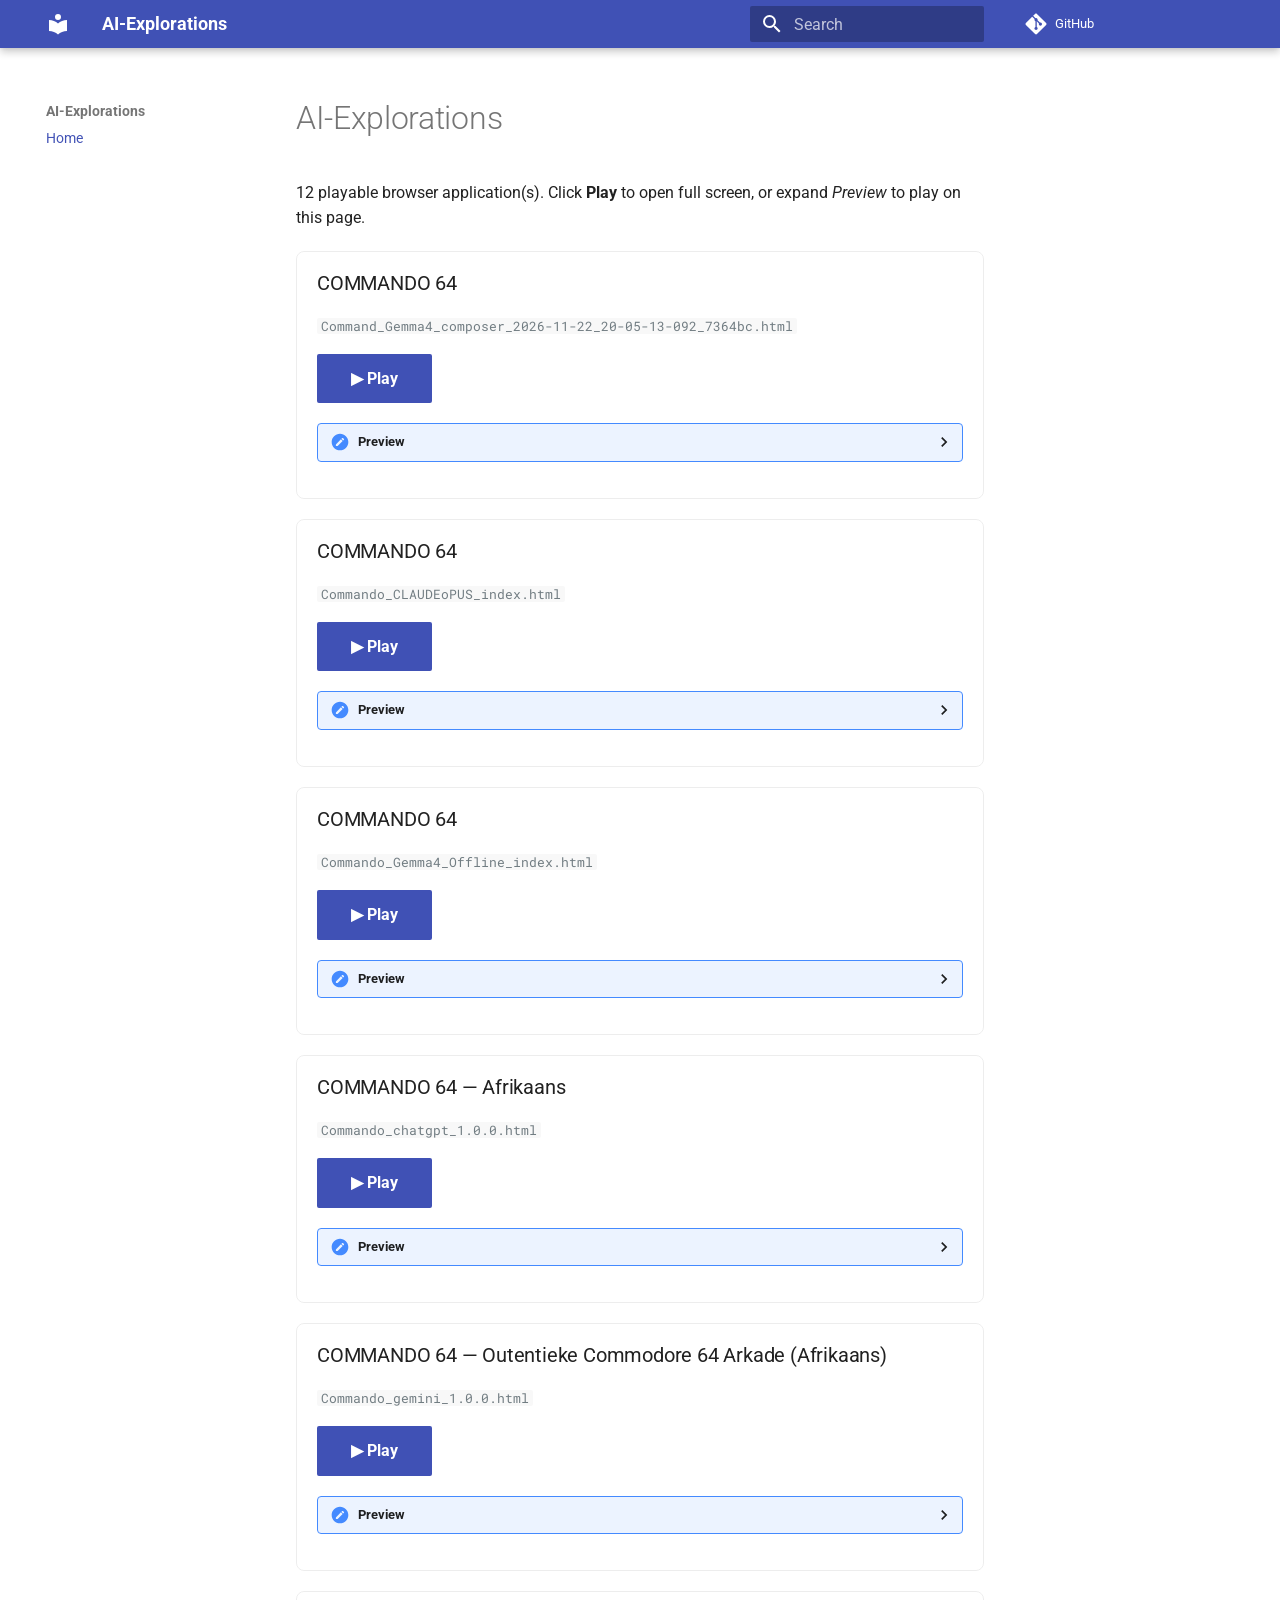
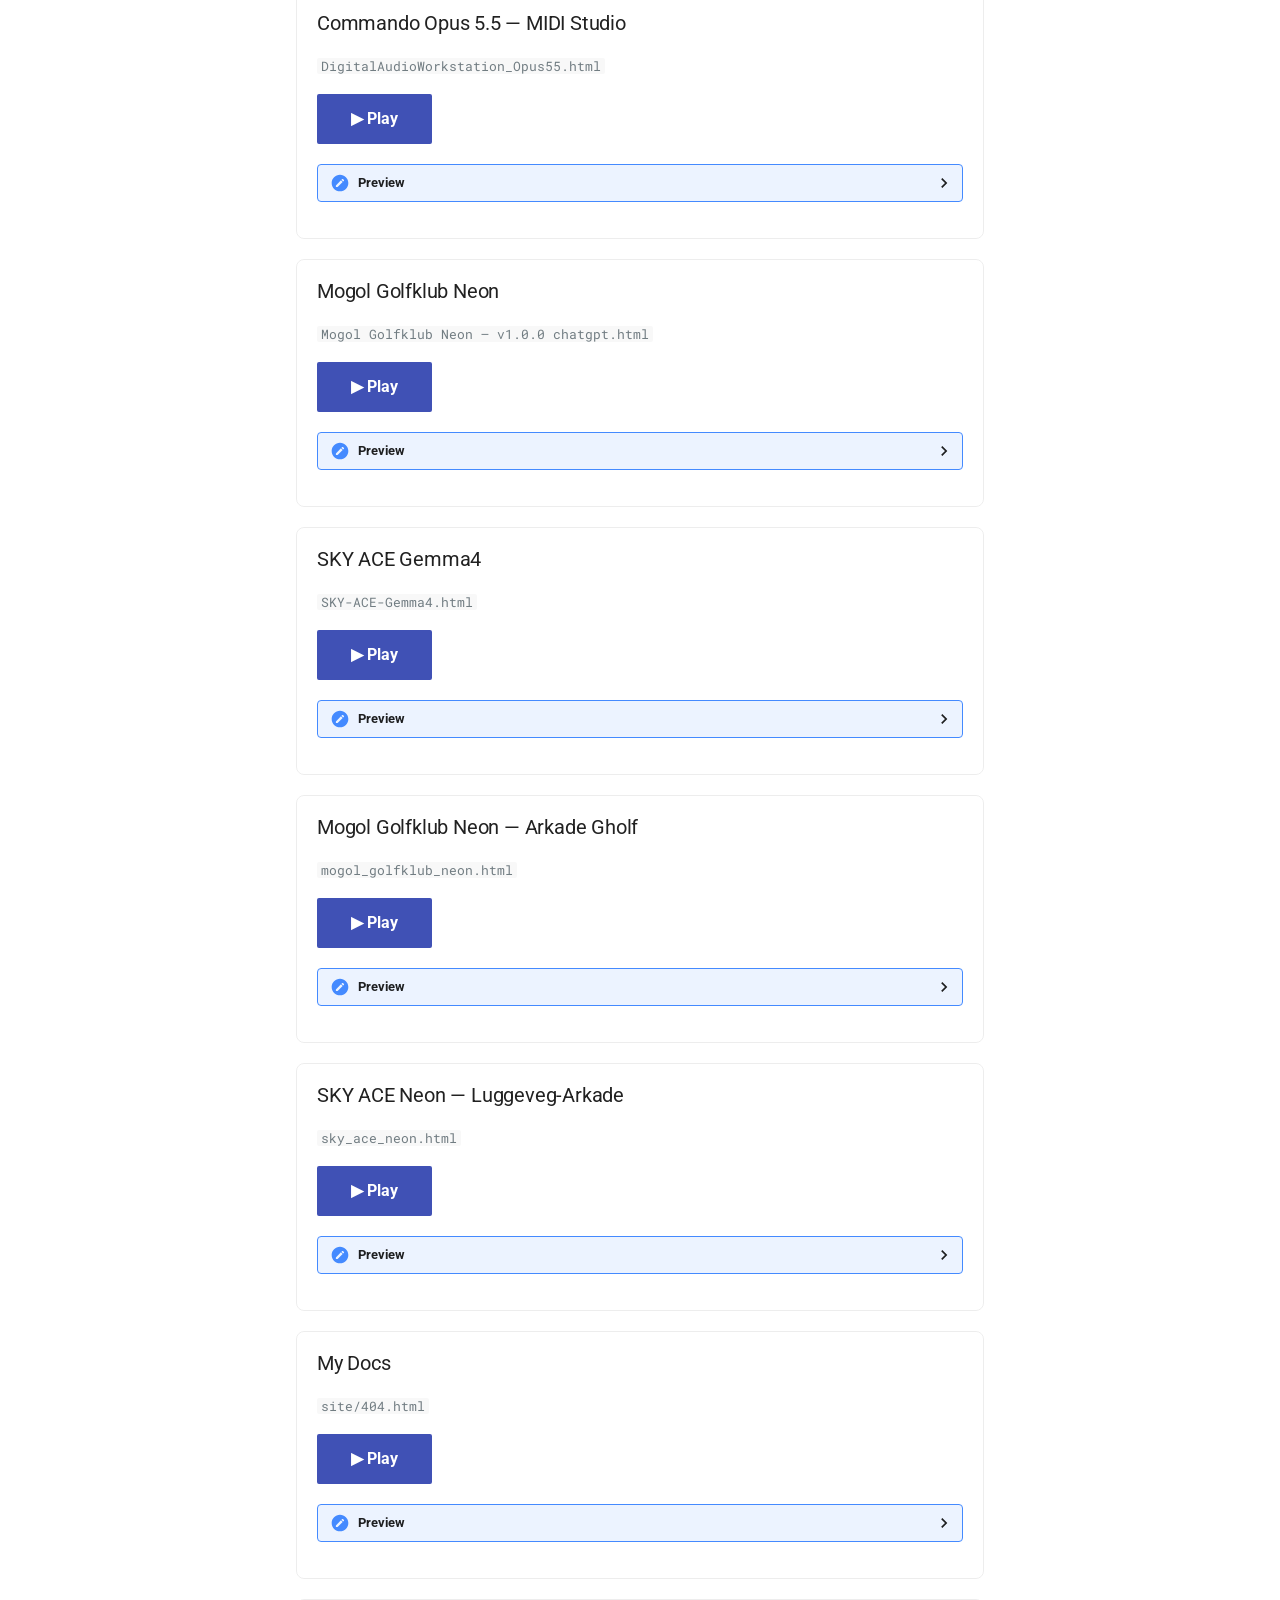
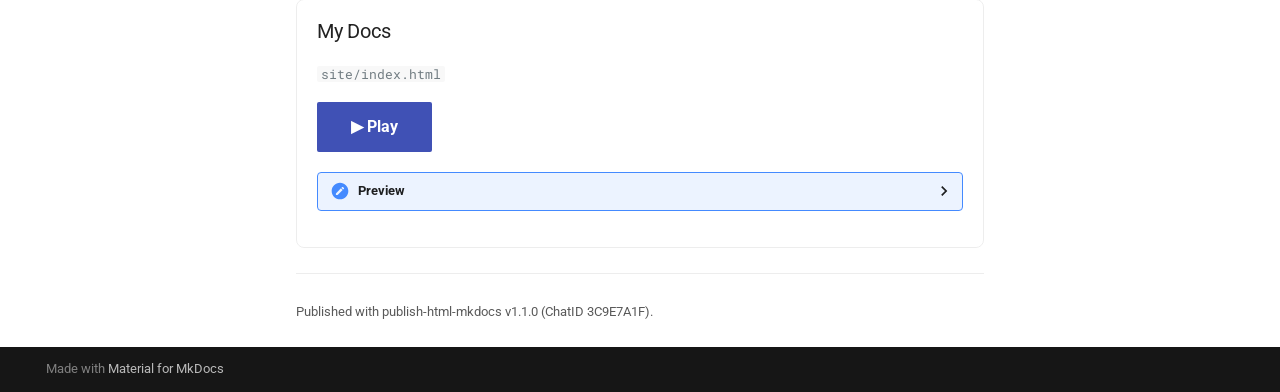
<file: index.html>
<!doctype html>
<html lang="en" class="no-js">
  <head>
    
      <meta charset="utf-8">
      <meta name="viewport" content="width=device-width,initial-scale=1">
      
      
      
        <link rel="canonical" href="https://pappavis.github.io/AI-Explorations/">
      
      
      
      
        
      
      
      <link rel="icon" href="assets/images/favicon.png">
      <meta name="generator" content="mkdocs-1.6.1, mkdocs-material-9.8.2">
    
    
      
        <title>AI-Explorations</title>
      
    
    
      <link rel="stylesheet" href="assets/stylesheets/main.57a0d79d.min.css">
      
      


    
    
      
    
    
      
        
        
        <link rel="preconnect" href="https://fonts.gstatic.com" crossorigin>
        <link rel="stylesheet" href="https://fonts.googleapis.com/css?family=Roboto:300,300i,400,400i,700,700i%7CRoboto+Mono:400,400i,700,700i&display=fallback">
        <style>:root{--md-text-font:"Roboto";--md-code-font:"Roboto Mono"}</style>
      
    
    
      <link rel="stylesheet" href="assets/games.css">
    
    <script>__md_scope=new URL(".",location),__md_hash=e=>[...e].reduce(((e,_)=>(e<<5)-e+_.charCodeAt(0)),0),__md_get=(e,_=localStorage,t=__md_scope)=>JSON.parse(_.getItem(t.pathname+"."+e)),__md_set=(e,_,t=localStorage,a=__md_scope)=>{try{t.setItem(a.pathname+"."+e,JSON.stringify(_))}catch(e){}}</script>
    
      

    
    
  </head>
  
  
    <body dir="ltr">
  
    
    <input class="md-toggle" data-md-toggle="drawer" type="checkbox" id="__drawer" autocomplete="off">
    <input class="md-toggle" data-md-toggle="search" type="checkbox" id="__search" autocomplete="off">
    <label class="md-overlay" for="__drawer"></label>
    <div data-md-component="skip">
      
        
        <a href="#ai-explorations" class="md-skip">
          Skip to content
        </a>
      
    </div>
    <div data-md-component="announce">
      
    </div>
    
    
      

  

<header class="md-header md-header--shadow" data-md-component="header">
  <nav class="md-header__inner md-grid" aria-label="Header">
    <a href="." title="AI-Explorations" class="md-header__button md-logo" aria-label="AI-Explorations" data-md-component="logo">
      
  
  <svg xmlns="http://www.w3.org/2000/svg" viewBox="0 0 24 24"><path d="M12 8a3 3 0 0 0 3-3 3 3 0 0 0-3-3 3 3 0 0 0-3 3 3 3 0 0 0 3 3m0 3.54C9.64 9.35 6.5 8 3 8v11c3.5 0 6.64 1.35 9 3.54 2.36-2.19 5.5-3.54 9-3.54V8c-3.5 0-6.64 1.35-9 3.54"/></svg>

    </a>
    <label class="md-header__button md-icon" for="__drawer">
      
      <svg xmlns="http://www.w3.org/2000/svg" viewBox="0 0 24 24"><path d="M3 6h18v2H3zm0 5h18v2H3zm0 5h18v2H3z"/></svg>
    </label>
    <div class="md-header__title" data-md-component="header-title">
      <div class="md-header__ellipsis">
        <div class="md-header__topic">
          <span class="md-ellipsis">
            AI-Explorations
          </span>
        </div>
        <div class="md-header__topic" data-md-component="header-topic">
          <span class="md-ellipsis">
            
              Home
            
          </span>
        </div>
      </div>
    </div>
    
    
      <script>var palette=__md_get("__palette");if(palette&&palette.color){if("(prefers-color-scheme)"===palette.color.media){var media=matchMedia("(prefers-color-scheme: light)"),input=document.querySelector(media.matches?"[data-md-color-media='(prefers-color-scheme: light)']":"[data-md-color-media='(prefers-color-scheme: dark)']");palette.color.media=input.getAttribute("data-md-color-media"),palette.color.scheme=input.getAttribute("data-md-color-scheme"),palette.color.primary=input.getAttribute("data-md-color-primary"),palette.color.accent=input.getAttribute("data-md-color-accent")}for(var[key,value]of Object.entries(palette.color))document.body.setAttribute("data-md-color-"+key,value)}</script>
    
    
    
      
      
        <label class="md-header__button md-icon" for="__search">
          
          <svg xmlns="http://www.w3.org/2000/svg" viewBox="0 0 24 24"><path d="M9.5 3A6.5 6.5 0 0 1 16 9.5c0 1.61-.59 3.09-1.56 4.23l.27.27h.79l5 5-1.5 1.5-5-5v-.79l-.27-.27A6.52 6.52 0 0 1 9.5 16 6.5 6.5 0 0 1 3 9.5 6.5 6.5 0 0 1 9.5 3m0 2C7 5 5 7 5 9.5S7 14 9.5 14 14 12 14 9.5 12 5 9.5 5"/></svg>
        </label>
        <div class="md-search" data-md-component="search" role="dialog">
  <label class="md-search__overlay" for="__search"></label>
  <div class="md-search__inner" role="search">
    <form class="md-search__form" name="search">
      <input type="text" class="md-search__input" name="query" aria-label="Search" placeholder="Search" autocapitalize="off" autocorrect="off" autocomplete="off" spellcheck="false" data-md-component="search-query" required>
      <label class="md-search__icon md-icon" for="__search">
        
        <svg xmlns="http://www.w3.org/2000/svg" viewBox="0 0 24 24"><path d="M9.5 3A6.5 6.5 0 0 1 16 9.5c0 1.61-.59 3.09-1.56 4.23l.27.27h.79l5 5-1.5 1.5-5-5v-.79l-.27-.27A6.52 6.52 0 0 1 9.5 16 6.5 6.5 0 0 1 3 9.5 6.5 6.5 0 0 1 9.5 3m0 2C7 5 5 7 5 9.5S7 14 9.5 14 14 12 14 9.5 12 5 9.5 5"/></svg>
        
        <svg xmlns="http://www.w3.org/2000/svg" viewBox="0 0 24 24"><path d="M20 11v2H8l5.5 5.5-1.42 1.42L4.16 12l7.92-7.92L13.5 5.5 8 11z"/></svg>
      </label>
      <nav class="md-search__options" aria-label="Search">
        
        <button type="reset" class="md-search__icon md-icon" title="Clear" aria-label="Clear" tabindex="-1">
          
          <svg xmlns="http://www.w3.org/2000/svg" viewBox="0 0 24 24"><path d="M19 6.41 17.59 5 12 10.59 6.41 5 5 6.41 10.59 12 5 17.59 6.41 19 12 13.41 17.59 19 19 17.59 13.41 12z"/></svg>
        </button>
      </nav>
      
    </form>
    <div class="md-search__output">
      <div class="md-search__scrollwrap" tabindex="0" data-md-scrollfix>
        <div class="md-search-result" data-md-component="search-result">
          <div class="md-search-result__meta">
            Initializing search
          </div>
          <ol class="md-search-result__list" role="presentation"></ol>
        </div>
      </div>
    </div>
  </div>
</div>
      
    
    
      <div class="md-header__source">
        <a href="https://github.com/pappavis/AI-Explorations" title="Go to repository" class="md-source" data-md-component="source">
  <div class="md-source__icon md-icon">
    
    <svg xmlns="http://www.w3.org/2000/svg" viewBox="0 0 448 512"><!--! Font Awesome Free 7.1.0 by @fontawesome - https://fontawesome.com License - https://fontawesome.com/license/free (Icons: CC BY 4.0, Fonts: SIL OFL 1.1, Code: MIT License) Copyright 2025 Fonticons, Inc.--><path d="M439.6 236.1 244 40.5c-5.4-5.5-12.8-8.5-20.4-8.5s-15 3-20.4 8.4L162.5 81l51.5 51.5c27.1-9.1 52.7 16.8 43.4 43.7l49.7 49.7c34.2-11.8 61.2 31 35.5 56.7-26.5 26.5-70.2-2.9-56-37.3L240.3 199v121.9c25.3 12.5 22.3 41.8 9.1 55-6.4 6.4-15.2 10.1-24.3 10.1s-17.8-3.6-24.3-10.1c-17.6-17.6-11.1-46.9 11.2-56v-123c-20.8-8.5-24.6-30.7-18.6-45L142.6 101 8.5 235.1C3 240.6 0 247.9 0 255.5s3 15 8.5 20.4l195.6 195.7c5.4 5.4 12.7 8.4 20.4 8.4s15-3 20.4-8.4l194.7-194.7c5.4-5.4 8.4-12.8 8.4-20.4s-3-15-8.4-20.4"/></svg>
  </div>
  <div class="md-source__repository">
    GitHub
  </div>
</a>
      </div>
    
  </nav>
  
</header>
    
    <div class="md-container" data-md-component="container">
      
      
        
          
        
      
      <main class="md-main" data-md-component="main">
        <div class="md-main__inner md-grid">
          
            
              
              <div class="md-sidebar md-sidebar--primary" data-md-component="sidebar" data-md-type="navigation" >
                <div class="md-sidebar__scrollwrap">
                  <div class="md-sidebar__inner">
                    



<nav class="md-nav md-nav--primary" aria-label="Navigation" data-md-level="0">
  <label class="md-nav__title" for="__drawer">
    <a href="." title="AI-Explorations" class="md-nav__button md-logo" aria-label="AI-Explorations" data-md-component="logo">
      
  
  <svg xmlns="http://www.w3.org/2000/svg" viewBox="0 0 24 24"><path d="M12 8a3 3 0 0 0 3-3 3 3 0 0 0-3-3 3 3 0 0 0-3 3 3 3 0 0 0 3 3m0 3.54C9.64 9.35 6.5 8 3 8v11c3.5 0 6.64 1.35 9 3.54 2.36-2.19 5.5-3.54 9-3.54V8c-3.5 0-6.64 1.35-9 3.54"/></svg>

    </a>
    AI-Explorations
  </label>
  
    <div class="md-nav__source">
      <a href="https://github.com/pappavis/AI-Explorations" title="Go to repository" class="md-source" data-md-component="source">
  <div class="md-source__icon md-icon">
    
    <svg xmlns="http://www.w3.org/2000/svg" viewBox="0 0 448 512"><!--! Font Awesome Free 7.1.0 by @fontawesome - https://fontawesome.com License - https://fontawesome.com/license/free (Icons: CC BY 4.0, Fonts: SIL OFL 1.1, Code: MIT License) Copyright 2025 Fonticons, Inc.--><path d="M439.6 236.1 244 40.5c-5.4-5.5-12.8-8.5-20.4-8.5s-15 3-20.4 8.4L162.5 81l51.5 51.5c27.1-9.1 52.7 16.8 43.4 43.7l49.7 49.7c34.2-11.8 61.2 31 35.5 56.7-26.5 26.5-70.2-2.9-56-37.3L240.3 199v121.9c25.3 12.5 22.3 41.8 9.1 55-6.4 6.4-15.2 10.1-24.3 10.1s-17.8-3.6-24.3-10.1c-17.6-17.6-11.1-46.9 11.2-56v-123c-20.8-8.5-24.6-30.7-18.6-45L142.6 101 8.5 235.1C3 240.6 0 247.9 0 255.5s3 15 8.5 20.4l195.6 195.7c5.4 5.4 12.7 8.4 20.4 8.4s15-3 20.4-8.4l194.7-194.7c5.4-5.4 8.4-12.8 8.4-20.4s-3-15-8.4-20.4"/></svg>
  </div>
  <div class="md-source__repository">
    GitHub
  </div>
</a>
    </div>
  
  <ul class="md-nav__list" data-md-scrollfix>
    
      
      
  
  
    
  
  
  
    <li class="md-nav__item md-nav__item--active">
      
      <input class="md-nav__toggle md-toggle" type="checkbox" id="__toc">
      
      
        
      
      
      <a href="." class="md-nav__link md-nav__link--active">
        
  
  
  <span class="md-ellipsis">
    
  
    Home
  

    
  </span>
  
  

      </a>
      
    </li>
  

    
  </ul>
</nav>
                  </div>
                </div>
              </div>
            
            
              
              <div class="md-sidebar md-sidebar--secondary" data-md-component="sidebar" data-md-type="toc" >
                <div class="md-sidebar__scrollwrap">
                  <div class="md-sidebar__inner">
                    

<nav class="md-nav md-nav--secondary" aria-label="Table of contents">
  
  
  
    
  
  
</nav>
                  </div>
                </div>
              </div>
            
          
          
            <div class="md-content" data-md-component="content">
              
              <article class="md-content__inner md-typeset">
                
                  


  
  


<h1 id="ai-explorations">AI-Explorations</h1>
<p>12 playable browser application(s). Click <strong>Play</strong> to open full screen, or expand <em>Preview</em> to play on this page.</p>
<div class="game-card">
<h3>COMMANDO 64</h3>
<p class="game-path"><code>Command_Gemma4_composer_2026-11-22_20-05-13-092_7364bc.html</code></p>
<p><a class="md-button md-button--primary" href="play/Command_Gemma4_composer_2026-11-22_20-05-13-092_7364bc.html" target="_blank" rel="noopener">&#9654; Play</a></p>
<details><summary>Preview</summary>
<iframe class="game-frame" src="play/Command_Gemma4_composer_2026-11-22_20-05-13-092_7364bc.html" title="COMMANDO 64" loading="lazy" allow="autoplay; fullscreen; gamepad; midi" allowfullscreen></iframe>
</details>
</div>

<div class="game-card">
<h3>COMMANDO 64</h3>
<p class="game-path"><code>Commando_CLAUDEoPUS_index.html</code></p>
<p><a class="md-button md-button--primary" href="play/Commando_CLAUDEoPUS_index.html" target="_blank" rel="noopener">&#9654; Play</a></p>
<details><summary>Preview</summary>
<iframe class="game-frame" src="play/Commando_CLAUDEoPUS_index.html" title="COMMANDO 64" loading="lazy" allow="autoplay; fullscreen; gamepad; midi" allowfullscreen></iframe>
</details>
</div>

<div class="game-card">
<h3>COMMANDO 64</h3>
<p class="game-path"><code>Commando_Gemma4_Offline_index.html</code></p>
<p><a class="md-button md-button--primary" href="play/Commando_Gemma4_Offline_index.html" target="_blank" rel="noopener">&#9654; Play</a></p>
<details><summary>Preview</summary>
<iframe class="game-frame" src="play/Commando_Gemma4_Offline_index.html" title="COMMANDO 64" loading="lazy" allow="autoplay; fullscreen; gamepad; midi" allowfullscreen></iframe>
</details>
</div>

<div class="game-card">
<h3>COMMANDO 64 — Afrikaans</h3>
<p class="game-path"><code>Commando_chatgpt_1.0.0.html</code></p>
<p><a class="md-button md-button--primary" href="play/Commando_chatgpt_1.0.0.html" target="_blank" rel="noopener">&#9654; Play</a></p>
<details><summary>Preview</summary>
<iframe class="game-frame" src="play/Commando_chatgpt_1.0.0.html" title="COMMANDO 64 — Afrikaans" loading="lazy" allow="autoplay; fullscreen; gamepad; midi" allowfullscreen></iframe>
</details>
</div>

<div class="game-card">
<h3>COMMANDO 64 — Outentieke Commodore 64 Arkade (Afrikaans)</h3>
<p class="game-path"><code>Commando_gemini_1.0.0.html</code></p>
<p><a class="md-button md-button--primary" href="play/Commando_gemini_1.0.0.html" target="_blank" rel="noopener">&#9654; Play</a></p>
<details><summary>Preview</summary>
<iframe class="game-frame" src="play/Commando_gemini_1.0.0.html" title="COMMANDO 64 — Outentieke Commodore 64 Arkade (Afrikaans)" loading="lazy" allow="autoplay; fullscreen; gamepad; midi" allowfullscreen></iframe>
</details>
</div>

<div class="game-card">
<h3>Commando Opus 5.5 — MIDI Studio</h3>
<p class="game-path"><code>DigitalAudioWorkstation_Opus55.html</code></p>
<p><a class="md-button md-button--primary" href="play/DigitalAudioWorkstation_Opus55.html" target="_blank" rel="noopener">&#9654; Play</a></p>
<details><summary>Preview</summary>
<iframe class="game-frame" src="play/DigitalAudioWorkstation_Opus55.html" title="Commando Opus 5.5 — MIDI Studio" loading="lazy" allow="autoplay; fullscreen; gamepad; midi" allowfullscreen></iframe>
</details>
</div>

<div class="game-card">
<h3>Mogol Golfklub Neon</h3>
<p class="game-path"><code>Mogol Golfklub Neon — v1.0.0 chatgpt.html</code></p>
<p><a class="md-button md-button--primary" href="play/Mogol%20Golfklub%20Neon%20%E2%80%94%20v1.0.0%20chatgpt.html" target="_blank" rel="noopener">&#9654; Play</a></p>
<details><summary>Preview</summary>
<iframe class="game-frame" src="play/Mogol%20Golfklub%20Neon%20%E2%80%94%20v1.0.0%20chatgpt.html" title="Mogol Golfklub Neon" loading="lazy" allow="autoplay; fullscreen; gamepad; midi" allowfullscreen></iframe>
</details>
</div>

<div class="game-card">
<h3>SKY ACE Gemma4</h3>
<p class="game-path"><code>SKY-ACE-Gemma4.html</code></p>
<p><a class="md-button md-button--primary" href="play/SKY-ACE-Gemma4.html" target="_blank" rel="noopener">&#9654; Play</a></p>
<details><summary>Preview</summary>
<iframe class="game-frame" src="play/SKY-ACE-Gemma4.html" title="SKY ACE Gemma4" loading="lazy" allow="autoplay; fullscreen; gamepad; midi" allowfullscreen></iframe>
</details>
</div>

<div class="game-card">
<h3>Mogol Golfklub Neon — Arkade Gholf</h3>
<p class="game-path"><code>mogol_golfklub_neon.html</code></p>
<p><a class="md-button md-button--primary" href="play/mogol_golfklub_neon.html" target="_blank" rel="noopener">&#9654; Play</a></p>
<details><summary>Preview</summary>
<iframe class="game-frame" src="play/mogol_golfklub_neon.html" title="Mogol Golfklub Neon — Arkade Gholf" loading="lazy" allow="autoplay; fullscreen; gamepad; midi" allowfullscreen></iframe>
</details>
</div>

<div class="game-card">
<h3>SKY ACE Neon — Luggeveg-Arkade</h3>
<p class="game-path"><code>sky_ace_neon.html</code></p>
<p><a class="md-button md-button--primary" href="play/sky_ace_neon.html" target="_blank" rel="noopener">&#9654; Play</a></p>
<details><summary>Preview</summary>
<iframe class="game-frame" src="play/sky_ace_neon.html" title="SKY ACE Neon — Luggeveg-Arkade" loading="lazy" allow="autoplay; fullscreen; gamepad; midi" allowfullscreen></iframe>
</details>
</div>

<div class="game-card">
<h3>My Docs</h3>
<p class="game-path"><code>site/404.html</code></p>
<p><a class="md-button md-button--primary" href="play/site/404.html" target="_blank" rel="noopener">&#9654; Play</a></p>
<details><summary>Preview</summary>
<iframe class="game-frame" src="play/site/404.html" title="My Docs" loading="lazy" allow="autoplay; fullscreen; gamepad; midi" allowfullscreen></iframe>
</details>
</div>

<div class="game-card">
<h3>My Docs</h3>
<p class="game-path"><code>site/index.html</code></p>
<p><a class="md-button md-button--primary" href="play/site/index.html" target="_blank" rel="noopener">&#9654; Play</a></p>
<details><summary>Preview</summary>
<iframe class="game-frame" src="play/site/index.html" title="My Docs" loading="lazy" allow="autoplay; fullscreen; gamepad; midi" allowfullscreen></iframe>
</details>
</div>

<hr />
<p><small>Published with publish-html-mkdocs v1.1.0 (ChatID 3C9E7A1F).</small></p>












                
              </article>
            </div>
          
          
<script>var target=document.getElementById(location.hash.slice(1));target&&target.name&&(target.checked=target.name.startsWith("__tabbed_"))</script>
        </div>
        
          <button type="button" class="md-top md-icon" data-md-component="top" hidden>
  
  <svg xmlns="http://www.w3.org/2000/svg" viewBox="0 0 24 24"><path d="M13 20h-2V8l-5.5 5.5-1.42-1.42L12 4.16l7.92 7.92-1.42 1.42L13 8z"/></svg>
  Back to top
</button>
        
      </main>
      
        <footer class="md-footer">
  
  <div class="md-footer-meta md-typeset">
    <div class="md-footer-meta__inner md-grid">
      <div class="md-copyright">
  
  
    Made with
    <a href="https://squidfunk.github.io/mkdocs-material/" target="_blank" rel="noopener">
      Material for MkDocs
    </a>
  
</div>
      
    </div>
  </div>
</footer>
      
    </div>
    <div class="md-dialog" data-md-component="dialog">
      <div class="md-dialog__inner md-typeset"></div>
    </div>
    
    
    
      
      
      <script id="__config" type="application/json">{"annotate": null, "base": ".", "features": ["navigation.top"], "search": "assets/javascripts/workers/search.a7633da7.min.js", "tags": null, "translations": {"clipboard.copied": "Copied to clipboard", "clipboard.copy": "Copy to clipboard", "search.result.more.one": "1 more on this page", "search.result.more.other": "# more on this page", "search.result.none": "No matching documents", "search.result.one": "1 matching document", "search.result.other": "# matching documents", "search.result.placeholder": "Type to start searching", "search.result.term.missing": "Missing", "select.version": "Select version"}, "version": null}</script>
    
    
      <script src="assets/javascripts/bundle.a5f9d56c.min.js"></script>
      
    
  </body>
</html>
</file>
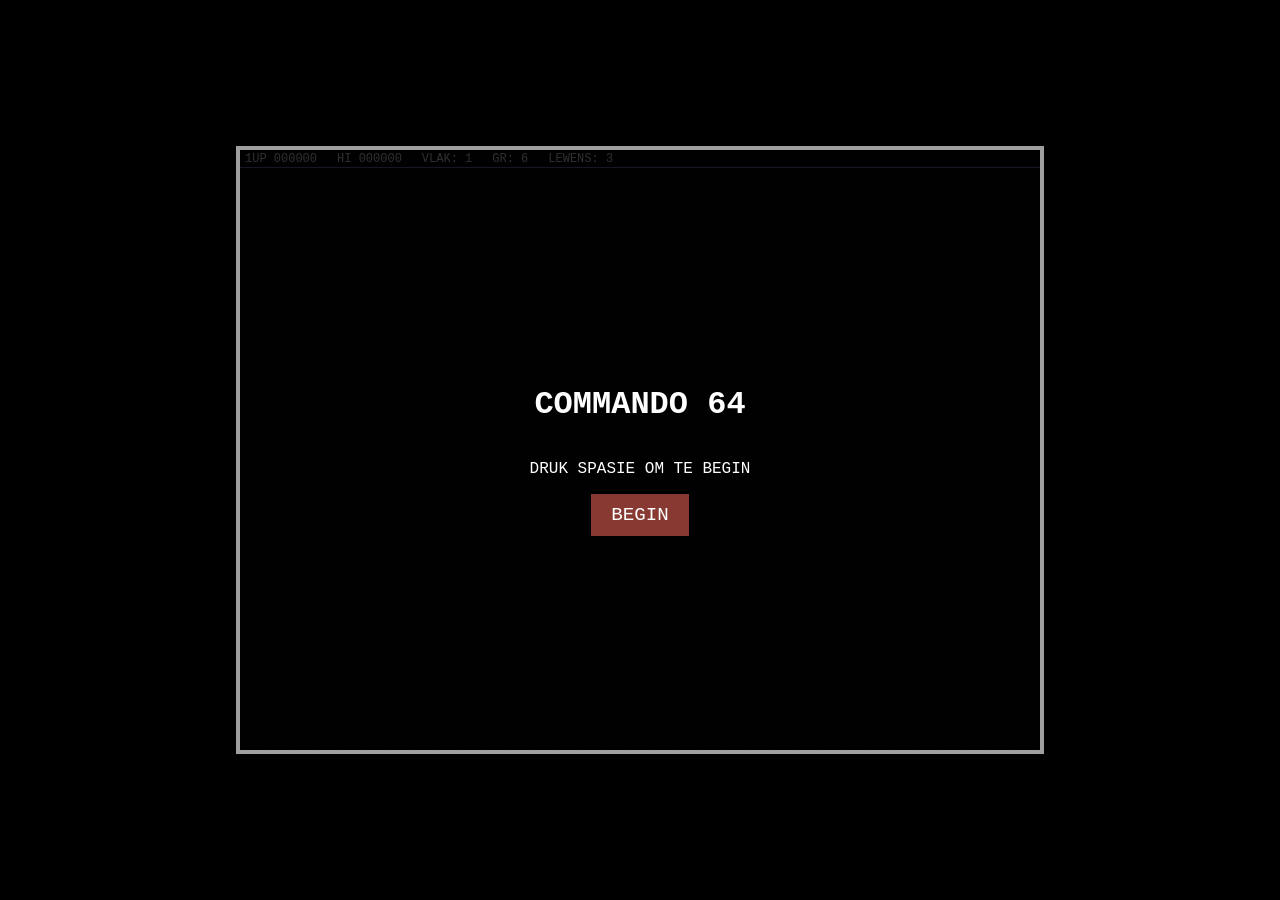
<file: examples/Command_Gemma4_composer_2026-11-22_20-05-13-092_7364bc.html>
<!DOCTYPE html>
<html lang="af">
<head>
    <meta charset="UTF-8">
    <meta name="viewport" content="width=device-width, initial-scale=1.0">
    <title>COMMANDO 64</title>
    <style>
        :root {
            --bg-color: #000000;
            --c64-blue: #40318d;
        }
        body {
            margin: 0;
            padding: 0;
            background-color: var(--bg-color);
            color: #ffffff;
            font-family: 'Courier New', Courier, monospace;
            display: flex;
            flex-direction: column;
            align-items: center;
            justify-content: center;
            height: 100vh;
            overflow: hidden;
        }
        #game-container {
            position: relative;
            border: 4px solid #9f9f9f;
            box-shadow: 0 0 20px rgba(0,0,0,0.8);
        }
        canvas {
            display: block;
            background-color: #000000;
            image-rendering: pixelated; /* Skakel beeldgladmaking af */
            width: 800px; /* Skalering vir die skerm */
            height: 600px;
        }
        #hud {
            position: absolute;
            top: 0;
            left: 0;
            width: 100%;
            height: 18px;
            background: #000000;
            border-bottom: 1px solid #7869c4;
            display: flex;
            align-items: center;
            padding: 0 5px;
            font-size: 12px;
            box-sizing: border-box;
        }
        #overlay {
            position: absolute;
            top: 0;
            left: 0;
            width: 100%;
            height: 100%;
            background: rgba(0,0,0,0.8);
            display: flex;
            flex-direction: column;
            align-items: center;
            justify-content: center;
            text-align: center;
            padding: 20px;
            box-sizing: border-box;
            pointer-events: none;
        }
        .btn {
            pointer-events: auto;
            padding: 10px 20px;
            background: #883932;
            color: white;
            border: none;
            cursor: pointer;
            font-family: inherit;
            font-size: 1.2rem;
        }
        .btn:hover { background: #bfce72; color: #000; }
        .hidden { display: none !important; }
        #crt-effect {
            position: absolute;
            top: 0;
            left: 0;
            width: 100%;
            height: 100%;
            pointer-events: none;
            background: linear-gradient(rgba(18, 16, 16, 0) 50%, rgba(0, 0, 0, 0.1) 50%), 
                        linear-gradient(90deg, rgba(255, 0, 0, 0.05), rgba(0, 255, 0, 0.02), rgba(0, 0, 255, 0.05));
            background-size: 100% 4px, 3px 100%;
        }
    </style>
</head>
<body>

    <div id="game-container">
        <div id="hud">
            <span>1UP <span id="score">000000</span></span>
            <span style="margin-left: 20px;">HI <span id="high-score">000000</span></span>
            <span style="margin-left: 20px;">VLAK: <span id="level">1</span></span>
            <span style="margin-left: 20px;">GR: <span id="grenades">6</span></span>
            <span style="margin-left: 20px;">LEWENS: <span id="lives">3</span></span>
        </div>
        <canvas id="gameCanvas" width="320" height="200"></canvas>
        <div id="crt-effect"></div>
        <div id="overlay">
            <h1 id="title">COMMANDO 64</h1>
            <p id="desc">DRUK SPASIE OM TE BEGIN</p>
            <button id="start-btn" class="btn">BEGIN</button>
        </div>
    </div>

<script>
/**
 * COMMANDO 64 - Meesterprompt Implementasie
 */

const canvas = document.getElementById('gameCanvas');
const ctx = canvas.getContext('2d');
ctx.imageSmoothingEnabled = false;

// --- KONSTANTES ---
const PALETTE = {
    0: '#000000', 1: '#ffffff', 2: '#883932', 3: '#67b6bd',
    4: '#8b3f96', 5: '#55a049', 6: '#40318d', 7: '#bfce72',
    8: '#8b5429', 9: '#574200', A: '#b86962', B: '#505050',
    C: '#787878', D: '#94e089', E: '#7869c4', F: '#9f9f9f'
};

const STAGE_LEN = 1880;
const PLAYER_SPEED = 1.2;
const BULLET_SPEED = 3.5;
const GRENADE_SPEED = 2.5;

// --- DATA STRUKTURE ---
let gameState = 'TITLE'; // TITLE, DEMO, PLAYING, PAUSED, LEVEL_COMPLETE, GAMEOVER
let score = 0;
let highScore = localStorage.getItem('c64_commando_high') || 0;
let lives = 3;
let level = 1;
let grenades = 6;
let camY = STAGE_LEN - 200;
let frameCount = 0;

const player = {
    x: 160, y: 180,
    vx: 0, vy: 0,
    angle: 0,
    hp: 1,
    invuln: 0,
    sprite: null
};

let bullets = [];
let enemies = [];
let particles = [];
let obstacles = [];
let groundGuns = [];
let clouds = [];

// --- SPRITE GENERATOR ---
function createSprite(w, h, color, name) {
    const offscreen = document.createElement('canvas');
    offscreen.width = w;
    offscreen.height = h;
    const octx = offscreen.getContext('2d');
    octx.fillStyle = color;
    octx.fillRect(0, 0, w, h);
    return { canvas: offscreen, ctx: octx, w, h };
}

const sprites = {
    player: createSprite(12, 14, PALETTE[5], 'player'),
    enemy: createSprite(12, 14, PALETTE[6], 'enemy'),
    bunker: createSprite(20, 6, PALETTE[8], 'bunker'),
    grenade: createSprite(8, 8, PALETTE[2], 'grenade'),
    helicopter: createSprite(30, 11, PALETTE[3], 'heli'),
    bridge: createSprite(48, 8, PALETTE[8], 'bridge'),
    gate: createSprite(64, 12, PALETTE[2], 'gate')
};

// --- AUDIO ENGINE ---
const audioCtx = new (window.AudioContext || window.webkitAudioContext)();
function playTone(freq, type, duration, vol) {
    const osc = audioCtx.createOscillator();
    const gain = audioCtx.createGain();
    osc.type = type;
    osc.frequency.setValueAtTime(freq, audioCtx.currentTime);
    gain.gain.setValueAtTime(vol, audioCtx.currentTime);
    gain.gain.exponentialRampToValueAtTime(0.001, audioCtx.currentTime + duration);
    osc.connect(gain);
    gain.connect(audioCtx.destination);
    osc.start();
    osc.stop(audioCtx.currentTime + duration);
}

function playM60() { playTone(440, 'square', 0.1, 0.1); }
function playGrenade() { playTone(200, 'sawtooth', 0.5, 0.2); }
function playExplosion() { playTone(100, 'triangle', 0.4, 0.3); }

// --- LEVELS & TERREIN ---
function initLevel(lvl) {
    obstacles = [];
    enemies = [];
    groundGuns = [];
    
    // Grondpad (Simpel loop)
    for(let i=0; i<STAGE_LEN; i+=40) {
        if(i % 120 === 0) obstacles.push({type: 'rock', x: i, y: 150, w: 20, h: 20});
        if(i % 240 === 0) obstacles.push({type: 'bunker', x: i, y: 140, w: 40, h: 10});
        if(i % 400 === 0) obstacles.push({type: 'palm', x: i, y: 100, w: 10, h: 80});
    }

    // Riviere & Brûe
    const riverY = 140;
    obstacles.push({type: 'river', x: 0, y: riverY, w: 320, h: 20});
    obstacles.push({type: 'bridge', x: 100, y: riverY, w: 120, h: 10});

    // Vestinghek aan die einde
    obstacles.push({type: 'gate', x: 0, y: STAGE_LEN - 100, w: 320, h: 20});

    // Vyande
    for(let i=0; i<10 + lvl*2; i++) {
        enemies.push({
            x: Math.random() * 320,
            y: 100 + Math.random() * 1000,
            type: Math.random() > 0.7 ? 'heavy' : 'scout',
            hp: 2,
            vx: (Math.random() - 0.5) * 2,
            vy: (Math.random() - 0.5) * 2
        });
    }
    
    // Ground Guns
    for(let i=0; i<3; i++) {
        groundGuns.push({x: Math.random()*320, y: Math.random()*STAGE_LEN, timer: 0});
    }
}

// --- GAME LOGIC ---
function update() {
    if (gameState !== 'PLAYING') return;

    frameCount++;
    
    // Player Movement
    if (keys['KeyW']) { player.vy -= PLAYER_SPEED; player.angle -= 0.05; }
    if (keys['KeyS']) { player.vy += PLAYER_SPEED; player.angle += 0.05; }
    if (keys['KeyA']) { player.vx -= PLAYER_SPEED; player.angle += 0.05; }
    if (keys['KeyD']) { player.vx += PLAYER_SPEED; player.angle -= 0.05; }

    player.x += player.vx;
    player.y += player.vy;
    player.vx *= 0.9;
    player.vy *= 0.9;
    if (player.invuln > 0) player.invuln--;

    // Camera Scroll (One-way Upwards)
    if (player.y > camY + 120) {
        camY -= (player.y - (camY + 120)) * 0.1;
    }

    // Bullets
    bullets.forEach((b, i) => {
        b.x += b.vx;
        b.y += b.vy;
        b.life--;
        if (b.life <= 0) bullets.splice(i, 1);
    });

    // Enemies
    enemies.forEach((en, i) => {
        en.x += en.vx;
        en.y += en.vy;
        if (en.x < 0 || en.x > 320) en.vx *= -1;
        
        // Collision with bullets
        bullets.forEach((b, bi) => {
            if (Math.hypot(en.x - b.x, en.y - b.y) < 15) {
                en.hp--;
                bullets.splice(bi, 1);
                if (en.hp <= 0) {
                    enemies.splice(i, 1);
                    score += (en.type === 'heavy' ? 500 : 300);
                    playExplosion();
                    updateHUD();
                }
            }
        });

        // Collision with player
        if (player.invuln === 0 && Math.hypot(en.x - player.x, en.y - player.y) < 20) {
            die();
        }
    });

    // Ground Guns
    groundGuns.forEach(g => {
        g.timer++;
        if (g.timer % 60 === 0) {
            let angle = Math.atan2(player.y - g.y, player.x - g.x);
            bullets.push({x: g.x, y: g.y, vx: Math.cos(angle)*2, vy: Math.sin(angle)*2, life: 60});
        }
    });

    // Goal Check
    if (player.y > STAGE_LEN - 120 && player.y < STAGE_LEN - 80) {
        if (enemies.length === 0) {
            gameState = 'LEVEL_COMPLETE';
            setTimeout(() => {
                level++;
                initLevel(level);
                gameState = 'PLAYING';
                player.x = 160; player.y = 180;
            }, 2000);
        }
    }

    // Particles
    particles.forEach((p, i) => {
        p.x += p.vx; p.y += p.vy;
        p.life--;
        if (p.life <= 0) particles.splice(i, 1);
    });

    if (gameState === 'DEMO') {
        if (frameCount > 450) gameState = 'PLAYING';
    }
}

function die() {
    lives--;
    playExplosion();
    updateHUD();
    if (lives <= 0) {
        gameState = 'GAMEOVER';
        if (score > highScore) {
            highScore = score;
            localStorage.setItem('c64_commando_high', highScore);
        }
        document.getElementById('high-score').innerText = highScore.toString().padStart(6, '0');
    } else {
        player.invuln = 60;
        player.x = 160;
        player.y = 180;
    }
}

function draw() {
    ctx.clearRect(0, 0, 320, 200);
    ctx.save();
    ctx.translate(0, -camY);

    // Draw Terrain
    obstacles.forEach(o => {
        if (o.type === 'river') {
            ctx.fillStyle = PALETTE[6];
            ctx.fillRect(o.x, o.y, o.w, o.h);
        } else if (o.type === 'bridge') {
            ctx.fillStyle = PALETTE[8];
            ctx.fillRect(o.x, o.y, o.w, o.h);
        } else if (o.type === 'rock') {
            ctx.fillStyle = PALETTE[B];
            ctx.fillRect(o.x, o.y, o.w, o.h);
        } else if (o.type === 'bunker') {
            ctx.fillStyle = PALETTE[8];
            ctx.fillRect(o.x, o.y, o.w, o.h);
        } else if (o.type === 'palm') {
            ctx.fillStyle = PALETTE[9]; // Trunk
            ctx.fillRect(o.x, o.y, o.w, o.h);
            ctx.fillStyle = PALETTE[5]; // Leaves (visual only)
            ctx.fillRect(o.x - 10, o.y - 10, o.w + 20, 10);
        } else if (o.type === 'gate') {
            ctx.fillStyle = PALETTE[2];
            ctx.fillRect(o.x, o.y, o.w, o.h);
        }
    });

    // Enemies
    enemies.forEach(en => {
        ctx.fillStyle = en.type === 'heavy' ? PALETTE[6] : PALETTE[2];
        ctx.fillRect(en.x, en.y, 12, 14);
    });

    // Bullets
    bullets.forEach(b => {
        ctx.fillStyle = '#fff';
        ctx.fillRect(b.x, b.y, 2, 2);
    });

    // Particles
    particles.forEach(p => {
        ctx.fillStyle = `rgba(${p.c}, ${p.c}, ${p.c}, ${p.life/30})`;
        ctx.fillRect(p.x, p.y, 2, 2);
    });

    // Player
    if (player.invuln % 10 < 5) {
        ctx.save();
        ctx.translate(player.x, player.y);
        ctx.rotate(player.angle);
        ctx.fillStyle = PALETTE[5];
        ctx.fillRect(-6, -7, 12, 14); // Simplified sprite
        ctx.restore();
    }

    ctx.restore();

    if (gameState === 'TITLE') {
        ctx.fillStyle = '#fff';
        ctx.font = '16px Courier New';
        ctx.fillText("COMMANDO 64", 110, 100);
        ctx.fillText("DRUK SPASIE OM TE BEGIN", 80, 140);
    } else if (gameState === 'DEMO') {
        ctx.fillStyle = '#fff';
        ctx.fillText("DEMO (15s) - DRUK SLEUTEL", 70, 180);
    } else if (gameState === 'LEVEL_COMPLETE') {
        ctx.fillStyle = '#fff';
        ctx.fillText("VESTING VEROORWIN!", 90, 100);
    } else if (gameState === 'GAMEOVER') {
        ctx.fillStyle = '#fff';
        ctx.fillText("SPEL VERBY", 130, 100);
        ctx.fillText("SKOOR: " + score, 110, 130);
    }

    requestAnimationFrame(() => {
        update();
        draw();
    });
}

// --- INPUTS ---
const keys = {};
window.onkeydown = e => {
    keys[e.code] = true;
    if (e.code === 'Space' && gameState === 'PLAYING' && grenades > 0) {
        grenades--;
        bullets.push({x: player.x, y: player.y, vx: Math.cos(player.angle)*GRENADE_SPEED, vy: Math.sin(player.angle)*GRENADE_SPEED, life: 100});
        playGrenade();
    }
    if (e.code === 'KeyP' || e.code === 'Escape') {
        gameState = (gameState === 'PAUSED') ? 'PLAYING' : 'PAUSED';
    }
    if (e.code === 'KeyM') {
        audioCtx.state === 'suspended' ? audioCtx.resume() : audioCtx.suspend();
    }
};
window.onkeyup = e => keys[e.code] = false;
window.onmousedown = e => {
    if (gameState === 'PLAYING') {
        let angle = Math.atan2(e.clientY - 300, e.clientX - 400); // Rough mouse angle
        bullets.push({x: player.x, y: player.y, vx: Math.cos(angle)*BULLET_SPEED, vy: Math.sin(angle)*BULLET_SPEED, life: 60});
        playM60();
    }
};

function updateHUD() {
    document.getElementById('score').innerText = score.toString().padStart(6, '0');
    document.getElementById('high-score').innerText = highScore.toString().padStart(6, '0');
    document.getElementById('level').innerText = level;
    document.getElementById('grenades').innerText = grenades;
    document.getElementById('lives').innerText = lives;
}

// --- START ---
startBtn.onclick = () => {
    overlay.classList.add('hidden');
    gameState = 'DEMO';
    initLevel(1);
    draw();
};

// TDD Suite for verification
function runTddSuite() {
    console.log("Running TDD Suite...");
    // 1. Check Resolution
    console.assert(canvas.width === 320 && canvas.height === 200, "Resolution Correct");
    // 2. Check Palette
    console.assert(PALETTE[5] === '#55a049', "Green Palette Correct");
    // 3. Check Initial Grenades
    console.assert(grenades === 6, "Grenades Initialized");
    // 4. Check Camera logic
    console.assert(camY < STAGE_LEN, "Camera Initialized");
    console.log("TDD Suite Complete.");
}

runTddSuite();
</script>
</body>
</html>
</file>
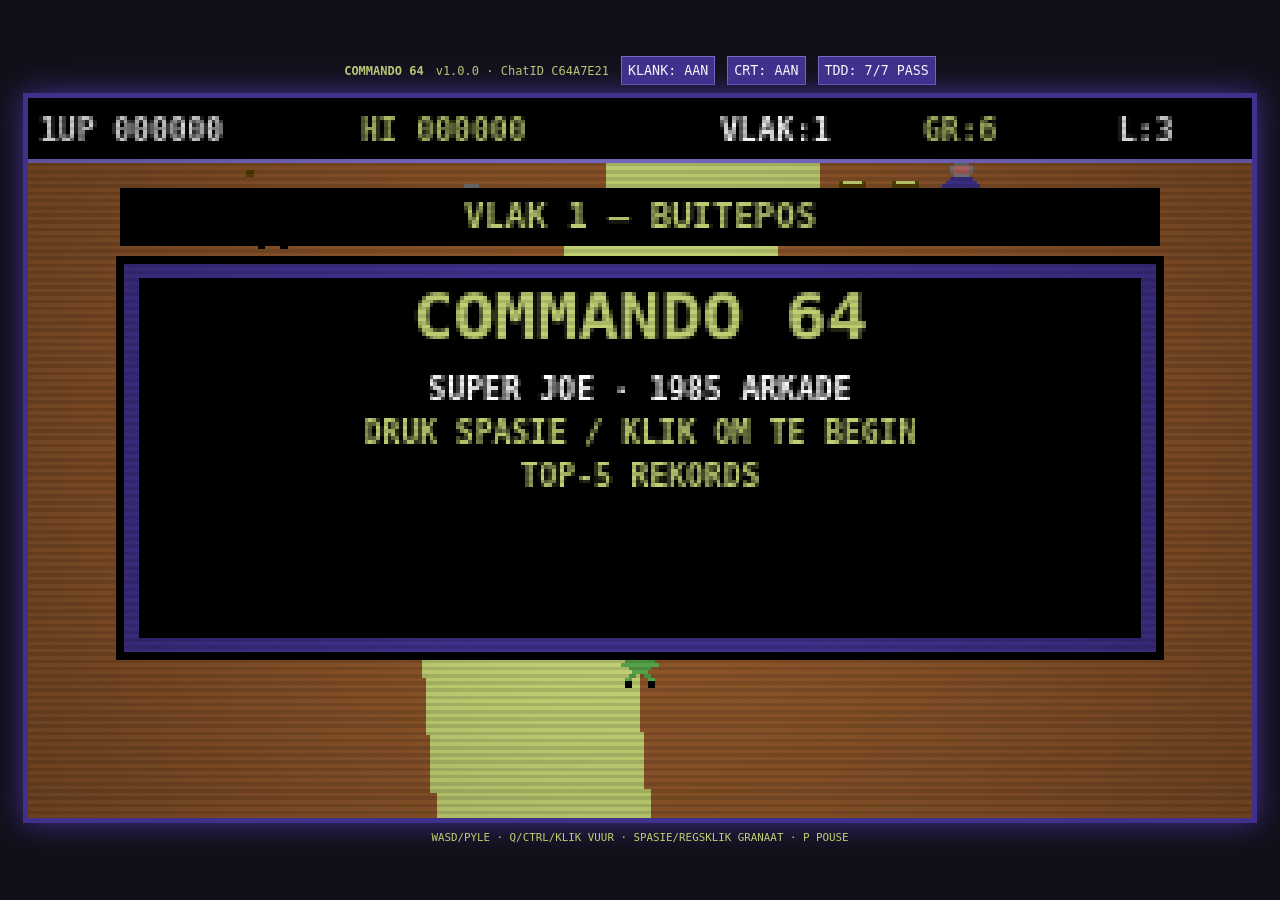
<file: examples/Commando_chatgpt_1.0.0.html>
<!doctype html><html lang="af"><head><meta charset="utf-8"><meta name="viewport" content="width=device-width,initial-scale=1,maximum-scale=1"><title>COMMANDO 64 — Afrikaans</title><style>html,body{margin:0;background:#101019;color:#bfce72;font-family:monospace;height:100%;overflow:hidden}main{height:100%;display:flex;flex-direction:column;align-items:center;justify-content:center;gap:8px}header{font-size:12px;display:flex;gap:12px;align-items:center;flex-wrap:wrap;justify-content:center}button{background:#40318d;color:white;border:1px solid #7869c4;padding:6px;cursor:pointer;font-family:inherit}canvas{width:min(96vw,calc(85vh * 1.6));max-height:80vh;aspect-ratio:8/5;image-rendering:pixelated;border:5px solid #40318d;box-shadow:0 0 28px #40318d;touch-action:none}#touch{display:none;position:fixed;bottom:10px;left:0;right:0;justify-content:space-between;padding:0 15px;pointer-events:none}#touch button{pointer-events:auto;opacity:.7;min-width:52px;min-height:52px}#touch .pad{display:grid;grid-template-columns:repeat(3,52px);grid-template-rows:repeat(3,52px)}#touch .pad button:first-child{grid-column:2}#touch .pad button:nth-child(2){grid-column:1;grid-row:2}#touch .pad button:nth-child(3){grid-column:3;grid-row:2}#touch .pad button:nth-child(4){grid-column:2;grid-row:3}#touch .actions{display:flex;gap:12px;align-items:end}dialog{background:#000;color:#bfce72;border:3px solid #7869c4;max-width:90vw}dialog::backdrop{background:#0009}@media(pointer:coarse){#touch{display:flex}canvas{max-height:66vh}}</style></head><body><main><header><strong>COMMANDO 64</strong><span>v1.0.0 · ChatID C64A7E21</span><button id="mute">KLANK: AAN</button><button id="crt">CRT: AAN</button><button id="tests">TDD: ...</button></header><canvas id="game" width="320" height="200" aria-label="Commando 64 speelveld"></canvas><small>WASD/PYLE · Q/CTRL/KLIK VUUR · SPASIE/REGSKLIK GRANAAT · P POUSE</small></main><div id="touch"><div class="pad"><button data-key="ArrowUp">▲</button><button data-key="ArrowLeft">◀</button><button data-key="ArrowRight">▶</button><button data-key="ArrowDown">▼</button></div><div class="actions"><button data-key="KeyQ">VUUR</button><button data-key="Space">GRANAAT</button></div></div><dialog id="testModal"><h3>INGEBOUDE TOETSE</h3><pre id="testResults"></pre><button onclick="this.closest('dialog').close()">SLUIT</button></dialog><script>
/* COMMANDO 64 v1.0.0 · Release ChatID C64A7E21 · selfstandige Afrikaans arcade-herskepping */
(function(){'use strict';
/* [A] KONSTANTES, PALET EN HULPFUNKSIES */
const C=['#000000','#ffffff','#883932','#67b6bd','#8b3f96','#55a049','#40318d','#bfce72','#8b5429','#574200','#b86962','#505050','#787878','#94e089','#7869c4','#9f9f9f'];
const cv=document.getElementById('game'),g=cv.getContext('2d',{alpha:false});g.imageSmoothingEnabled=false;
const W=320,H=200,HUD=18,LEN=1880,DEMO_LENGTH=15;const clamp=(x,a,b)=>Math.max(a,Math.min(b,x)),dist=(a,b)=>Math.hypot(a.x-b.x,a.y-b.y);const randGen=seed=>()=>{seed|=0;seed=seed+0x6D2B79F5|0;let t=Math.imul(seed^seed>>>15,1|seed);t=t+Math.imul(t^t>>>7,61|t)^t;return ((t^t>>>14)>>>0)/4294967296};
let state='TITELSKERM',stateTime=0,stage=1,cam=LEN-H,score=0,lives=3,grenades=6,nextLife=10000,muted=false,crt=true,hi=[],terrain=[],rivers=[],objects=[],enemies=[],bullets=[],bombs=[],fx=[],pickups=[],player,heli=null,gate=null,fortress=false,remaining=0,spawnTimer=0,spawned=0,shots=0,shake=0,notice='',noticeTime=0,levelTimer=0,demoAI=false;
const keys=new Set(), sprites={};let audio=null,noise=null,musicStep=0,musicClock=0;
try{hi=JSON.parse(localStorage.getItem('commando64.af.highscores')||'[]');if(!Array.isArray(hi))hi=[]}catch(e){hi=[]}
const text=(s,x,y,color=1,size=8,align='left')=>{g.fillStyle=C[color];g.font=`bold ${size}px monospace`;g.textAlign=align;g.fillText(s,x|0,y|0);g.textAlign='left'};
const rect=(x,y,w,h,c)=>{g.fillStyle=C[c];g.fillRect(x|0,y|0,Math.ceil(w),Math.ceil(h))};
const collide=(x,y,r=4)=>{if(x<7||x>313||y<24||y>LEN-6)return true;for(const rv of rivers){if(y>rv.y-7-r&&y<rv.y+8+r&&Math.abs(x-rv.bridge)>24-r)return true}for(const o of objects){if(!o.solid)continue;if(Math.abs(x-o.x)<o.w/2+r&&Math.abs(y-o.y)<o.h/2+r)return true}if(gate&&y<gate.y+10&&y>gate.y-10&&(x<128||x>192))return true;return false};
/* [B] SPRITE-RASTERISERING */
function sprite(name,rows,map){const c=document.createElement('canvas');c.width=rows[0].length;c.height=rows.length;const q=c.getContext('2d');q.imageSmoothingEnabled=false;rows.forEach((row,y)=>[...row].forEach((ch,x)=>{if(map[ch]!==undefined){q.fillStyle=C[map[ch]];q.fillRect(x,y,1,1)}}));sprites[name]=c}
const soldier=['....hhhh....','...hffffh...','...hffffh...','....hhhh....','...gggggg...','..gggggggg..','.gggggggggg.','...gggggg...','....gggg....','...gg..gg...','..gg....gg..','..bb....bb..','..bb....bb..','............'];
function makeSprites(){sprite('player',soldier,{h:2,f:10,g:5,b:0});sprite('enemy',soldier,{h:12,f:10,g:6,b:0});sprite('thrower',soldier,{h:2,f:10,g:2,b:0});sprite('officer',soldier,{h:7,f:10,g:7,b:0});sprite('heli',['...........gggggggg...........','.....gggggggggggggggggg.......','...gggggggggggggggggggggg.....','..gggggggggccccgggggggggg....','..gggggggggccccgggggggggg....','...gggggggggggggggggggggg.....','.....gggggggggggggggggg.......','...........gggggggg...........','............gggggg............','.........gggggggggg..........','.......gggggggggggggg........'],{g:5,c:3});sprite('jeep',['....gggggggg....','..gggggggggggg..','gggggggggggggggg','gggccccccccccggg','gggccccccccccggg','..bb........bb..','..bb........bb..','................'],{g:5,c:12,b:0});sprite('bike',['....bbbb....','..bbbbbbbb..','..bbggggbb..','....gggg....','..bbggggbb..','..bb....bb..','............','............'],{b:0,g:5})}makeSprites();
/* [C] VLAKBOUER EN ENTITEITE */
function newPlayer(){return{x:160,y:LEN-42,dir:{x:0,y:-1},inv:0,dead:0,walk:0,fire:0}}
function addEnemy(type,x,y,fort=false){let hp=type==='officer'?2:type==='jeep'?3:type==='bike'?2:1;enemies.push({type,x,y,hp,fort,fire:0.7+Math.random()*1.4,t:Math.random()*6,side:Math.random()<.5?-1:1})}
function buildStage(n){const r=randGen(311+n*971),theme=(n-1)%3;terrain=[];objects=[];enemies=[];bullets=[];bombs=[];fx=[];pickups=[];rivers=[];fortress=false;remaining=10+n*3;spawned=0;spawnTimer=0;gate={x:160,y:88,open:0};cam=LEN-H;player=newPlayer();heli=n===1?{x:150,y:LEN-70,t:0}:null;
 for(let i=0;i<2;i++)rivers.push({y:540+i*560,bridge:76+Math.floor(r()*4)*55});
 for(let i=0;i<175;i++){const x=12+r()*296,y=130+r()*(LEN-200);terrain.push({x,y,k:r(),size:1+r()*4})}
 for(let i=0;i<100;i++){let x=18+r()*284,y=135+r()*(LEN-225),type=r()<.43?'tree':r()<.52?'sand':'rock',w=type==='sand'?20:type==='rock'?14:12,h=type==='sand'?7:type==='rock'?11:9;if(Math.abs(x-160)<23&&y>LEN-220)continue;if(rivers.some(v=>Math.abs(y-v.y)<38))continue;objects.push({x,y,type,w,h,solid:true,dead:false})}
 for(let i=0;i<Math.min(58,26+n*3);i++){let x=20+r()*280,y=145+r()*(LEN-280);if(rivers.some(v=>Math.abs(y-v.y)<23))continue;addEnemy(i%13===0?'thrower':i%9===0?'trench':'infantry',x,y)}
 for(let i=0;i<7;i++){let x=25+r()*270,y=190+r()*(LEN-360);if(rivers.some(v=>Math.abs(y-v.y)<30))continue;pickups.push({x,y,type:i%3===0?'pow':'crate',taken:false})}
 stateTime=0;notice='VLAK '+n+' — '+['BUITEPOS','KLOOF','SITADEL'][theme];noticeTime=2.4}
function start(demo=false){stage=1;score=0;lives=3;grenades=6;nextLife=10000;demoAI=demo;buildStage(1);state=demo?'AANTREK_DEMO':'AKTIEWE_SPEL';stateTime=0}
function addScore(v,x,y){score+=v;fx.push({x,y,t:1,type:'score',v});while(score>=nextLife){lives++;nextLife+=20000;notice='EKSTRA LEWE!';noticeTime=2;sound('bonus')}}
function killPlayer(){if(player.inv>0||player.dead>0||state==='VLAK_VOLTOOI')return;player.dead=1.25;lives--;bullets=bullets.filter(b=>b.friendly);explode(player.x,player.y,14);sound('death');if(lives<=0){saveScore();state='SPEL_VERBY';stateTime=0}}
function saveScore(){try{hi.push({score,stage,date:new Date().toLocaleDateString('af-ZA')});hi.sort((a,b)=>b.score-a.score);hi=hi.slice(0,5);localStorage.setItem('commando64.af.highscores',JSON.stringify(hi))}catch(e){}}
function throwGrenade(who='player',x=player.x,y=player.y,tx=x,ty=y-68){if(who==='player'){if(grenades<=0||player.dead>0)return false;grenades--}bombs.push({x,y,sx:x,sy:y,tx,ty,t:0,enemy:who!=='player'});sound('throw');return true}
function fire(friendly,x,y,dx,dy){let len=Math.hypot(dx,dy)||1;bullets.push({x,y,vx:dx/len*(friendly?225:110),vy:dy/len*(friendly?225:110),t:friendly?.72:2,friendly});sound('shot',friendly)}
function explode(x,y,r=35,enemy=false){fx.push({x,y,t:.42,type:'boom',r});shake=4;sound('boom');if(enemy){if(dist({x,y},player)<r)killPlayer();return}for(let i=enemies.length-1;i>=0;i--){let e=enemies[i];if(dist(e,{x,y})<r){e.hp=0;addScore(e.type==='officer'?2000:e.type==='thrower'||e.type==='bike'||e.type==='jeep'?500:300,e.x,e.y);enemies.splice(i,1)}}for(const o of objects)if(o.type==='sand'&&dist(o,{x,y})<r+9)o.solid=false}
/* [D] SID-GEÏNSPIREERDE WEB AUDIO */
function initAudio(){if(muted)return;try{if(!audio){audio=new(window.AudioContext||window.webkitAudioContext)();noise=audio.createBuffer(1,Math.floor(audio.sampleRate*.5),audio.sampleRate);let d=noise.getChannelData(0),r=randGen(71);for(let i=0;i<d.length;i++)d[i]=r()*2-1}if(audio.state==='suspended')audio.resume()}catch(e){audio=null}}
function tone(freq,dur,type='square',vol=.04,when=0){if(!audio||muted)return;try{const t=audio.currentTime+when,o=audio.createOscillator(),a=audio.createGain();o.type=type;o.frequency.setValueAtTime(freq,t);a.gain.setValueAtTime(.0001,t);a.gain.exponentialRampToValueAtTime(Math.max(.001,vol),t+.008);a.gain.exponentialRampToValueAtTime(.0001,t+dur);o.connect(a).connect(audio.destination);o.start(t);o.stop(t+dur+.02)}catch(e){}}
function sound(kind,friendly=true){if(!audio||muted)return;if(kind==='shot')tone(friendly?370:190,.055,'square',.023);if(kind==='throw')tone(220,.1,'triangle',.03);if(kind==='boom'){tone(70,.36,'sawtooth',.09);try{let src=audio.createBufferSource(),filter=audio.createBiquadFilter(),gain=audio.createGain();src.buffer=noise;filter.type='lowpass';filter.frequency.value=420;gain.gain.setValueAtTime(.12,audio.currentTime);gain.gain.exponentialRampToValueAtTime(.001,audio.currentTime+.38);src.connect(filter).connect(gain).connect(audio.destination);src.start();src.stop(audio.currentTime+.4)}catch(e){}}if(kind==='death'){for(let i=0;i<5;i++)tone(360-i*60,.14,'sawtooth',.07,i*.085)}if(kind==='bonus')for(let i=0;i<4;i++)tone([440,554,659,880][i],.13,'square',.045,i*.08)}
function music(dt){if(!audio||muted||state==='GEPOUSEER')return;musicClock+=dt;const bass=[110,0,110,165,110,0,146,165],lead=[440,0,523,0,659,587,523,392,440,0,392,0,330,392,440,0];while(musicClock>=.118){musicClock-=.118;let s=musicStep++%64;if(bass[s%8])tone(bass[s%8],.105,'sawtooth',.014);if(s%2===0&&lead[s/2%16])tone(lead[s/2%16],.16,'square',.018);if(s%4===0)tone(75,.04,'triangle',.012)}}
/* [E] SIMULASIE EN KI */
function moveEntity(e,dx,dy,r=4){if(!collide(e.x+dx,e.y,r))e.x+=dx;if(!collide(e.x,e.y+dy,r))e.y+=dy}
function update(dt){stateTime+=dt;noticeTime=Math.max(0,noticeTime-dt);shake=Math.max(0,shake-dt*16);if(state==='TITELSKERM'){if(stateTime>3.2)start(true);return}if(state==='SPEL_VERBY'){if(stateTime>4.5)start(true);return}if(state==='GEPOUSEER')return;if(state==='VLAK_VOLTOOI'){if(stateTime>2.9){stage++;grenades=Math.min(9,grenades+3);buildStage(stage);state='AKTIEWE_SPEL'}return}if(state==='AANTREK_DEMO'&&stateTime>=DEMO_LENGTH){state='TITELSKERM';stateTime=0;return}
 const demo=state==='AANTREK_DEMO';if(player.dead>0){player.dead-=dt;if(player.dead<=0){player.dead=0;player.inv=2.4;player.y=Math.min(LEN-35,player.y+28);player.x=160}}else{let dx=(keys.has('KeyD')||keys.has('ArrowRight')?1:0)-(keys.has('KeyA')||keys.has('ArrowLeft')?1:0),dy=(keys.has('KeyS')||keys.has('ArrowDown')?1:0)-(keys.has('KeyW')||keys.has('ArrowUp')?1:0);if(demo){dy=-1;dx=0;for(const rv of rivers)if(Math.abs(player.y-rv.y)<60)dx=Math.sign(rv.bridge-player.x)*Math.min(1,Math.abs(rv.bridge-player.x)/12);else if(player.x<65)dx=.5;else if(player.x>255)dx=-.5}const m=Math.hypot(dx,dy);if(m){dx/=m;dy/=m;player.dir={x:dx,y:dy};moveEntity(player,dx*74*dt,dy*74*dt);player.walk+=dt*11}player.y=Math.max(cam+HUD+9,player.y);player.inv=Math.max(0,player.inv-dt);player.fire-=dt;if((keys.has('KeyQ')||keys.has('ControlLeft')||keys.has('ControlRight')||keys.has('MouseFire')||demo)&&player.fire<=0){fire(true,player.x+player.dir.x*7,player.y+player.dir.y*7,player.dir.x,player.dir.y);player.fire=.13}}
 let target=clamp(player.y-112,0,LEN-H);cam=Math.min(cam,target);if(heli){heli.t+=dt;heli.x+=dt*55;heli.y-=dt*38;if(heli.t>3)heli=null}
 if(!fortress&&cam<=14){fortress=true;notice='VESTINGHEK MAAK OOP!';noticeTime=2.4;gate.open=0}if(fortress){gate.open=Math.min(1,gate.open+dt*.48);spawnTimer-=dt;if(remaining>0&&spawnTimer<=0){let type=remaining===1?'officer':remaining%6===0?'thrower':'infantry';addEnemy(type,139+Math.random()*42,gate.y+22,true);remaining--;spawnTimer=.28+Math.random()*.22}if(remaining===0&&!enemies.some(e=>e.fort)){addScore(2000+grenades*200,160,85);state='VLAK_VOLTOOI';stateTime=0;notice='VESTING VEROORWIN!';noticeTime=3;sound('bonus')}}
 for(let i=enemies.length-1;i>=0;i--){const e=enemies[i];if(e.y<cam-25||e.y>cam+H+30)continue;e.t+=dt;e.fire-=dt;let dx=player.x-e.x,dy=player.y-e.y,d=Math.hypot(dx,dy)||1;if(e.type==='bike'||e.type==='jeep'){e.x+=e.side*(e.type==='bike'?96:70)*dt;if(e.x<-20||e.x>340)e.side*=-1}else if(e.type==='trench'){/* verdedig vanuit posisie */}else{let speed=e.type==='officer'?61:e.type==='thrower'?27:35;let vx=dx/d,vy=dy/d;if(e.type==='thrower'&&d<85){vx=-vx;vy=-vy}vx+=Math.sin(e.t*1.7)*.35;moveEntity(e,vx*speed*dt,vy*speed*dt,4)}if(e.fire<=0&&player.dead<=0&&d<180){if(e.type==='thrower')throwGrenade('enemy',e.x,e.y,player.x,player.y);else fire(false,e.x,e.y,dx,dy);e.fire=(e.type==='trench'?.85:1.5+Math.random()*.8)/Math.min(1.9,1+(stage-1)*.08)}if(player.dead<=0&&player.inv<=0&&dist(e,player)<10)killPlayer()}
 for(let i=bullets.length-1;i>=0;i--){const b=bullets[i];b.x+=b.vx*dt;b.y+=b.vy*dt;b.t-=dt;if(b.t<=0||b.x<0||b.x>320||b.y<0||b.y>LEN||objects.some(o=>o.solid&&Math.abs(o.x-b.x)<o.w/2&&Math.abs(o.y-b.y)<o.h/2)||gate&&b.y<gate.y+10&&b.y>gate.y-10&&(b.x<128||b.x>192)){fx.push({x:b.x,y:b.y,t:.12,type:'spark'});bullets.splice(i,1);continue}if(b.friendly){let hit=false;for(let j=enemies.length-1;j>=0;j--){let e=enemies[j];if(Math.abs(e.x-b.x)<7&&Math.abs(e.y-b.y)<8){e.hp--;if(e.hp<=0){addScore(e.type==='officer'?2000:e.type==='thrower'||e.type==='bike'||e.type==='jeep'?500:300,e.x,e.y);enemies.splice(j,1)}hit=true;break}}if(hit){bullets.splice(i,1);continue}}else if(player.dead<=0&&player.inv<=0&&dist(b,player)<7){bullets.splice(i,1);killPlayer();continue}}
 for(let i=bombs.length-1;i>=0;i--){const b=bombs[i];b.t+=dt/.67;const u=Math.min(1,b.t);b.x=b.sx+(b.tx-b.sx)*u;b.y=b.sy+(b.ty-b.sy)*u;if(u>=1){explode(b.x,b.y,35,b.enemy);bombs.splice(i,1)}}
 for(let i=pickups.length-1;i>=0;i--){let p=pickups[i];if(!p.taken&&player.dead<=0&&dist(p,player)<12){p.taken=true;if(p.type==='crate'){grenades=Math.min(9,grenades+4);addScore(1000,p.x,p.y);notice='GRANAATKIS! +4'}else{addScore(2000,p.x,p.y);notice='KRYGSGEVANGENE GERED!'}noticeTime=1.8;sound('bonus')}}for(let i=fx.length-1;i>=0;i--){fx[i].t-=dt;if(fx[i].t<=0)fx.splice(i,1)}music(dt)}
/* [F] TEKENEN EN DIEPTELAAG */
function drawSprite(name,x,y,flip=false){const s=sprites[name];if(!s)return;g.save();g.translate(x|0,y|0);if(flip)g.scale(-1,1);g.drawImage(s,-s.width/2|0,-s.height/2|0);g.restore()}
function drawWorld(){let theme=(stage-1)%3;rect(0,0,W,H,[8,9,11][theme]);g.save();g.beginPath();g.rect(0,HUD,W,H-HUD);g.clip();g.translate((Math.random()-.5)*shake,(Math.random()-.5)*shake);const sy=y=>Math.round(y-cam);
 for(let y=Math.floor(cam/16)*16;y<cam+H+16;y+=16){let px=160+Math.sin(y*.009)*40+Math.sin(y*.024)*14;rect(px-28,sy(y),56,17,theme===0?7:12)}for(const t of terrain){let y=sy(t.y);if(y<HUD||y>H)continue;rect(t.x,y,t.size,t.size,t.k>.7?9:theme===2?12:8)}
 for(const rv of rivers){let y=sy(rv.y);if(y<-15||y>H+15)continue;rect(0,y-8,320,17,theme===1?3:6);for(let x=0;x<320;x+=20)rect(x+(Math.floor(stateTime*15)%10),y-4+(x%3),8,1,3);rect(rv.bridge-24,y-9,48,19,9);for(let x=rv.bridge-22;x<rv.bridge+24;x+=6)rect(x,y-8,2,17,8)}
 if(gate){let y=sy(gate.y);if(y>-35&&y<H+35){rect(0,y-13,128,28,theme===1?2:12);rect(192,y-13,128,28,theme===1?2:12);for(let x=0;x<320;x+=13){if(x>125&&x<194)continue;rect(x,y-12,11,3,11)}let door=32*(1-gate.open);rect(128,y-10,door,21,2);rect(192-door,y-10,door,21,2);rect(0,y-18,320,3,0)}}
 for(const o of objects){let y=sy(o.y);if(y<HUD-20||y>H+20||!o.solid)continue;if(o.type==='tree'){rect(o.x-3,y-4,6,10,9);rect(o.x-1,y-5,2,4,8)}else if(o.type==='rock'){rect(o.x-7,y-5,14,10,11);rect(o.x-5,y-6,10,5,12);rect(o.x-3,y-5,4,2,15)}else{for(let j=0;j<3;j++){rect(o.x-10+j*7,y-4+(j%2)*2,7,5,9);rect(o.x-9+j*7,y-4+(j%2)*2,5,1,7)}}}
 for(const p of pickups){if(p.taken)continue;let y=sy(p.y);if(y<HUD||y>H)continue;if(p.type==='crate'){rect(p.x-5,y-5,10,10,Math.floor(stateTime*6)%2?7:1);rect(p.x-3,y-3,6,6,9);text('+',p.x,y+2,1,7,'center')}else{rect(p.x-4,y-5,8,10,1);rect(p.x-2,y-7,4,4,10);rect(p.x-5,y-2,10,1,2)}}
 for(const e of enemies){let y=sy(e.y);if(y<HUD-20||y>H+20)continue;drawSprite(e.type==='officer'?'officer':e.type==='thrower'?'thrower':e.type==='bike'?'bike':e.type==='jeep'?'jeep':'enemy',e.x,y,e.side<0)}
 if(player.dead<=0&&(player.inv<=0||Math.floor(stateTime*12)%2===0))drawSprite('player',player.x,sy(player.y),player.dir.x<-.2);
 for(const o of objects){if(o.type!=='tree'||!o.solid)continue;let y=sy(o.y);if(y<HUD-18||y>H+18)continue;rect(o.x-12,y-12,24,6,5);rect(o.x-7,y-16,14,16,5);rect(o.x-4,y-13,8,6,13);rect(o.x-15,y-9,30,4,5)}
 for(const b of bullets){let y=sy(b.y);if(y<HUD||y>H)continue;rect(b.x-1,y-2,3,4,b.friendly?7:1)}for(const b of bombs){let y=sy(b.y),z=Math.sin(Math.min(1,b.t)*Math.PI)*26;rect(b.x-3,y-1,6,2,0);rect(b.x-2,y-z-3,5,5,b.enemy?2:7)}for(const f of fx){let y=sy(f.y);if(y<HUD-10||y>H+10)continue;if(f.type==='boom'){let radius=(.42-f.t)/.42*f.r;rect(f.x-radius/2,y-radius/2,radius,radius,2);rect(f.x-radius*.34,y-radius*.34,radius*.68,radius*.68,8);rect(f.x-radius*.18,y-radius*.18,radius*.36,radius*.36,7);rect(f.x-2,y-2,4,4,1)}else if(f.type==='spark')rect(f.x-2,y-2,4,4,1);else text('+'+f.v,f.x,y-12,7,8,'center')}
 if(heli){let y=sy(heli.y);drawSprite('heli',heli.x,y);rect(heli.x-21,y-9+(Math.floor(stateTime*20)%2),42,1,15)}g.restore();rect(0,0,320,18,0);rect(0,17,320,1,14);text('1UP '+String(score).padStart(6,'0'),3,12,1,8);text('HI '+String(Math.max(score,hi[0]?.score||0)).padStart(6,'0'),87,12,7,8);text('VLAK:'+stage,181,12,1,8);text('GR:'+grenades,234,12,7,8);text('L:'+lives,285,12,1,8);if(noticeTime>0){rect(24,25,272,16,0);text(notice,160,36,7,9,'center')}}
function overlay(title,lines){rect(23,44,274,112,0);rect(25,46,270,108,6);rect(29,50,262,100,0);text(title,160,67,7,18,'center');lines.forEach((s,i)=>text(s,160,84+i*12,i===0?1:7,8,'center'))}
function render(){drawWorld();if(state==='TITELSKERM'){overlay('COMMANDO 64',['SUPER JOE · 1985 ARKADE','DRUK SPASIE / KLIK OM TE BEGIN','TOP-5 REKORDS']);hi.slice(0,5).forEach((h,i)=>text(`${i+1}. ${String(h.score).padStart(6,'0')}  VLAK ${h.stage}`,160,121+i*9,1,8,'center'))}if(state==='AANTREK_DEMO'){rect(0,184,320,16,0);text('DEMO ('+Math.max(0,Math.ceil(15-stateTime))+'s) — DRUK ENIGE SLEUTEL',160,195,7,8,'center')}if(state==='GEPOUSEER')overlay('GEPOUSEER',['DRUK P OF ESC OM TE HERVAT']);if(state==='SPEL_VERBY')overlay('SPEL VERBY',['TELLING: '+score,'VLAK BEREIK: '+stage,score>=(hi[0]?.score||0)?'★ NUWE REKORD! ★':'DRUK SPASIE OM TE HERBEGIN']);if(state==='VLAK_VOLTOOI')overlay('VESTING VEROORWIN!',['BONUS TOEGEKEN','VOLGENDE VLAK KOM NOU...']);if(crt){g.fillStyle='rgba(0,0,0,.12)';for(let y=0;y<200;y+=2)g.fillRect(0,y,320,1);let grad=g.createRadialGradient(160,100,60,160,100,190);grad.addColorStop(0,'rgba(0,0,0,0)');grad.addColorStop(1,'rgba(0,0,0,.24)');g.fillStyle=grad;g.fillRect(0,0,320,200)}}
/* [G] INVOER EN TOESTANDSOORGANGE */
function togglePause(){if(state==='AKTIEWE_SPEL'){state='GEPOUSEER'}else if(state==='GEPOUSEER')state='AKTIEWE_SPEL'}
function inputStart(){initAudio();if(state==='TITELSKERM'||state==='AANTREK_DEMO'||state==='SPEL_VERBY')start(false)}
const blocked=new Set(['Space','ArrowUp','ArrowDown','ArrowLeft','ArrowRight','ControlLeft','ControlRight','KeyW','KeyA','KeyS','KeyD','KeyQ']);
window.addEventListener('keydown',e=>{if(blocked.has(e.code))e.preventDefault();if(e.repeat)return;if(['TITELSKERM','AANTREK_DEMO','SPEL_VERBY'].includes(state)){inputStart();return}if(e.code==='KeyP'||e.code==='Escape'){togglePause();return}if(e.code==='KeyM'){muted=!muted;document.getElementById('mute').textContent='KLANK: '+(muted?'AF':'AAN');return}if(e.code==='KeyC'){crt=!crt;document.getElementById('crt').textContent='CRT: '+(crt?'AAN':'AF');return}keys.add(e.code);if(e.code==='Space'&&state==='AKTIEWE_SPEL')throwGrenade()});window.addEventListener('keyup',e=>keys.delete(e.code));window.addEventListener('blur',()=>keys.clear());
cv.addEventListener('pointerdown',e=>{e.preventDefault();initAudio();if(state!=='AKTIEWE_SPEL'){inputStart();return}if(e.button===2)throwGrenade();else keys.add('MouseFire')});window.addEventListener('pointerup',()=>keys.delete('MouseFire'));cv.addEventListener('contextmenu',e=>e.preventDefault());
for(const b of document.querySelectorAll('#touch [data-key]')){const code=b.dataset.key;b.addEventListener('pointerdown',e=>{e.preventDefault();inputStart();keys.add(code);if(code==='Space')throwGrenade()});for(const ev of ['pointerup','pointercancel','pointerleave'])b.addEventListener(ev,()=>keys.delete(code))}
document.getElementById('mute').onclick=e=>{muted=!muted;e.target.textContent='KLANK: '+(muted?'AF':'AAN');if(!muted)initAudio();e.target.blur()};document.getElementById('crt').onclick=e=>{crt=!crt;e.target.textContent='CRT: '+(crt?'AAN':'AF');e.target.blur()};document.getElementById('tests').onclick=e=>{document.getElementById('testModal').showModal();e.target.blur()};
/* [H] TOETSGEDREWE KONTROLES */
function runTddSuite(){const results=[],test=(name,fn)=>{try{if(!fn())throw Error('Kontrole misluk');results.push('PASS  '+name)}catch(e){results.push('FAIL  '+name+' — '+e.message)}};test('VIC-II 320×200 en 16 kleure',()=>cv.width===320&&cv.height===200&&C.length===16);test('Sprites vooraf gerasteriseer',()=>['player','enemy','heli','jeep','bike'].every(k=>sprites[k]?.width>0&&sprites[k]?.height>0));const saved={stage,cam,player,objects,enemies,bullets,bombs,pickups,rivers,gate,grenades,score,lives,nextLife,fx,fortress,remaining,spawned,spawnTimer,notice,noticeTime,heli};buildStage(1);test('Vlakbouer: 2 brûe, vesting en vyande',()=>rivers.length===2&&rivers.every(r=>r.bridge>0)&&!!gate&&enemies.length>0);test('Koeël-lus veilig na speler-dood',()=>{bullets=[{x:player.x,y:player.y,vx:0,vy:0,t:1,friendly:false},{x:0,y:0,vx:0,vy:0,t:1,friendly:false}];killPlayer();return bullets.length===0});player.dead=0;player.inv=0;grenades=6;bombs=[];test('Granaat verminder voorraad',()=>throwGrenade()&&grenades===5&&bombs.length===1);score=9700;lives=3;nextLife=10000;test('1UP by 10 000 punte',()=>{addScore(300,160,160);return lives===4&&nextLife===30000});test('Demo presies 15 sekondes',()=>DEMO_LENGTH===15);Object.assign(saved,{fx:[]});({stage,cam,player,objects,enemies,bullets,bombs,pickups,rivers,gate,grenades,score,lives,nextLife,fx,fortress,remaining,spawned,spawnTimer,notice,noticeTime,heli}=saved);const pass=results.filter(x=>x.startsWith('PASS')).length;document.getElementById('tests').textContent=`TDD: ${pass}/7 ${pass===7?'PASS':'FAIL'}`;document.getElementById('testResults').textContent=results.join('\n');return pass}
/* [I] HOOFLUS */
runTddSuite();buildStage(1);state='TITELSKERM';let last=performance.now();function frame(now){let dt=Math.min(.05,(now-last)/1000);last=now;update(dt);render();requestAnimationFrame(frame)}requestAnimationFrame(frame);
})();</script></body></html>
</file>
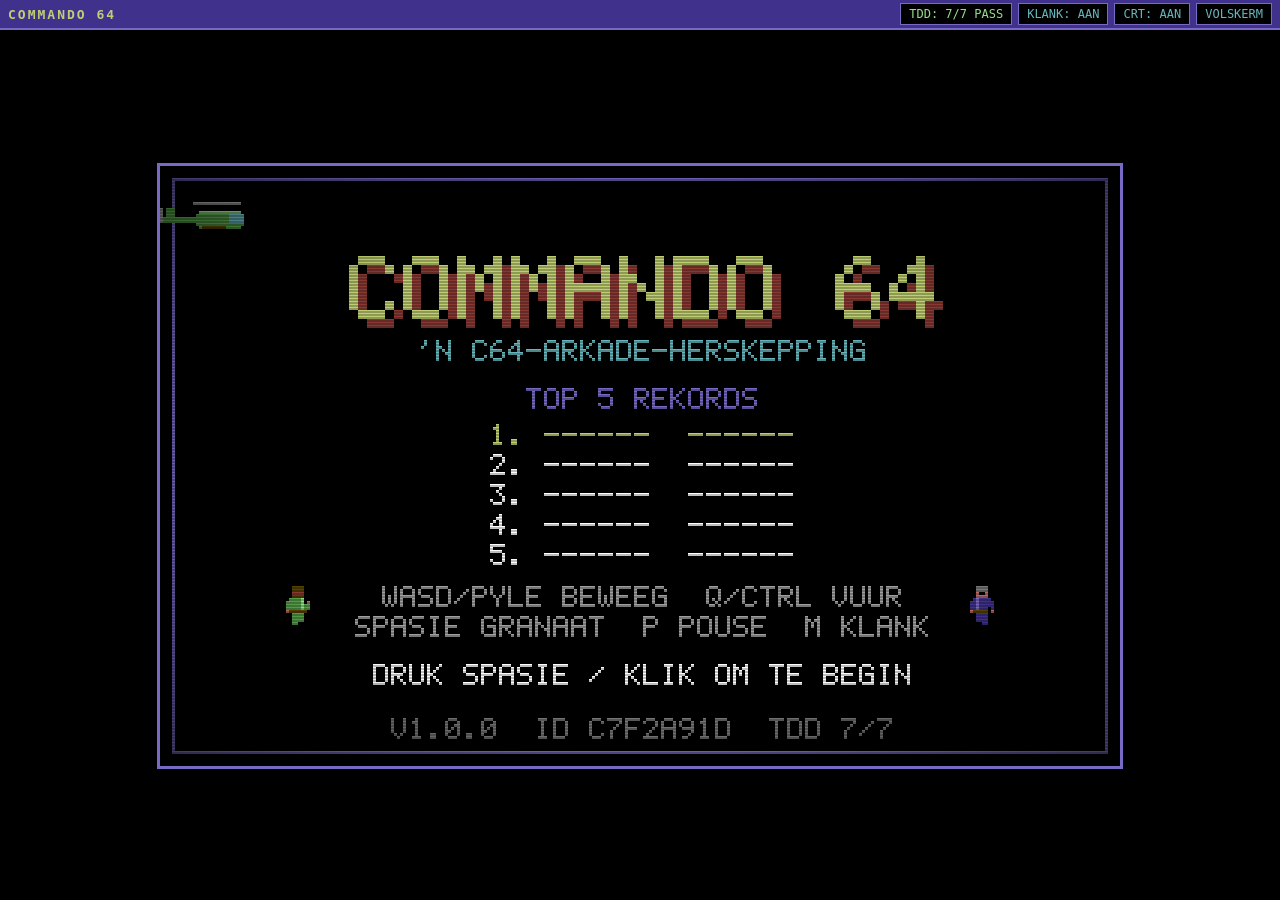
<file: examples/Commando_CLAUDEoPUS_index.html>
<!DOCTYPE html>
<html lang="af">
<head>
<meta charset="UTF-8">
<meta name="viewport" content="width=device-width,initial-scale=1,user-scalable=no">
<title>COMMANDO 64</title>
<!--
  ============================================================================
  COMMANDO 64 — enkel-lêer HTML5 Canvas-herskepping (Commodore 64-styl)
  Weergawe : 1.0.0
  ChatID   : C7F2A91D
  User story: As 'n retro-speler wil ek 'n vinnige top-down Commodore 64-styl
              COMMANDO-speletjie in my blaaier speel — met 16-kleur VIC-II
              grafika, SID-styl klank, granate, riviere, 'n vestinghek-klimaks,
              'n 15-sekonde aantrek-demo en 'n Top-5 rekordtabel — sonder
              enige eksterne lêers of netwerkversoeke.
  Seksies  : [A] Konstantes/palet  [B] Lettertipe & sprites  [C] SID-klank
             [D] Invoer            [E] Vlakbouer            [F] Spellogika
             [G] Demo-KI & toestandsmasjien  [H] Weergawe   [I] TDD & opstart
  ============================================================================
-->
<style>
  html,body{margin:0;height:100%;background:#000;color:#fff;font-family:monospace;overflow:hidden;
    -webkit-user-select:none;user-select:none;-webkit-touch-callout:none}
  #top{height:30px;display:flex;align-items:center;gap:6px;padding:0 8px;background:#40318d;
    border-bottom:2px solid #7869c4;box-sizing:border-box}
  #top .t{color:#bfce72;font-weight:bold;letter-spacing:2px;margin-right:auto;font-size:13px}
  #top button{background:#000;color:#67b6bd;border:1px solid #7869c4;font:12px monospace;padding:3px 8px;cursor:pointer}
  #top button:hover{color:#fff}
  #wrap{position:absolute;top:32px;left:0;right:0;bottom:0;display:flex;align-items:center;justify-content:center}
  #stage{position:relative;background:#000;box-shadow:0 0 0 3px #7869c4}
  #c{display:block;width:100%;height:100%;image-rendering:pixelated;image-rendering:crisp-edges}
  #crt{position:absolute;inset:0;pointer-events:none;
    background:linear-gradient(to bottom,rgba(0,0,0,0) 50%,rgba(0,0,0,.26) 50%),
               radial-gradient(ellipse at center,rgba(0,0,0,0) 58%,rgba(0,0,0,.5) 100%);}
  #touch{position:fixed;inset:32px 0 0 0;pointer-events:none;display:none;z-index:5}
  #dpad{position:absolute;left:14px;bottom:14px;width:136px;height:136px;border-radius:50%;pointer-events:auto;
    touch-action:none;background:rgba(120,105,196,.22);border:2px solid rgba(120,105,196,.7)}
  #dpad:before{content:"";position:absolute;left:58px;top:12px;width:20px;height:112px;background:rgba(255,255,255,.12)}
  #dpad:after{content:"";position:absolute;top:58px;left:12px;height:20px;width:112px;background:rgba(255,255,255,.12)}
  .tb{position:absolute;width:74px;height:74px;border-radius:50%;pointer-events:auto;touch-action:none;color:#fff;
    font:bold 12px monospace;display:flex;align-items:center;justify-content:center;border:2px solid rgba(255,255,255,.55)}
  #tFire{right:18px;bottom:96px;background:rgba(136,57,50,.6)}
  #tGren{right:104px;bottom:18px;background:rgba(85,160,73,.6)}
  #modal{position:fixed;inset:0;background:rgba(0,0,0,.72);display:none;align-items:center;justify-content:center;z-index:20}
  #modal .box{background:#40318d;border:2px solid #7869c4;padding:14px 18px;min-width:300px;max-width:92vw;color:#fff;font:13px monospace}
  #modal h3{margin:0 0 10px;color:#bfce72}
  #modal .r{padding:3px 0;border-bottom:1px solid #7869c4}
  .pass{color:#94e089}.fail{color:#b86962}
  #modal button{margin-top:12px;background:#000;color:#67b6bd;border:1px solid #7869c4;font:12px monospace;padding:4px 10px;cursor:pointer}
</style>
</head>
<body>
<div id="top">
  <span class="t">COMMANDO 64</span>
  <button id="bTdd" title="Wys toetsuitslae">TDD: ?/7</button>
  <button id="bSnd" title="Klank aan/af (M)">KLANK: AAN</button>
  <button id="bCrt" title="CRT-lyne aan/af (C)">CRT: AAN</button>
  <button id="bFs" title="Volskerm">VOLSKERM</button>
</div>
<div id="wrap"><div id="stage"><canvas id="c" width="320" height="200"></canvas><div id="crt"></div></div></div>
<div id="touch"><div id="dpad"></div><div class="tb" id="tFire">VUUR</div><div class="tb" id="tGren">GRANAAT</div></div>
<div id="modal"><div class="box"><h3>TDD-TOETSUITSLAE</h3><div id="mres"></div><button id="mClose">SLUIT</button></div></div>

<script>
(function(){
'use strict';

/* ==========================================================================
   [A] KONSTANTES, PALET EN HULPFUNKSIES
   ========================================================================== */
const VERSION='1.0.0', CHAT_ID='C7F2A91D';
const W=320, H=200, HUD_H=18, STAGE_LEN=1880;
const DEMO_DURATION=15.0, TITLE_IDLE=3.2, GAMEOVER_IDLE=4.5;
const PLAYER_SPEED=74, FIRE_RATE=0.13, BULLET_SPEED=225, BULLET_LIFE=0.72;
const GREN_DIST=68, GREN_RADIUS=35, START_GRENADES=6, MAX_GRENADES=9;
const SCROLL_LINE=H*0.6;           // speler bokant 60% van skermhoogte -> rol
const TOP_KEY='commando64.top5';

// Pepto C64-palet: presies 16 kleure
const PAL=['#000000','#ffffff','#883932','#67b6bd','#8b3f96','#55a049','#40318d','#bfce72',
           '#8b5429','#574200','#b86962','#505050','#787878','#94e089','#7869c4','#9f9f9f'];
const C=k=>PAL[parseInt(k,16)];

const canvas=document.getElementById('c');
const ctx=canvas.getContext('2d');
ctx.imageSmoothingEnabled=false;

function mulberry32(a){return function(){a|=0;a=a+0x6D2B79F5|0;let t=Math.imul(a^a>>>15,1|a);
  t=t+Math.imul(t^t>>>7,61|t)^t;return((t^t>>>14)>>>0)/4294967296;};}
const clamp=(v,a,b)=>v<a?a:(v>b?b:v);
const dist=(ax,ay,bx,by)=>Math.hypot(ax-bx,ay-by);
const rectHit=(ax,ay,aw,ah,bx,by,bw,bh)=>ax<bx+bw&&ax+aw>bx&&ay<by+bh&&ay+ah>by;
const pad6=n=>String(Math.max(0,Math.floor(n))).padStart(6,'0').slice(-6);
const fxRand=mulberry32(19850101);   // slegs vir visuele effekte en KI-variasie

const THEMES=[
  {name:'BUITEPOS',ground:'8',speck:['9','7','A'],path:'7',edge:'9',water:'6',glint:'3',wall:'B',wallHi:'C'},
  {name:'KLOOF',   ground:'9',speck:['8','0','B'],path:'C',edge:'B',water:'3',glint:'1',wall:'2',wallHi:'A'},
  {name:'SITADEL', ground:'B',speck:['C','0','F'],path:'C',edge:'0',water:'6',glint:'3',wall:'6',wallHi:'E'}
];

/* ==========================================================================
   [B] BITMAP-LETTERTIPE (5x7) EN PIKSEL-SPRITES (vooraf gerasteriseer)
   ========================================================================== */
const FONT={
 'A':[0x0E,0x11,0x11,0x1F,0x11,0x11,0x11],'B':[0x1E,0x11,0x11,0x1E,0x11,0x11,0x1E],'C':[0x0E,0x11,0x10,0x10,0x10,0x11,0x0E],
 'D':[0x1E,0x11,0x11,0x11,0x11,0x11,0x1E],'E':[0x1F,0x10,0x10,0x1E,0x10,0x10,0x1F],'F':[0x1F,0x10,0x10,0x1E,0x10,0x10,0x10],
 'G':[0x0E,0x11,0x10,0x17,0x11,0x11,0x0F],'H':[0x11,0x11,0x11,0x1F,0x11,0x11,0x11],'I':[0x0E,0x04,0x04,0x04,0x04,0x04,0x0E],
 'J':[0x07,0x02,0x02,0x02,0x02,0x12,0x0C],'K':[0x11,0x12,0x14,0x18,0x14,0x12,0x11],'L':[0x10,0x10,0x10,0x10,0x10,0x10,0x1F],
 'M':[0x11,0x1B,0x15,0x15,0x11,0x11,0x11],'N':[0x11,0x11,0x19,0x15,0x13,0x11,0x11],'O':[0x0E,0x11,0x11,0x11,0x11,0x11,0x0E],
 'P':[0x1E,0x11,0x11,0x1E,0x10,0x10,0x10],'Q':[0x0E,0x11,0x11,0x11,0x15,0x12,0x0D],'R':[0x1E,0x11,0x11,0x1E,0x14,0x12,0x11],
 'S':[0x0F,0x10,0x10,0x0E,0x01,0x01,0x1E],'T':[0x1F,0x04,0x04,0x04,0x04,0x04,0x04],'U':[0x11,0x11,0x11,0x11,0x11,0x11,0x0E],
 'V':[0x11,0x11,0x11,0x11,0x11,0x0A,0x04],'W':[0x11,0x11,0x11,0x15,0x15,0x15,0x0A],'X':[0x11,0x11,0x0A,0x04,0x0A,0x11,0x11],
 'Y':[0x11,0x11,0x11,0x0A,0x04,0x04,0x04],'Z':[0x1F,0x01,0x02,0x04,0x08,0x10,0x1F],
 '0':[0x0E,0x11,0x13,0x15,0x19,0x11,0x0E],'1':[0x04,0x0C,0x04,0x04,0x04,0x04,0x0E],'2':[0x0E,0x11,0x01,0x02,0x04,0x08,0x1F],
 '3':[0x1F,0x02,0x04,0x02,0x01,0x11,0x0E],'4':[0x02,0x06,0x0A,0x12,0x1F,0x02,0x02],'5':[0x1F,0x10,0x1E,0x01,0x01,0x11,0x0E],
 '6':[0x06,0x08,0x10,0x1E,0x11,0x11,0x0E],'7':[0x1F,0x01,0x02,0x04,0x08,0x08,0x08],'8':[0x0E,0x11,0x11,0x0E,0x11,0x11,0x0E],
 '9':[0x0E,0x11,0x11,0x0F,0x01,0x02,0x0C],
 ':':[0,0x0C,0x0C,0,0x0C,0x0C,0],'!':[4,4,4,4,4,0,4],'.':[0,0,0,0,0,0x0C,0x0C],',':[0,0,0,0,0x0C,4,8],
 '-':[0,0,0,0x1F,0,0,0],'+':[0,4,4,0x1F,4,4,0],'/':[0,1,2,4,8,0x10,0],'(':[2,4,8,8,8,4,2],')':[8,4,2,2,2,4,8],
 '*':[4,4,0x1F,0x0E,0x0E,0x1B,0x11],"'":[4,4,8,0,0,0,0],'?':[0x0E,0x11,1,2,4,0,4],'=':[0,0,0x1F,0,0x1F,0,0],
 '>':[8,4,2,1,2,4,8],'<':[2,4,8,0x10,8,4,2]
};
const ALIAS={'★':'*','—':'-','–':'-','’':"'",'×':'X'};
const ACCENT={'Ê':['E','^'],'Ë':['E',':'],'Ô':['O','^'],'Û':['U','^'],'Ï':['I',':'],'É':['E','/'],'È':['E','\\'],'Ö':['O',':'],'Î':['I','^'],'Â':['A','^']};
const glyphCache=new Map();
function glyph(ch,col){
  const key=ch+'|'+col; let g=glyphCache.get(key); if(g)return g;
  g=document.createElement('canvas'); g.width=5; g.height=9;
  const c=g.getContext('2d'); c.fillStyle=C(col);
  let base=ALIAS[ch]||ch, acc=null;
  if(ACCENT[base]){acc=ACCENT[base][1];base=ACCENT[base][0];}
  const rows=FONT[base];
  if(rows){for(let y=0;y<7;y++)for(let x=0;x<5;x++)if(rows[y]&(16>>x))c.fillRect(x,y+2,1,1);}
  if(acc==='^'){c.fillRect(1,1,1,1);c.fillRect(2,0,1,1);c.fillRect(3,1,1,1);}
  else if(acc===':'){c.fillRect(1,0,1,1);c.fillRect(3,0,1,1);}
  else if(acc==='/'){c.fillRect(3,0,1,1);c.fillRect(2,1,1,1);}
  else if(acc==='\\'){c.fillRect(1,0,1,1);c.fillRect(2,1,1,1);}
  glyphCache.set(key,g); return g;
}
function drawText(str,x,y,col,s){
  s=s||1; str=String(str).toUpperCase();
  for(let i=0;i<str.length;i++){const ch=str[i]; if(ch!==' ')ctx.drawImage(glyph(ch,col),Math.round(x+i*6*s),Math.round(y-2*s),5*s,9*s);}
}
const textW=(str,s)=>String(str).length*6*(s||1)-(s||1);
function drawTextC(str,y,col,s,shadow){
  const x=Math.round((W-textW(str,s))/2);
  if(shadow!==undefined)drawText(str,x+(s||1),y+(s||1),shadow,s);
  drawText(str,x,y,col,s);
}

// --- Sprite-gereedskap ---
function matrix(w,h){const m=[];for(let y=0;y<h;y++)m.push(new Array(w).fill('.'));return m;}
function painter(m){
  const w=m[0].length,h=m.length;
  const p=(x,y,c)=>{if(x>=0&&x<w&&y>=0&&y<h)m[y][x]=c;};
  const box=(x0,y0,x1,y1,c)=>{for(let y=y0;y<=y1;y++)for(let x=x0;x<=x1;x++)p(x,y,c);};
  return {p,box};
}
function mkCanvas(m){
  const h=m.length,w=m[0].length,cv=document.createElement('canvas'); cv.width=w; cv.height=h;
  const c=cv.getContext('2d');
  for(let y=0;y<h;y++)for(let x=0;x<w;x++){const k=m[y][x];if(k!=='.'){c.fillStyle=C(k);c.fillRect(x,y,1,1);}}
  return cv;
}
const mirror=m=>m.map(r=>r.slice().reverse());

const SETS={
  player:{uni:'5',lite:'D',head:'9',band:'2'},
  inf:   {uni:'6',lite:'E',head:'C',band:null},
  gren:  {uni:'2',lite:'A',head:'C',band:null},
  off:   {uni:'7',lite:'1',head:'9',band:'2'}
};
function soldierMatrix(o,facing,frame){
  const m=matrix(12,14),{p,box}=painter(m),u=o.uni;
  if(facing==='down'){
    box(4,0,7,1,o.head); if(o.band)box(4,1,7,1,o.band); box(4,2,7,3,'A'); p(5,2,'0'); p(6,2,'0');
    box(3,4,8,8,u); box(4,4,4,7,o.lite); box(2,5,2,7,u); box(9,5,9,7,u); p(2,8,'A');
    box(3,8,8,8,'9'); box(8,7,8,11,'0'); p(9,8,'A');
  }else if(facing==='up'){
    box(4,0,7,3,o.head); if(o.band)box(4,2,7,2,o.band);
    box(3,4,8,8,u); box(7,4,7,7,o.lite); box(2,5,2,7,u); box(9,5,9,7,u); p(2,8,'A'); p(9,5,'A');
    box(3,8,8,8,'9'); box(8,0,8,5,'0');
  }else{ // regs (links = gespieël)
    box(4,0,7,1,o.head); if(o.band)box(4,1,7,1,o.band); box(5,2,7,3,'A'); box(4,2,4,3,o.head); p(6,2,'0');
    box(4,4,7,8,u); box(5,4,5,7,o.lite); box(6,5,8,6,u); p(8,6,'A'); box(4,8,7,8,'9'); box(7,6,11,6,'0'); p(11,5,'0');
    if(frame===0){box(3,9,4,12,u);box(7,9,8,12,u);box(2,13,3,13,'0');box(7,13,8,13,'0');}
    else{box(5,9,6,12,u);box(5,13,7,13,'0');}
    return m;
  }
  if(frame===0){box(4,9,5,12,u);box(6,9,7,11,u);box(4,13,5,13,'0');box(6,12,7,12,'0');}
  else{box(4,9,5,11,u);box(4,12,5,12,'0');box(6,9,7,12,u);box(6,13,7,13,'0');}
  return m;
}
function heliMatrix(){
  const m=matrix(30,11),{p,box}=painter(m);
  box(2,3,17,8,'5'); box(3,3,16,3,'D'); box(2,4,6,6,'3'); box(18,5,28,6,'5'); box(25,2,27,4,'5');
  box(29,2,29,6,'F'); box(10,1,10,2,'0'); p(6,9,'0'); p(13,9,'0'); box(3,10,16,10,'0');
  p(2,3,'.'); p(2,8,'.'); p(17,3,'.'); p(17,8,'.'); box(8,8,15,8,'9');
  return m;
}
function motoMatrix(){
  const m=matrix(16,8),{p,box}=painter(m);
  box(0,5,3,7,'0'); box(12,5,15,7,'0'); p(1,6,'C'); p(13,6,'C');
  box(3,4,12,5,'C'); box(5,3,10,4,'9'); box(6,0,8,1,'C'); box(6,2,8,3,'6'); p(9,2,'A'); p(11,3,'0'); p(12,3,'0');
  return m;
}
function jeepMatrix(){
  const m=matrix(16,8),{p,box}=painter(m);
  box(1,1,14,6,'5'); box(2,1,13,1,'D'); box(0,0,2,1,'0'); box(13,0,15,1,'0'); box(0,6,2,7,'0'); box(13,6,15,7,'0');
  box(10,2,11,5,'3'); box(4,3,6,4,'0'); box(6,3,12,3,'0'); p(4,2,'C'); p(5,2,'C');
  return m;
}
function sandMatrix(){
  const m=matrix(20,6),{p}=painter(m);
  for(let y=0;y<6;y++)for(let x=0;x<20;x++){
    const k=(x+(y%2?2:0))%5;
    p(x,y,k===0?'9':(y%2===0&&k===2?'7':'8'));
  }
  p(0,0,'.');p(19,0,'.');p(0,5,'.');p(19,5,'.');
  return m;
}
function sandBrokenMatrix(){
  const m=matrix(20,6),{p}=painter(m),r=mulberry32(77);
  for(let i=0;i<26;i++)p(Math.floor(r()*20),3+Math.floor(r()*3),r()<0.5?'9':'8');
  return m;
}
function rockMatrix(){
  const m=matrix(14,12),{p}=painter(m);
  for(let y=0;y<12;y++)for(let x=0;x<14;x++){
    const dx=(x-6.5)/7,dy=(y-6)/6,d=dx*dx+dy*dy;
    if(d<=1){let c='B'; if(dx+dy<-0.2)c='C'; if(dx+dy<-0.65)c='F'; if(d>0.72&&dx+dy>0.35)c='0'; p(x,y,c);}
  }
  return m;
}
function trunkMatrix(){
  const m=matrix(6,10),{p,box}=painter(m);
  box(2,0,3,9,'9'); for(let y=0;y<10;y+=2)p(2,y,'8'); box(1,9,4,9,'9');
  return m;
}
function canopyMatrix(){
  const m=matrix(26,18),{p,box}=painter(m),cx=13,cy=9;
  const angs=[-2.7,-2.0,-1.35,-0.7,0,0.7,1.5,2.3,3.05];
  for(const a of angs){
    for(let r=1;r<12;r++){
      const x=Math.round(cx+Math.cos(a)*r), y=Math.round(cy+Math.sin(a)*r*0.72+(r>6?(r-6)*0.4:0));
      p(x,y,r>9?'D':'5'); if(r>2&&r<10)p(x,y+1,'5'); if(r>3&&r<9)p(x,y-1,r%3===0?'D':'5');
    }
  }
  box(12,8,14,10,'9'); p(13,9,'8');
  return m;
}
function crateMatrix(f){
  const m=matrix(10,8),{p,box}=painter(m),o=f?'2':'9',fi=f?'1':'7';
  box(0,0,9,7,o); box(1,1,8,6,fi); for(let i=1;i<7;i++){p(i+1,i,o);} box(3,3,6,4,f?'2':'8');
  return m;
}
function powMatrix(run,frame){
  const m=matrix(10,12),{p,box}=painter(m);
  if(!run)box(7,0,8,11,'9');
  box(3,0,6,1,'9'); box(3,2,6,3,'A'); box(3,4,6,8,'1');
  if(!run){box(2,5,8,5,'9');box(2,7,8,7,'9');box(3,9,4,11,'1');box(5,9,6,11,'1');}
  else{ if(frame){box(2,9,3,11,'1');box(6,9,7,11,'1');}else{box(4,9,5,11,'1');} box(1,5,2,6,'A'); box(7,5,8,6,'A'); }
  return m;
}

const SPR={};
function buildSprites(){
  for(const set in SETS){
    for(const f of [0,1]){
      SPR[set+'_down_'+f]=mkCanvas(soldierMatrix(SETS[set],'down',f));
      SPR[set+'_up_'+f]=mkCanvas(soldierMatrix(SETS[set],'up',f));
      const side=soldierMatrix(SETS[set],'side',f);
      SPR[set+'_right_'+f]=mkCanvas(side); SPR[set+'_left_'+f]=mkCanvas(mirror(side));
    }
  }
  SPR.heli=mkCanvas(mirror(heliMatrix()));   // neus wys regs (vlug-rigting)
  const mo=motoMatrix(),je=jeepMatrix();
  SPR.moto_r=mkCanvas(mo); SPR.moto_l=mkCanvas(mirror(mo)); SPR.jeep_r=mkCanvas(je); SPR.jeep_l=mkCanvas(mirror(je));
  SPR.sand=mkCanvas(sandMatrix()); SPR.sandx=mkCanvas(sandBrokenMatrix());
  SPR.rock=mkCanvas(rockMatrix()); SPR.trunk=mkCanvas(trunkMatrix()); SPR.canopy=mkCanvas(canopyMatrix());
  SPR.crate0=mkCanvas(crateMatrix(0)); SPR.crate1=mkCanvas(crateMatrix(1));
  SPR.pow=mkCanvas(powMatrix(false,0)); SPR.powrun0=mkCanvas(powMatrix(true,0)); SPR.powrun1=mkCanvas(powMatrix(true,1));
  THEMES.forEach((th,i)=>{
    const cv=document.createElement('canvas'); cv.width=32; cv.height=32; const c=cv.getContext('2d');
    c.fillStyle=C(th.ground); c.fillRect(0,0,32,32); const r=mulberry32(1000+i);
    for(let k=0;k<46;k++){c.fillStyle=C(th.speck[k%th.speck.length]);c.fillRect(Math.floor(r()*32),Math.floor(r()*32),r()<0.3?2:1,1);}
    th.tile=cv;
  });
}

/* ==========================================================================
   [C] SID-STYL KLANKENJIN (Web Audio, 3 stemme + klankeffekte)
   ========================================================================== */
const A={ctx:null,master:null,noise:null,muted:false,musicOn:false,step:0,nextTime:0,timer:null};
const STEP_SEC=0.118;
const MEL=[69,0,72,0,76,0,76,74,72,0,69,0,72,74,76,0, 77,0,76,0,74,0,72,0,69,0,72,0,77,76,74,0,
           74,0,79,0,79,77,76,0,74,0,71,0,74,76,79,0, 80,0,79,0,76,0,74,0,71,0,68,0,71,74,76,0];
const ROOTS=[45,41,43,40], BOFF=[0,0,12,0,0,0,7,0,0,0,12,0,10,0,7,5];
const mf=n=>440*Math.pow(2,(n-69)/12);

function audioInit(){
  try{
    if(A.ctx){ if(A.ctx.state==='suspended')A.ctx.resume().catch(()=>{}); return; }
    const AC=window.AudioContext||window.webkitAudioContext; if(!AC)return;
    A.ctx=new AC();
    A.master=A.ctx.createGain(); A.master.gain.value=A.muted?0:0.55; A.master.connect(A.ctx.destination);
    const len=A.ctx.sampleRate, buf=A.ctx.createBuffer(1,len,A.ctx.sampleRate), d=buf.getChannelData(0), r=mulberry32(6581);
    for(let i=0;i<len;i++)d[i]=r()*2-1;
    A.noise=buf;
    A.timer=setInterval(musicTick,25);
    if(A.musicOn)A.nextTime=A.ctx.currentTime+0.05;
  }catch(e){A.ctx=null;}
}
function tone(type,f0,f1,t,dur,vol){
  if(!A.ctx)return;
  try{
    const o=A.ctx.createOscillator(),g=A.ctx.createGain();
    o.type=type; o.frequency.setValueAtTime(f0,t); if(f1!==f0)o.frequency.exponentialRampToValueAtTime(Math.max(1,f1),t+dur);
    g.gain.setValueAtTime(vol,t); g.gain.exponentialRampToValueAtTime(0.0008,t+dur);
    o.connect(g); g.connect(A.master); o.start(t); o.stop(t+dur+0.02);
  }catch(e){}
}
function noiseHit(t,dur,vol,ftype,f0,f1){
  if(!A.ctx||!A.noise)return;
  try{
    const s=A.ctx.createBufferSource(),f=A.ctx.createBiquadFilter(),g=A.ctx.createGain();
    s.buffer=A.noise; f.type=ftype; f.frequency.setValueAtTime(f0,t);
    if(f1&&f1!==f0)f.frequency.exponentialRampToValueAtTime(f1,t+dur);
    g.gain.setValueAtTime(vol,t); g.gain.exponentialRampToValueAtTime(0.0008,t+dur);
    s.connect(f); f.connect(g); g.connect(A.master); s.start(t,fxRand()*0.5); s.stop(t+dur+0.02);
  }catch(e){}
}
function playStep(s,t){
  const bar=Math.floor(s/16),k=s%16,bn=ROOTS[bar]+BOFF[k];
  tone('sawtooth',mf(bn),mf(bn),t,0.105,0.055);              // Stem 1: bas
  const m=MEL[s]; if(m)tone('square',mf(m),mf(m),t,0.11,0.04); // Stem 2: melodie
  if(k%2===0)noiseHit(t,0.03,0.03,'highpass',7000);            // Stem 3: hi-hat
  if(k===4||k===12)noiseHit(t,0.09,0.13,'bandpass',1800);      // Stem 3: snare
  if(k===0||k===8)tone('sine',130,45,t,0.12,0.2);              // marstrom
}
function musicTick(){
  if(!A.ctx||!A.musicOn)return;
  const now=A.ctx.currentTime;
  if(A.nextTime<now)A.nextTime=now+0.03;
  while(A.nextTime<now+0.12){playStep(A.step,A.nextTime);A.nextTime+=STEP_SEC;A.step=(A.step+1)%64;}
}
function setMusic(on){
  if(on&&!A.musicOn){A.step=0;if(A.ctx)A.nextTime=A.ctx.currentTime+0.05;}
  A.musicOn=on;
}
const sfx={
  shot(enemy){if(A.ctx)tone('square',enemy?700:1400,enemy?160:320,A.ctx.currentTime,0.06,enemy?0.05:0.06);},
  boom(){if(A.ctx)noiseHit(A.ctx.currentTime,0.38,0.55,'lowpass',1400,90);},
  small(){if(A.ctx)noiseHit(A.ctx.currentTime,0.14,0.22,'lowpass',2200,200);},
  bonus(){if(!A.ctx)return;const t=A.ctx.currentTime;[0,4,7,12].forEach((n,i)=>tone('square',mf(76+n),mf(76+n),t+i*0.06,0.07,0.08));},
  death(){if(A.ctx)tone('sawtooth',600,55,A.ctx.currentTime,0.45,0.2);},
  alarm(){if(!A.ctx)return;const t=A.ctx.currentTime;for(let i=0;i<3;i++)tone('square',880,440,t+i*0.18,0.15,0.06);}
};
function toggleMute(){
  A.muted=!A.muted;
  try{if(A.master)A.master.gain.value=A.muted?0:0.55;}catch(e){}
  document.getElementById('bSnd').textContent='KLANK: '+(A.muted?'AF':'AAN');
}

/* ==========================================================================
   [D] INVOER — sleutelbord, muis en aanraakskerm
   ========================================================================== */
const keys={};
let mouseFire=false, touchFire=false, grenadeRequest=false;
const touchDir={x:0,y:0};
const PREVENT=new Set(['ArrowUp','ArrowDown','ArrowLeft','ArrowRight','Space']);
const CTRL_KEYS=new Set(['KeyW','KeyA','KeyS','KeyD','KeyQ']);

function clearInput(){for(const k in keys)keys[k]=false;mouseFire=false;touchFire=false;touchDir.x=0;touchDir.y=0;grenadeRequest=false;}
function playerControl(){
  let mx=0,my=0;
  if(keys.KeyA||keys.ArrowLeft)mx-=1; if(keys.KeyD||keys.ArrowRight)mx+=1;
  if(keys.KeyW||keys.ArrowUp)my-=1;   if(keys.KeyS||keys.ArrowDown)my+=1;
  if(touchDir.x||touchDir.y){mx=touchDir.x;my=touchDir.y;}
  const fire=!!(keys.KeyQ||keys.ControlLeft||keys.ControlRight||mouseFire||touchFire);
  const gren=grenadeRequest; grenadeRequest=false;
  return {mx,my,fire,gren,aim:null};
}
function handleTap(){
  audioInit();
  if(S.state==='TITELSKERM'||S.state==='AANTREK_DEMO'){startGame();return true;}
  if(S.state==='SPEL_VERBY'){if(S.goT>0.8)toTitle();return true;}
  return false;
}
window.addEventListener('keydown',e=>{
  const code=e.code;
  if(PREVENT.has(code)||(e.ctrlKey&&CTRL_KEYS.has(code)))e.preventDefault();
  audioInit();
  keys[code]=true;
  if(e.repeat)return;
  if(code==='KeyM'){toggleMute();return;}
  if(code==='KeyC'){toggleCrt();return;}
  switch(S.state){
    case 'TITELSKERM': if(code==='Space'||code==='Enter')startGame(); else S.idle=0; break;
    case 'AANTREK_DEMO': startGame(); break;
    case 'AKTIEWE_SPEL': if(code==='KeyP'||code==='Escape')pauseGame(); else if(code==='Space')grenadeRequest=true; break;
    case 'GEPOUSEER': if(code==='KeyP'||code==='Escape')resumeGame(); break;
    case 'SPEL_VERBY': if(S.goT>0.8)toTitle(); break;
  }
},{passive:false});
window.addEventListener('keyup',e=>{keys[e.code]=false;});
window.addEventListener('blur',()=>{clearInput();if(S.state==='AKTIEWE_SPEL')pauseGame();});
document.addEventListener('visibilitychange',()=>{if(document.hidden){clearInput();if(S.state==='AKTIEWE_SPEL')pauseGame();}});

canvas.addEventListener('pointerdown',e=>{
  e.preventDefault();
  if(handleTap())return;
  if(S.state==='AKTIEWE_SPEL'){if(e.button===2)grenadeRequest=true;else mouseFire=true;}
});
window.addEventListener('pointerup',e=>{if(e.button!==2)mouseFire=false;});
canvas.addEventListener('contextmenu',e=>e.preventDefault());

const dpad=document.getElementById('dpad');
function dpadSet(e){
  const r=dpad.getBoundingClientRect(),dx=e.clientX-(r.left+r.width/2),dy=e.clientY-(r.top+r.height/2);
  if(Math.hypot(dx,dy)<14){touchDir.x=0;touchDir.y=0;return;}
  const a=Math.round(Math.atan2(dy,dx)/(Math.PI/4));
  const dirs=[[1,0],[1,1],[0,1],[-1,1],[-1,0],[-1,-1],[0,-1],[1,-1]];
  const d=dirs[(a+8)%8]; touchDir.x=d[0]; touchDir.y=d[1];
}
dpad.addEventListener('pointerdown',e=>{e.preventDefault();handleTap();try{dpad.setPointerCapture(e.pointerId);}catch(_){}dpadSet(e);});
dpad.addEventListener('pointermove',e=>{if(e.buttons||e.pointerType==='touch')dpadSet(e);});
['pointerup','pointercancel','lostpointercapture'].forEach(ev=>dpad.addEventListener(ev,()=>{touchDir.x=0;touchDir.y=0;}));
const tFire=document.getElementById('tFire'),tGren=document.getElementById('tGren');
tFire.addEventListener('pointerdown',e=>{e.preventDefault();if(!handleTap())touchFire=true;});
['pointerup','pointercancel','pointerleave'].forEach(ev=>tFire.addEventListener(ev,()=>{touchFire=false;}));
tGren.addEventListener('pointerdown',e=>{e.preventDefault();if(!handleTap()&&S.state==='AKTIEWE_SPEL')grenadeRequest=true;});
try{if(('ontouchstart' in window)||window.matchMedia('(pointer:coarse)').matches)document.getElementById('touch').style.display='block';}catch(e){}

/* ==========================================================================
   [E] VLAKBOUER — deterministies per vlaknommer (mulberry32)
   ========================================================================== */
function pathX(y,lv){const s=lv*1.7;return 160+Math.sin(y*0.0055+s)*72+Math.sin(y*0.019+s*2)*18;}

function solidIn(L,x,y,w,h,mode){
  for(const r of L.rocks)if(rectHit(x,y,w,h,r.x,r.y,r.w,r.h))return true;
  for(const wl of L.walls)if(rectHit(x,y,w,h,wl.x,wl.y,wl.w,wl.h))return true;
  const g=L.gate;
  if(g.open<1){
    const lx=128-g.open*32,rx=160+g.open*32;
    if(rectHit(x,y,w,h,lx,74,32,24)||rectHit(x,y,w,h,rx,74,32,24))return true;
  }
  if(mode!=='ebullet')for(const s of L.sandbags)if(s.alive&&rectHit(x,y,w,h,s.x,s.y,s.w,s.h))return true;
  if(mode==='move')for(const p of L.palms)if(rectHit(x,y,w,h,p.x+1,p.y+6,4,4))return true;
  return false;
}
function inWaterL(L,x,y,w,h){
  for(const r of L.rivers){
    if(y+h>r.y&&y<r.y+r.h){ if(!(x>=r.bx&&x+w<=r.bx+r.bw))return true; }
  }
  return false;
}
function blockedL(L,x,y){return x<5||x>315||solidIn(L,x-4,y-2,8,8,'move')||inWaterL(L,x-4,y-2,8,8);}

const PTS={inf:300,gun:300,gren:500,off:2000,moto:500,jeep:500};
const HP={inf:1,gun:1,gren:1,off:2,moto:2,jeep:3};
function makeEnemy(type,x,y){
  return {type,x,y,hp:HP[type],pts:PTS[type],alive:true,active:false,ft:0.8+fxRand()*1.6,
          flank:fxRand()<0.5?-1:1,flankT:1+fxRand()*2,anim:0,face:'down',vx:0,vy:0,exitT:0,gate:false};
}

function buildLevel(lv){
  const rng=mulberry32(lv*9973+101);
  const L={lv,theme:THEMES[(lv-1)%3],rivers:[],rocks:[],palms:[],sandbags:[],enemies:[],crates:[],pows:[],
           walls:[{x:0,y:74,w:128,h:24},{x:192,y:74,w:128,h:24}],
           gate:{x:128,y:74,w:64,h:24,open:0,started:false,queue:0,spawnT:0}};
  const r1=STAGE_LEN-520+Math.floor(rng()*80-40), r2=760+Math.floor(rng()*80-40);
  for(const ry of [r1,r2]){
    const bx=clamp(Math.round(pathX(ry+11,lv)-24),20,252);
    L.rivers.push({y:ry,h:22,bx,bw:48});
  }
  const occupied=[];
  const freeSpot=(x,y,w,h,avoidPath)=>{
    if(x<4||x+w>316)return false;
    for(const s of occupied)if(rectHit(x-5,y-5,w+10,h+10,s.x,s.y,s.w,s.h))return false;
    for(const r of L.rivers)if(y+h>r.y-16&&y<r.y+r.h+16)return false;
    if(avoidPath){const px=pathX(y+h/2,lv);if(x<px+24&&x+w>px-24)return false;}
    return true;
  };
  let nSand=0;
  for(let y=170;y<STAGE_LEN-150;y+=24+Math.floor(rng()*16)){
    const n=1+Math.floor(rng()*2);
    for(let k=0;k<n;k++){
      const t=rng(),x=Math.floor(8+rng()*290);
      if(t<0.36){ if(freeSpot(x,y,14,12,true)){const o={x,y,w:14,h:12};L.rocks.push(o);occupied.push(o);} }
      else if(t<0.70){ if(freeSpot(x,y,6,10,true)){L.palms.push({x,y});occupied.push({x,y,w:6,h:10});} }
      else if(t<0.92&&nSand<7+lv){
        if(freeSpot(x,y,20,6,true)&&y>220){
          const s={x,y,w:20,h:6,alive:true};L.sandbags.push(s);occupied.push({x,y:y-10,w:20,h:16});nSand++;
          if(rng()<0.65){const e=makeEnemy('gun',x+10,y-6);e.face='down';L.enemies.push(e);}
        }
      }
    }
  }
  const place=(type,count,y0,y1)=>{
    let tries=0,placed=0;
    while(placed<count&&tries<count*40){
      tries++;
      const x=12+rng()*296,y=y0+rng()*(y1-y0);
      if(blockedL(L,x,y))continue;
      let close=false;for(const e of L.enemies)if(dist(e.x,e.y,x,y)<18){close=true;break;}
      if(close)continue;
      L.enemies.push(makeEnemy(type,x,y));placed++;
    }
  };
  place('inf',14+lv*3,170,STAGE_LEN-260);
  place('gren',3+lv,200,STAGE_LEN-320);
  for(let i=0;i<2;i++){
    for(let t=0;t<60;t++){
      const y=300+rng()*(STAGE_LEN-560),x=clamp(pathX(y,lv)+(rng()<0.5?-1:1)*(30+rng()*30),12,298);
      if(!blockedL(L,x+5,y+4)&&freeSpot(x,y,10,8,false)){L.crates.push({x,y,taken:false});occupied.push({x,y,w:10,h:8});break;}
    }
    for(let t=0;t<60;t++){
      const y=260+rng()*(STAGE_LEN-560),x=clamp(pathX(y,lv)+(rng()<0.5?-1:1)*(34+rng()*40),12,298);
      if(!blockedL(L,x+5,y+6)&&freeSpot(x,y,10,12,false)){L.pows.push({x,y,state:'tied',dir:1,anim:0});occupied.push({x,y,w:10,h:12});break;}
    }
  }
  return L;
}

/* ==========================================================================
   [F] SPELLOGIKA — speler, wapens, vyande, voertuie, vesting
   ========================================================================== */
let G=null;                       // aktiewe spel (of demo)
const S={state:'TITELSKERM',idle:0,demoT:0,lvT:0,goT:0,newRecord:false,lastScore:0,lastLevel:1,crt:true,hi:0,time:0,bonus:0};

function solidAt(x,y,w,h,mode){return solidIn(G.L,x,y,w,h,mode);}
function blocked(x,y){return blockedL(G.L,x,y);}
const diff=()=>1+(G.level-1)*0.18;

function newGame(demo){
  G={demo:!!demo,level:1,score:0,lives:3,grenades:START_GRENADES,nextLife:10000,
     ai:{lastY:0,stuckT:0,sideT:0,side:1,grenT:1.5}};
  startLevel(1);
}
function startLevel(lv){
  G.level=lv; G.L=buildLevel(lv); G.enemies=G.L.enemies;
  G.camY=STAGE_LEN-H;
  const sy=STAGE_LEN-40;
  G.player={x:pathX(sy,lv),y:sy,fx:0,fy:-1,face:'up',anim:0,moving:false,fireT:0,inv:lv===1?0:1.5,alive:true,dead:0};
  G.pb=[];G.ebullets=[];G.pgren=[];G.egren=[];G.fx=[];G.popups=[];G.vehicles=[];
  G.vehT=7;G.banner=null;G.shake=0;G.levelDone=false;
  G.heli=lv===1?{x:G.player.x-15,y:G.player.y-30,t:0}:null;
  G.ai.lastY=G.player.y;
  if(lv>1)setBanner('VLAK '+lv+' - '+G.L.theme.name,2,'7');
}
function setBanner(text,t,col,sub){G.banner={text,t,col:col||'7',sub:sub||null};}
function addPopup(x,y,text){G.popups.push({x,y,t:0,text});}
function addFx(kind,x,y,r){
  if(kind==='boom'){
    G.fx.push({kind,x,y,t:0,life:r>10?0.55:0.35,r:r||12});
    for(let i=0;i<(r>10?8:4);i++){const a=fxRand()*Math.PI*2,s=30+fxRand()*50;
      G.fx.push({kind:'deb',x,y,vx:Math.cos(a)*s,vy:Math.sin(a)*s,t:0,life:0.35+fxRand()*0.2});}
  }else G.fx.push({kind,x,y,t:0,life:kind==='spark'?0.1:0.3,r:r||3});
}
function addScore(n){
  G.score+=n;
  while(G.score>=G.nextLife){G.lives++;G.nextLife+=20000;sfx.bonus();if(G.popups)addPopup(G.player?G.player.x:160,G.player?G.player.y-12:100,'1UP');}
  if(!G.demo&&G.score>S.hi)S.hi=G.score;
}

function throwGrenade(){
  if(G.grenades<=0)return false;
  const p=G.player;
  G.grenades--;
  G.pgren.push({x0:p.x,y0:p.y-6,x1:p.x,y1:p.y-6-GREN_DIST,t:0,dur:0.62,x:p.x,y:p.y-6,z:0});
  return true;
}
function killPlayer(){
  const p=G.player;
  if(!p.alive||p.inv>0||G.demo)return;
  p.alive=false; p.dead=1.25; G.lives--;
  addFx('boom',p.x,p.y,13); G.shake=0.25; sfx.death();
  G.ebullets=[]; G.egren=[];
}
function respawn(){
  const p=G.player; p.alive=true; p.inv=2.4;
  let y=Math.min(p.y+20,G.camY+H-12),x=p.x,tries=0;
  while(blocked(x,y)&&tries<60){
    x=pathX(y,G.level); if(!blocked(x,y))break;
    y+=4; if(y>G.camY+H-10)y=G.camY+HUD_H+40+(tries%10)*8; tries++;
  }
  p.x=x;p.y=y;
}

function updatePlayer(dt,ctl){
  const p=G.player;
  if(!p.alive){
    p.dead-=dt;
    if(p.dead<=0){ if(G.lives<=0){gameOver();return;} respawn(); }
    return;
  }
  let mx=ctl.mx,my=ctl.my;
  const len=Math.hypot(mx,my);
  p.moving=len>0;
  if(p.moving){
    p.fx=Math.sign(mx);p.fy=Math.sign(my);
    const sp=PLAYER_SPEED*dt/len;
    const nx=p.x+mx*sp, ny=p.y+my*sp;
    if(mx&&!blocked(nx,p.y))p.x=nx;
    if(my&&!blocked(p.x,ny))p.y=ny;
    p.anim+=dt;
  }
  if(ctl.aim&&(ctl.aim.x||ctl.aim.y)){p.fx=ctl.aim.x;p.fy=ctl.aim.y;}
  p.face=p.fy<0?'up':(p.fy>0?'down':(p.fx>0?'right':'left'));
  p.x=clamp(p.x,6,314);
  p.y=clamp(p.y,G.camY+HUD_H+8,G.camY+H-8);
  p.fireT-=dt;
  if(ctl.fire&&p.fireT<=0){
    const fl=Math.hypot(p.fx,p.fy)||1,dx=p.fx/fl,dy=p.fy/fl;
    G.pb.push({x:p.x+dx*6,y:p.y-2+dy*6,vx:dx*BULLET_SPEED,vy:dy*BULLET_SPEED,t:0});
    p.fireT=FIRE_RATE; sfx.shot(false);
  }
  if(ctl.gren)throwGrenade();
  if(p.inv>0)p.inv-=dt;
}

function updateCamera(dt){
  const p=G.player, prev=G.camY;
  if(p.alive&&p.y-G.camY<SCROLL_LINE){
    const target=p.y-SCROLL_LINE;
    G.camY=G.camY+(target-G.camY)*Math.min(1,dt*8);
  }
  G.camY=Math.max(0,Math.min(prev,G.camY));   // nooit terug na onder nie
}

function updateGate(dt){
  const g=G.L.gate;
  if(!g.started&&G.camY<=14){
    g.started=true; g.queue=10+G.level*3; g.spawnT=1.0;
    setBanner('VESTINGHEK MAAK OOP!',2.4,'2'); sfx.alarm();
  }
  if(!g.started||G.levelDone)return;
  if(g.open<1){g.open=Math.min(1,g.open+dt/1.2);return;}
  g.spawnT-=dt;
  if(g.queue>0&&g.spawnT<=0){
    const burst=Math.min(3,g.queue);
    for(let i=0;i<burst;i++){
      const isOff=g.queue===1;
      const type=isOff?'off':(fxRand()<0.25?'gren':'inf');
      const e=makeEnemy(type,146+i*14,56);
      e.active=true;e.gate=true;e.exitT=0.9;e.ft=0.8+fxRand();
      G.enemies.push(e); g.queue--;
    }
    g.spawnT=1.3/diff();
  }
  if(g.queue===0&&!G.enemies.some(e=>e.alive&&e.gate))levelComplete();
}
function levelComplete(){
  if(G.levelDone)return;
  G.levelDone=true;
  if(G.demo){toTitle();return;}
  const bonus=2000+G.grenades*200; S.bonus=bonus; addScore(bonus);
  setBanner('VESTING VEROORWIN!',2.9,'7','BONUS +'+bonus);
  sfx.bonus(); S.state='VLAK_VOLTOOI'; S.lvT=2.9;
}
function nextLevel(){
  G.grenades=Math.min(MAX_GRENADES,G.grenades+3);
  startLevel(G.level+1);
  S.state='AKTIEWE_SPEL';
}

function enemyFire(e,speed){
  const p=G.player,dx=p.x-e.x,dy=p.y-e.y,d=Math.hypot(dx,dy)||1,sp=(speed||88)*Math.sqrt(diff());
  const spread=(fxRand()-0.5)*0.18,ca=Math.cos(spread),sa=Math.sin(spread);
  const vx=dx/d,vy=dy/d;
  G.ebullets.push({x:e.x,y:e.y,vx:(vx*ca-vy*sa)*sp,vy:(vx*sa+vy*ca)*sp,t:0});
  sfx.shot(true);
}
function faceOf(vx,vy){
  if(Math.abs(vx)>Math.abs(vy)*1.2)return vx>0?'right':'left';
  return vy<0?'up':'down';
}
function updateEnemies(dt){
  const p=G.player,df=diff();
  let anyDead=false;
  for(const e of G.enemies){
    if(!e.alive){anyDead=true;continue;}
    const sy=e.y-G.camY;
    if(!e.active){ if(sy>-24&&sy<H+10)e.active=true; else continue; }
    if(sy>H+40){e.alive=false;anyDead=true;continue;}
    const dx=p.x-e.x,dy=p.y-e.y,d=Math.hypot(dx,dy)||1;
    let vx=0,vy=0,sp=0;
    if(e.exitT>0||(e.gate&&e.y<110)){ e.exitT-=dt; e.x+=(clamp(e.x,138,182)-e.x)*Math.min(1,dt*4); e.y+=46*dt; e.anim+=dt; e.face='down'; }
    else if(e.type==='gun'){ e.face=faceOf(dx,dy); }
    else{
      e.flankT-=dt; if(e.flankT<=0){e.flank=-e.flank;e.flankT=1.5+fxRand()*2.5;}
      const nx=dx/d,ny=dy/d,fxv=-ny*e.flank,fyv=nx*e.flank;
      if(e.type==='gren'){
        if(d<70){vx=-nx;vy=-ny;} else if(d>110){vx=nx;vy=ny;} else {vx=fxv;vy=fyv;}
        sp=28*df;
      }else{
        vx=nx*0.8+fxv*0.45; vy=ny*0.8+fyv*0.45;
        sp=(e.type==='off'?52:32)*df;
        if(d<14){vx*=0.2;vy*=0.2;}
      }
      if(!p.alive){vx=fxv;vy=fyv;}
      const l=Math.hypot(vx,vy)||1; vx/=l;vy/=l;
      const ox=e.x,oy=e.y,nxp=e.x+vx*sp*dt,nyp=e.y+vy*sp*dt;
      if(!blocked(nxp,e.y))e.x=nxp;
      if(!blocked(e.x,nyp))e.y=nyp;
      if(Math.hypot(e.x-ox,e.y-oy)<sp*dt*0.35){e.stuckT=(e.stuckT||0)+dt;if(e.stuckT>0.25){e.flank=-e.flank;e.flankT=1.2;e.stuckT=0;}}else e.stuckT=0;
      e.anim+=dt; e.face=faceOf(vx,vy);
    }
    // vuur
    e.ft-=dt;
    const onScreen=sy>HUD_H&&sy<H-4;
    if(e.ft<=0&&onScreen&&p.alive&&e.exitT<=0){
      if(e.type==='gren'){
        if(d<150){G.egren.push({x0:e.x,y0:e.y,x1:p.x,y1:p.y,t:0,dur:1.0,x:e.x,y:e.y,z:0});}
        e.ft=(2.6+fxRand()*1.2)/df;
      }else if(d<180){
        enemyFire(e,e.type==='gun'?100:88);
        e.ft=((e.type==='gun'?1.1:(e.type==='off'?1.1:2.0))+fxRand()*0.9)/df;
      }else e.ft=0.5;
    }
    if(p.alive&&p.inv<=0&&Math.abs(e.x-p.x)<8&&Math.abs(e.y-p.y)<10)killPlayer();
  }
  if(anyDead&&!G.levelDone)G.enemies=G.L.enemies=G.enemies.filter(e=>e.alive);
}

function updateVehicles(dt){
  if(!G.L.gate.started&&G.camY>260&&!G.levelDone){
    G.vehT-=dt;
    if(G.vehT<=0){
      const type=fxRand()<0.55?'moto':'jeep',dir=fxRand()<0.5?1:-1;
      G.vehicles.push({type,dir,x:dir>0?-18:322,y:G.camY+HUD_H+18+fxRand()*62,vx:dir*(type==='moto'?95:62)*Math.sqrt(diff()),
        hp:HP[type],pts:PTS[type],alive:true,isVeh:true,ft:0.5+fxRand()*0.5});
      G.vehT=Math.max(4,8+fxRand()*5-G.level*0.5);
    }
  }
  const p=G.player;
  for(let i=G.vehicles.length-1;i>=0;i--){
    const v=G.vehicles[i];
    if(!v.alive){G.vehicles.splice(i,1);continue;}
    v.x+=v.vx*dt;
    if(v.x<-30||v.x>350){G.vehicles.splice(i,1);continue;}
    v.ft-=dt;
    if(v.ft<=0&&p.alive&&v.x>0&&v.x<W-16){enemyFire({x:v.x+8,y:v.y+6},105);v.ft=(v.type==='jeep'?0.8:1.1)/diff();}
    if(p.alive&&p.inv<=0&&rectHit(p.x-4,p.y-5,8,11,v.x,v.y,16,8))killPlayer();
  }
}

function damageEnemy(e,n){
  e.hp-=n;
  const cx=e.isVeh?e.x+8:e.x,cy=e.isVeh?e.y+4:e.y;
  addFx('spark',cx,cy);
  if(e.hp<=0&&e.alive){
    e.alive=false; addScore(e.pts); addPopup(cx,cy-8,'+'+e.pts);
    addFx('boom',cx,cy,e.isVeh?12:6); if(e.isVeh)sfx.boom(); else sfx.small();
  }
}
function updatePlayerBullets(dt){
  for(let i=G.pb.length-1;i>=0;i--){
    const b=G.pb[i];
    b.x+=b.vx*dt; b.y+=b.vy*dt; b.t+=dt;
    if(b.t>BULLET_LIFE||b.x<-4||b.x>W+4||b.y<G.camY+HUD_H-2||b.y>G.camY+H+2){G.pb.splice(i,1);continue;}
    if(solidAt(b.x-1,b.y-1,2,2,'pbullet')){addFx('spark',b.x,b.y);G.pb.splice(i,1);continue;}
    let hit=false;
    for(const e of G.enemies){
      if(!e.alive||!e.active)continue;
      if(Math.abs(b.x-e.x)<5&&b.y>e.y-7&&b.y<e.y+7){damageEnemy(e,1);hit=true;break;}
    }
    if(!hit)for(const v of G.vehicles){
      if(v.alive&&b.x>v.x&&b.x<v.x+16&&b.y>v.y&&b.y<v.y+8){damageEnemy(v,1);hit=true;break;}
    }
    if(hit)G.pb.splice(i,1);
  }
}
// Veilige agteruit-lus: killPlayer() kan G.ebullets vervang; indeks word altyd geklem.
function updateEnemyBullets(dt){
  for(let i=G.ebullets.length-1;i>=0;i--){
    i=Math.min(i,G.ebullets.length-1);
    if(i<0)break;
    const b=G.ebullets[i]; if(!b)continue;
    b.x+=b.vx*dt; b.y+=b.vy*dt; b.t+=dt;
    if(b.t>2.6||b.x<-4||b.x>W+4||b.y<G.camY+HUD_H-4||b.y>G.camY+H+4||solidAt(b.x-1,b.y-1,2,2,'ebullet')){
      G.ebullets.splice(i,1); continue;
    }
    const p=G.player;
    if(p.alive&&p.inv<=0&&Math.abs(b.x-p.x)<4&&b.y>p.y-6&&b.y<p.y+7){killPlayer();continue;}
  }
}
function explode(x,y,byPlayer){
  addFx('boom',x,y,byPlayer?16:11); G.shake=byPlayer?0.3:0.18; sfx.boom();
  if(byPlayer){
    for(const e of G.enemies)if(e.alive&&e.active&&dist(e.x,e.y,x,y)<GREN_RADIUS)damageEnemy(e,99);
    for(const v of G.vehicles)if(v.alive&&dist(v.x+8,v.y+4,x,y)<GREN_RADIUS)damageEnemy(v,99);
    for(const s of G.L.sandbags)if(s.alive&&dist(s.x+10,s.y+3,x,y)<GREN_RADIUS+6){s.alive=false;addFx('boom',s.x+10,s.y+3,8);}
  }else{
    const p=G.player; if(p.alive&&dist(p.x,p.y,x,y)<16)killPlayer();
  }
}
function updateGrenades(dt){
  for(let i=G.pgren.length-1;i>=0;i--){
    const g=G.pgren[i]; g.t+=dt; const u=Math.min(1,g.t/g.dur);
    g.x=g.x0+(g.x1-g.x0)*u; g.y=g.y0+(g.y1-g.y0)*u; g.z=Math.sin(u*Math.PI)*26;
    if(u>=1){G.pgren.splice(i,1);explode(g.x1,g.y1,true);}
  }
  for(let i=G.egren.length-1;i>=0;i--){
    i=Math.min(i,G.egren.length-1); if(i<0)break;
    const g=G.egren[i]; if(!g)continue;
    g.t+=dt; const u=Math.min(1,g.t/g.dur);
    g.x=g.x0+(g.x1-g.x0)*u; g.y=g.y0+(g.y1-g.y0)*u; g.z=Math.sin(u*Math.PI)*22;
    if(u>=1){G.egren.splice(i,1);explode(g.x1,g.y1,false);}
  }
}
function updatePickups(dt){
  const p=G.player;
  for(const c of G.L.crates){
    if(!c.taken&&p.alive&&dist(p.x,p.y,c.x+5,c.y+4)<10){
      c.taken=true; G.grenades=Math.min(MAX_GRENADES,G.grenades+4); addScore(1000); addPopup(c.x+5,c.y-4,'+1000'); sfx.bonus();
    }
  }
  for(const w of G.L.pows){
    if(w.state==='tied'&&p.alive&&dist(p.x,p.y,w.x+5,w.y+6)<14){
      w.state='run'; w.dir=w.x<160?-1:1; addScore(2000); addPopup(w.x+5,w.y-4,'+2000');
      setBanner('KRYGSGEVANGENE GERED! +2000',2,'1'); sfx.bonus();
    }else if(w.state==='run'){ w.x+=w.dir*70*dt; w.anim+=dt; if(w.x<-20||w.x>340)w.state='gone'; }
  }
}
function updateFx(dt){
  for(let i=G.fx.length-1;i>=0;i--){
    const f=G.fx[i]; f.t+=dt;
    if(f.kind==='deb'){f.x+=f.vx*dt;f.y+=f.vy*dt;f.vx*=0.94;f.vy*=0.94;}
    if(f.t>=f.life)G.fx.splice(i,1);
  }
  for(let i=G.popups.length-1;i>=0;i--){const q=G.popups[i];q.t+=dt;if(q.t>0.9)G.popups.splice(i,1);}
  if(G.banner){G.banner.t-=dt;if(G.banner.t<=0)G.banner=null;}
  if(G.shake>0)G.shake-=dt;
  if(G.heli){
    const h=G.heli; h.t+=dt;
    if(h.t>1.2){h.x+=70*dt;h.y-=55*dt;}
    if(h.x>340||h.y<G.camY-40)G.heli=null;
  }
}
function step(dt,ctl){
  updatePlayer(dt,ctl);
  if(!G||S.state==='SPEL_VERBY'||S.state==='TITELSKERM')return;
  updateCamera(dt);
  updateGate(dt);
  if(!G||S.state==='TITELSKERM')return;
  updateEnemies(dt);
  updateVehicles(dt);
  updatePlayerBullets(dt);
  updateEnemyBullets(dt);
  updateGrenades(dt);
  updatePickups(dt);
  updateFx(dt);
}

/* ==========================================================================
   [G] DEMO-KI EN TOESTANDSMASJIEN
   ========================================================================== */
function demoControl(dt){
  const p=G.player,L=G.L,ai=G.ai;
  const ctl={mx:0,my:-1,fire:true,gren:false,aim:null};
  if(!p.alive)return ctl;
  let tx=pathX(p.y-30,L.lv);
  for(const r of L.rivers)if(p.y>r.y-4&&p.y-r.y<100)tx=r.bx+24;
  const dx=tx-p.x; ctl.mx=Math.abs(dx)>3?Math.sign(dx):0;
  if(p.y<ai.lastY-0.4){ai.lastY=p.y;ai.stuckT=0;}else ai.stuckT+=dt;
  if(ai.sideT>0){ai.sideT-=dt;ctl.mx=ai.side;}
  else if(ai.stuckT>0.35){ai.sideT=0.5;ai.side=fxRand()<0.5?-1:1;ai.stuckT=0;ai.lastY=p.y;}
  let best=null,bd=110;
  for(const e of G.enemies){if(!e.alive||!e.active)continue;const d=dist(e.x,e.y,p.x,p.y);if(d<bd){bd=d;best=e;}}
  if(best){
    const ex=best.x-p.x,ey=best.y-p.y;
    ctl.aim={x:Math.abs(ex)>Math.abs(ey)*0.4?Math.sign(ex):0,y:Math.abs(ey)>Math.abs(ex)*0.4?Math.sign(ey):0};
  }
  ai.grenT-=dt;
  if(ai.grenT<=0){
    if(G.grenades<2)G.grenades=START_GRENADES;
    const target=G.enemies.some(e=>e.alive&&e.active&&p.y-e.y>40&&p.y-e.y<95&&Math.abs(e.x-p.x)<24)||
                 G.L.sandbags.some(s=>s.alive&&p.y-s.y>40&&p.y-s.y<95&&Math.abs(s.x+10-p.x)<24);
    if(target){ctl.gren=true;ai.grenT=2.2;}
  }
  return ctl;
}

function loadTop(){try{const v=JSON.parse(localStorage.getItem(TOP_KEY)||'[]');return Array.isArray(v)?v.filter(x=>x&&typeof x.s==='number'):[];}catch(e){return [];}}
function saveTop(t){try{localStorage.setItem(TOP_KEY,JSON.stringify(t));}catch(e){}}

function toTitle(){S.state='TITELSKERM';S.idle=0;G=null;setMusic(false);clearInput();}
function startDemo(){newGame(true);S.state='AANTREK_DEMO';S.demoT=0;setMusic(true);}
function startGame(){audioInit();newGame(false);S.state='AKTIEWE_SPEL';clearInput();setMusic(true);}
function pauseGame(){if(S.state!=='AKTIEWE_SPEL')return;S.state='GEPOUSEER';setMusic(false);}
function resumeGame(){if(S.state!=='GEPOUSEER')return;S.state='AKTIEWE_SPEL';clearInput();setMusic(true);}
function gameOver(){
  if(G.demo){toTitle();return;}
  const top=loadTop(),best=top.length?top[0].s:0;
  S.newRecord=G.score>best&&G.score>0;
  top.push({s:G.score,l:G.level}); top.sort((a,b)=>b.s-a.s); saveTop(top.slice(0,5));
  S.lastScore=G.score;S.lastLevel=G.level;S.state='SPEL_VERBY';S.goT=0;setMusic(false);
  S.hi=Math.max(S.hi,G.score);
}

function update(dt){
  S.time+=dt;
  switch(S.state){
    case 'TITELSKERM': S.idle+=dt; if(S.idle>=TITLE_IDLE)startDemo(); break;
    case 'AANTREK_DEMO':
      S.demoT+=dt;
      if(S.demoT>=DEMO_DURATION){toTitle();break;}
      step(dt,demoControl(dt)); break;
    case 'AKTIEWE_SPEL': step(dt,playerControl()); break;
    case 'GEPOUSEER': break;
    case 'VLAK_VOLTOOI': updateFx(dt); S.lvT-=dt; if(S.lvT<=0)nextLevel(); break;
    case 'SPEL_VERBY': if(G)updateFx(dt); S.goT+=dt; if(S.goT>=GAMEOVER_IDLE)startDemo(); break;
  }
}

/* ==========================================================================
   [H] WEERGAWE — dieptelae, HUD en oortreksels
   ========================================================================== */
let OX=0,OY=0;
function rect(x,y,w,h,col){ctx.fillStyle=C(col);ctx.fillRect(Math.round(x),Math.round(y),w,h);}
function spr(img,x,y){ctx.drawImage(img,Math.round(x+OX),Math.round(y+OY));}
function fillCircle(cx,cy,r,col){
  ctx.fillStyle=C(col); r=Math.max(1,Math.round(r));
  for(let dy=-r;dy<=r;dy++){const w=Math.floor(Math.sqrt(r*r-dy*dy));ctx.fillRect(Math.round(cx-w),Math.round(cy+dy),2*w+1,1);}
}
function drawSoldier(set,face,moving,anim,x,y){
  const f=moving?(Math.floor(anim*8)%2):0;
  spr(SPR[set+'_'+face+'_'+f],x-6,y-7);
}
function drawWall(x,y,w,h,th){
  rect(x+OX,y+OY,w,h,th.wall);
  for(let r=0;r<h;r+=6){
    rect(x+OX,y+r+OY,w,1,th.wallHi);
    rect(x+OX,y+r+5+OY,w,1,'0');
    for(let c=(r/6)%2?5:0;c<w;c+=10)rect(x+c+OX,y+r+OY,1,5,'0');
  }
  for(let c=0;c<w;c+=8)rect(x+c+OX,y-3+OY,5,3,th.wallHi);
}
function drawWorld(){
  const L=G.L,th=L.theme;
  OX=0;OY=0;
  if(G.shake>0){OX=Math.round(fxRand()*4-2);OY=Math.round(fxRand()*4-2);}
  const cam=Math.round(G.camY); OY+=-cam;
  const top=cam,bot=cam+H;
  // 1. grond + pad
  for(let ty=Math.floor(top/32)*32;ty<bot+32;ty+=32)for(let tx=-32;tx<W+32;tx+=32)ctx.drawImage(th.tile,tx+OX,ty+OY);
  if(top<98){
    rect(OX,OY-60,W,134,'0');
    for(let i=0;i<4;i++){const fx=36+i*80;rect(fx+OX,30+OY,2,40,'C');rect(fx+2+OX,30+OY,14,8,'2');rect(fx+4+OX,32+OY,10,4,'7');}
    for(let i=0;i<W;i+=16)rect(i+OX,70+OY,10,2,'9');
  }
  for(let y=Math.max(98,top-2)&~1;y<bot+2;y+=2){
    const px=Math.round(pathX(y,L.lv));
    rect(px-17+OX,y+OY,34,2,th.path); rect(px-18+OX,y+OY,1,2,th.edge); rect(px+17+OX,y+OY,1,2,th.edge);
  }
  // 2. riviere en brûe
  for(const r of L.rivers){
    if(r.y+r.h<top-6||r.y>bot+6)continue;
    rect(OX,r.y+OY,W,r.h,th.water);
    rect(OX,r.y+OY,W,1,'0'); rect(OX,r.y+r.h-1+OY,W,1,'0');
    for(let k=0;k<26;k++){
      const dir=k%2?1:-1,gx=((k*53+Math.floor(S.time*18*dir))%W+W)%W,gy=r.y+3+(k*7)%(r.h-6);
      rect(gx+OX,gy+OY,3,1,th.glint);
    }
    rect(r.bx+OX,r.y-3+OY,r.bw,r.h+6,'8');
    for(let y=r.y-3;y<r.y+r.h+3;y+=3)rect(r.bx+OX,y+OY,r.bw,1,'9');
    rect(r.bx+OX,r.y-3+OY,2,r.h+6,'9'); rect(r.bx+r.bw-2+OX,r.y-3+OY,2,r.h+6,'9');
    rect(r.bx-1+OX,r.y-4+OY,3,3,'0'); rect(r.bx+r.bw-2+OX,r.y-4+OY,3,3,'0');
    rect(r.bx-1+OX,r.y+r.h+1+OY,3,3,'0'); rect(r.bx+r.bw-2+OX,r.y+r.h+1+OY,3,3,'0');
  }
  // 3. vestingmure en skuifhek
  if(top<110){
    const g=L.gate,lx=128-g.open*32,rx=160+g.open*32;
    for(const dxp of [lx,rx]){
      rect(dxp+OX,74+OY,32,24,'2'); rect(dxp+OX,74+OY,32,1,'0'); rect(dxp+OX,97+OY,32,1,'0');
      rect(dxp+OX,74+OY,1,24,'0'); rect(dxp+31+OX,74+OY,1,24,'0');
      for(let yy=78;yy<96;yy+=6)for(let xx=4;xx<30;xx+=6)rect(dxp+xx+OX,yy+OY,1,1,'0');
    }
    for(const wl of L.walls)drawWall(wl.x,wl.y,wl.w,wl.h,th);
  }
  // 4. grondhindernisse
  const vis=(y,h)=>y+h>top-20&&y<bot+20;
  for(const r of L.rocks)if(vis(r.y,12))spr(SPR.rock,r.x,r.y);
  for(const s of L.sandbags)if(vis(s.y,6))spr(s.alive?SPR.sand:SPR.sandx,s.x,s.y);
  for(const p of L.palms)if(vis(p.y,10))spr(SPR.trunk,p.x,p.y);
  // 5. versamelstukke en krygsgevangenes
  const fl=Math.floor(S.time*8)%2;
  for(const c of L.crates)if(!c.taken&&vis(c.y,8))spr(fl?SPR.crate1:SPR.crate0,c.x,c.y);
  for(const w of L.pows){
    if(w.state==='gone'||!vis(w.y,12))continue;
    spr(w.state==='tied'?SPR.pow:(Math.floor(w.anim*10)%2?SPR.powrun1:SPR.powrun0),w.x,w.y);
  }
  // 6. vyande, voertuie en speler
  for(const e of G.enemies){
    if(!e.alive||e.y<top-16||e.y>bot+16)continue;
    const set=e.type==='gun'||e.type==='inf'?'inf':e.type;
    drawSoldier(set,e.face,e.type!=='gun',e.anim,e.x,e.y);
  }
  for(const v of G.vehicles)spr(SPR[v.type+(v.vx>0?'_r':'_l')],v.x,v.y);
  const p=G.player;
  if(p.alive&&!(p.inv>0&&Math.floor(S.time*16)%2))drawSoldier('player',p.face,p.moving,p.anim,p.x,p.y);
  // 7. palmblaredakke bo-oor karakters
  for(const pm of L.palms)if(vis(pm.y-12,24))spr(SPR.canopy,pm.x-10,pm.y-11);
  // 8. koeëls, granate, effekte, helikopter, opspringsels
  for(const b of G.pb)rect(b.x-1+OX,b.y-1+OY,2,2,'7');
  for(const b of G.ebullets){rect(b.x-1+OX,b.y-1+OY,2,2,'1');}
  for(const g of G.pgren.concat(G.egren)){
    rect(g.x-1+OX,g.y+OY,3,1,'0');
    rect(g.x-1+OX,g.y-g.z-1+OY,3,3,'9'); rect(g.x+OX,g.y-g.z-1+OY,1,1,'5');
  }
  for(const f of G.fx){
    const sx=f.x+OX,sy=f.y+OY,u=f.t/f.life;
    if(f.kind==='boom'){
      const R=f.r*(0.45+u*0.75);
      fillCircle(sx,sy,R,u<0.7?'2':'9');
      if(u<0.8)fillCircle(sx,sy,R*0.75,'8');
      if(u<0.6)fillCircle(sx,sy,R*0.5,'7');
      if(u<0.35)fillCircle(sx,sy,R*0.25,'1');
    }else if(f.kind==='deb')rect(sx,sy,1,1,u<0.5?'8':'0');
    else rect(sx-1,sy-1,2,2,'1');
  }
  if(G.heli){
    const h=G.heli; spr(SPR.heli,h.x,h.y);
    const rl=Math.floor(S.time*20)%2?28:16; rect(h.x+19-rl/2+OX,h.y+OY,rl,1,'F');
    rect(h.x+2+OX,h.y+1+OY,1,7,'F');
  }
  for(const q of G.popups){const w=textW(q.text);drawText(q.text,q.x-w/2+OX,q.y-q.t*14+OY,'1');}
}
function drawHUD(){
  rect(0,0,W,HUD_H,'0'); rect(0,HUD_H-1,W,1,'E');
  const hi=Math.max(S.hi,G?G.score:0);
  drawText('1UP',4,6,'2');           drawText(pad6(G.score),26,6,'1');
  drawText('HI',70,6,'3');           drawText(pad6(hi),86,6,'1');
  drawText('VLAK:',130,6,'3');       drawText(String(G.level),160,6,'7');
  drawText('GR:',176,6,'3');         drawText(String(G.grenades),194,6,'7');
  drawText('LEWENS:',210,6,'3');     drawText(String(Math.max(0,G.lives)),252,6,'7');
}
function drawBanner(){
  const b=G.banner; if(!b)return;
  const w=textW(b.text),x=Math.round((W-w)/2),y=62;
  rect(x-6,y-5,w+12,b.sub?26:17,'0'); rect(x-6,y-5,w+12,1,'7'); rect(x-6,y+(b.sub?20:11),w+12,1,'7');
  drawText(b.text,x,y,b.col);
  if(b.sub)drawTextC(b.sub,y+11,'1');
}
function drawTitle(){
  rect(0,0,W,H,'0');
  rect(4,4,W-8,1,'E'); rect(4,H-5,W-8,1,'E'); rect(4,4,1,H-8,'E'); rect(W-5,4,1,H-8,'E');
  // geanimeerde helikopter
  const hx=((S.time*40)%(W+60))-40;
  OX=0;OY=0; ctx.drawImage(SPR.heli,Math.round(hx),12);
  const rl=Math.floor(S.time*20)%2?28:16; rect(hx+19-rl/2,12,rl,1,'F');
  drawTextC('COMMANDO 64',30,'7',3,'2');
  drawTextC("'N C64-ARKADE-HERSKEPPING",58,'3');
  drawTextC('TOP 5 REKORDS',74,'E');
  const top=loadTop();
  for(let i=0;i<5;i++){
    const t=top[i],line=(i+1)+'. '+(t?pad6(t.s)+'  VLAK '+t.l:'------  ------');
    drawTextC(line,86+i*10,i===0?'7':'1');
  }
  ctx.drawImage(SPR.player_up_0,40,140); ctx.drawImage(SPR.inf_down_1,268,140);
  drawTextC('WASD/PYLE BEWEEG  Q/CTRL VUUR',140,'F');
  drawTextC('SPASIE GRANAAT  P POUSE  M KLANK',150,'F');
  if(Math.floor(S.time*2.5)%2===0)drawTextC('DRUK SPASIE / KLIK OM TE BEGIN',166,'1');
  drawTextC('V'+VERSION+'  ID '+CHAT_ID+'  '+testSummary(),184,'C');
}
function drawOverlay(){
  if(S.state==='AANTREK_DEMO'){
    rect(0,H-14,W,14,'0'); rect(0,H-14,W,1,'E');
    const rem=Math.max(0,Math.ceil(DEMO_DURATION-S.demoT));
    if(Math.floor(S.time*3)%2===0)drawTextC('DEMO ('+rem+'S) - DRUK ENIGE SLEUTEL OM TE SPEEL',H-10,'7');
  }else if(S.state==='GEPOUSEER'){
    ctx.globalAlpha=0.6;rect(0,HUD_H,W,H-HUD_H,'0');ctx.globalAlpha=1;
    drawTextC('GEPOUSEER',80,'7',2,'2'); drawTextC('DRUK P OF ESC OM VOORT TE GAAN',108,'1');
  }else if(S.state==='SPEL_VERBY'){
    ctx.globalAlpha=0.7;rect(0,HUD_H,W,H-HUD_H,'0');ctx.globalAlpha=1;
    drawTextC('SPEL VERBY',52,'2',3,'0');
    drawTextC('TELLING: '+pad6(S.lastScore),92,'1');
    drawTextC('VLAK BEREIK: '+S.lastLevel,104,'1');
    if(S.newRecord&&Math.floor(S.time*4)%2===0)drawTextC('★ NUWE REKORD! ★',122,'7');
    if(S.goT>0.8)drawTextC('DRUK ENIGE SLEUTEL',150,'F');
  }else if(S.state==='VLAK_VOLTOOI'){
    drawTextC('VLAK '+G.level+' VOLTOOI',140,'D');
  }
}
function render(){
  ctx.imageSmoothingEnabled=false;
  if(S.state==='TITELSKERM'||!G){drawTitle();return;}
  rect(0,0,W,H,'0');
  drawWorld();
  OX=0;OY=0;
  drawBanner();
  drawHUD();
  drawOverlay();
}

/* ==========================================================================
   [I] TDD-TOETSPAKKET, UI-KNOPPIES EN OPSTART
   ========================================================================== */
let TDD=[];
function testSummary(){const p=TDD.filter(t=>t.ok).length;return 'TDD '+p+'/'+TDD.length;}
function runTddSuite(){
  const saveG=G,saveState=S.state,saveHi=S.hi,results=[];
  const T=(name,fn)=>{let ok=false,detail='';try{const r=fn();ok=r===true;if(!ok)detail=String(r);}catch(e){detail='Uitsondering: '+e.message;}results.push({name,ok,detail});};
  T('VIC-II resolusie & 16-kleur palet',()=>canvas.width===320&&canvas.height===200&&PAL.length===16&&new Set(PAL).size===16||'resolusie/palet ongeldig');
  T('Sprite-rasterisering (kern-bitmaps)',()=>{
    const req=['player_down_0','player_up_1','player_left_0','inf_down_0','gren_right_1','off_up_0','heli','moto_r','jeep_l','sand','rock','canopy','crate0','pow'];
    for(const k of req)if(!SPR[k]||!(SPR[k].width>0)||!(SPR[k].height>0))return 'ontbreek: '+k;
    return SPR.player_down_0.width===12&&SPR.player_down_0.height===14&&SPR.heli.width===30&&SPR.heli.height===11&&SPR.moto_r.width===16||'verkeerde afmetings';
  });
  T('Vlakbouer: 2 riviere+brûe, mure, vyande',()=>{
    for(let lv=1;lv<=4;lv++){const L=buildLevel(lv);
      if(L.rivers.length!==2)return 'vlak '+lv+': riviere='+L.rivers.length;
      if(!L.rivers.every(r=>r.bw===48&&r.bx>=0))return 'vlak '+lv+': brug ongeldig';
      if(L.walls.length!==2||!L.gate)return 'vlak '+lv+': mure ontbreek';
      if(!L.enemies.length)return 'vlak '+lv+': geen vyande';}
    return true;
  });
  T('Koeël-lus veiligheid by killPlayer()',()=>{
    newGame(false); const p=G.player; p.inv=0;
    for(let i=0;i<6;i++)G.ebullets.push({x:p.x,y:p.y,vx:0,vy:0,t:0});
    G.ebullets.push({x:p.x+60,y:p.y,vx:0,vy:0,t:0});
    updateEnemyBullets(1/60);
    return (!p.alive&&G.ebullets.length===0&&G.lives===2)||'speler.alive='+p.alive+' koeëls='+G.ebullets.length;
  });
  T('Granaat-meganika (voorraad -1, entiteit +1)',()=>{
    newGame(false); const b=G.grenades,n=G.pgren.length,ok=throwGrenade();
    return (ok&&b===START_GRENADES&&G.grenades===b-1&&G.pgren.length===n+1)||'voorraad='+G.grenades;
  });
  T('Puntetelling & 1UP by 10 000',()=>{
    newGame(false); if(G.lives!==3)return 'beginlewens='+G.lives;
    addScore(10000); return G.lives===4&&G.nextLife===30000||'lewens='+G.lives;
  });
  T('Demo-tydsduur presies 15.0 s',()=>DEMO_DURATION===15.0||'DEMO_DURATION='+DEMO_DURATION);
  G=saveG;S.state=saveState;S.hi=saveHi;
  TDD=results;
  const pass=results.filter(r=>r.ok).length;
  document.getElementById('bTdd').textContent='TDD: '+pass+'/'+results.length+' PASS';
  document.getElementById('bTdd').style.color=pass===results.length?'#94e089':'#b86962';
  document.getElementById('mres').innerHTML=results.map((r,i)=>'<div class="r"><span class="'+(r.ok?'pass':'fail')+'">'+(r.ok?'GESLAAG':'MISLUK')+
    '</span> '+(i+1)+'. '+r.name+(r.detail?' — '+r.detail.replace(/</g,'&lt;'):'')+'</div>').join('');
  return results;
}

function toggleCrt(){
  S.crt=!S.crt;
  document.getElementById('crt').style.display=S.crt?'block':'none';
  document.getElementById('bCrt').textContent='CRT: '+(S.crt?'AAN':'AF');
}
function resize(){
  const aw=window.innerWidth-8,ah=window.innerHeight-40;
  let s=Math.min(aw/W,ah/H); if(s>=1)s=Math.floor(s); s=Math.max(0.5,s);
  const st=document.getElementById('stage'); st.style.width=(W*s)+'px'; st.style.height=(H*s)+'px';
  document.getElementById('crt').style.backgroundSize='100% '+Math.max(2,s)+'px, 100% 100%';
}
function bindButtons(){
  const blurAfter=fn=>e=>{try{fn(e);}finally{e.currentTarget.blur();}};
  document.getElementById('bTdd').addEventListener('click',blurAfter(()=>{
    if(S.state==='AKTIEWE_SPEL')pauseGame(); document.getElementById('modal').style.display='flex';}));
  document.getElementById('mClose').addEventListener('click',blurAfter(()=>{document.getElementById('modal').style.display='none';}));
  document.getElementById('bSnd').addEventListener('click',blurAfter(()=>{audioInit();toggleMute();}));
  document.getElementById('bCrt').addEventListener('click',blurAfter(()=>toggleCrt()));
  document.getElementById('bFs').addEventListener('click',blurAfter(()=>{
    try{const el=document.documentElement;
      if(!document.fullscreenElement&&el.requestFullscreen)el.requestFullscreen().catch(()=>{});
      else if(document.exitFullscreen)document.exitFullscreen().catch(()=>{});}catch(e){}
    setTimeout(resize,200);}));
  window.addEventListener('resize',resize);
}

let last=performance.now();
function frame(now){
  const dt=Math.min(0.05,Math.max(0,(now-last)/1000)); last=now;
  try{update(dt);render();}catch(err){console.error('[COMMANDO 64]',err);}
  requestAnimationFrame(frame);
}
function boot(){
  buildSprites();
  const top=loadTop(); S.hi=top.length?top[0].s:0;
  runTddSuite();
  G=null; S.state='TITELSKERM'; S.idle=0;
  bindButtons(); resize();
  console.log('COMMANDO 64 v'+VERSION+' | ChatID '+CHAT_ID+' | '+testSummary());
  requestAnimationFrame(frame);
}
// Onderhoudshaak vir ontwikkelaars/outomatiese toetse (geen invloed op spel nie)
window.__C64={get G(){return G;},S,startGame,levelComplete:()=>levelComplete(),runTddSuite};
boot();
})();
</script>
</body>
</html>
</file>
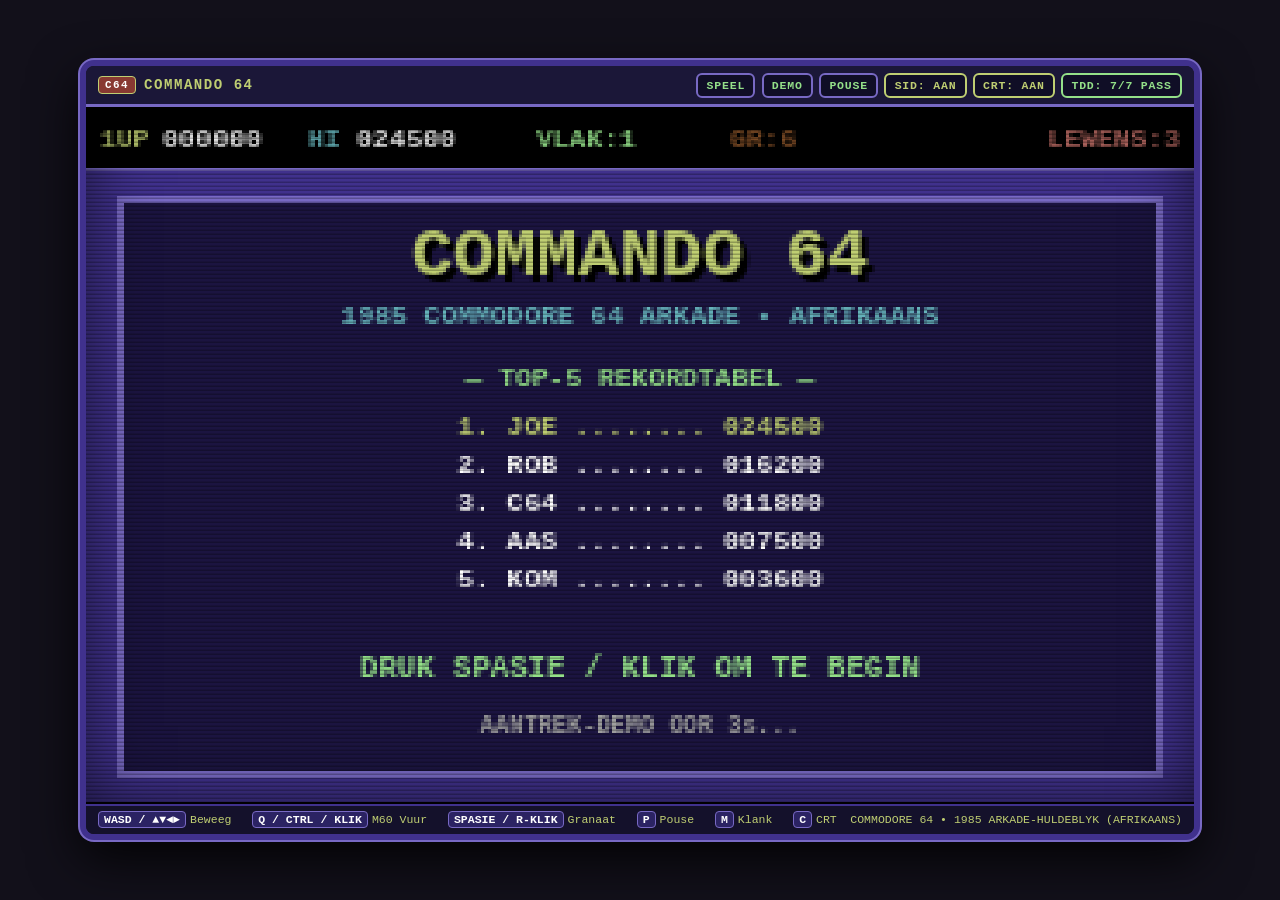
<file: examples/Commando_gemini_1.0.0.html>
<!DOCTYPE html>
<html lang="af">
<head>
  <meta charset="UTF-8">
  <meta name="viewport" content="width=device-width, initial-scale=1.0, maximum-scale=1.0, user-scalable=no">
  <title>COMMANDO 64 — Outentieke Commodore 64 Arkade (Afrikaans)</title>
  <!--
    ===========================================================================
    COMMANDO 64 — OUTENTIEKE COMMODORE 64 HERSKEPPING (ENKEL-LÊER HTML5)
    ===========================================================================
    Taal            : 100% Afrikaans
    Resolusie       : 320x200 logiese VIC-II piksels (image-rendering: pixelated)
    Palet           : Outentieke 16-kleur Commodore 64 Pepto-palet
    Klank           : 3-stem MOS 6581 SID Web Audio API sintetiseerder (geen eksterne lêers)
    Argitektuur     : Geïsoleerde IIFE met duidelike seksies [A] tot [I]:
      [A] VIC-II Palet & Ingeboude Piksel-Sprites (Offscreen Canvas rasterisering)
      [B] MOS 6581 SID 3-Stem Klank- en Musiekenjin
      [C] Kernkonstantes, Speltoestande & localStorage Top-5 Rekordtabel
      [D] Deterministiese Vlakbouer (mulberry32) & Spelmeganika
      [E] 60 FPS Simulasie-opdatering (KI, Koeëls, Granate, Vestinghek-klimaks)
      [F] Outentieke 320x200 VIC-II Teken-enjin (Dieptelaag-volgorde & HUD)
      [G] Invoerhantering (Sleutelbord, Muis, Aanraakskerm & Kopbalk)
      [H] Ingeboude 7-Kontrole TDD-Verifikasiepakket (runTddSuite)
      [I] Hoof-Animasielus & Opstart (window.onload)
    ===========================================================================
  -->
  <style>
    :root {
      /* Outentieke 16-Kleur Commodore 64 VIC-II Palet (Pepto) */
      --c64-black:  #000000;
      --c64-white:  #ffffff;
      --c64-red:    #883932;
      --c64-cyan:   #67b6bd;
      --c64-purple: #8b3f96;
      --c64-green:  #55a049;
      --c64-blue:   #40318d;
      --c64-yellow: #bfce72;
      --c64-orange: #8b5429;
      --c64-brown:  #574200;
      --c64-lred:   #b86962;
      --c64-dgrey:  #505050;
      --c64-mgrey:  #787878;
      --c64-lgreen: #94e089;
      --c64-lblue:  #7869c4;
      --c64-lgrey:  #9f9f9f;
    }

    * {
      box-sizing: border-box;
      margin: 0;
      padding: 0;
      user-select: none;
      -webkit-user-select: none;
    }

    html, body {
      width: 100%;
      height: 100%;
      overflow: hidden;
      background: #12101a;
      color: var(--c64-white);
      font-family: "Courier New", Courier, monospace;
      display: flex;
      align-items: center;
      justify-content: center;
    }

    /* Commodore 1702 CRT-Monitor Raam */
    #monitor {
      position: relative;
      width: 100vw;
      height: 100vh;
      max-width: 1120px;
      max-height: 780px;
      display: flex;
      flex-direction: column;
      background: #23202d;
      border: 6px solid var(--c64-blue);
      border-radius: 14px;
      box-shadow:
        0 0 0 2px var(--c64-lblue),
        0 18px 50px rgba(0, 0, 0, 0.85),
        inset 0 0 24px rgba(0, 0, 0, 0.75);
      overflow: hidden;
    }

    #topBar {
      display: flex;
      align-items: center;
      justify-content: space-between;
      gap: 0.5rem;
      padding: 0.42rem 0.75rem;
      background: #1b1738;
      border-bottom: 3px solid var(--c64-lblue);
      flex-wrap: wrap;
      z-index: 20;
    }

    .brand {
      display: flex;
      align-items: center;
      gap: 0.5rem;
      font-weight: 900;
      font-size: 0.88rem;
      letter-spacing: 1.5px;
      color: var(--c64-yellow);
    }

    .c64-pill {
      background: var(--c64-red);
      color: var(--c64-white);
      font-size: 0.68rem;
      padding: 2px 6px;
      border-radius: 4px;
      border: 1px solid var(--c64-yellow);
    }

    .bar-actions {
      display: flex;
      align-items: center;
      gap: 0.38rem;
      flex-wrap: wrap;
    }

    .c64-btn {
      background: #100e26;
      color: var(--c64-lgreen);
      border: 2px solid var(--c64-lblue);
      border-radius: 6px;
      padding: 0.25rem 0.52rem;
      font-family: inherit;
      font-size: 0.72rem;
      font-weight: 800;
      letter-spacing: 0.8px;
      cursor: pointer;
      transition: background 0.12s, border-color 0.12s, color 0.12s;
    }

    .c64-btn:hover {
      background: #272059;
      border-color: var(--c64-cyan);
      color: var(--c64-white);
    }

    .c64-btn.active {
      border-color: var(--c64-yellow);
      color: var(--c64-yellow);
    }

    .c64-btn.pass {
      border-color: var(--c64-lgreen);
      color: var(--c64-lgreen);
    }

    /* 320x200 VIC-II Skermhouer */
    #screenWrap {
      position: relative;
      flex: 1;
      width: 100%;
      background: var(--c64-black);
      display: flex;
      align-items: center;
      justify-content: center;
      overflow: hidden;
    }

    #gameCanvas {
      width: 100%;
      height: 100%;
      object-fit: contain;
      image-rendering: pixelated;
      image-rendering: crisp-edges;
      display: block;
      cursor: crosshair;
    }

    /* Outentieke CRT Skanderingslyne & Vignet */
    #crtOverlay {
      position: absolute;
      inset: 0;
      pointer-events: none;
      z-index: 10;
      background: repeating-linear-gradient(
        to bottom,
        rgba(0, 0, 0, 0) 0px,
        rgba(0, 0, 0, 0) 2px,
        rgba(0, 0, 0, 0.26) 3px,
        rgba(0, 0, 0, 0.26) 4px
      );
      box-shadow: inset 0 0 65px rgba(0, 0, 0, 0.6);
    }

    #crtOverlay.off {
      display: none;
    }

    /* TDD-Verifikasie Modaal */
    #tddModal {
      position: absolute;
      inset: 14px;
      background: rgba(16, 12, 40, 0.96);
      border: 3px solid var(--c64-cyan);
      border-radius: 10px;
      padding: 14px 16px;
      z-index: 30;
      display: none;
      flex-direction: column;
      gap: 8px;
      overflow-y: auto;
      font-size: 0.78rem;
      line-height: 1.45;
    }

    #tddModal.open {
      display: flex;
    }

    #tddHeader {
      display: flex;
      justify-content: space-between;
      align-items: center;
      border-bottom: 2px solid var(--c64-blue);
      padding-bottom: 6px;
      color: var(--c64-yellow);
      font-weight: 900;
    }

    .tdd-row {
      display: flex;
      justify-content: space-between;
      gap: 10px;
      border-bottom: 1px solid rgba(120, 105, 196, 0.25);
      padding: 3px 0;
    }

    .tdd-pass { color: var(--c64-lgreen); font-weight: 900; }
    .tdd-fail { color: var(--c64-lred); font-weight: 900; }

    /* Onderste Beheer-Legende */
    #bottomBar {
      display: flex;
      align-items: center;
      justify-content: space-between;
      gap: 0.6rem;
      padding: 0.36rem 0.75rem;
      background: #14112b;
      border-top: 2px solid var(--c64-blue);
      font-size: 0.72rem;
      color: var(--c64-yellow);
      flex-wrap: wrap;
      z-index: 20;
    }

    .key-cap {
      display: inline-block;
      background: #2b2363;
      border: 1px solid var(--c64-lblue);
      color: var(--c64-white);
      padding: 1px 5px;
      border-radius: 4px;
      font-weight: 800;
      margin-right: 4px;
    }

    /* Aanraakbeheer vir Mobiele & Tablette */
    #touchControls {
      display: none;
      position: absolute;
      inset: auto 0 10px 0;
      padding: 0 14px;
      justify-content: space-between;
      align-items: flex-end;
      pointer-events: none;
      z-index: 18;
    }

    .touch-dpad {
      display: grid;
      grid-template-columns: repeat(3, 44px);
      grid-template-rows: repeat(3, 44px);
      gap: 4px;
      pointer-events: auto;
    }

    .touch-btns {
      display: flex;
      gap: 10px;
      pointer-events: auto;
    }

    .t-btn {
      background: rgba(20, 16, 52, 0.78);
      border: 2px solid var(--c64-cyan);
      color: var(--c64-white);
      border-radius: 10px;
      font-family: inherit;
      font-weight: 900;
      font-size: 0.74rem;
      display: flex;
      align-items: center;
      justify-content: center;
      touch-action: none;
    }

    .t-btn.round {
      width: 62px;
      height: 62px;
      border-radius: 50%;
    }

    .t-btn.gren {
      border-color: var(--c64-yellow);
      color: var(--c64-yellow);
    }

    @media (hover: none) and (pointer: coarse) {
      #touchControls { display: flex; }
      #bottomBar { display: none; }
    }

    @media (max-width: 680px) {
      #monitor { border-width: 3px; border-radius: 0; max-height: 100vh; }
      .brand { font-size: 0.76rem; }
    }
  </style>
</head>
<body>
  <div id="monitor">
    <div id="topBar">
      <div class="brand">
        <span class="c64-pill">C64</span>
        <span>COMMANDO 64</span>
      </div>
      <div class="bar-actions">
        <button id="btnStart" class="c64-btn">SPEEL</button>
        <button id="btnDemo" class="c64-btn">DEMO</button>
        <button id="btnPause" class="c64-btn">POUSE</button>
        <button id="btnSid" class="c64-btn active">SID: AAN</button>
        <button id="btnCrt" class="c64-btn active">CRT: AAN</button>
        <button id="btnTdd" class="c64-btn pass">TDD: ...</button>
      </div>
    </div>

    <div id="screenWrap">
      <canvas id="gameCanvas" width="320" height="200"></canvas>
      <div id="crtOverlay"></div>

      <div id="tddModal" role="dialog" aria-label="TDD-Verifikasieverslag">
        <div id="tddHeader">
          <span>COMMANDO 64 — TDD ROOI/GROEN VERIFIKASIEPAKKET</span>
          <button id="btnCloseTdd" class="c64-btn">SLUIT</button>
        </div>
        <div id="tddBody"></div>
      </div>

      <div id="touchControls">
        <div class="touch-dpad">
          <div></div><button class="t-btn" data-dir="up">▲</button><div></div>
          <button class="t-btn" data-dir="left">◄</button><div></div><button class="t-btn" data-dir="right">►</button>
          <div></div><button class="t-btn" data-dir="down">▼</button><div></div>
        </div>
        <div class="touch-btns">
          <button class="t-btn round" id="tFire">VUUR</button>
          <button class="t-btn round gren" id="tGren">GRANAAT</button>
        </div>
      </div>
    </div>

    <div id="bottomBar">
      <div>
        <span class="key-cap">WASD / ▲▼◄►</span>Beweeg
        &nbsp;
        <span class="key-cap">Q / CTRL / KLIK</span>M60 Vuur
        &nbsp;
        <span class="key-cap">SPASIE / R-KLIK</span>Granaat
        &nbsp;
        <span class="key-cap">P</span>Pouse
        &nbsp;
        <span class="key-cap">M</span>Klank
        &nbsp;
        <span class="key-cap">C</span>CRT
      </div>
      <div>COMMODORE 64 • 1985 ARKADE-HULDEBLYK (AFRIKAANS)</div>
    </div>
  </div>

  <script>
    (function () {
      'use strict';

      /* =======================================================================
         [A] OUTENTIEKE 16-KLEUR COMMODORE 64 PALET (PEPTO) & PIKSEL-SPRITES
         =======================================================================
         Elke sprite word eenmalig by opstart na 'n buiteskerm-doek gerasteriseer
         sodat die spel teen 60 FPS loop sonder geheue-oorskot per raam.
         ======================================================================= */
      const VIC = {
        '0': '#000000', // Swart
        '1': '#ffffff', // Wit
        '2': '#883932', // Rooi
        '3': '#67b6bd', // Siaan
        '4': '#8b3f96', // Pers
        '5': '#55a049', // Groen
        '6': '#40318d', // Blou
        '7': '#bfce72', // Geel
        '8': '#8b5429', // Oranje
        '9': '#574200', // Bruin
        'A': '#b86962', // Ligrooi / Vel
        'B': '#505050', // Donkergrys
        'C': '#787878', // Mediumgrys
        'D': '#94e089', // Liggroen
        'E': '#7869c4', // Ligblou
        'F': '#9f9f9f'  // Liggrys
      };

      function buildSprite(rows, remap) {
        const h = rows.length;
        const w = rows[0].length;
        const c = document.createElement('canvas');
        c.width = w;
        c.height = h;
        const g = c.getContext('2d');
        for (let y = 0; y < h; y++) {
          const line = rows[y];
          for (let x = 0; x < w; x++) {
            const ch = line[x];
            if (ch === '.' || ch === ' ') continue;
            const key = (remap && remap[ch]) || ch;
            g.fillStyle = VIC[key] || VIC['1'];
            g.fillRect(x, y, 1, 1);
          }
        }
        return c;
      }

      // Super Joe (Groen uniform, rooi kopband, M60 masjiengeweer)
      const JOE_UP_1 = [
        '....9999....',
        '...922229...',
        '...9AAAA9...',
        '....AAAA....',
        '..55DDDD55..',
        '.55D5555D55.',
        '.AA55DD55AA.',
        '.AA.5555.01.',
        '....5555.01.',
        '...55..55...',
        '...55..55...',
        '...99..55...',
        '...99.......',
        '............'
      ];
      const JOE_UP_2 = [
        '....9999....',
        '...922229...',
        '...9AAAA9...',
        '....AAAA....',
        '..55DDDD55..',
        '.55D5555D55.',
        '.AA55DD55AA.',
        '.01.5555.AA.',
        '.01.5555....',
        '...55..55...',
        '...55..55...',
        '...55..99...',
        '.......99...',
        '............'
      ];
      const JOE_SIDE_1 = [
        '....9999....',
        '...922229...',
        '...9AAAA9...',
        '....AAAA....',
        '...55DD55...',
        '..55D55D0011',
        '..AA5555BB00',
        '...A5555....',
        '...55..55...',
        '..55....55..',
        '..99....55..',
        '........99..',
        '............',
        '............'
      ];
      const JOE_SIDE_2 = [
        '....9999....',
        '...922229...',
        '...9AAAA9...',
        '....AAAA....',
        '...55DD55...',
        '..55D55D0011',
        '..AA5555BB00',
        '...A5555....',
        '....5555....',
        '...55..55...',
        '...99..99...',
        '............',
        '............',
        '............'
      ];

      // Vyandelike Infanterie-Soldaat (Blou uniform & grys helm)
      const ENEMY_1 = [
        '....BBBB....',
        '...BCCCCB...',
        '...BAAAA0...',
        '....AAAA....',
        '..66EEEE66..',
        '.66E6666E66.',
        '.AA66BB66AA.',
        '....6666.01.',
        '...66..6601.',
        '...66..66...',
        '...00..66...',
        '...00.......',
        '............',
        '............'
      ];
      const ENEMY_2 = [
        '....BBBB....',
        '...BCCCCB...',
        '...BAAAA0...',
        '....AAAA....',
        '..66EEEE66..',
        '.66E6666E66.',
        '.AA66BB66AA.',
        '.01.6666....',
        '.0166..66...',
        '...66..66...',
        '...66..00...',
        '.......00...',
        '............',
        '............'
      ];

      // Sandsak-Loopgraaf (20x6)
      const SANDBAG_BMP = [
        '..8888..8888..8888..',
        '.877778877778877778.',
        '.899998899998899998.',
        '88777788777788777788',
        '89999999999999999998',
        '.999999999999999999.'
      ];

      // Palmboom (Geskei in stam + blaredak vir outentieke diepte-lae)
      const TREE_TRUNK_BMP = [
        '.....9889.....',
        '.....9889.....',
        '.....9889.....',
        '....998899....',
        '...99999999...'
      ];
      const TREE_CANOPY_BMP = [
        '.....5555.....',
        '...55DDDD55...',
        '..5DD5555DD5..',
        '.5D55DDDD55D5.',
        '555DD5555DD555',
        '.55555DD55555.',
        '..5559999555..',
        '....598895....'
      ];

      // Soliede Rots
      const ROCK_BMP = [
        '....BBBBBB....',
        '..BBCCCCCCBB..',
        '.BCCFFFFFFCCB.',
        'BCFFCCCCCCFFCB',
        'BCCCCCCCCCCCCB',
        'BCCCBBBBBBCCCB',
        '.BBBBBBBBBBBB.',
        '..0000000000..'
      ];

      // Krygsgevangene (P.O.W.)
      const POW_BMP = [
        '....7777....',
        '...7AAAA7...',
        '....AAAA....',
        '...111111...',
        '..A117711A..',
        '..A111111A..',
        '....1111....',
        '...11..11...',
        '...99..99...'
      ];

      // Flitsende Granaatkis (2 rame)
      const CRATE_1 = [
        '9999999999',
        '9888888889',
        '9877777789',
        '9875555789',
        '9875DD5789',
        '9875555789',
        '9877777789',
        '9999999999'
      ];
      const CRATE_2 = [
        '1111111111',
        '1777777771',
        '17FFFFFF71',
        '17F5555F71',
        '17F5DD5F71',
        '17F5555F71',
        '17FFFFFF71',
        '1111111111'
      ];

      // Motorfiets-Patrollie (16x7)
      const BIKE_BMP = [
        '....0000........',
        '...0B22B0..66...',
        '..0BB22BB066AA..',
        '.00112222221100.',
        '0BBBB222222BBBB0',
        '.0000....0000...',
        '..00......00....'
      ];

      // Pantser-Jeep (16x8)
      const JEEP_BMP = [
        '..000000000000..',
        '.0BBBB5555BBBB0.',
        '0BB555DDDD555BB0',
        '0B555D3333D555B0',
        '0B555555555555B0',
        '0BB5552222555BB0',
        '.0BBBB5555BBBB0.',
        '..0000....0000..'
      ];

      // Vlak 1 Inleidings-Helikopter (30x11)
      const CHOPPER_BMP = [
        '..........0000000000..........',
        '............001100............',
        '........00005555550000........',
        '......005555DDDDDD555500......',
        '0000005555DD333333DD555500....',
        '0555555555DD331133DD5555550...',
        '0000005555DDDDDDDDDD555500....',
        '......005555555555555500......',
        '........00000000000000........',
        '......00..............00......',
        '....0000000000000000000000....'
      ];

      const SPRITES = {
        joeUp: [buildSprite(JOE_UP_1), buildSprite(JOE_UP_2)],
        joeSide: [buildSprite(JOE_SIDE_1), buildSprite(JOE_SIDE_2)],
        enemyRifle: [buildSprite(ENEMY_1), buildSprite(ENEMY_2)],
        enemyGren: [
          buildSprite(ENEMY_1, { '6': '2', E: 'A' }),
          buildSprite(ENEMY_2, { '6': '2', E: 'A' })
        ],
        enemyOfficer: [
          buildSprite(ENEMY_1, { '6': '7', E: '1', B: '2', C: 'A' }),
          buildSprite(ENEMY_2, { '6': '7', E: '1', B: '2', C: 'A' })
        ],
        sandbag: buildSprite(SANDBAG_BMP),
        treeTrunk: buildSprite(TREE_TRUNK_BMP),
        treeCanopy: buildSprite(TREE_CANOPY_BMP),
        rock: buildSprite(ROCK_BMP),
        pow: buildSprite(POW_BMP),
        crate: [buildSprite(CRATE_1), buildSprite(CRATE_2)],
        bike: buildSprite(BIKE_BMP),
        jeep: buildSprite(JEEP_BMP),
        chopper: buildSprite(CHOPPER_BMP)
      };

      /* =======================================================================
         [B] MOS 6581 SID 3-STEM SINTETISEERDER (WEB AUDIO API)
         =======================================================================
         Stem 1: Saagtandgolf militêre mars-baslyn (64 stappe @ 118ms)
         Stem 2: Vierkantgolf heroïese 8-bis hoofmelodie
         Stem 3: Witruis perkussie & klankeffekte (skote, ontploffing, bonus, dood)
         ======================================================================= */
      class Sid6581Engine {
        constructor() {
          this.ctx = null;
          this.noiseBuf = null;
          this.enabled = true;
          this.playing = false;
          this.step = 0;
          this.timer = null;
        }

        init() {
          try {
            if (!this.ctx) {
              const AC = window.AudioContext || window.webkitAudioContext;
              if (!AC) return;
              this.ctx = new AC();
              const len = Math.floor(this.ctx.sampleRate * 0.6);
              this.noiseBuf = this.ctx.createBuffer(1, len, this.ctx.sampleRate);
              const d = this.noiseBuf.getChannelData(0);
              for (let i = 0; i < len; i++) d[i] = Math.random() * 2 - 1;
            }
            if (this.ctx.state === 'suspended') this.ctx.resume();
          } catch (e) { /* Blaaier-beleid tot eerste klik/sleutel */ }
        }

        midiToHz(m) { return 440 * Math.pow(2, (m - 69) / 12); }

        startMusic() {
          this.init();
          if (this.playing) return;
          this.playing = true;

          const bass = [
            40,40,52,40, 40,52,43,45, 40,40,52,40, 47,45,43,42,
            40,40,52,40, 40,52,43,45, 47,47,59,47, 45,45,43,42,
            38,38,50,38, 38,50,41,43, 38,38,50,38, 45,43,41,40,
            45,45,57,45, 47,47,59,47, 48,48,60,48, 47,47,45,43
          ];
          const lead = [
            64,0,64,67, 69,0,67,64, 62,0,64,0, 59,0,0,0,
            64,0,64,67, 71,0,69,67, 66,0,67,69, 71,0,0,0,
            62,0,62,65, 67,0,65,62, 60,0,62,0, 57,0,0,0,
            64,67,69,71, 72,0,71,69, 71,0,69,67, 64,0,0,0
          ];

          this.timer = setInterval(() => {
            if (!this.enabled || !this.ctx || this.ctx.state !== 'running') return;
            if (gameState !== ST_PLAY && gameState !== ST_DEMO && gameState !== ST_TITLE) return;
            const now = this.ctx.currentTime;
            const idx = this.step % bass.length;

            // Stem 1: Saagtand Bas
            const b = bass[idx];
            if (b) {
              const osc = this.ctx.createOscillator();
              const g = this.ctx.createGain();
              osc.type = 'sawtooth';
              osc.frequency.setValueAtTime(this.midiToHz(b), now);
              g.gain.setValueAtTime(0.052, now);
              g.gain.exponentialRampToValueAtTime(0.002, now + 0.105);
              osc.connect(g); g.connect(this.ctx.destination);
              osc.start(now); osc.stop(now + 0.115);
            }

            // Stem 2: Vierkant Hoofmelodie
            const l = lead[idx];
            if (l) {
              const osc = this.ctx.createOscillator();
              const g = this.ctx.createGain();
              osc.type = 'square';
              osc.frequency.setValueAtTime(this.midiToHz(l), now);
              g.gain.setValueAtTime(0.038, now);
              g.gain.exponentialRampToValueAtTime(0.002, now + 0.13);
              osc.connect(g); g.connect(this.ctx.destination);
              osc.start(now); osc.stop(now + 0.14);
            }

            // Stem 3: Militêre Tromslae (Witruis)
            if (this.noiseBuf && (idx % 4 === 2 || idx % 8 === 7)) {
              const src = this.ctx.createBufferSource();
              src.buffer = this.noiseBuf;
              const f = this.ctx.createBiquadFilter();
              f.type = 'bandpass';
              f.frequency.setValueAtTime(idx % 4 === 2 ? 2200 : 4200, now);
              const g = this.ctx.createGain();
              g.gain.setValueAtTime(idx % 4 === 2 ? 0.04 : 0.02, now);
              g.gain.exponentialRampToValueAtTime(0.001, now + 0.055);
              src.connect(f); f.connect(g); g.connect(this.ctx.destination);
              src.start(now); src.stop(now + 0.06);
            }
            this.step++;
          }, 118);
        }

        sfxShoot(enemy) {
          if (!this.enabled || !this.ctx) return;
          try {
            const now = this.ctx.currentTime;
            const osc = this.ctx.createOscillator();
            const g = this.ctx.createGain();
            osc.type = 'square';
            osc.frequency.setValueAtTime(enemy ? 390 : 720, now);
            osc.frequency.exponentialRampToValueAtTime(85, now + 0.05);
            g.gain.setValueAtTime(enemy ? 0.045 : 0.085, now);
            g.gain.exponentialRampToValueAtTime(0.001, now + 0.055);
            osc.connect(g); g.connect(this.ctx.destination);
            osc.start(now); osc.stop(now + 0.06);
          } catch (e) { /* Ignoreer klankfout */ }
        }

        sfxExplosion() {
          if (!this.enabled || !this.ctx || !this.noiseBuf) return;
          try {
            const now = this.ctx.currentTime;
            const src = this.ctx.createBufferSource();
            src.buffer = this.noiseBuf;
            const f = this.ctx.createBiquadFilter();
            f.type = 'lowpass';
            f.frequency.setValueAtTime(580, now);
            f.frequency.exponentialRampToValueAtTime(65, now + 0.36);
            const g = this.ctx.createGain();
            g.gain.setValueAtTime(0.24, now);
            g.gain.exponentialRampToValueAtTime(0.001, now + 0.38);
            src.connect(f); f.connect(g); g.connect(this.ctx.destination);
            src.start(now); src.stop(now + 0.39);
          } catch (e) { /* Ignoreer klankfout */ }
        }

        sfxBonus() {
          if (!this.enabled || !this.ctx) return;
          try {
            const now = this.ctx.currentTime;
            [523, 659, 784, 1046].forEach((hz, i) => {
              const osc = this.ctx.createOscillator();
              const g = this.ctx.createGain();
              osc.type = 'square';
              osc.frequency.setValueAtTime(hz, now + i * 0.055);
              g.gain.setValueAtTime(0.075, now + i * 0.055);
              g.gain.exponentialRampToValueAtTime(0.001, now + i * 0.055 + 0.08);
              osc.connect(g); g.connect(this.ctx.destination);
              osc.start(now + i * 0.055); osc.stop(now + i * 0.055 + 0.09);
            });
          } catch (e) { /* Ignoreer klankfout */ }
        }

        sfxDeath() {
          if (!this.enabled || !this.ctx) return;
          try {
            const now = this.ctx.currentTime;
            const osc = this.ctx.createOscillator();
            const g = this.ctx.createGain();
            osc.type = 'sawtooth';
            osc.frequency.setValueAtTime(360, now);
            osc.frequency.exponentialRampToValueAtTime(52, now + 0.45);
            g.gain.setValueAtTime(0.14, now);
            g.gain.exponentialRampToValueAtTime(0.001, now + 0.47);
            osc.connect(g); g.connect(this.ctx.destination);
            osc.start(now); osc.stop(now + 0.48);
          } catch (e) { /* Ignoreer klankfout */ }
        }
      }

      const sid = new Sid6581Engine();

      /* =======================================================================
         [C] KERNKONSTANTES, 6-TOESTAND MASJIEN & TOP-5 REKORDTABEL
         ======================================================================= */
      const W = 320;
      const H = 200;
      const HUD_H = 18;
      const STAGE_LEN = 1880;
      const ATTRACT_DURATION = 15.0; // Presies 15 sekondes aantrek-demo

      const SCORE_SOLDIER = 300;
      const SCORE_GRENADIER = 500;
      const SCORE_VEHICLE = 500;
      const SCORE_CRATE = 1000;
      const SCORE_POW = 2000;
      const SCORE_OFFICER = 2000;

      // 6 Eksplisiete Speltoestande
      const ST_TITLE = 'TITELSKERM';
      const ST_DEMO = 'AANTREK_DEMO';
      const ST_PLAY = 'AKTIEWE_SPEL';
      const ST_PAUSE = 'GEPOUSEER';
      const ST_CLEAR = 'VLAK_VOLTOOI';
      const ST_OVER = 'SPEL_VERBY';

      const canvas = document.getElementById('gameCanvas');
      const ctx = canvas.getContext('2d');
      ctx.imageSmoothingEnabled = false;

      // 3 Visuele Temas (uitsluitlik C64 Pepto-kleure)
      const STAGE_THEMES = [
        { name: 'BUITEPOS', bg: VIC['8'], alt: VIC['9'], road: VIC['7'], wall: VIC['C'], water: VIC['6'] },
        { name: 'KLOOF',    bg: VIC['9'], alt: VIC['8'], road: VIC['F'], wall: VIC['2'], water: VIC['3'] },
        { name: 'SITADEL',  bg: VIC['B'], alt: VIC['C'], road: VIC['F'], wall: VIC['6'], water: VIC['6'] }
      ];

      // Top-5 Rekordtabel in localStorage
      const HI_KEY = 'commando_64_af_rekords_v1';
      let highScores = [
        { name: 'JOE', score: 24500 },
        { name: 'ROB', score: 16200 },
        { name: 'C64', score: 11800 },
        { name: 'AAS', score: 7500 },
        { name: 'KOM', score: 3600 }
      ];
      try {
        const saved = localStorage.getItem(HI_KEY);
        if (saved) {
          const arr = JSON.parse(saved);
          if (Array.isArray(arr) && arr.length) highScores = arr;
        }
      } catch (e) { /* Ignoreer stoorbeperkings */ }

      function recordHighScore(sc) {
        if (sc <= 0) return false;
        const isTop = sc > highScores[0].score;
        highScores.push({ name: 'JY!', score: sc });
        highScores.sort((a, b) => b.score - a.score);
        highScores = highScores.slice(0, 5);
        try { localStorage.setItem(HI_KEY, JSON.stringify(highScores)); } catch (e) { /* Ignoreer */ }
        return isTop;
      }

      // Speltoestand-veranderlikes
      let gameState = ST_TITLE;
      let prevState = ST_PLAY;
      let crtOn = true;
      let globalTime = 0;
      let stateTimer = 0;

      let score = 0;
      let nextExtraLife = 10000;
      let lives = 3;
      let stageNum = 1;
      let grenadesLeft = 6;
      let newRecordFlag = false;

      let camY = STAGE_LEN - H;
      let shakeTimer = 0;
      let bannerText = '';
      let bannerColor = VIC['7'];
      let bannerTimer = 0;
      let stageClearTimer = 0;

      // Vestinghek-klimaks toestand
      let fortressActive = false;
      let fortressSpawned = 0;
      let fortressTotal = 10;
      let fortressSpawnCd = 0;
      let gateOpen = 0;

      // Vlak 1 Helikopter-inleiding
      const chopper = { active: false, x: -40, y: STAGE_LEN - 48, phase: 0 };

      // Speler (Super Joe)
      const player = {
        x: W / 2, y: STAGE_LEN - 36,
        dx: 0, dy: -1,
        anim: 0,
        fireCd: 0,
        grenCd: 0,
        invuln: 0,
        deadTimer: 0
      };

      // Wêreld-entiteite
      let obstacles = [];
      let rivers = [];
      let crates = [];
      let pows = [];
      let enemies = [];
      let bullets = [];
      let grenades = [];
      let explosions = [];
      let impacts = [];
      let popups = [];
      let vehicleCd = 4.5;

      // Invoertoestand
      const keys = {};
      let mouseFire = false;
      const touchDirs = { up: false, down: false, left: false, right: false };
      let touchFire = false;

      /* =======================================================================
         [D] DETERMINISTIESE VLAKBOUER (mulberry32) & SPELMEGANIKA
         ======================================================================= */
      function mulberry32(seed) {
        let a = seed >>> 0;
        return function () {
          a |= 0; a = (a + 0x6D2B79F5) | 0;
          let t = Math.imul(a ^ (a >>> 15), 1 | a);
          t = (t + Math.imul(t ^ (t >>> 7), 61 | t)) ^ t;
          return ((t ^ (t >>> 14)) >>> 0) / 4294967296;
        };
      }

      function showBanner(msg, color, dur) {
        bannerText = msg;
        bannerColor = color || VIC['7'];
        bannerTimer = dur || 2.0;
      }

      function addPopup(x, y, text, color) {
        popups.push({ x, y, text, color: color || VIC['7'], life: 1.0 });
      }

      function addScore(pts) {
        score += pts;
        if (score >= nextExtraLife) {
          lives++;
          nextExtraLife += 20000;
          sid.sfxBonus();
          showBanner('1UP! EKSTRA LEWE!', VIC['D'], 1.8);
        }
      }

      function buildStage(num) {
        const rng = mulberry32(1985 + num * 211);
        obstacles = [];
        rivers = [];
        crates = [];
        pows = [];
        enemies = [];
        bullets = [];
        grenades = [];
        explosions = [];
        impacts = [];
        popups = [];

        fortressActive = false;
        fortressSpawned = 0;
        fortressTotal = 10 + Math.min(12, num * 3);
        fortressSpawnCd = 0;
        gateOpen = 0;
        vehicleCd = 4.2;

        // Boonste Vestingmure met Sentrale Hek-opening (x: 128..192)
        obstacles.push({ x: 0, y: 74, w: 128, h: 24, type: 'wall' });
        obstacles.push({ x: 192, y: 74, w: 128, h: 24, type: 'wall' });

        // 2 Horisontale Riviere met Houtbrûe (48px wyd)
        const riverYs = [Math.floor(STAGE_LEN * 0.67), Math.floor(STAGE_LEN * 0.34)];
        riverYs.forEach((ry) => {
          const bx = 68 + Math.floor(rng() * 140);
          rivers.push({ y: ry, h: 36, bridgeX: bx, bridgeW: 48 });
        });

        // Vul Slagveld van Onder tot by Vesting
        for (let y = STAGE_LEN - 140; y > 142; y -= 58) {
          if (rivers.some((r) => y > r.y - 26 && y < r.y + r.h + 26)) continue;

          // Palmbome & Rotse
          const cnt = 2 + Math.floor(rng() * 2);
          for (let i = 0; i < cnt; i++) {
            const ox = 16 + Math.floor(rng() * (W - 44));
            const oy = y + Math.floor((rng() - 0.5) * 24);
            const isRock = rng() > 0.58;
            obstacles.push({
              x: ox, y: oy,
              w: 14,
              h: isRock ? 8 : 13,
              type: isRock ? 'rock' : 'tree'
            });
          }

          // Sandsak-Loopgraaf + Loopgraaf-Skutter
          if (rng() < 0.45) {
            const sx = 36 + Math.floor(rng() * (W - 96));
            obstacles.push({ x: sx, y: y - 10, w: 20, h: 6, type: 'sandbag' });
            enemies.push({
              x: sx + 10, y: y - 18,
              vx: 0, vy: 0,
              type: 'bunker',
              hp: 1,
              fireCd: 0.9 + rng() * 1.1,
              anim: 0,
              aiTimer: 0
            });
          }

          // Flitsende Granaatkis
          if (rng() < 0.24) {
            crates.push({ x: 30 + Math.floor(rng() * (W - 60)), y: y, collected: false });
          }

          // Krygsgevangene / P.O.W. (2 000 punte)
          if (rng() < 0.16 && pows.length < 3) {
            pows.push({
              x: 44 + Math.floor(rng() * (W - 88)),
              y: y - 6,
              saved: false,
              runDir: rng() > 0.5 ? 1 : -1
            });
          }

          // Infanterie & Granaatgooiers
          const squad = 1 + Math.floor(rng() * (1.7 + num * 0.35));
          for (let s = 0; s < squad; s++) {
            const isGren = rng() < (0.18 + num * 0.05);
            enemies.push({
              x: 24 + Math.floor(rng() * (W - 48)),
              y: y - 18 - Math.floor(rng() * 34),
              vx: 0, vy: 0,
              type: isGren ? 'grenadier' : 'rifle',
              hp: 1,
              fireCd: 0.8 + rng() * 1.5,
              anim: rng() * 4,
              aiTimer: 0.35 + rng() * 1.0
            });
          }
        }

        // Plaas Super Joe aan die onderkant van die vlak
        player.x = W / 2;
        player.y = STAGE_LEN - 36;
        player.dx = 0;
        player.dy = -1;
        player.invuln = 2.0;
        player.deadTimer = 0;
        camY = STAGE_LEN - H;

        // Vlak 1 Helikopter-aflaai
        if (num === 1) {
          chopper.active = true;
          chopper.x = W / 2;
          chopper.y = STAGE_LEN - 46;
          chopper.phase = 0;
        } else {
          chopper.active = false;
        }

        const theme = STAGE_THEMES[(num - 1) % STAGE_THEMES.length];
        showBanner(`VLAK ${num} — ${theme.name}`, VIC['7'], 2.2);
      }

      function startSession(asDemo) {
        sid.init();
        sid.startMusic();
        score = 0;
        nextExtraLife = 10000;
        lives = 3;
        stageNum = 1;
        grenadesLeft = 6;
        newRecordFlag = false;
        stateTimer = 0;
        gameState = asDemo ? ST_DEMO : ST_PLAY;
        buildStage(1);
      }

      function isBlocked(nx, ny, rad) {
        const r = rad || 5;
        if (nx < 8 || nx > W - 8 || ny < 98 || ny > STAGE_LEN - 10) return true;
        for (let i = 0; i < rivers.length; i++) {
          const rv = rivers[i];
          if (ny + r > rv.y && ny - r < rv.y + rv.h) {
            if (nx < rv.bridgeX + 3 || nx > rv.bridgeX + rv.bridgeW - 3) return true;
          }
        }
        for (let i = 0; i < obstacles.length; i++) {
          const o = obstacles[i];
          // Slegs die onderste stam van palmbome blokkeer beweging
          const topY = o.type === 'tree' ? o.y + 6 : o.y;
          if (nx + r > o.x && nx - r < o.x + o.w && ny + r > topY && ny - r < o.y + o.h) {
            return true;
          }
        }
        return false;
      }

      function bulletHitsObstacle(bx, by) {
        for (let i = 0; i < obstacles.length; i++) {
          const o = obstacles[i];
          if (o.type === 'tree') continue; // Koeëls vlieg verby palmblare
          if (bx >= o.x && bx <= o.x + o.w && by >= o.y && by <= o.y + o.h) {
            return true;
          }
        }
        return false;
      }

      function fireM60() {
        if (player.fireCd > 0 || player.deadTimer > 0) return false;
        player.fireCd = 0.13;
        const speed = 225;
        const len = Math.hypot(player.dx, player.dy) || 1;
        bullets.push({
          x: player.x + (player.dx / len) * 6,
          y: player.y + (player.dy / len) * 6,
          vx: (player.dx / len) * speed,
          vy: (player.dy / len) * speed,
          fromPlayer: true,
          life: 0.72
        });
        sid.sfxShoot(false);
        return true;
      }

      function throwGrenade() {
        if (player.grenCd > 0 || player.deadTimer > 0 || grenadesLeft <= 0) return false;
        grenadesLeft--;
        player.grenCd = 0.52;
        // Oorspronklike C64-reël: granate word altyd reguit noord (boontoe) gegooi
        const dist = 68;
        grenades.push({
          x: player.x,
          y: player.y,
          z: 0,
          startX: player.x,
          startY: player.y,
          targetX: player.x,
          targetY: Math.max(82, player.y - dist),
          t: 0,
          dur: 0.56,
          fromPlayer: true
        });
        sid.sfxShoot(false);
        return true;
      }

      function detonateGrenade(gx, gy, fromPlayer) {
        explosions.push({ x: gx, y: gy, t: 0, maxT: 0.42, r: 28 });
        shakeTimer = 0.22;
        sid.sfxExplosion();

        if (fromPlayer) {
          for (let i = enemies.length - 1; i >= 0; i--) {
            const e = enemies[i];
            if (Math.hypot(e.x - gx, e.y - gy) <= 35) {
              destroyEnemy(i);
            }
          }
          for (let i = obstacles.length - 1; i >= 0; i--) {
            const o = obstacles[i];
            if (o.type === 'sandbag' && Math.hypot(o.x + o.w / 2 - gx, o.y + o.h / 2 - gy) <= 34) {
              obstacles.splice(i, 1);
            }
          }
        } else {
          if (player.invuln <= 0 && player.deadTimer <= 0 && Math.hypot(player.x - gx, player.y - gy) <= 22) {
            killPlayer();
          }
        }
      }

      function destroyEnemy(idx) {
        const e = enemies[idx];
        let pts = SCORE_SOLDIER;
        if (e.type === 'officer') pts = SCORE_OFFICER;
        else if (e.type === 'bike' || e.type === 'jeep') pts = SCORE_VEHICLE;
        else if (e.type === 'grenadier') pts = SCORE_GRENADIER;
        addScore(pts);
        addPopup(e.x, e.y, `+${pts}`, e.type === 'officer' ? VIC['7'] : VIC['1']);
        explosions.push({ x: e.x, y: e.y, t: 0, maxT: 0.26, r: 12 });
        enemies.splice(idx, 1);
      }

      function killPlayer() {
        if (player.invuln > 0 || player.deadTimer > 0) return;
        sid.sfxDeath();
        shakeTimer = 0.28;
        explosions.push({ x: player.x, y: player.y, t: 0, maxT: 0.45, r: 18 });
        player.deadTimer = 1.25;
        bullets = bullets.filter((b) => b.fromPlayer);
        lives--;
      }

      /* =======================================================================
         [E] 60 FPS SIMULASIE-OPDATERING
         ======================================================================= */
      function update(dt) {
        globalTime += dt;
        if (shakeTimer > 0) shakeTimer = Math.max(0, shakeTimer - dt);
        if (bannerTimer > 0) bannerTimer = Math.max(0, bannerTimer - dt);

        // Titelskerm -> Outomatiese 15s Aantrek-Demo ná 3.2 sekondes
        if (gameState === ST_TITLE) {
          stateTimer += dt;
          if (stateTimer >= 3.2) {
            startSession(true);
          }
          return;
        }

        // Spel Verby -> Outomatiese 15s Aantrek-Demo ná 4.5 sekondes
        if (gameState === ST_OVER) {
          stateTimer += dt;
          if (stateTimer >= 4.5) {
            startSession(true);
          }
          return;
        }

        if (gameState === ST_PAUSE) return;

        if (gameState === ST_CLEAR) {
          stageClearTimer -= dt;
          if (stageClearTimer <= 0) {
            stageNum++;
            grenadesLeft = Math.min(9, grenadesLeft + 3);
            gameState = ST_PLAY;
            buildStage(stageNum);
          }
          return;
        }

        // Aantrek-Demo 15-sekonde tydhouer
        if (gameState === ST_DEMO) {
          stateTimer += dt;
          if (stateTimer >= ATTRACT_DURATION) {
            gameState = ST_TITLE;
            stateTimer = 0;
            return;
          }
        }

        // Helikopter vlieg skuins regs-bo weg
        if (chopper.active) {
          chopper.phase += dt;
          chopper.x += 58 * dt;
          chopper.y -= 36 * dt;
          if (chopper.x > W + 40) chopper.active = false;
        }

        // Speler Herlewing & Beweging
        if (player.deadTimer > 0) {
          player.deadTimer -= dt;
          if (player.deadTimer <= 0) {
            if (lives <= 0) {
              if (gameState === ST_DEMO) {
                gameState = ST_TITLE;
                stateTimer = 0;
              } else {
                newRecordFlag = recordHighScore(score);
                gameState = ST_OVER;
                stateTimer = 0;
              }
              return;
            }
            // Herleef effens terug van sterfplek met knipperende skild
            player.y = Math.min(camY + H - 18, player.y + 16);
            player.invuln = 2.4;
          }
        } else {
          if (player.invuln > 0) player.invuln = Math.max(0, player.invuln - dt);
          if (player.fireCd > 0) player.fireCd = Math.max(0, player.fireCd - dt);
          if (player.grenCd > 0) player.grenCd = Math.max(0, player.grenCd - dt);

          let mx = 0, my = 0;
          if (gameState === ST_DEMO) {
            // Ingeboude Demo-KI: stuur oor brûe, skiet vyande, gooi granate
            my = -1;
            const aheadRiver = rivers.find((r) => player.y > r.y && player.y - r.y < 75);
            if (aheadRiver) {
              const targetX = aheadRiver.bridgeX + aheadRiver.bridgeW / 2;
              mx = Math.abs(player.x - targetX) > 6 ? Math.sign(targetX - player.x) : 0;
            } else {
              mx = Math.sin(globalTime * 2.1) > 0.35 ? 1 : Math.sin(globalTime * 2.1) < -0.35 ? -1 : 0;
            }
            if (Math.random() < 0.16) fireM60();
            if (Math.random() < 0.012) throwGrenade();
          } else {
            if (keys.KeyW || keys.ArrowUp || touchDirs.up) my -= 1;
            if (keys.KeyS || keys.ArrowDown || touchDirs.down) my += 1;
            if (keys.KeyA || keys.ArrowLeft || touchDirs.left) mx -= 1;
            if (keys.KeyD || keys.ArrowRight || touchDirs.right) mx += 1;

            if (keys.KeyQ || keys.ControlLeft || keys.ControlRight || mouseFire || touchFire) {
              fireM60();
            }
          }

          if (mx !== 0 || my !== 0) {
            const len = Math.hypot(mx, my);
            const spd = 74;
            const nx = player.x + (mx / len) * spd * dt;
            const ny = player.y + (my / len) * spd * dt;

            if (!isBlocked(nx, player.y, 5)) player.x = nx;
            if (!isBlocked(player.x, ny, 5) && ny <= camY + H - 10 && ny >= camY + HUD_H + 10) {
              player.y = ny;
            }
            player.dx = mx;
            player.dy = my;
            player.anim += dt * 10;
          }

          // Slegs Opwaartse Kamera-Rol (One-Way Vertical Scroll)
          const desiredCam = player.y - H * 0.6;
          if (desiredCam < camY && desiredCam >= 0) camY = desiredCam;
          if (camY < 0) camY = 0;
        }

        // Vestinghek-Klimaks aan bokant van vlak
        if (!fortressActive && camY <= 14) {
          fortressActive = true;
          showBanner('VESTINGHEK MAAK OOP!', VIC['2'], 2.0);
        }

        if (fortressActive) {
          gateOpen = Math.min(1, gateOpen + dt * 0.9);
          if (fortressSpawned < fortressTotal) {
            fortressSpawnCd -= dt;
            if (fortressSpawnCd <= 0) {
              fortressSpawnCd = Math.max(0.42, 1.1 - stageNum * 0.12);
              const isOfficer = fortressSpawned === fortressTotal - 1;
              enemies.push({
                x: 150 + Math.random() * 20,
                y: 88,
                vx: (Math.random() - 0.5) * 34,
                vy: 42,
                type: isOfficer ? 'officer' : (Math.random() < 0.25 ? 'grenadier' : 'rifle'),
                hp: isOfficer ? 2 : 1,
                fireCd: 0.75,
                anim: 0,
                aiTimer: 0.5
              });
              fortressSpawned++;
            }
          } else {
            const defenders = enemies.filter((e) => e.y < 235).length;
            if (defenders === 0 && gameState === ST_PLAY) {
              const gBonus = grenadesLeft * 200;
              addScore(2000 + gBonus);
              sid.sfxBonus();
              showBanner(`VESTING VEROORWIN! +${2000 + gBonus}`, VIC['D'], 2.8);
              gameState = ST_CLEAR;
              stageClearTimer = 2.9;
              return;
            }
          }
        }

        // Motorfiets- & Pantser-Jeep Patrollies
        vehicleCd -= dt;
        if (vehicleCd <= 0 && !fortressActive) {
          vehicleCd = Math.max(4.5, 8.2 - stageNum * 0.7);
          const fromLeft = Math.random() > 0.5;
          const vyPos = camY + 34 + Math.random() * 48;
          if (!rivers.some((r) => vyPos > r.y - 12 && vyPos < r.y + r.h + 12)) {
            const isJeep = Math.random() < 0.35;
            enemies.push({
              x: fromLeft ? -16 : W + 16,
              y: vyPos,
              vx: fromLeft ? (isJeep ? 72 : 98) : (isJeep ? -72 : -98),
              vy: 0,
              type: isJeep ? 'jeep' : 'bike',
              hp: isJeep ? 3 : 2,
              fireCd: 0.65,
              anim: 0,
              aiTimer: 0
            });
          }
        }

        // Granaatkiste (+1 000 punte + 4 granate)
        for (let i = 0; i < crates.length; i++) {
          const c = crates[i];
          if (!c.collected && Math.hypot(player.x - c.x, player.y - c.y) < 13) {
            c.collected = true;
            grenadesLeft = Math.min(9, grenadesLeft + 4);
            addScore(SCORE_CRATE);
            sid.sfxBonus();
            addPopup(c.x, c.y, '+1000', VIC['D']);
          }
        }

        // Krygsgevangene Redding (+2 000 punte)
        for (let i = 0; i < pows.length; i++) {
          const p = pows[i];
          if (!p.saved && Math.hypot(player.x - p.x, player.y - p.y) < 15) {
            p.saved = true;
            addScore(SCORE_POW);
            sid.sfxBonus();
            addPopup(p.x, p.y, '+2000', VIC['7']);
            showBanner('KRYGSGEVANGENE GERED! +2000', VIC['7'], 1.6);
          }
          if (p.saved) p.x += p.runDir * 56 * dt;
        }

        // Vyand-KI Opdatering
        for (let i = enemies.length - 1; i >= 0; i--) {
          const e = enemies[i];
          if (e.y < camY - 30 || e.y > camY + H + 30) {
            if ((e.type === 'bike' || e.type === 'jeep') && (e.x < -30 || e.x > W + 30)) {
              enemies.splice(i, 1);
            }
            continue;
          }

          e.anim += dt * 8;
          e.fireCd -= dt;

          if (e.type === 'bike' || e.type === 'jeep') {
            e.x += e.vx * dt;
            if (e.x < -32 || e.x > W + 32) { enemies.splice(i, 1); continue; }
          } else if (e.type !== 'bunker') {
            e.aiTimer -= dt;
            if (e.aiTimer <= 0) {
              e.aiTimer = 0.55 + Math.random() * 0.85;
              const ang = Math.atan2(player.y - e.y, player.x - e.x) + (Math.random() - 0.5) * 1.1;
              const spd = e.type === 'officer' ? 56 : 36 + stageNum * 3;
              e.vx = Math.cos(ang) * spd;
              e.vy = Math.sin(ang) * spd;
            }
            const nx = e.x + e.vx * dt;
            const ny = e.y + e.vy * dt;
            if (!isBlocked(nx, e.y, 5)) e.x = nx; else e.vx = -e.vx;
            if (!isBlocked(e.x, ny, 5)) e.y = ny; else e.vy = -e.vy;
          }

          // Vyandelike Vuur
          if (e.fireCd <= 0 && player.deadTimer <= 0) {
            e.fireCd = Math.max(0.7, (e.type === 'bunker' ? 1.2 : 1.7) - stageNum * 0.12) + Math.random() * 0.6;
            const dist = Math.hypot(player.x - e.x, player.y - e.y);
            if (dist < 175) {
              if (e.type === 'grenadier' && dist > 46) {
                grenades.push({
                  x: e.x, y: e.y, z: 0, startX: e.x, startY: e.y,
                  targetX: player.x + (Math.random() - 0.5) * 18,
                  targetY: player.y + (Math.random() - 0.5) * 18,
                  t: 0, dur: 0.78, fromPlayer: false
                });
              } else {
                const ang = Math.atan2(player.y - e.y, player.x - e.x);
                const bSpd = 104 + stageNum * 8;
                bullets.push({
                  x: e.x, y: e.y,
                  vx: Math.cos(ang) * bSpd,
                  vy: Math.sin(ang) * bSpd,
                  fromPlayer: false,
                  life: 1.5
                });
                sid.sfxShoot(true);
              }
            }
          }

          if (player.invuln <= 0 && player.deadTimer <= 0 && Math.hypot(e.x - player.x, e.y - player.y) < 10) {
            killPlayer();
          }
        }

        // Koeël-Opdatering (met veilige skikking-klem ná killPlayer)
        for (let i = bullets.length - 1; i >= 0; i--) {
          const b = bullets[i];
          if (!b) continue;
          b.x += b.vx * dt;
          b.y += b.vy * dt;
          b.life -= dt;

          if (b.life <= 0 || b.x < 0 || b.x > W || b.y < camY || b.y > camY + H) {
            bullets.splice(i, 1);
            continue;
          }

          if (bulletHitsObstacle(b.x, b.y)) {
            impacts.push({ x: b.x, y: b.y, t: 0 });
            bullets.splice(i, 1);
            continue;
          }

          if (b.fromPlayer) {
            let hit = false;
            for (let j = enemies.length - 1; j >= 0; j--) {
              const e = enemies[j];
              const hitRad = e.type === 'jeep' ? 11 : e.type === 'bike' ? 9 : 7.5;
              if (Math.hypot(b.x - e.x, b.y - e.y) < hitRad) {
                e.hp--;
                impacts.push({ x: b.x, y: b.y, t: 0 });
                bullets.splice(i, 1);
                hit = true;
                if (e.hp <= 0) {
                  destroyEnemy(j);
                }
                break;
              }
            }
            if (hit) continue;
          } else {
            if (player.invuln <= 0 && player.deadTimer <= 0 && Math.hypot(b.x - player.x, b.y - player.y) < 6.5) {
              bullets.splice(i, 1);
              killPlayer();
              // Klem indeks veilig omdat killPlayer() vyandelike koeëls uitfilter
              i = Math.min(i, bullets.length);
            }
          }
        }

        // Granaat Paraboliese Boog
        for (let i = grenades.length - 1; i >= 0; i--) {
          const g = grenades[i];
          g.t += dt;
          const u = Math.min(1, g.t / g.dur);
          g.x = g.startX + (g.targetX - g.startX) * u;
          g.y = g.startY + (g.targetY - g.startY) * u;
          g.z = Math.sin(u * Math.PI) * 26;
          if (g.t >= g.dur) {
            grenades.splice(i, 1);
            detonateGrenade(g.targetX, g.targetY, g.fromPlayer);
          }
        }

        // Ontploffings
        for (let i = explosions.length - 1; i >= 0; i--) {
          explosions[i].t += dt;
          if (explosions[i].t >= explosions[i].maxT) explosions.splice(i, 1);
        }

        // Koeël-vonkies
        for (let i = impacts.length - 1; i >= 0; i--) {
          impacts[i].t += dt;
          if (impacts[i].t >= 0.14) impacts.splice(i, 1);
        }

        // Swewende Puntetelling-opspringsels
        for (let i = popups.length - 1; i >= 0; i--) {
          popups[i].y -= 18 * dt;
          popups[i].life -= dt;
          if (popups[i].life <= 0) popups.splice(i, 1);
        }
      }

      /* =======================================================================
         [F] OUTENTIEKE 320x200 VIC-II TEKEN-ENJIN (DIEPTELAAG-VOLGORDE)
         ======================================================================= */
      function drawSpriteCentered(spr, x, y, flipX) {
        const dx = Math.round(x - spr.width / 2);
        const dy = Math.round(y - spr.height / 2);
        if (!flipX) {
          ctx.drawImage(spr, dx, dy);
        } else {
          ctx.save();
          ctx.translate(Math.round(x), dy);
          ctx.scale(-1, 1);
          ctx.drawImage(spr, -Math.round(spr.width / 2), 0);
          ctx.restore();
        }
      }

      function renderWorld() {
        const theme = STAGE_THEMES[(stageNum - 1) % STAGE_THEMES.length];

        ctx.save();
        if (shakeTimer > 0) {
          const sx = Math.round((Math.random() - 0.5) * 4);
          const sy = Math.round((Math.random() - 0.5) * 4);
          ctx.translate(sx, sy);
        }

        // 1. Grondtekstuur en kronkelende grondpad
        ctx.fillStyle = theme.bg;
        ctx.fillRect(0, HUD_H, W, H - HUD_H);

        const startTileY = Math.floor(camY / 16) * 16;
        ctx.fillStyle = theme.alt;
        for (let wy = startTileY; wy < camY + H + 16; wy += 16) {
          const sy = Math.round(wy - camY);
          const offset = ((wy / 16) % 2) * 16;
          for (let x = offset; x < W; x += 32) {
            ctx.fillRect(x, sy, 8, 4);
          }
        }

        ctx.fillStyle = theme.road;
        for (let wy = startTileY; wy < camY + H + 16; wy += 8) {
          if (wy < 96) continue;
          const sy = Math.round(wy - camY);
          const roadX = Math.round(W / 2 - 22 + Math.sin(wy * 0.012) * 30);
          ctx.fillRect(roadX, sy, 44, 8);
        }

        // 2. Riviere (met waterglinstering) en houtbrûe
        for (let i = 0; i < rivers.length; i++) {
          const rv = rivers[i];
          const sy = Math.round(rv.y - camY);
          if (sy + rv.h < HUD_H || sy > H) continue;
          ctx.fillStyle = theme.water;
          ctx.fillRect(0, sy, W, rv.h);

          ctx.fillStyle = VIC['3'];
          const waveShift = Math.floor(globalTime * 18) % 16;
          for (let rx = -16 + waveShift; rx < W; rx += 20) {
            ctx.fillRect(rx, sy + 6, 8, 2);
            ctx.fillRect(rx + 8, sy + 18, 9, 2);
            ctx.fillRect(rx + 3, sy + 28, 7, 2);
          }

          ctx.fillStyle = VIC['9'];
          ctx.fillRect(rv.bridgeX, sy - 2, rv.bridgeW, rv.h + 4);
          ctx.fillStyle = VIC['8'];
          for (let py = sy; py < sy + rv.h; py += 5) {
            ctx.fillRect(rv.bridgeX + 2, py, rv.bridgeW - 4, 3);
          }
          ctx.fillStyle = VIC['7'];
          ctx.fillRect(rv.bridgeX, sy - 2, 2, rv.h + 4);
          ctx.fillRect(rv.bridgeX + rv.bridgeW - 2, sy - 2, 2, rv.h + 4);
        }

        // 3. Vestingmure en skuifhek
        if (camY < 115) {
          const fy = Math.round(-camY);
          ctx.fillStyle = VIC['B'];
          ctx.fillRect(0, fy, W, 74);

          ctx.fillStyle = VIC['0'];
          ctx.fillRect(128, fy + 48, 64, 50);

          const doorW = Math.round(32 * (1 - gateOpen));
          if (doorW > 0) {
            ctx.fillStyle = VIC['2'];
            ctx.fillRect(128, fy + 74, doorW, 24);
            ctx.fillRect(192 - doorW, fy + 74, doorW, 24);
            ctx.fillStyle = VIC['7'];
            ctx.fillRect(128 + doorW - 2, fy + 76, 2, 20);
            ctx.fillRect(192 - doorW, fy + 76, 2, 20);
          }

          ctx.fillStyle = theme.wall;
          for (let x = 0; x < W; x += 16) {
            ctx.fillRect(x, fy + 64, 12, 10);
          }
        }

        // 4. Grondhindernisse: mure, rotse, sandsakke en palmboomstamme
        for (let i = 0; i < obstacles.length; i++) {
          const o = obstacles[i];
          const sy = Math.round(o.y - camY);
          if (sy + o.h < HUD_H - 12 || sy > H + 12) continue;

          if (o.type === 'wall') {
            ctx.fillStyle = theme.wall;
            ctx.fillRect(o.x, sy, o.w, o.h);
            ctx.fillStyle = VIC['B'];
            for (let bx = o.x; bx < o.x + o.w; bx += 12) {
              ctx.fillRect(bx, sy + 8, 10, 2);
              ctx.fillRect(bx + 6, sy + 18, 10, 2);
            }
          } else if (o.type === 'rock') {
            ctx.drawImage(SPRITES.rock, Math.round(o.x), sy);
          } else if (o.type === 'sandbag') {
            ctx.drawImage(SPRITES.sandbag, Math.round(o.x), sy);
          } else if (o.type === 'tree') {
            ctx.drawImage(SPRITES.treeTrunk, Math.round(o.x), sy + 8);
          }
        }

        // 5. Versamelstukke (flitsende granaatkiste) en krygsgevangenes
        const crateFrame = Math.floor(globalTime * 8) % 2;
        for (let i = 0; i < crates.length; i++) {
          const c = crates[i];
          if (c.collected) continue;
          const sy = Math.round(c.y - camY);
          if (sy < HUD_H - 10 || sy > H + 10) continue;
          drawSpriteCentered(SPRITES.crate[crateFrame], c.x, sy, false);
        }

        for (let i = 0; i < pows.length; i++) {
          const p = pows[i];
          const sy = Math.round(p.y - camY);
          if (sy < HUD_H - 12 || sy > H + 12) continue;
          drawSpriteCentered(SPRITES.pow, p.x, sy, p.saved && p.runDir < 0);
        }

        // 6. Vyande en die Speler
        for (let i = 0; i < enemies.length; i++) {
          const e = enemies[i];
          const sy = Math.round(e.y - camY);
          if (sy < HUD_H - 16 || sy > H + 16) continue;
          const f = Math.floor(e.anim) % 2;
          if (e.type === 'bike') {
            drawSpriteCentered(SPRITES.bike, e.x, sy, e.vx < 0);
          } else if (e.type === 'jeep') {
            drawSpriteCentered(SPRITES.jeep, e.x, sy, e.vx < 0);
          } else if (e.type === 'officer') {
            drawSpriteCentered(SPRITES.enemyOfficer[f], e.x, sy, e.vx < 0);
          } else if (e.type === 'grenadier') {
            drawSpriteCentered(SPRITES.enemyGren[f], e.x, sy, e.vx < 0);
          } else {
            drawSpriteCentered(SPRITES.enemyRifle[f], e.x, sy, e.vx < 0);
          }
        }

        if (player.deadTimer <= 0) {
          const blink = player.invuln > 0 && Math.floor(globalTime * 18) % 2 === 0;
          if (!blink) {
            const py = Math.round(player.y - camY);
            const pf = Math.floor(player.anim) % 2;
            const isSide = Math.abs(player.dx) > 0 && player.dy === 0;
            const spr = isSide ? SPRITES.joeSide[pf] : SPRITES.joeUp[pf];
            drawSpriteCentered(spr, player.x, py, isSide && player.dx < 0);
          }
        }

        // 7. Palmboom-blaredakke (bo-oor karakters geteken)
        for (let i = 0; i < obstacles.length; i++) {
          const o = obstacles[i];
          if (o.type !== 'tree') continue;
          const sy = Math.round(o.y - camY);
          if (sy + 14 < HUD_H || sy > H + 14) continue;
          ctx.drawImage(SPRITES.treeCanopy, Math.round(o.x), sy);
        }

        // 8. Koeëls, boogvormende granate, ontploffings, vonke, helikopter & opspringsels
        for (let i = 0; i < bullets.length; i++) {
          const b = bullets[i];
          const sy = Math.round(b.y - camY);
          ctx.fillStyle = b.fromPlayer ? VIC['7'] : VIC['1'];
          ctx.fillRect(Math.round(b.x) - 1, sy - 1, 2, 3);
        }

        for (let i = 0; i < grenades.length; i++) {
          const g = grenades[i];
          const sy = Math.round(g.y - camY);
          ctx.fillStyle = VIC['0'];
          ctx.fillRect(Math.round(g.x) - 2, sy, 4, 2);
          ctx.fillStyle = g.fromPlayer ? VIC['1'] : VIC['2'];
          ctx.fillRect(Math.round(g.x) - 2, Math.round(sy - g.z) - 2, 4, 4);
          ctx.fillStyle = VIC['7'];
          ctx.fillRect(Math.round(g.x) - 1, Math.round(sy - g.z) - 1, 2, 2);
        }

        for (let i = 0; i < explosions.length; i++) {
          const ex = explosions[i];
          const sy = Math.round(ex.y - camY);
          const p = ex.t / ex.maxT;
          const rad = Math.max(2, Math.round(ex.r * Math.sin(p * Math.PI)));
          ctx.fillStyle = p < 0.25 ? VIC['1'] : p < 0.5 ? VIC['7'] : p < 0.75 ? VIC['8'] : VIC['2'];
          ctx.beginPath();
          ctx.arc(Math.round(ex.x), sy, rad, 0, Math.PI * 2);
          ctx.fill();
          if (p < 0.6) {
            ctx.fillStyle = VIC['1'];
            ctx.fillRect(Math.round(ex.x) - 2, sy - 2, 4, 4);
          }
        }

        for (let i = 0; i < impacts.length; i++) {
          const im = impacts[i];
          const sy = Math.round(im.y - camY);
          ctx.fillStyle = VIC['1'];
          ctx.fillRect(Math.round(im.x) - 1, sy - 1, 3, 3);
        }

        if (chopper.active) {
          const cy = Math.round(chopper.y - camY);
          drawSpriteCentered(SPRITES.chopper, chopper.x, cy, false);
          const bladeW = Math.floor(globalTime * 40) % 2 === 0 ? 34 : 18;
          ctx.fillStyle = VIC['F'];
          ctx.fillRect(Math.round(chopper.x - bladeW / 2), cy - 6, bladeW, 2);
        }

        ctx.font = 'bold 8px "Courier New", monospace';
        ctx.textAlign = 'center';
        for (let i = 0; i < popups.length; i++) {
          const p = popups[i];
          const sy = Math.round(p.y - camY);
          ctx.fillStyle = VIC['0'];
          ctx.fillText(p.text, Math.round(p.x) + 1, sy + 1);
          ctx.fillStyle = p.color;
          ctx.fillText(p.text, Math.round(p.x), sy);
        }

        ctx.restore();
      }

      function renderHud() {
        // 9. Vaste 18px swart statusbalk met 1px ligblou onderste lyn
        ctx.fillStyle = VIC['0'];
        ctx.fillRect(0, 0, W, HUD_H);
        ctx.fillStyle = VIC['E'];
        ctx.fillRect(0, HUD_H - 1, W, 1);

        ctx.font = 'bold 8px "Courier New", monospace';
        ctx.textBaseline = 'top';
        ctx.textAlign = 'left';

        // 1UP + Telling (6 syfers)
        ctx.fillStyle = VIC['7'];
        ctx.fillText('1UP', 4, 5);
        ctx.fillStyle = VIC['1'];
        ctx.fillText(String(score).padStart(6, '0'), 22, 5);

        // HI + Beste telling (6 syfers)
        const topHi = Math.max(score, highScores[0] ? highScores[0].score : 0);
        ctx.fillStyle = VIC['3'];
        ctx.fillText('HI', 64, 5);
        ctx.fillStyle = VIC['1'];
        ctx.fillText(String(topHi).padStart(6, '0'), 78, 5);

        // VLAK
        ctx.fillStyle = VIC['D'];
        ctx.fillText(`VLAK:${stageNum}`, 130, 5);

        // GRANAAT
        ctx.fillStyle = VIC['8'];
        ctx.fillText(`GR:${grenadesLeft}`, 186, 5);

        // LEWENS (regs-belyn vir skoon uitleg)
        ctx.textAlign = 'right';
        ctx.fillStyle = VIC['A'];
        ctx.fillText(`LEWENS:${Math.max(0, lives)}`, W - 4, 5);
      }

      function renderOverlays() {
        ctx.textAlign = 'center';
        ctx.textBaseline = 'middle';

        // Gebeurtenis-banier tydens spel
        if (bannerTimer > 0 && (gameState === ST_PLAY || gameState === ST_CLEAR)) {
          ctx.fillStyle = 'rgba(0,0,0,0.8)';
          ctx.fillRect(20, 86, W - 40, 22);
          ctx.strokeStyle = bannerColor;
          ctx.lineWidth = 1;
          ctx.strokeRect(20.5, 86.5, W - 41, 21);
          ctx.font = 'bold 9px "Courier New", monospace';
          ctx.fillStyle = bannerColor;
          ctx.fillText(bannerText, W / 2, 97);
        }

        // Aantrek-Demo Banier
        if (gameState === ST_DEMO) {
          const rem = Math.max(0, Math.ceil(ATTRACT_DURATION - stateTimer));
          ctx.fillStyle = 'rgba(16, 12, 40, 0.86)';
          ctx.fillRect(10, H - 24, W - 20, 18);
          ctx.strokeStyle = VIC['3'];
          ctx.strokeRect(10.5, H - 23.5, W - 21, 17);
          ctx.font = 'bold 8px "Courier New", monospace';
          ctx.fillStyle = Math.floor(globalTime * 4) % 2 === 0 ? VIC['7'] : VIC['1'];
          ctx.fillText(`DEMO (${rem}s) — DRUK ENIGE SLEUTEL OM TE SPEEL`, W / 2, H - 15);
        }

        // Titelskerm
        if (gameState === ST_TITLE) {
          ctx.fillStyle = VIC['6'];
          ctx.fillRect(0, HUD_H, W, H - HUD_H);
          ctx.fillStyle = '#1b1440';
          ctx.fillRect(10, HUD_H + 8, W - 20, H - HUD_H - 16);

          ctx.strokeStyle = VIC['E'];
          ctx.lineWidth = 2;
          ctx.strokeRect(10, HUD_H + 8, W - 20, H - HUD_H - 16);

          ctx.font = 'bold 20px "Courier New", monospace';
          ctx.fillStyle = VIC['0'];
          ctx.fillText('COMMANDO 64', W / 2 + 2, 45);
          ctx.fillStyle = VIC['7'];
          ctx.fillText('COMMANDO 64', W / 2, 43);

          ctx.font = 'bold 8px "Courier New", monospace';
          ctx.fillStyle = VIC['3'];
          ctx.fillText('1985 COMMODORE 64 ARKADE • AFRIKAANS', W / 2, 60);

          // Top-5 Rekordtabel
          ctx.fillStyle = VIC['D'];
          ctx.fillText('— TOP-5 REKORDTABEL —', W / 2, 78);
          ctx.font = 'bold 8px "Courier New", monospace';
          for (let i = 0; i < highScores.length; i++) {
            const h = highScores[i];
            ctx.fillStyle = i === 0 ? VIC['7'] : VIC['1'];
            ctx.fillText(`${i + 1}. ${h.name} ........ ${String(h.score).padStart(6, '0')}`, W / 2, 92 + i * 11);
          }

          // Knipperende begin-boodskap
          if (Math.floor(globalTime * 3) % 2 === 0) {
            ctx.font = 'bold 9px "Courier New", monospace';
            ctx.fillStyle = VIC['D'];
            ctx.fillText('DRUK SPASIE / KLIK OM TE BEGIN', W / 2, 162);
          }

          const toDemo = Math.max(1, Math.ceil(3.2 - stateTimer));
          ctx.font = 'bold 7px "Courier New", monospace';
          ctx.fillStyle = VIC['F'];
          ctx.fillText(`AANTREK-DEMO OOR ${toDemo}s...`, W / 2, 178);
        }

        // Pouse-Oortreksel
        if (gameState === ST_PAUSE) {
          ctx.fillStyle = 'rgba(0, 0, 0, 0.75)';
          ctx.fillRect(0, HUD_H, W, H - HUD_H);
          ctx.font = 'bold 16px "Courier New", monospace';
          ctx.fillStyle = VIC['7'];
          ctx.fillText('GEPOUSEER', W / 2, 96);
          ctx.font = 'bold 9px "Courier New", monospace';
          ctx.fillStyle = VIC['1'];
          ctx.fillText('DRUK P OF ESC OM TE HERVAT', W / 2, 116);
        }

        // Spel Verby-Oortreksel
        if (gameState === ST_OVER) {
          ctx.fillStyle = 'rgba(16, 8, 24, 0.88)';
          ctx.fillRect(24, 44, W - 48, 118);
          ctx.strokeStyle = VIC['2'];
          ctx.lineWidth = 2;
          ctx.strokeRect(24, 44, W - 48, 118);

          ctx.font = 'bold 18px "Courier New", monospace';
          ctx.fillStyle = VIC['2'];
          ctx.fillText('SPEL VERBY', W / 2, 68);

          ctx.font = 'bold 9px "Courier New", monospace';
          ctx.fillStyle = VIC['1'];
          ctx.fillText(`FINALE TELLING: ${score}`, W / 2, 92);
          ctx.fillStyle = VIC['3'];
          ctx.fillText(`VLAK BEREIK: ${stageNum}`, W / 2, 108);

          if (newRecordFlag) {
            ctx.fillStyle = VIC['7'];
            ctx.fillText('★ NUWE REKORD! ★', W / 2, 124);
          }

          ctx.font = 'bold 8px "Courier New", monospace';
          ctx.fillStyle = VIC['D'];
          ctx.fillText('DRUK SPASIE / KLIK OM WEER TE SPEEL', W / 2, 146);
        }
      }

      function render() {
        ctx.clearRect(0, 0, W, H);
        if (gameState !== ST_TITLE) {
          renderWorld();
        }
        renderHud();
        renderOverlays();
      }

      /* =======================================================================
         [G] INVOERHANTERING (SLEUTELBORD, MUIS, AANRAAKSKERM & KOPBALK)
         ======================================================================= */
      function togglePause() {
        if (gameState === ST_PLAY) {
          prevState = ST_PLAY;
          gameState = ST_PAUSE;
        } else if (gameState === ST_PAUSE) {
          gameState = prevState;
        }
      }

      function toggleSid() {
        sid.enabled = !sid.enabled;
        const btn = document.getElementById('btnSid');
        btn.textContent = sid.enabled ? 'SID: AAN' : 'SID: AF';
        btn.classList.toggle('active', sid.enabled);
        if (sid.enabled) {
          sid.init();
          sid.startMusic();
        }
      }

      function toggleCrt() {
        crtOn = !crtOn;
        document.getElementById('crtOverlay').classList.toggle('off', !crtOn);
        const btn = document.getElementById('btnCrt');
        btn.textContent = crtOn ? 'CRT: AAN' : 'CRT: AF';
        btn.classList.toggle('active', crtOn);
      }

      window.addEventListener('keydown', (e) => {
        if (['ArrowUp', 'ArrowDown', 'ArrowLeft', 'ArrowRight', 'Space'].includes(e.code)) {
          e.preventDefault();
        }
        if ((e.ctrlKey || e.metaKey) && ['KeyW', 'KeyA', 'KeyS', 'KeyD', 'KeyQ'].includes(e.code)) {
          e.preventDefault();
        }

        if (e.code === 'KeyM') { toggleSid(); return; }
        if (e.code === 'KeyC') { toggleCrt(); return; }
        if (e.code === 'KeyT') { toggleTddModal(); return; }
        if (e.code === 'KeyP' || e.code === 'Escape') {
          if (document.getElementById('tddModal').classList.contains('open')) {
            document.getElementById('tddModal').classList.remove('open');
            return;
          }
          togglePause();
          return;
        }

        // Onderbreek Titelskerm, Aantrek-Demo of Spel Verby onmiddellik
        if (gameState === ST_TITLE || gameState === ST_DEMO || gameState === ST_OVER) {
          startSession(false);
          return;
        }

        keys[e.code] = true;
        if (e.code === 'Space' && gameState === ST_PLAY) {
          throwGrenade();
        }
      });

      window.addEventListener('keyup', (e) => {
        keys[e.code] = false;
      });

      window.addEventListener('blur', () => {
        Object.keys(keys).forEach((k) => { keys[k] = false; });
        mouseFire = false;
        touchFire = false;
        touchDirs.up = touchDirs.down = touchDirs.left = touchDirs.right = false;
      });

      // Muisbeheer op die doek
      canvas.addEventListener('mousedown', (e) => {
        e.preventDefault();
        if (gameState === ST_TITLE || gameState === ST_DEMO || gameState === ST_OVER) {
          startSession(false);
          return;
        }
        if (e.button === 0) {
          mouseFire = true;
          if (gameState === ST_PLAY) fireM60();
        } else if (e.button === 2) {
          if (gameState === ST_PLAY) throwGrenade();
        }
      });

      window.addEventListener('mouseup', (e) => {
        if (e.button === 0) mouseFire = false;
      });

      canvas.addEventListener('contextmenu', (e) => e.preventDefault());

      // Kopbalk-knoppies (met e.target.blur() sodat Spasiebalk nie knoppies heraktiveer nie)
      document.getElementById('btnStart').addEventListener('click', (e) => {
        e.target.blur();
        startSession(false);
      });
      document.getElementById('btnDemo').addEventListener('click', (e) => {
        e.target.blur();
        startSession(true);
      });
      document.getElementById('btnPause').addEventListener('click', (e) => {
        e.target.blur();
        togglePause();
      });
      document.getElementById('btnSid').addEventListener('click', (e) => {
        e.target.blur();
        toggleSid();
      });
      document.getElementById('btnCrt').addEventListener('click', (e) => {
        e.target.blur();
        toggleCrt();
      });
      document.getElementById('btnTdd').addEventListener('click', (e) => {
        e.target.blur();
        toggleTddModal();
      });
      document.getElementById('btnCloseTdd').addEventListener('click', (e) => {
        e.target.blur();
        document.getElementById('tddModal').classList.remove('open');
      });

      // Aanraakbeheer-koppeling
      document.querySelectorAll('.t-btn[data-dir]').forEach((btn) => {
        const dir = btn.getAttribute('data-dir');
        const setDir = (val) => (ev) => {
          ev.preventDefault();
          if (val && (gameState === ST_TITLE || gameState === ST_DEMO || gameState === ST_OVER)) {
            startSession(false);
          }
          touchDirs[dir] = val;
        };
        btn.addEventListener('touchstart', setDir(true), { passive: false });
        btn.addEventListener('touchend', setDir(false), { passive: false });
        btn.addEventListener('touchcancel', setDir(false), { passive: false });
      });

      const tFireBtn = document.getElementById('tFire');
      tFireBtn.addEventListener('touchstart', (e) => {
        e.preventDefault();
        if (gameState !== ST_PLAY) { startSession(false); return; }
        touchFire = true;
        fireM60();
      }, { passive: false });
      tFireBtn.addEventListener('touchend', (e) => { e.preventDefault(); touchFire = false; }, { passive: false });

      const tGrenBtn = document.getElementById('tGren');
      tGrenBtn.addEventListener('touchstart', (e) => {
        e.preventDefault();
        if (gameState === ST_PLAY) throwGrenade();
      }, { passive: false });

      /* =======================================================================
         [H] INGEBOUDE 7-KONTROLE TDD-VERIFIKASIEPAKKET (ROOI -> GROEN)
         ======================================================================= */
      function runTddSuite() {
        const results = [];
        function assert(name, cond, detail) {
          results.push({ name, pass: Boolean(cond), detail: detail || '' });
        }

        // 1. VIC-II Resolusie & 16-Kleur Palet
        assert('VIC-II 320×200 Doek & 16-Kleur Palet',
          canvas.width === 320 && canvas.height === 200 && Object.keys(VIC).length === 16,
          `${canvas.width}×${canvas.height}, ${Object.keys(VIC).length} kleure`);

        // 2. Sprite-Rasterisering
        const spriteOk = SPRITES.joeUp[0].width === 12 && SPRITES.enemyRifle[0].width === 12 &&
                         SPRITES.chopper.width === 30 && SPRITES.jeep.width === 16;
        assert('Piksel-Sprites Korrek Gerasteriseer', spriteOk, 'Joe, Vyande, Helikopter, Jeep');

        // 3. Deterministiese Vlakbouer
        buildStage(1);
        assert('Vlakbouer (2 Riviere, Brûe, Vesting & Vyande)',
          rivers.length === 2 && enemies.length > 5 && obstacles.some((o) => o.type === 'wall'),
          `Riviere:${rivers.length}, Vyande:${enemies.length}, Hindernisse:${obstacles.length}`);

        // 4. Koeël-lus Veiligheid by Speler-treffer
        player.fireCd = 0;
        player.invuln = 0;
        player.deadTimer = 0;
        const fired = fireM60();
        bullets.push({ x: player.x, y: player.y, vx: 0, vy: 0, fromPlayer: false, life: 1 });
        let loopClean = true;
        try {
          gameState = ST_PLAY;
          update(0.016);
        } catch (err) {
          loopClean = false;
        }
        assert('Koeël-lus Veiligheid (Skikking-klem ná treffer)', fired && loopClean, 'Geen TypeError of grensfout');

        // 5. Granaat-meganika
        player.deadTimer = 0;
        player.grenCd = 0;
        grenadesLeft = 6;
        const gThrown = throwGrenade();
        assert('Granaat-meganika (Voorraad -1 & Entiteit geskep)', gThrown && grenadesLeft === 5 && grenades.length > 0, `Oor:${grenadesLeft}`);

        // 6. Puntetelling & 1UP by 10 000 punte
        score = 0;
        lives = 3;
        nextExtraLife = 10000;
        addScore(10000);
        assert('Puntetelling & 1UP Ekstra Lewe by 10 000', score === 10000 && lives === 4, `Telling:${score}, Lewens:${lives}`);

        // 7. Aantrek-Demo Tydsduur
        assert('Aantrek-Demo Tydskonstante (15.0s)', ATTRACT_DURATION === 15.0, `${ATTRACT_DURATION.toFixed(1)}s`);

        // Herstel skoon Titelskerm-toestand ná TDD-kontroles
        score = 0;
        lives = 3;
        nextExtraLife = 10000;
        grenadesLeft = 6;
        gameState = ST_TITLE;
        stateTimer = 0;
        buildStage(1);

        const passed = results.filter((r) => r.pass).length;
        const btn = document.getElementById('btnTdd');
        btn.textContent = `TDD: ${passed}/${results.length} ${passed === results.length ? 'PASS' : 'FAIL'}`;
        btn.classList.toggle('pass', passed === results.length);

        const body = document.getElementById('tddBody');
        body.innerHTML = results.map((r) => `
          <div class="tdd-row">
            <span>${r.name} <small style="color:#9f9f9f">(${r.detail})</small></span>
            <span class="${r.pass ? 'tdd-pass' : 'tdd-fail'}">${r.pass ? 'GESLAAG' : 'MISLUK'}</span>
          </div>
        `).join('');

        window.COMMANDO_TDD = { passed, total: results.length, results };
        return window.COMMANDO_TDD;
      }

      function toggleTddModal() {
        document.getElementById('tddModal').classList.toggle('open');
      }

      /* =======================================================================
         [I] HOOF-ANIMASIELUS & OPSTART
         ======================================================================= */
      let lastTs = 0;
      function loop(ts) {
        if (!lastTs) lastTs = ts;
        const dt = Math.min(0.05, Math.max(0, (ts - lastTs) / 1000));
        lastTs = ts;
        update(dt);
        render();
        requestAnimationFrame(loop);
      }

      function boot() {
        runTddSuite();
        requestAnimationFrame(loop);
      }

      if (document.readyState === 'complete') {
        boot();
      } else {
        window.addEventListener('load', boot);
      }
    })();
  </script>
</body>
</html>
</file>
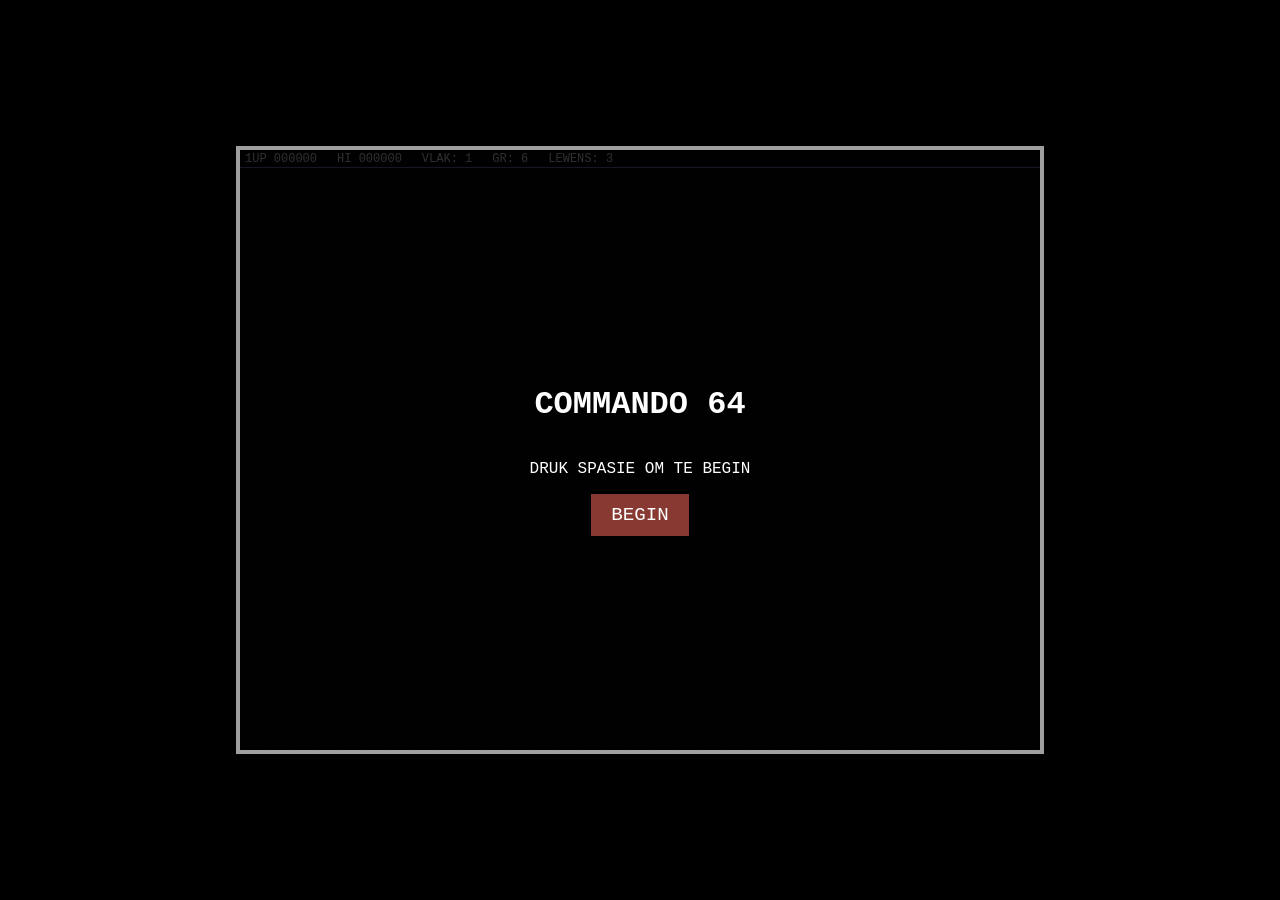
<file: examples/Commando_Gemma4_Offline_index.html>
<!DOCTYPE html>
<html lang="af">
<head>
    <meta charset="UTF-8">
    <meta name="viewport" content="width=device-width, initial-scale=1.0">
    <title>COMMANDO 64</title>
    <style>
        :root {
            --bg-color: #000000;
            --c64-blue: #40318d;
        }
        body {
            margin: 0;
            padding: 0;
            background-color: var(--bg-color);
            color: #ffffff;
            font-family: 'Courier New', Courier, monospace;
            display: flex;
            flex-direction: column;
            align-items: center;
            justify-content: center;
            height: 100vh;
            overflow: hidden;
        }
        #game-container {
            position: relative;
            border: 4px solid #9f9f9f;
            box-shadow: 0 0 20px rgba(0,0,0,0.8);
        }
        canvas {
            display: block;
            background-color: #000000;
            image-rendering: pixelated;
            width: 800px;
            height: 600px;
        }
        #hud {
            position: absolute;
            top: 0;
            left: 0;
            width: 100%;
            height: 18px;
            background: #000000;
            border-bottom: 1px solid #7869c4;
            display: flex;
            align-items: center;
            padding: 0 5px;
            font-size: 12px;
            box-sizing: border-box;
        }
        #overlay {
            position: absolute;
            top: 0;
            left: 0;
            width: 100%;
            height: 100%;
            background: rgba(0,0,0,0.8);
            display: flex;
            flex-direction: column;
            align-items: center;
            justify-content: center;
            text-align: center;
            padding: 20px;
            box-sizing: border-box;
        }
        .btn {
            pointer-events: auto;
            padding: 10px 20px;
            background: #883932;
            color: white;
            border: none;
            cursor: pointer;
            font-family: inherit;
            font-size: 1.2rem;
        }
        .btn:hover { background: #bfce72; color: #000; }
        #crt-effect {
            position: absolute;
            top: 0;
            left: 0;
            width: 100%;
            height: 100%;
            pointer-events: none;
            background: linear-gradient(rgba(18, 16, 16, 0) 50%, rgba(0, 0, 0, 0.1) 50%), 
                        linear-gradient(90deg, rgba(255, 0, 0, 0.05), rgba(0, 255, 0, 0.02), rgba(0, 0, 255, 0.05));
            background-size: 100% 4px, 3px 100%;
        }
    </style>
</head>
<body class="bg-black">

    <div id="game-container">
        <div id="hud">
            <span>1UP <span id="score">000000</span></span>
            <span style="margin-left: 20px;">HI <span id="high-score">000000</span></span>
            <span style="margin-left: 20px;">VLAK: <span id="level">1</span></span>
            <span style="margin-left: 20px;">GR: <span id="grenades">6</span></span>
            <span style="margin-left: 20px;">LEWENS: <span id="lives">3</span></span>
        </div>
        <canvas id="gameCanvas" width="320" height="200"></canvas>
        <div id="crt-effect"></div>
        <div id="overlay">
            <h1 id="title">COMMANDO 64</h1>
            <p id="desc">DRUK SPASIE OM TE BEGIN</p>
            <button id="start-btn" class="btn">BEGIN</button>
        </div>
    </div>

<script>
const canvas = document.getElementById('gameCanvas');
const ctx = canvas.getContext('2d');
ctx.imageSmoothingEnabled = false;

const PALETTE = {
    0: '#000000', 1: '#ffffff', 2: '#883932', 3: '#67b6bd',
    4: '#8b3f96', 5: '#55a049', 6: '#40318d', 7: '#bfce72',
    8: '#8b5429', 9: '#574200', A: '#b86962', B: '#505050',
    C: '#787878', D: '#94e089', E: '#7869c4', F: '#9f9f9f'
};

const STAGE_LEN = 1880;
const PLAYER_SPEED = 1.2;
const BULLET_SPEED = 3.5;
const GRENADE_SPEED = 2.5;

let score = 0;
let highScore = localStorage.getItem('c64_commando_high') || 0;
let lives = 3;
let level = 1;
let grenades = 6;
let camY = STAGE_LEN - 200;
let frameCount = 0;

const player = {
    x: 160, y: 180,
    vx: 0, vy: 0,
    angle: 0,
    hp: 1,
    invuln: 0
};

let bullets = [];
let enemies = [];
let particles = [];
let obstacles = [];
let groundGuns = [];

function createSprite(w, h, color) {
    const offscreen = document.createElement('canvas');
    offscreen.width = w;
    offscreen.height = h;
    const octx = offscreen.getContext('2d');
    octx.fillStyle = color;
    octx.fillRect(0, 0, w, h);
    return { canvas: offscreen, ctx: octx, w, h };
}

const sprites = {
    player: createSprite(12, 14, PALETTE[5]),
    enemy: createSprite(12, 14, PALETTE[6]),
    bunker: createSprite(20, 6, PALETTE[8]),
    grenade: createSprite(8, 8, PALETTE[2]),
    helicopter: createSprite(30, 11, PALETTE[3]),
    bridge: createSprite(48, 8, PALETTE[8]),
    gate: createSprite(64, 12, PALETTE[2])
};

const audioCtx = new (window.AudioContext || window.webkitAudioContext)();
function playTone(freq, type, duration, vol) {
    const osc = audioCtx.createOscillator();
    const gain = audioCtx.createGain();
    osc.type = type;
    osc.frequency.setValueAtTime(freq, audioCtx.currentTime);
    gain.gain.setValueAtTime(vol, audioCtx.currentTime);
    gain.gain.exponentialRampToValueAtTime(0.001, audioCtx.currentTime + duration);
    osc.connect(gain);
    gain.connect(audioCtx.destination);
    osc.start();
    osc.stop(audioCtx.currentTime + duration);
}

function playM60() { playTone(440, 'square', 0.1, 0.1); }
function playGrenade() { playTone(200, 'sawtooth', 0.5, 0.2); }
function playExplosion() { playTone(100, 'triangle', 0.4, 0.3); }

function initLevel(lvl) {
    obstacles = [];
    enemies = [];
    groundGuns = [];
    for(let i=0; i<STAGE_LEN; i+=40) {
        if(i % 120 === 0) obstacles.push({type: 'rock', x: i, y: 150, w: 20, h: 20});
        if(i % 240 === 0) obstacles.push({type: 'bunker', x: i, y: 140, w: 40, h: 10});
        if(i % 400 === 0) obstacles.push({type: 'palm', x: i, y: 100, w: 10, h: 80});
    }
    obstacles.push({type: 'river', x: 0, y: 140, w: 320, h: 20});
    obstacles.push({type: 'bridge', x: 100, y: 140, w: 120, h: 10});
    obstacles.push({type: 'gate', x: 0, y: STAGE_LEN - 100, w: 320, h: 20});
    for(let i=0; i<10 + lvl*2; i++) {
        enemies.push({
            x: Math.random() * 320,
            y: Math.random() * 1000,
            type: Math.random() > 0.7 ? 'heavy' : 'scout',
            hp: 2,
            vx: (Math.random() - 0.5) * 2,
            vy: (Math.random() - 0.5) * 2
        });
    }
    for(let i=0; i<3; i++) {
        groundGuns.push({x: Math.random()*320, y: Math.random()*STAGE_LEN, timer: 0});
    }
}

function update() {
    if (gameState !== 'PLAYING') return;
    frameCount++;
    if (keys['KeyW']) { player.vy -= PLAYER_SPEED; player.angle -= 0.05; }
    if (keys['KeyS']) { player.vy += PLAYER_SPEED; player.angle += 0.05; }
    if (keys['KeyA']) { player.vx -= PLAYER_SPEED; player.angle += 0.05; }
    if (keys['KeyD']) { player.vx += PLAYER_SPEED; player.angle -= 0.05; }
    player.x += player.vx;
    player.y += player.vy;
    player.vx *= 0.9;
    player.vy *= 0.9;
    if (player.y > camY + 120) {
        camY -= (player.y - (camY + 120)) * 0.1;
    }
    bullets.forEach((b, i) => {
        b.x += b.vx;
        b.y += b.vy;
        b.life--;
        if (b.life <= 0) bullets.splice(i, 1);
    });
    enemies.forEach((en, i) => {
        en.x += en.vx;
        en.y += en.vy;
        if (en.x < 0 || en.x > 320) en.vx *= -1;
        bullets.forEach((b, bi) => {
            if (Math.hypot(en.x - b.x, en.y - b.y) < 15) {
                en.hp--;
                bullets.splice(bi, 1);
                if (en.hp <= 0) {
                    enemies.splice(i, 1);
                    score += (en.type === 'heavy' ? 500 : 300);
                    playExplosion();
                    updateHUD();
                }
            }
        });
        if (player.invuln === 0 && Math.hypot(en.x - player.x, en.y - player.y) < 20) {
            die();
        }
    });
    groundGuns.forEach(g => {
        g.timer++;
        if (g.timer % 60 === 0) {
            let angle = Math.atan2(player.y - g.y, player.x - g.x);
            bullets.push({x: g.x, y: g.y, vx: Math.cos(angle)*2, vy: Math.sin(angle)*2, life: 60});
        }
    });
    particles.forEach((p, i) => {
        p.x += p.vx; p.y += p.vy;
        p.life--;
        if (p.life <= 0) particles.splice(i, 1);
    });
    if (enemies.length === 0) {
        gameState = 'LEVEL_COMPLETE';
        setTimeout(() => {
            level++;
            initLevel(level);
            gameState = 'PLAYING';
            player.x = 160; player.y = 180;
        }, 2000);
    }
    if (player.y > STAGE_LEN - 120 && player.y < STAGE_LEN - 80 && enemies.length === 0) {
        gameState = 'LEVEL_COMPLETE';
        setTimeout(() => {
            level++;
            initLevel(level);
            gameState = 'PLAYING';
            player.x = 160; player.y = 180;
        }, 2000);
    }
}

function die() {
    lives--;
    playExplosion();
    updateHUD();
    if (lives <= 0) {
        gameState = 'GAMEOVER';
        if (score > highScore) {
            highScore = score;
            localStorage.setItem('c64_commando_high', highScore);
        }
        document.getElementById('high-score').innerText = highScore.toString().padStart(6, '0');
    } else {
        player.invuln = 60;
        player.x = 160;
        player.y = 180;
    }
}

function draw() {
    ctx.clearRect(0, 0, 320, 200);
    ctx.save();
    ctx.translate(0, -camY);
    obstacles.forEach(o => {
        if (o.type === 'river') {
            ctx.fillStyle = PALETTE[6];
            ctx.fillRect(o.x, o.y, o.w, o.h);
        } else if (o.type === 'bridge') {
            ctx.fillStyle = PALETTE[8];
            ctx.fillRect(o.x, o.y, o.w, o.h);
        } else if (o.type === 'rock') {
            ctx.fillStyle = PALETTE[B];
            ctx.fillRect(o.x, o.y, o.w, o.h);
        } else if (o.type === 'bunker') {
            ctx.fillStyle = PALETTE[8];
            ctx.fillRect(o.x, o.y, o.w, o.h);
        } else if (o.type === 'palm') {
            ctx.fillStyle = PALETTE[9];
            ctx.fillRect(o.x, o.y, o.w, o.h);
            ctx.fillStyle = PALETTE[5];
            ctx.fillRect(o.x - 10, o.y - 10, o.w + 20, 10);
        } else if (o.type === 'gate') {
            ctx.fillStyle = PALETTE[2];
            ctx.fillRect(o.x, o.y, o.w, o.h);
        }
    });
    enemies.forEach(en => {
        ctx.fillStyle = en.type === 'heavy' ? PALETTE[6] : PALETTE[2];
        ctx.fillRect(en.x, en.y, 12, 14);
    });
    bullets.forEach(b => {
        ctx.fillStyle = '#fff';
        ctx.fillRect(b.x, b.y, 2, 2);
    });
    particles.forEach(p => {
        ctx.fillStyle = `rgba(${p.c}, ${p.c}, ${p.c}, ${p.life/30})`;
        ctx.fillRect(p.x, p.y, 2, 2);
    });
    if (player.invuln % 10 < 5) {
        ctx.save();
        ctx.translate(player.x, player.y);
        ctx.rotate(player.angle);
        ctx.fillStyle = PALETTE[5];
        ctx.fillRect(-6, -7, 12, 14);
        ctx.restore();
    }
    ctx.restore();
    if (gameState === 'TITLE') {
        ctx.fillStyle = '#fff';
        ctx.font = '16px Courier New';
        ctx.fillText("COMMANDO 64", 110, 100);
        ctx.fillText("DRUK SPASIE OM TE BEGIN", 80, 140);
    } else if (gameState === 'DEMO') {
        ctx.fillStyle = '#fff';
        ctx.fillText("DEMO (15s) - DRUK SLEUTEL", 70, 180);
    } else if (gameState === 'LEVEL_COMPLETE') {
        ctx.fillStyle = '#fff';
        ctx.fillText("VESTING VEROORWIN!", 90, 100);
    } else if (gameState === 'GAMEOVER') {
        ctx.fillStyle = '#fff';
        ctx.fillText("SPEL VERBY", 130, 100);
        ctx.fillText("SKOOR: " + score, 110, 130);
    }
    requestAnimationFrame(() => {
        update();
        draw();
    });
}

const keys = {};
window.onkeydown = e => {
    keys[e.code] = true;
    if (e.code === 'Space' && gameState === 'PLAYING' && grenades > 0) {
        grenades--;
        bullets.push({x: player.x, y: player.y, vx: Math.cos(player.angle)*GRENADE_SPEED, vy: Math.sin(player.angle)*GRENADE_SPEED, life: 100});
        playGrenade();
    }
    if (e.code === 'KeyP' || e.code === 'Escape') {
        gameState = (gameState === 'PAUSED') ? 'PLAYING' : 'PAUSED';
    }
    if (e.code === 'KeyM') {
        audioCtx.state === 'suspended' ? audioCtx.resume() : audioCtx.suspend();
    }
};
window.onkeyup = e => keys[e.code] = false;
window.onmousedown = e => {
    if (gameState === 'PLAYING') {
        let angle = Math.atan2(e.clientY - 300, e.clientX - 400);
        bullets.push({x: player.x, y: player.y, vx: Math.cos(angle)*BULLET_SPEED, vy: Math.sin(angle)*BULLET_SPEED, life: 60});
        playM60();
    }
};

function updateHUD() {
    document.getElementById('score').innerText = score.toString().padStart(6, '0');
    document.getElementById('high-score').innerText = highScore.toString().padStart(6, '0');
    document.getElementById('level').innerText = level;
    document.getElementById('grenades').innerText = grenades;
    document.getElementById('lives').innerText = lives;
}

startBtn.onclick = () => {
    overlay.classList.add('hidden');
    gameState = 'DEMO';
    initLevel(1);
    draw();
};

initLevel(1);
draw();
</script>
</body>
</html>
</file>
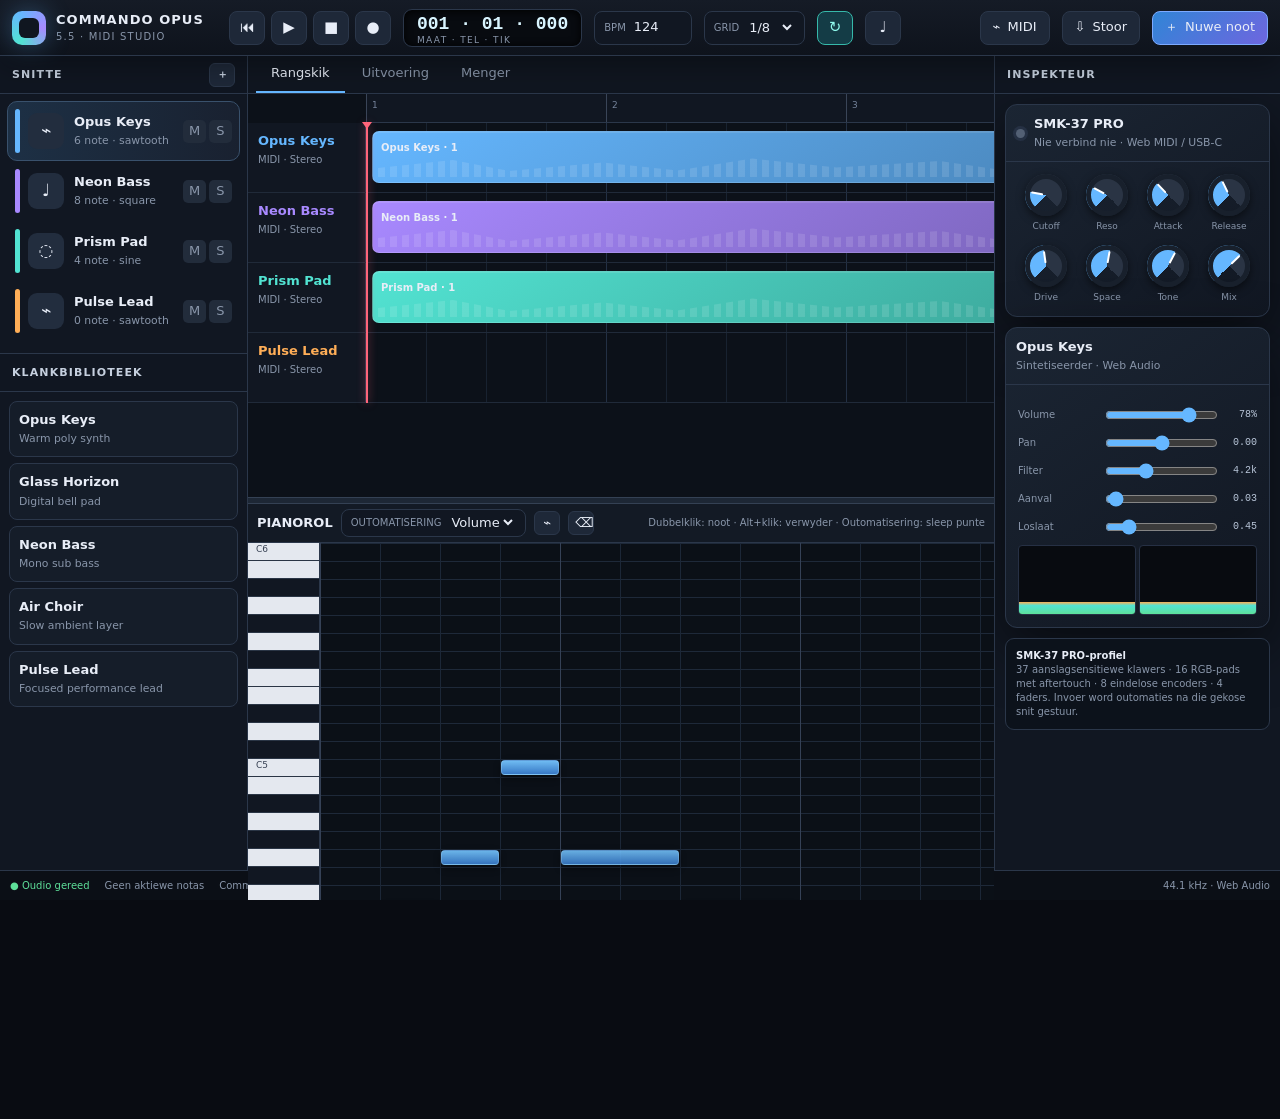
<file: examples/DigitalAudioWorkstation_Opus55.html>
<!DOCTYPE html>
<html lang="af">
<head>
<meta charset="UTF-8">
<meta name="viewport" content="width=device-width, initial-scale=1.0">
<meta name="theme-color" content="#090c12">
<title>Commando Opus 5.5 — MIDI Studio</title>
<style>
:root{--bg:#090c12;--panel:#111722;--panel2:#171f2d;--panel3:#1e2838;--line:#2b374a;--text:#e8edf7;--muted:#8996aa;--blue:#65b7ff;--cyan:#52e3d2;--purple:#a889ff;--orange:#ffae57;--red:#ff657a;--green:#5ee09a;--shadow:0 18px 55px #0008;--r:12px;--sidebar:248px}
*{box-sizing:border-box}html,body{height:100%;margin:0;background:var(--bg);color:var(--text);font:13px/1.4 Inter,ui-sans-serif,system-ui,-apple-system,"Segoe UI",sans-serif;overflow:hidden}button,input,select{font:inherit;color:inherit}button{border:0;cursor:pointer}button:focus-visible,input:focus-visible,select:focus-visible{outline:2px solid var(--blue);outline-offset:2px}.app{height:100%;display:grid;grid-template-rows:56px 1fr 30px}.topbar{display:flex;align-items:center;gap:12px;padding:8px 12px;background:linear-gradient(180deg,#151b26,#0e131c);border-bottom:1px solid var(--line);box-shadow:0 8px 30px #0005;z-index:8}.brand{display:flex;align-items:center;gap:10px;min-width:205px}.logo{width:34px;height:34px;border-radius:10px;background:conic-gradient(from 210deg,var(--cyan),var(--blue),var(--purple),var(--cyan));box-shadow:0 0 26px #65b7ff55;position:relative}.logo:after{content:"";position:absolute;inset:7px;border-radius:6px;background:#101620}.brand b{letter-spacing:.08em}.brand small{display:block;color:var(--muted);font-size:10px;letter-spacing:.12em}.transport{display:flex;align-items:center;gap:6px}.iconbtn,.action,.mini{height:34px;border-radius:8px;background:var(--panel3);border:1px solid var(--line);display:inline-grid;place-items:center;transition:.15s}.iconbtn{width:36px;font-size:15px}.iconbtn:hover,.action:hover,.mini:hover{background:#28364a;border-color:#49607c}.iconbtn.active{background:#143c46;border-color:#36b9aa;color:#8ff8eb}.iconbtn.recording{background:#5c1925;border-color:var(--red);color:#fff;box-shadow:0 0 16px #ff657955}.readout{height:38px;min-width:155px;padding:4px 13px;border:1px solid var(--line);border-radius:9px;background:#080b10;box-shadow:inset 0 1px 8px #000}.readout strong{font:600 18px/20px ui-monospace,SFMono-Regular,monospace;color:#d9f5ff}.readout small{display:block;color:var(--muted);font-size:9px;letter-spacing:.15em}.field{height:34px;display:flex;align-items:center;gap:6px;padding:0 9px;border:1px solid var(--line);border-radius:8px;background:var(--panel)}.field span{font-size:10px;color:var(--muted);text-transform:uppercase}.field input,.field select{background:transparent;border:0;min-width:0}.field input{width:50px}.field select{max-width:140px}.top-spacer{flex:1}.action{padding:0 12px;display:flex;gap:7px}.action.primary{background:linear-gradient(135deg,#3185d6,#6e66df);border-color:#7daaff}.workspace{min-height:0;display:grid;grid-template-columns:var(--sidebar) 1fr 286px}.left,.right{background:var(--panel);min-height:0;overflow:auto}.left{border-right:1px solid var(--line)}.right{border-left:1px solid var(--line)}.section-head{height:38px;padding:0 12px;display:flex;align-items:center;justify-content:space-between;border-bottom:1px solid var(--line);color:#c6d0df;font-size:11px;font-weight:700;letter-spacing:.1em;text-transform:uppercase;position:sticky;top:0;background:#111722ee;backdrop-filter:blur(10px);z-index:2}.mini{width:26px;height:24px;border-radius:6px}.track-list{padding:7px}.track{display:grid;grid-template-columns:5px 38px 1fr auto;align-items:center;gap:8px;min-height:60px;padding:7px;border:1px solid transparent;border-radius:10px;cursor:pointer}.track:hover{background:#192231}.track.selected{background:linear-gradient(90deg,#1d3045,#192130);border-color:#39516c}.track-color{width:5px;align-self:stretch;border-radius:4px}.track-icon{width:36px;height:36px;border-radius:9px;background:#222d3e;display:grid;place-items:center;font-size:17px}.track-title{white-space:nowrap;overflow:hidden;text-overflow:ellipsis}.track-title b{display:block}.track-title small{color:var(--muted)}.track-buttons{display:flex;gap:3px}.track-buttons button{width:23px;height:23px;border-radius:5px;background:#222c3b;color:var(--muted)}.track-buttons button.on.mute{color:#111;background:var(--orange)}.track-buttons button.on.solo{color:#111;background:var(--green)}.library{border-top:1px solid var(--line);margin-top:5px}.preset-grid{padding:9px;display:grid;gap:6px}.preset{padding:9px;border:1px solid var(--line);border-radius:8px;background:#151d29;cursor:pointer}.preset:hover{border-color:#4d6685}.preset b{display:block}.preset small{color:var(--muted)}.center{min-width:0;min-height:0;display:grid;grid-template-rows:38px minmax(210px,1.1fr) 7px minmax(250px,1fr);background:#0b0f16}.tabs{display:flex;align-items:end;gap:2px;padding:0 8px;border-bottom:1px solid var(--line);background:#101620}.tab{height:37px;padding:0 15px;background:transparent;color:var(--muted);border-bottom:2px solid transparent}.tab.active{color:var(--text);border-color:var(--blue)}.arranger{min-height:0;overflow:auto;position:relative;background:#0c1119}.arranger-inner{min-width:1100px;position:relative}.ruler{height:29px;position:sticky;top:0;z-index:5;margin-left:118px;background:#111722;border-bottom:1px solid var(--line)}.ruler-mark{position:absolute;top:0;height:100%;border-left:1px solid #3a4558;padding:5px;color:#75839a;font-size:9px}.arr-track{height:70px;display:grid;grid-template-columns:118px 1fr;border-bottom:1px solid #202a39}.arr-label{position:sticky;left:0;z-index:4;background:#111722;border-right:1px solid var(--line);padding:9px 10px}.arr-label b{display:block}.arr-label span{font-size:10px;color:var(--muted)}.lane{position:relative;background-image:linear-gradient(90deg,#233044 1px,transparent 1px),linear-gradient(90deg,#182230 1px,transparent 1px);background-size:240px 100%,60px 100%}.clip{position:absolute;top:8px;height:52px;border:1px solid #ffffff24;border-radius:7px;padding:6px 8px;overflow:hidden;background:linear-gradient(145deg,var(--clip),color-mix(in srgb,var(--clip),#000 35%));box-shadow:inset 0 1px #ffffff19}.clip b{font-size:10px}.clip-notes{position:absolute;inset:25px 5px 5px;background:repeating-linear-gradient(90deg,#ffffff55 0 7px,transparent 7px 12px);opacity:.35;clip-path:polygon(0 55%,8% 15%,14% 70%,24% 28%,32% 67%,40% 8%,49% 53%,60% 20%,68% 74%,79% 34%,90% 63%,100% 22%,100% 100%,0 100%)}.playhead{position:absolute;top:29px;bottom:0;width:2px;background:var(--red);z-index:6;pointer-events:none;box-shadow:0 0 8px #ff657a99}.playhead:before{content:"";position:absolute;top:-1px;left:-4px;border-left:5px solid transparent;border-right:5px solid transparent;border-top:7px solid var(--red)}.splitter{background:#1d2735;border-block:1px solid #344154;cursor:row-resize}.editor{min-height:0;display:grid;grid-template-rows:39px 1fr;background:#0b1017}.editor-toolbar{display:flex;align-items:center;gap:8px;padding:5px 9px;border-bottom:1px solid var(--line);background:#131a25}.editor-toolbar .field{height:28px}.hint{margin-left:auto;color:var(--muted);font-size:10px}.editor-body{min-height:0;display:grid;grid-template-columns:72px 1fr;position:relative}.piano-keys{position:relative;background:#0e141d;border-right:1px solid var(--line);overflow:hidden}.key-label{position:absolute;left:0;right:0;height:18px;border-bottom:1px solid #2a3545;padding-left:8px;color:#647187;font-size:9px}.note-grid{position:relative;overflow:auto;background:#0b1017}.note-surface{position:relative;min-width:1100px;min-height:576px;background-image:linear-gradient(90deg,#354156 1px,transparent 1px),linear-gradient(90deg,#1c2737 1px,transparent 1px),linear-gradient(#1e2939 1px,transparent 1px);background-size:240px 100%,60px 100%,100% 18px}.note{position:absolute;height:15px;border-radius:4px;background:linear-gradient(180deg,#75c5ff,#3a7fd0);border:1px solid #a6ddff66;box-shadow:0 3px 8px #0007;cursor:move}.note.selected{outline:2px solid #fff}.automation-wrap{position:absolute;left:0;right:0;bottom:0;height:150px;background:#101722eF;border-top:1px solid #52647d;z-index:4;display:none}.automation-wrap.show{display:block}.auto-label{position:absolute;z-index:2;top:7px;left:8px;padding:3px 7px;border-radius:4px;background:#070a0fcc;color:var(--cyan);font-size:10px;pointer-events:none}#automationCanvas{width:100%;height:100%;display:block;cursor:crosshair}.inspector{padding:10px}.device-card{border:1px solid var(--line);border-radius:12px;background:linear-gradient(145deg,#1b2533,#111722);box-shadow:var(--shadow);overflow:hidden;margin-bottom:10px}.device-top{display:flex;gap:9px;align-items:center;padding:10px;border-bottom:1px solid var(--line)}.device-dot{width:9px;height:9px;border-radius:50%;background:#536074;box-shadow:0 0 0 3px #253043}.device-dot.connected{background:var(--green);box-shadow:0 0 12px var(--green)}.device-top b{display:block}.device-top small{color:var(--muted)}.device-panel{padding:12px}.knobs{display:grid;grid-template-columns:repeat(4,1fr);gap:12px 5px}.knob-wrap{text-align:center;color:var(--muted);font-size:9px}.knob{--v:0deg;width:42px;height:42px;margin:0 auto 4px;border-radius:50%;position:relative;background:conic-gradient(from 225deg,var(--blue) var(--v),#2a3444 0 270deg,transparent 0);box-shadow:inset 0 0 0 5px #18202c,0 3px 8px #0008;cursor:ns-resize}.knob:after{content:"";position:absolute;width:2px;height:12px;background:#fff;top:6px;left:20px;transform-origin:1px 15px;transform:rotate(calc(var(--v) - 135deg));border-radius:2px}.meters{display:flex;gap:3px;height:70px;align-items:end}.meter{flex:1;height:100%;background:#080b10;border:1px solid #263044;border-radius:4px;position:relative;overflow:hidden}.meter i{position:absolute;bottom:0;left:0;right:0;height:18%;background:linear-gradient(0deg,var(--green),var(--cyan) 70%,var(--orange));transition:.08s}.prop{display:grid;grid-template-columns:78px 1fr auto;gap:7px;align-items:center;margin:8px 0}.prop label{color:var(--muted);font-size:10px}.prop input[type=range]{width:100%;accent-color:var(--blue)}.prop output{font:10px ui-monospace,monospace;color:#b9c6d9;width:34px;text-align:right}.help{padding:10px;border-radius:9px;background:#0c121b;border:1px solid var(--line);color:var(--muted);font-size:10px}.help b{color:var(--text)}.statusbar{display:flex;align-items:center;gap:15px;padding:0 10px;background:#0b0f16;border-top:1px solid var(--line);color:var(--muted);font-size:10px}.statusbar .ok{color:var(--green)}.statusbar span:last-child{margin-left:auto}.modal{position:fixed;inset:0;background:#02050acc;display:none;place-items:center;z-index:20;backdrop-filter:blur(10px)}.modal.show{display:grid}.dialog{width:min(540px,calc(100vw - 30px));max-height:80vh;overflow:auto;background:#151d29;border:1px solid #445570;border-radius:16px;box-shadow:0 30px 100px #000;padding:20px}.dialog h2{margin:0 0 4px}.dialog p{color:var(--muted)}.midi-list{display:grid;gap:6px;margin:15px 0}.midi-item{padding:10px;border:1px solid var(--line);border-radius:8px;background:#0f151e}.dialog-actions{display:flex;justify-content:flex-end;gap:8px}.toast{position:fixed;right:18px;bottom:48px;padding:10px 14px;border:1px solid #48617e;border-radius:9px;background:#192434;box-shadow:var(--shadow);z-index:30;transform:translateY(20px);opacity:0;transition:.2s;pointer-events:none}.toast.show{opacity:1;transform:none}@media(max-width:1050px){:root{--sidebar:205px}.right{display:none}.workspace{grid-template-columns:var(--sidebar) 1fr}.topbar .hide-sm{display:none}}@media(max-width:720px){.left{display:none}.workspace{grid-template-columns:1fr}.brand{min-width:auto}.brand div:last-child{display:none}.readout{min-width:110px}.topbar{gap:5px}.action span,.field span{display:none}.top-spacer{display:none}}
</style>
</head>
<body>
<div class="app">
<header class="topbar">
  <div class="brand"><div class="logo"></div><div><b>COMMANDO OPUS</b><small>5.5 · MIDI STUDIO</small></div></div>
  <div class="transport">
    <button class="iconbtn" id="toStart" title="Na begin">⏮</button>
    <button class="iconbtn" id="playBtn" title="Speel / pouseer">▶</button>
    <button class="iconbtn" id="stopBtn" title="Stop">■</button>
    <button class="iconbtn" id="recordBtn" title="Neem op">●</button>
  </div>
  <div class="readout"><strong id="positionReadout">001 · 01 · 000</strong><small>MAAT · TEL · TIK</small></div>
  <label class="field"><span>BPM</span><input id="bpmInput" type="number" min="40" max="240" value="124"></label>
  <label class="field hide-sm"><span>Grid</span><select id="gridSelect"><option value="1">1/4</option><option value="0.5" selected>1/8</option><option value="0.25">1/16</option><option value="0.125">1/32</option></select></label>
  <button class="iconbtn active hide-sm" id="loopBtn" title="Lus">↻</button>
  <button class="iconbtn hide-sm" id="metroBtn" title="Metronoom">♩</button>
  <div class="top-spacer"></div>
  <button class="action" id="midiBtn">⌁ <span>MIDI</span></button>
  <button class="action hide-sm" id="saveBtn">⇩ <span>Stoor</span></button>
  <button class="action primary" id="newClipBtn">＋ <span>Nuwe noot</span></button>
</header>
<main class="workspace">
<aside class="left">
  <div class="section-head">Snitte <button class="mini" id="addTrackBtn">＋</button></div>
  <div class="track-list" id="trackList"></div>
  <div class="library"><div class="section-head">Klankbiblioteek</div><div class="preset-grid" id="presetGrid"></div></div>
</aside>
<section class="center">
  <nav class="tabs"><button class="tab active" data-view="arrange">Rangskik</button><button class="tab" data-view="perform">Uitvoering</button><button class="tab" data-view="mixer">Menger</button></nav>
  <div class="arranger" id="arranger"><div class="arranger-inner" id="arrangerInner"><div class="ruler" id="ruler"></div><div id="arrTracks"></div><div class="playhead" id="playhead"></div></div></div>
  <div class="splitter"></div>
  <section class="editor">
    <div class="editor-toolbar">
      <b>PIANOROL</b>
      <label class="field"><span>Outomatisering</span><select id="laneSelect"><option value="volume">Volume</option><option value="pan">Pan</option><option value="filter">Filter</option></select></label>
      <button class="mini" id="automationBtn" title="Wys outomatisering">⌁</button>
      <button class="mini" id="clearBtn" title="Maak notas skoon">⌫</button>
      <span class="hint">Dubbelklik: noot · Alt+klik: verwyder · Outomatisering: sleep punte</span>
    </div>
    <div class="editor-body"><div class="piano-keys" id="pianoKeys"></div><div class="note-grid" id="noteGrid"><div class="note-surface" id="noteSurface"></div><div class="automation-wrap" id="automationWrap"><span class="auto-label" id="autoLabel">VOLUME</span><canvas id="automationCanvas"></canvas></div></div></div>
  </section>
</section>
<aside class="right">
  <div class="section-head">Inspekteur</div>
  <div class="inspector">
    <div class="device-card"><div class="device-top"><span class="device-dot" id="midiDot"></span><div><b>SMK-37 PRO</b><small id="midiStatus">Nie verbind nie · Web MIDI / USB-C</small></div></div><div class="device-panel"><div class="knobs" id="knobs"></div></div></div>
    <div class="device-card"><div class="device-top"><div><b id="inspectorTitle">Opus Keys</b><small>Sintetiseerder · Web Audio</small></div></div><div class="device-panel">
      <div class="prop"><label>Volume</label><input id="volRange" type="range" min="0" max="1" step=".01"><output id="volOut"></output></div>
      <div class="prop"><label>Pan</label><input id="panRange" type="range" min="-1" max="1" step=".01"><output id="panOut"></output></div>
      <div class="prop"><label>Filter</label><input id="filterRange" type="range" min="100" max="12000" step="1"><output id="filterOut"></output></div>
      <div class="prop"><label>Aanval</label><input id="attackRange" type="range" min=".002" max="1" step=".002"><output id="attackOut"></output></div>
      <div class="prop"><label>Loslaat</label><input id="releaseRange" type="range" min=".03" max="2.5" step=".01"><output id="releaseOut"></output></div>
      <div class="meters"><div class="meter"><i id="meterL"></i></div><div class="meter"><i id="meterR"></i></div></div>
    </div></div>
    <div class="help"><b>SMK-37 PRO-profiel</b><br>37 aanslagsensitiewe klawers · 16 RGB-pads met aftertouch · 8 eindelose encoders · 4 faders. Invoer word outomaties na die gekose snit gestuur.</div>
  </div>
</aside>
</main>
<footer class="statusbar"><span class="ok">● Oudio gereed</span><span id="noteStatus">Geen aktiewe notas</span><span id="projectStatus">Commando Session · 16 mate</span><span>44.1 kHz · Web Audio</span></footer>
</div>
<div class="modal" id="midiModal"><div class="dialog"><h2>MIDI-toestelle</h2><p>Kies enige Web MIDI-inset. Commando Opus herken die SMK-37 PRO se note, velocity, pitch-bend, aftertouch en kontroleveranderings.</p><div class="midi-list" id="midiList"><div class="midi-item">Klik “Soek toestelle” om te begin.</div></div><div class="dialog-actions"><button class="action" id="closeMidi">Sluit</button><button class="action primary" id="scanMidi">Soek toestelle</button></div></div></div>
<div class="toast" id="toast"></div>
<script>
'use strict';
const $=s=>document.querySelector(s), $$=s=>[...document.querySelectorAll(s)];
const PX_PER_BEAT=60, TOTAL_BEATS=64, ROW_H=18, AUTO_H=150;
const COLORS=['#65b7ff','#a889ff','#52e3d2','#ffae57','#ff657a','#5ee09a'];
const clamp=(v,a,b)=>Math.max(a,Math.min(b,v));
const clamp01=v=>clamp(v,0,1);
const uid=()=>Math.random().toString(36).slice(2,9);
const noteName=n=>['C','C♯','D','D♯','E','F','F♯','G','G♯','A','A♯','B'][n%12]+(Math.floor(n/12)-1);
const presets=[
 {name:'Opus Keys',sub:'Warm poly synth',wave:'sawtooth',filter:4200,attack:.03,release:.45},
 {name:'Glass Horizon',sub:'Digital bell pad',wave:'sine',filter:7200,attack:.12,release:1.4},
 {name:'Neon Bass',sub:'Mono sub bass',wave:'square',filter:1100,attack:.008,release:.22},
 {name:'Air Choir',sub:'Slow ambient layer',wave:'triangle',filter:5800,attack:.45,release:2.1},
 {name:'Pulse Lead',sub:'Focused performance lead',wave:'sawtooth',filter:3200,attack:.01,release:.18}
];
const makeTrack=(name,color,preset=presets[0])=>({id:uid(),name,color,preset:{...preset},volume:.78,pan:0,filter:preset.filter,attack:preset.attack,release:preset.release,mute:false,solo:false,notes:[],automation:{volume:[{beat:0,value:.78}],pan:[{beat:0,value:.5}],filter:[{beat:0,value:preset.filter/12000}]}});
const state={bpm:124,grid:.5,playing:false,recording:false,loop:true,metronome:false,currentBeat:0,startBeat:0,startTime:0,selectedTrackIndex:0,currentAutomationLane:'volume',automationVisible:false,midi:null,midiInput:null,activeMidi:new Map(),raf:0,
 tracks:[makeTrack('Opus Keys',COLORS[0],presets[0]),makeTrack('Neon Bass',COLORS[1],presets[2]),makeTrack('Prism Pad',COLORS[2],presets[1]),makeTrack('Pulse Lead',COLORS[3],presets[4])]
};
state.tracks[0].notes=[{id:uid(),note:60,start:0,duration:1,velocity:.82},{id:uid(),note:64,start:1,duration:1,velocity:.75},{id:uid(),note:67,start:2,duration:1,velocity:.82},{id:uid(),note:72,start:3,duration:1,velocity:.9},{id:uid(),note:67,start:4,duration:2,velocity:.76},{id:uid(),note:64,start:6,duration:2,velocity:.72}];
state.tracks[1].notes=[0,2,4,6,8,10,12,14].map((s,i)=>({id:uid(),note:i%4===3?38:36,start:s,duration:1.5,velocity:.76}));
state.tracks[2].notes=[{id:uid(),note:48,start:0,duration:8,velocity:.55},{id:uid(),note:55,start:0,duration:8,velocity:.5},{id:uid(),note:52,start:8,duration:8,velocity:.52},{id:uid(),note:59,start:8,duration:8,velocity:.48}];
class AudioEngine{
 constructor(){this.ctx=null;this.master=null;this.voices=new Map();this.scheduled=new Set();this.nextBeat=0;this.timer=0}
 init(){if(this.ctx)return;this.ctx=new (window.AudioContext||window.webkitAudioContext)();this.master=this.ctx.createGain();this.master.gain.value=.7;this.master.connect(this.ctx.destination)}
 resume(){this.init();if(this.ctx.state==='suspended')this.ctx.resume()}
 noteOn(note,velocity,track,indexKey='live'){this.resume();const t=this.ctx.currentTime,tr=track;const osc=this.ctx.createOscillator(),filter=this.ctx.createBiquadFilter(),gain=this.ctx.createGain(),pan=this.ctx.createStereoPanner();osc.type=tr.preset.wave;osc.frequency.value=440*Math.pow(2,(note-69)/12);filter.type='lowpass';filter.frequency.value=tr.filter;pan.pan.value=tr.pan;const peak=velocity*tr.volume*.22;gain.gain.setValueAtTime(.0001,t);gain.gain.exponentialRampToValueAtTime(Math.max(.0002,peak),t+tr.attack);osc.connect(filter).connect(gain).connect(pan).connect(this.master);osc.start(t);const key=indexKey+':'+note+':'+uid();this.voices.set(key,{osc,gain,track:tr});return key}
 noteOff(key,release){const v=this.voices.get(key);if(!v||!this.ctx)return;const t=this.ctx.currentTime;v.gain.gain.cancelScheduledValues(t);v.gain.gain.setTargetAtTime(.0001,t,Math.max(.01,release/4));v.osc.stop(t+release+0.08);this.voices.delete(key)}
 playNoteAt(note,velocity,track,when,duration,key){this.resume();const osc=this.ctx.createOscillator(),filter=this.ctx.createBiquadFilter(),gain=this.ctx.createGain(),pan=this.ctx.createStereoPanner();osc.type=track.preset.wave;osc.frequency.value=440*Math.pow(2,(note-69)/12);filter.type='lowpass';filter.frequency.value=track.filter;pan.pan.value=track.pan;const attack=Math.min(track.attack,duration*.4),peak=Math.max(.0002,velocity*track.volume*.18);gain.gain.setValueAtTime(.0001,when);gain.gain.exponentialRampToValueAtTime(peak,when+attack);gain.gain.setValueAtTime(peak,Math.max(when+attack,when+duration-track.release));gain.gain.exponentialRampToValueAtTime(.0001,when+duration);osc.connect(filter).connect(gain).connect(pan).connect(this.master);osc.start(when);osc.stop(when+duration+.03);this.scheduled.add(key);osc.onended=()=>this.scheduled.delete(key)}
 stopAll(){for(const [k,v] of this.voices){try{v.osc.stop()}catch{}this.voices.delete(k)}this.scheduled.clear()}
}
const audio=new AudioEngine();
class AutomationEditor{
 constructor({getTrack,getLane,quant,redraw}){this.getTrack=getTrack;this.getLane=getLane;this.quant=quant;this.redraw=redraw;this.drag=null}
 getPoints(){const t=this.getTrack(),l=this.getLane();t.automation[l]||=[];return t.automation[l]}
 hitTest(beat,value){const pts=this.getPoints();for(let i=pts.length-1;i>=0;i--){const p=pts[i];if(Math.abs(p.beat-beat)<.3&&Math.abs(p.value-value)<.08)return{point:p,index:i}}return null}
 pointerDown({beat,value,altKey}){const pts=this.getPoints(),hit=this.hitTest(beat,value);if(altKey&&hit){pts.splice(hit.index,1);this.redraw();return}if(hit){this.drag=hit.point;return}const p={beat:Math.max(0,this.quant(beat)),value:clamp01(value)};pts.push(p);pts.sort((a,b)=>a.beat-b.beat);this.drag=p;this.redraw()}
 pointerMove({beat,value}){if(!this.drag)return;this.drag.beat=clamp(this.quant(beat),0,TOTAL_BEATS);this.drag.value=clamp01(value);this.getPoints().sort((a,b)=>a.beat-b.beat);this.redraw()}
 pointerUp(){this.drag=null}
}
const editor=new AutomationEditor({getTrack:()=>state.tracks[state.selectedTrackIndex],getLane:()=>state.currentAutomationLane,quant:b=>Math.round(b/state.grid)*state.grid,redraw:()=>{drawAutomation();syncAutomationValue()}});
function autoValue(track,lane,beat,fallback){const p=(track.automation[lane]||[]).slice().sort((a,b)=>a.beat-b.beat);if(!p.length)return fallback;if(beat<=p[0].beat)return p[0].value;if(beat>=p.at(-1).beat)return p.at(-1).value;for(let i=0;i<p.length-1;i++)if(beat>=p[i].beat&&beat<=p[i+1].beat){const f=(beat-p[i].beat)/(p[i+1].beat-p[i].beat);return p[i].value+(p[i+1].value-p[i].value)*f}return fallback}
function toast(msg){const el=$('#toast');el.textContent=msg;el.classList.add('show');clearTimeout(el.t);el.t=setTimeout(()=>el.classList.remove('show'),1800)}
function renderTracks(){const list=$('#trackList');list.innerHTML=state.tracks.map((t,i)=>`<div class="track ${i===state.selectedTrackIndex?'selected':''}" data-i="${i}"><i class="track-color" style="background:${t.color}"></i><span class="track-icon">${i===1?'♩':i===2?'◌':'⌁'}</span><span class="track-title"><b>${t.name}</b><small>${t.notes.length} note · ${t.preset.wave}</small></span><span class="track-buttons"><button class="${t.mute?'on mute':''}" data-act="mute">M</button><button class="${t.solo?'on solo':''}" data-act="solo">S</button></span></div>`).join('');
 $$('.track').forEach(el=>el.onclick=e=>{const i=+el.dataset.i,a=e.target.dataset.act;if(a){state.tracks[i][a]=!state.tracks[i][a];e.stopPropagation()}else state.selectedTrackIndex=i;renderAll()})}
function renderPresets(){$('#presetGrid').innerHTML=presets.map((p,i)=>`<div class="preset" data-p="${i}"><b>${p.name}</b><small>${p.sub}</small></div>`).join('');$$('.preset').forEach(el=>el.onclick=()=>{const p=presets[+el.dataset.p],t=state.tracks[state.selectedTrackIndex];t.preset={...p};t.name=p.name;t.filter=p.filter;t.attack=p.attack;t.release=p.release;renderAll();toast(`${p.name} gelaai`)})}
function renderArranger(){const ruler=$('#ruler');ruler.style.width=TOTAL_BEATS*PX_PER_BEAT+'px';ruler.innerHTML=Array.from({length:17},(_,i)=>`<span class="ruler-mark" style="left:${i*4*PX_PER_BEAT}px">${i+1}</span>`).join('');
 $('#arrTracks').innerHTML=state.tracks.map((t,i)=>{const clips=[];for(let bar=0;bar<4;bar++){const start=bar*16,has=t.notes.some(n=>n.start>=start&&n.start<start+16);if(has)clips.push(`<div class="clip" style="left:${start*PX_PER_BEAT+6}px;width:${16*PX_PER_BEAT-12}px;--clip:${t.color}"><b>${t.name} · ${bar+1}</b><i class="clip-notes"></i></div>`)}return `<div class="arr-track"><div class="arr-label"><b style="color:${t.color}">${t.name}</b><span>${t.mute?'Gedemp':'MIDI · Stereo'}</span></div><div class="lane" style="width:${TOTAL_BEATS*PX_PER_BEAT}px">${clips.join('')}</div></div>`}).join('');
 $('#arrangerInner').style.width=(118+TOTAL_BEATS*PX_PER_BEAT)+'px';updatePlayhead()}
function renderKeys(){const high=84,low=53,count=high-low+1;$('#pianoKeys').style.height=count*ROW_H+'px';$('#pianoKeys').innerHTML=Array.from({length:count},(_,r)=>{const n=high-r,black=[1,3,6,8,10].includes(n%12);return `<div class="key-label" data-note="${n}" style="top:${r*ROW_H}px;background:${black?'#111722':'#e4e8ef'};color:${black?'#78869b':'#374153'}">${n%12===0?noteName(n):''}</div>`}).join('');$$('.key-label').forEach(k=>{k.onpointerdown=()=>{const n=+k.dataset.note,key=audio.noteOn(n,.8,state.tracks[state.selectedTrackIndex],'ui');k.dataset.key=key};k.onpointerup=k.onpointerleave=()=>{if(k.dataset.key){audio.noteOff(k.dataset.key,state.tracks[state.selectedTrackIndex].release);delete k.dataset.key}}})}
function renderNotes(){const s=$('#noteSurface'),high=84,low=53;s.style.width=TOTAL_BEATS*PX_PER_BEAT+'px';s.style.height=(high-low+1)*ROW_H+'px';const t=state.tracks[state.selectedTrackIndex];s.innerHTML=t.notes.filter(n=>n.note>=low&&n.note<=high).map(n=>`<div class="note" data-id="${n.id}" title="${noteName(n.note)} · ${n.duration} tel" style="left:${n.start*PX_PER_BEAT+1}px;top:${(high-n.note)*ROW_H+1}px;width:${Math.max(8,n.duration*PX_PER_BEAT-2)}px;opacity:${.45+n.velocity*.55}"></div>`).join('');
 $$('.note').forEach(el=>{el.onpointerdown=e=>{e.stopPropagation();const n=t.notes.find(x=>x.id===el.dataset.id);if(e.altKey){t.notes=t.notes.filter(x=>x.id!==n.id);renderNotes();renderArranger();return}const sx=e.clientX,sy=e.clientY,os=n.start,on=n.note;el.setPointerCapture(e.pointerId);el.onpointermove=ev=>{n.start=clamp(Math.round((os+(ev.clientX-sx)/PX_PER_BEAT)/state.grid)*state.grid,0,TOTAL_BEATS-n.duration);n.note=clamp(on-Math.round((ev.clientY-sy)/ROW_H),low,high);renderNotes()};el.onpointerup=()=>{renderArranger();el.onpointermove=null}}})}
function addNoteFromEvent(e){const rect=$('#noteSurface').getBoundingClientRect(),x=e.clientX-rect.left+$('#noteGrid').scrollLeft,y=e.clientY-rect.top+$('#noteGrid').scrollTop,high=84;const start=clamp(Math.round((x/PX_PER_BEAT)/state.grid)*state.grid,0,TOTAL_BEATS-state.grid),note=clamp(high-Math.floor(y/ROW_H),53,84);state.tracks[state.selectedTrackIndex].notes.push({id:uid(),note,start,duration:Math.max(state.grid,.5),velocity:.8});renderNotes();renderArranger();toast(`${noteName(note)} bygevoeg`)}
function resizeCanvas(){const c=$('#automationCanvas'),r=c.getBoundingClientRect(),d=devicePixelRatio||1;c.width=Math.max(1,Math.floor(r.width*d));c.height=Math.max(1,Math.floor(r.height*d));c.getContext('2d').setTransform(d,0,0,d,0,0);drawAutomation()}
function drawAutomation(){const c=$('#automationCanvas'),ctx=c.getContext('2d'),w=c.clientWidth,h=c.clientHeight||AUTO_H;if(!w)return;ctx.clearRect(0,0,w,h);ctx.strokeStyle='#243247';ctx.lineWidth=1;for(let x=0;x<w;x+=PX_PER_BEAT) {ctx.beginPath();ctx.moveTo(x,0);ctx.lineTo(x,h);ctx.stroke()}for(let i=1;i<4;i++){ctx.beginPath();ctx.moveTo(0,i*h/4);ctx.lineTo(w,i*h/4);ctx.stroke()}const pts=(state.tracks[state.selectedTrackIndex].automation[state.currentAutomationLane]||[]).slice().sort((a,b)=>a.beat-b.beat);if(!pts.length)return;ctx.strokeStyle='#52e3d2';ctx.lineWidth=2;ctx.beginPath();pts.forEach((p,i)=>{const x=p.beat*PX_PER_BEAT,y=(1-p.value)*h;i?ctx.lineTo(x,y):ctx.moveTo(x,y)});ctx.stroke();pts.forEach(p=>{const x=p.beat*PX_PER_BEAT,y=(1-p.value)*h;ctx.fillStyle='#0d131c';ctx.strokeStyle='#8ffff1';ctx.lineWidth=2;ctx.beginPath();ctx.arc(x,y,5,0,Math.PI*2);ctx.fill();ctx.stroke()})}
function syncAutomationValue(){const t=state.tracks[state.selectedTrackIndex],b=state.currentBeat,l=state.currentAutomationLane,v=autoValue(t,l,b,l==='pan'?.5:l==='filter'?t.filter/12000:t.volume);if(l==='volume')t.volume=v;if(l==='pan')t.pan=v*2-1;if(l==='filter')t.filter=Math.max(100,v*12000);syncInspector(false)}
function syncInspector(update=true){const t=state.tracks[state.selectedTrackIndex];$('#inspectorTitle').textContent=t.name;const vals={volRange:t.volume,panRange:t.pan,filterRange:t.filter,attackRange:t.attack,releaseRange:t.release};for(const[id,v]of Object.entries(vals))if(update||document.activeElement!==$('#'+id))$('#'+id).value=v;$('#volOut').value=Math.round(t.volume*100)+'%';$('#panOut').value=t.pan.toFixed(2);$('#filterOut').value=t.filter>999?(t.filter/1000).toFixed(1)+'k':Math.round(t.filter);$('#attackOut').value=t.attack.toFixed(2);$('#releaseOut').value=t.release.toFixed(2)}
function renderKnobs(){const labels=['Cutoff','Reso','Attack','Release','Drive','Space','Tone','Mix'];$('#knobs').innerHTML=labels.map((l,i)=>`<div class="knob-wrap"><div class="knob" data-k="${i}" style="--v:${55+i*18}deg"></div>${l}</div>`).join('');$$('.knob').forEach(k=>{k.onpointerdown=e=>{const sy=e.clientY,start=parseFloat(k.style.getPropertyValue('--v'))||100;k.setPointerCapture(e.pointerId);k.onpointermove=ev=>{const v=clamp(start+(sy-ev.clientY)*1.5,0,270);k.style.setProperty('--v',v+'deg');if(+k.dataset.k===0){state.tracks[state.selectedTrackIndex].filter=100+v/270*11900;syncInspector()}};k.onpointerup=()=>k.onpointermove=null}})}
function renderAll(){renderTracks();renderArranger();renderNotes();syncInspector();drawAutomation()}
function positionText(beat){const bar=Math.floor(beat/4)+1,b=Math.floor(beat%4)+1,tick=Math.floor((beat%1)*960);return`${String(bar).padStart(3,'0')} · ${String(b).padStart(2,'0')} · ${String(tick).padStart(3,'0')}`}
function updatePlayhead(){const x=118+state.currentBeat*PX_PER_BEAT;$('#playhead').style.left=x+'px';$('#positionReadout').textContent=positionText(state.currentBeat)}
function scheduleWindow(){if(!state.playing||!audio.ctx)return;const beatNow=state.startBeat+(audio.ctx.currentTime-state.startTime)*state.bpm/60;const lookAhead=beatNow+1;state.tracks.forEach((t,ti)=>{const anySolo=state.tracks.some(x=>x.solo);if(t.mute||(anySolo&&!t.solo))return;t.notes.forEach(n=>{let abs=n.start;if(abs>=beatNow-.08&&abs<lookAhead){const key=ti+':'+n.id+':'+Math.floor(state.startTime);if(audio.scheduled.has(key))return;const when=audio.ctx.currentTime+Math.max(0,(abs-beatNow)*60/state.bpm),dur=n.duration*60/state.bpm;audio.playNoteAt(n.note,n.velocity,t,when,dur,key)}})});if(beatNow>=TOTAL_BEATS){if(state.loop){state.startBeat=0;state.startTime=audio.ctx.currentTime;audio.scheduled.clear()}else stopPlayback()}}
function animation(){if(!state.playing)return;state.currentBeat=state.startBeat+(audio.ctx.currentTime-state.startTime)*state.bpm/60;if(state.loop)state.currentBeat%=TOTAL_BEATS;updatePlayhead();scheduleWindow();syncAutomationValue();const energy=.12+Math.random()*.62;$('#meterL').style.height=energy*100+'%';$('#meterR').style.height=(energy*.88+Math.random()*.08)*100+'%';state.raf=requestAnimationFrame(animation)}
function togglePlay(){audio.resume();if(state.playing){state.startBeat=state.currentBeat;state.playing=false;cancelAnimationFrame(state.raf);$('#playBtn').textContent='▶';$('#playBtn').classList.remove('active')}else{state.playing=true;state.startBeat=state.currentBeat;state.startTime=audio.ctx.currentTime;audio.scheduled.clear();$('#playBtn').textContent='❚❚';$('#playBtn').classList.add('active');animation()}}
function stopPlayback(){state.playing=false;state.currentBeat=0;cancelAnimationFrame(state.raf);audio.stopAll();$('#playBtn').textContent='▶';$('#playBtn').classList.remove('active');$('#meterL').style.height=$('#meterR').style.height='10%';updatePlayhead()}
async function scanMidi(){const list=$('#midiList');if(!navigator.requestMIDIAccess){list.innerHTML='<div class="midi-item">Web MIDI word nie deur hierdie blaaier ondersteun nie. Gebruik Chrome of Edge via HTTPS/localhost.</div>';return}try{state.midi=await navigator.requestMIDIAccess({sysex:false});const inputs=[...state.midi.inputs.values()];list.innerHTML=inputs.length?inputs.map((i,n)=>`<button class="midi-item" data-midi="${n}"><b>${i.name||'MIDI Input'}</b><br><small>${i.manufacturer||'Onbekende vervaardiger'} · ${i.state}</small></button>`).join(''):'<div class="midi-item">Geen MIDI-insette gevind nie. Verbind jou toestel en probeer weer.</div>';$$('[data-midi]').forEach((el,n)=>el.onclick=()=>connectMidi(inputs[n]))}catch(err){list.innerHTML=`<div class="midi-item">Toegang geweier: ${err.message}</div>`}}
function connectMidi(input){if(state.midiInput)state.midiInput.onmidimessage=null;state.midiInput=input;input.onmidimessage=onMidi;$('#midiDot').classList.add('connected');$('#midiStatus').textContent=`${input.name} · verbind`;$('#midiModal').classList.remove('show');toast('MIDI verbind')}
function onMidi(e){const[status,d1,d2]=e.data,cmd=status&0xf0,t=state.tracks[state.selectedTrackIndex];if(cmd===0x90&&d2>0){const k=audio.noteOn(d1,d2/127,t,'midi');state.activeMidi.set(d1,k);$('#noteStatus').textContent=`${noteName(d1)} · velocity ${d2}`;if(state.recording){const start=Math.round(state.currentBeat/state.grid)*state.grid;t.notes.push({id:uid(),note:d1,start,duration:state.grid,velocity:d2/127});renderNotes();renderArranger()}}else if(cmd===0x80||(cmd===0x90&&d2===0)){const k=state.activeMidi.get(d1);if(k)audio.noteOff(k,t.release);state.activeMidi.delete(d1);if(!state.activeMidi.size)$('#noteStatus').textContent='Geen aktiewe notas'}else if(cmd===0xb0){const v=d2/127;if(d1<8){const knob=$$(`.knob`)[d1];if(knob)knob.style.setProperty('--v',v*270+'deg')}if(d1===74)t.filter=100+v*11900;if(d1===7)t.volume=v;if(d1===10)t.pan=v*2-1;syncInspector()}else if(cmd===0xe0){const bend=((d2<<7)+d1-8192)/8192;$('#noteStatus').textContent=`Pitch bend ${bend.toFixed(2)}`}}
function saveProject(){const payload={app:'Commando Opus',version:'5.5',saved:new Date().toISOString(),bpm:state.bpm,tracks:state.tracks};const blob=new Blob([JSON.stringify(payload,null,2)],{type:'application/json'}),a=document.createElement('a');a.href=URL.createObjectURL(blob);a.download='Commando_Opus_Project.json';a.click();URL.revokeObjectURL(a.href);localStorage.setItem('commando-opus-5.5',JSON.stringify(payload));toast('Projek gestoor')}
function bind(){
 $('#playBtn').onclick=togglePlay;$('#stopBtn').onclick=stopPlayback;$('#toStart').onclick=()=>{state.currentBeat=0;if(state.playing){state.startBeat=0;state.startTime=audio.ctx.currentTime;audio.scheduled.clear()}updatePlayhead()};$('#recordBtn').onclick=e=>{state.recording=!state.recording;e.currentTarget.classList.toggle('recording',state.recording);toast(state.recording?'Opname gewapen':'Opname gestop')};
 $('#bpmInput').onchange=e=>state.bpm=clamp(+e.target.value,40,240);$('#gridSelect').onchange=e=>state.grid=+e.target.value;$('#loopBtn').onclick=e=>{state.loop=!state.loop;e.currentTarget.classList.toggle('active',state.loop)};$('#metroBtn').onclick=e=>{state.metronome=!state.metronome;e.currentTarget.classList.toggle('active',state.metronome)};
 $('#laneSelect').onchange=e=>{state.currentAutomationLane=e.target.value;$('#autoLabel').textContent=e.target.selectedOptions[0].text.toUpperCase();drawAutomation()};$('#automationBtn').onclick=e=>{state.automationVisible=!state.automationVisible;$('#automationWrap').classList.toggle('show',state.automationVisible);e.currentTarget.classList.toggle('active',state.automationVisible);requestAnimationFrame(resizeCanvas)};
 $('#noteSurface').ondblclick=addNoteFromEvent;$('#newClipBtn').onclick=()=>{const t=state.tracks[state.selectedTrackIndex];t.notes.push({id:uid(),note:60,start:Math.round(state.currentBeat/state.grid)*state.grid,duration:state.grid,velocity:.8});renderNotes();renderArranger();toast('Nuwe noot geskep')};$('#clearBtn').onclick=()=>{state.tracks[state.selectedTrackIndex].notes=[];renderNotes();renderArranger();toast('Snit skoongemaak')};
 $('#addTrackBtn').onclick=()=>{const i=state.tracks.length;state.tracks.push(makeTrack('Nuwe snit '+(i+1),COLORS[i%COLORS.length],presets[i%presets.length]));state.selectedTrackIndex=i;renderAll()};$('#saveBtn').onclick=saveProject;
 $('#midiBtn').onclick=()=>$('#midiModal').classList.add('show');$('#closeMidi').onclick=()=>$('#midiModal').classList.remove('show');$('#scanMidi').onclick=scanMidi;$('#midiModal').onclick=e=>{if(e.target.id==='midiModal')e.currentTarget.classList.remove('show')};
 const map={volRange:'volume',panRange:'pan',filterRange:'filter',attackRange:'attack',releaseRange:'release'};for(const[id,key]of Object.entries(map))$('#'+id).oninput=e=>{state.tracks[state.selectedTrackIndex][key]=+e.target.value;syncInspector(false)};
 const c=$('#automationCanvas');let down=false;const eventPos=e=>{const r=c.getBoundingClientRect();return{beat:(e.clientX-r.left)/PX_PER_BEAT,value:1-(e.clientY-r.top)/r.height}};c.onpointerdown=e=>{down=true;c.setPointerCapture(e.pointerId);editor.pointerDown({...eventPos(e),altKey:e.altKey})};c.onpointermove=e=>{if(down)editor.pointerMove(eventPos(e))};c.onpointerup=c.onpointercancel=()=>{down=false;editor.pointerUp()};
 $('#arranger').onclick=e=>{if(e.target.closest('.clip'))return;const r=$('#ruler').getBoundingClientRect();state.currentBeat=clamp((e.clientX-r.left+$('#arranger').scrollLeft)/PX_PER_BEAT,0,TOTAL_BEATS);if(state.playing){state.startBeat=state.currentBeat;state.startTime=audio.ctx.currentTime;audio.scheduled.clear()}updatePlayhead()};
 document.addEventListener('keydown',e=>{if(['INPUT','SELECT'].includes(e.target.tagName))return;if(e.code==='Space'){e.preventDefault();togglePlay()}if(e.code==='Escape')stopPlayback()});window.addEventListener('resize',resizeCanvas)
}
function init(){renderPresets();renderKeys();renderKnobs();renderAll();bind();resizeCanvas();$('#noteGrid').scrollTop=120;const saved=localStorage.getItem('commando-opus-5.5');if(saved)$('#projectStatus').textContent='Commando Session · plaaslike rugsteun beskikbaar'}
init();
</script>
</body>
</html>
</file>
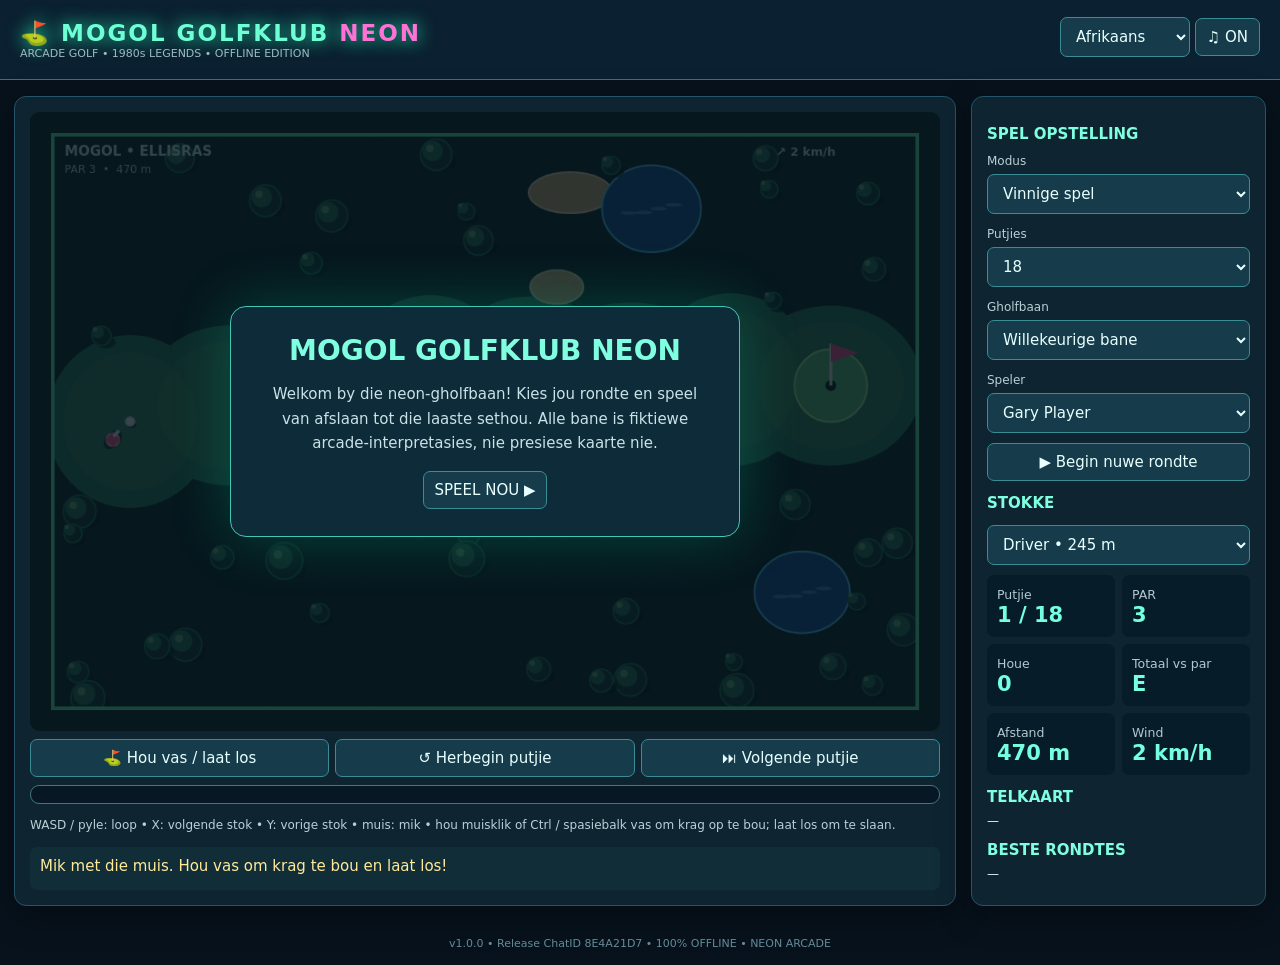
<file: examples/Mogol Golfklub Neon — v1.0.0 chatgpt.html>
<!doctype html><html lang="af"><head><meta charset="utf-8"><meta name="viewport" content="width=device-width,initial-scale=1"><title>Mogol Golfklub Neon</title><style>*{box-sizing:border-box}body{margin:0;background:#07121c;color:#e8faff;font:15px system-ui,Arial}header{display:flex;flex-wrap:wrap;align-items:center;justify-content:space-between;gap:8px;padding:12px 20px;background:#0b2030;border-bottom:1px solid #247d82}h1{margin:0;color:#6fffd4;font-size:23px;letter-spacing:2px;text-shadow:0 0 18px #24efb5}.tag{color:#9db9c3;font-size:11px}.layout{max-width:1450px;margin:16px auto;padding:0 14px;display:grid;grid-template-columns:minmax(0,1fr) 295px;gap:15px}.panel{background:#0e2431;border:1px solid #235467;border-radius:12px;padding:15px;box-shadow:0 10px 35px #0005}canvas{display:block;width:100%;aspect-ratio:1000/680;background:#133b2b;border-radius:9px;cursor:crosshair;touch-action:none}button,select{background:#163c4b;color:#e9ffff;border:1px solid #3b8d95;border-radius:7px;padding:9px 11px;cursor:pointer;font:inherit}button:hover{background:#246d74}button.active{background:#0c8c73;color:white}select{width:100%;margin:5px 0 10px}.row{display:flex;gap:6px;flex-wrap:wrap;margin:8px 0}.row button{flex:1}h2{font-size:15px;color:#7fffe0;margin:13px 0 8px}label{font-size:12px;color:#b8d1d5}.stats{display:grid;grid-template-columns:1fr 1fr;gap:7px}.stat{background:#071c29;padding:10px;border-radius:7px}.stat b{display:block;color:#75ffe1;font-size:21px}.stat small{color:#b2c9d0}.meter{height:19px;background:#071723;border:1px solid #41777d;border-radius:9px;overflow:hidden;position:relative}.meter>div{height:100%;width:0;background:linear-gradient(90deg,#28c99d,#ffe879,#ff566a)}.hint{font-size:12px;line-height:1.6;color:#b8d2d7}.notice{min-height:43px;color:#ffe99a;padding:10px;background:#112e38;border-radius:7px}.score{max-height:155px;overflow:auto;font-size:12px}.score div{padding:4px;border-bottom:1px solid #234552}.overlay{position:absolute;inset:0;display:grid;place-items:center;background:#06121cc9;border-radius:9px}.modal{max-width:510px;text-align:center;background:#0e2b39;border:1px solid #43c6b4;border-radius:16px;padding:27px;box-shadow:0 0 60px #0af5aa35}.modal h2{font-size:28px;margin:0;color:#7fffe0}.modal p{line-height:1.65;color:#c9e2e7}.gamewrap{position:relative}footer{text-align:center;color:#648a97;font-size:11px;padding:15px}@media(max-width:900px){.layout{grid-template-columns:1fr}header{justify-content:center}.panel{padding:10px}}</style></head><body><header><div><h1>⛳ MOGOL GOLFKLUB <span style="color:#ff72d5">NEON</span></h1><div class="tag">ARCADE GOLF • 1980s LEGENDS • OFFLINE EDITION</div></div><div><select id="lang" aria-label="Language" style="width:auto"><option value="af">Afrikaans</option><option value="nl">Nederlands</option><option value="ru">Русский</option><option value="en">English</option></select> <button id="sound">♫ ON</button></div></header><main class="layout"><section class="panel"><div class="gamewrap"><canvas id="game" width="1000" height="680" aria-label="Top-down golf course"></canvas><div class="overlay" id="overlay"><div class="modal"><h2 id="modalTitle">MOGOL GOLFKLUB NEON</h2><p id="modalText"></p><button id="modalButton">SPEEL NOU ▶</button></div></div></div><div class="row"><button id="shoot">⛳ <span data-i="hit">Hou vas / laat los</span></button><button id="reset">↺ <span data-i="restart">Herbegin putjie</span></button><button id="next">⏭ <span data-i="next">Volgende putjie</span></button></div><div class="meter"><div id="power"></div></div><p class="hint" id="help"></p><div class="notice" id="message" role="status"></div></section><aside class="panel"><h2 data-i="setup">SPEL OPSTELLING</h2><label data-i="mode">Modus</label><select id="mode"><option value="quick">Vinnige spel</option><option value="career">Loopbaan</option><option value="practice">Oefen</option></select><label data-i="holes">Putjies</label><select id="holes"><option value="1">1</option><option value="4">4</option><option value="8">8</option><option value="18" selected>18</option></select><label data-i="course">Gholfbaan</label><select id="course"><option value="random">Willekeurige bane</option><option value="mogol">Mogol • Ellisras</option><option value="sun">Sun City • Lost City</option><option value="gary">Sun City • Gary Player CC</option><option value="links">Neon Links • Kaap</option></select><label data-i="player">Speler</label><select id="player"><option>Gary Player</option><option>Jack Nicklaus</option><option>Ernie Els</option><option>Seve Ballesteros</option><option>Tom Watson</option><option>Nick Faldo</option><option>Michiel Erasmus</option></select><button id="start" style="width:100%">▶ <span data-i="start">Begin nuwe rondte</span></button><h2 data-i="club">STOKKE</h2><select id="club"><option value="driver">Driver • 245 m</option><option value="wood">3-Wood • 205 m</option><option value="iron">5-Iron • 165 m</option><option value="short">9-Iron • 110 m</option><option value="wedge">Wedge • 65 m</option><option value="putter">Putter • 24 m</option></select><div class="stats"><div class="stat"><small data-i="hole">Putjie</small><b id="holeStat">1 / 18</b></div><div class="stat"><small>PAR</small><b id="parStat">4</b></div><div class="stat"><small data-i="strokes">Houe</small><b id="strokeStat">0</b></div><div class="stat"><small data-i="total">Totaal vs par</small><b id="totalStat">E</b></div><div class="stat"><small data-i="distance">Afstand</small><b id="distStat">—</b></div><div class="stat"><small data-i="wind">Wind</small><b id="windStat">—</b></div></div><h2 data-i="scorecard">TELKAART</h2><div id="scorecard" class="score"></div><h2 data-i="record">BESTE RONDTES</h2><div id="records" class="score"></div></aside></main><footer>v1.0.0 • Release ChatID 8E4A21D7 • 100% OFFLINE • NEON ARCADE</footer><script>
/* Mogol Golfklub Neon | Version 1.0.0 | Release ChatID 8E4A21D7 | No dependencies */
'use strict';
const $=id=>document.getElementById(id),C=$('game'),g=C.getContext('2d'),W=1000,H=680,TAU=Math.PI*2;
const tr={af:{hit:'Hou vas / laat los',restart:'Herbegin putjie',next:'Volgende putjie',setup:'SPEL OPSTELLING',mode:'Modus',holes:'Putjies',course:'Gholfbaan',player:'Speler',start:'Begin nuwe rondte',club:'STOKKE',hole:'Putjie',strokes:'Houe',total:'Totaal vs par',distance:'Afstand',wind:'Wind',scorecard:'TELKAART',record:'BESTE RONDTES',help:'WASD / pyle: loop • X: volgende stok • Y: vorige stok • muis: mik • hou muisklik of Ctrl / spasiebalk vas om krag op te bou; laat los om te slaan.',welcome:'Welkom by die neon-gholfbaan! Kies jou rondte en speel van afslaan tot die laaste sethou. Alle bane is fiktiewe arcade-interpretasies, nie presiese kaarte nie.',ready:'Mik met die muis. Hou vas om krag te bou en laat los!',moving:'Bal is in beweging…',sunk:'In die gat!',water:'Water! Strafhou en terug na veilige ligging.',out:'Buite perke! Strafhou en terug.',done:'Rondte voltooi!',practice:'Oefenmodus: herhaal die putjie so dikwels as jy wil.',finish:'Rondte klaar — druk Begin nuwe rondte.'},nl:{hit:'Vasthouden / loslaten',restart:'Hole herstarten',next:'Volgende hole',setup:'SPELINSTELLINGEN',mode:'Modus',holes:'Holes',course:'Golfbaan',player:'Speler',start:'Nieuwe ronde starten',club:'CLUBS',hole:'Hole',strokes:'Slagen',total:'Totaal vs par',distance:'Afstand',wind:'Wind',scorecard:'SCOREKAART',record:'BESTE RONDES',help:'WASD / pijlen: lopen • X/Y: club wisselen • muis: richten • muisknop of Ctrl / spatie vasthouden voor kracht; loslaten om te slaan.',welcome:'Welkom bij Neon Golf! Kies een ronde en speel van tee tot putt. De banen zijn fictieve arcade-interpretaties.',ready:'Richt met de muis, houd vast voor kracht en laat los!',moving:'Bal beweegt…',sunk:'In de hole!',water:'Water! Strafslag en terug naar veilige plek.',out:'Buiten de baan! Strafslag en terug.',done:'Ronde voltooid!',practice:'Oefenmodus: herhaal de hole.',finish:'Ronde klaar — start een nieuwe ronde.'},ru:{hit:'Зажать / отпустить',restart:'Начать лунку заново',next:'Следующая лунка',setup:'НАСТРОЙКИ',mode:'Режим',holes:'Лунки',course:'Поле',player:'Игрок',start:'Начать раунд',club:'КЛЮШКИ',hole:'Лунка',strokes:'Удары',total:'Относительно пара',distance:'Расстояние',wind:'Ветер',scorecard:'СЧЁТ',record:'РЕКОРДЫ',help:'WASD / стрелки: движение • X/Y: выбор клюшки • мышь: прицел • удерживайте мышь, Ctrl или пробел для силы, отпустите для удара.',welcome:'Добро пожаловать в неоновый гольф! Поля — художественные интерпретации, а не точные копии.',ready:'Прицельтесь, удерживайте для силы и отпустите!',moving:'Мяч движется…',sunk:'В лунке!',water:'Вода! Штрафной удар.',out:'За пределами поля! Штрафной удар.',done:'Раунд завершён!',practice:'Тренировка: повторяйте лунку.',finish:'Раунд завершён — начните новый.'},en:{hit:'Hold / release',restart:'Restart hole',next:'Next hole',setup:'GAME SETUP',mode:'Mode',holes:'Holes',course:'Course',player:'Player',start:'Start new round',club:'CLUBS',hole:'Hole',strokes:'Strokes',total:'Score vs par',distance:'Distance',wind:'Wind',scorecard:'SCORECARD',record:'BEST ROUNDS',help:'WASD / arrows: walk • X/Y: change club • mouse: aim • hold mouse, Ctrl or Space to charge, release to hit.',welcome:'Welcome to Neon Golf! Courses are fictional arcade interpretations, not accurate real-world maps.',ready:'Aim with mouse, hold to charge, release to swing!',moving:'Ball moving…',sunk:'Holed!',water:'Water! Penalty stroke and drop.',out:'Out of bounds! Penalty stroke and drop.',done:'Round complete!',practice:'Practice: repeat this hole.',finish:'Round over — start a new one.'}};
const courses=[{name:'Mogol • Ellisras',color:'#27865d',sand:'#d7b77d'},{name:'Sun City • Lost City',color:'#5b9b56',sand:'#e6c98b'},{name:'Sun City • Gary Player CC',color:'#28774c',sand:'#e0c08a'},{name:'Neon Links • Kaap',color:'#2b8c7b',sand:'#e2d1a3'}];
const clubs=[['driver',245,1.0,.16],['wood',205,.82,.12],['iron',165,.66,.09],['short',110,.52,.07],['wedge',65,.40,.045],['putter',24,.04,.0]];
const rng=s=>()=>{s=(Math.imul(s,1664525)+1013904223)>>>0;return s/4294967296};
const clamp=(x,a,b)=>Math.max(a,Math.min(b,x)),dist=(a,b)=>Math.hypot(a.x-b.x,a.y-b.y),fmt=x=>x>0?'+'+x:x===0?'E':String(x);
let state='menu',round=0,nHoles=18,mode='quick',courseIndex=0,holeNo=0,par=4,strokes=0,total=0,score=[],ball={x:110,y:340,z:0},golfer={x:90,y:365},cup={x:880,y:340},prevSafe={x:110,y:340},velocity={x:0,y:0,z:0,vz:0},aim={x:880,y:340},charging=false,power=0,powerDir=1,wind={x:0,y:0},terrain=[],trees=[],bunkers=[],waters=[],fairway=[],particles=[],toastTimer=0,putted=false,shotTimer=0,lastTs=0,audio=null,soundOn=true,seed=1;
function T(k){return (tr[$('lang').value]||tr.af)[k]||k}
function message(s){$('message').textContent=s;toastTimer=4}
function sound(type){if(!soundOn)return;try{audio=audio||new (window.AudioContext||window.webkitAudioContext)();if(audio.state==='suspended')audio.resume();let now=audio.currentTime;let notes=type==='swing'?[[115,.07,'triangle'],[260,.11,'sine'],[95,.17,'triangle']]:type==='cup'?[[660,.12,'sine'],[880,.2,'sine'],[1175,.35,'sine']]:type==='water'?[[110,.26,'sawtooth']]:[[380,.08,'sine']];notes.forEach(([freq,dur,wave],i)=>{let o=audio.createOscillator(),v=audio.createGain();o.type=wave;o.frequency.setValueAtTime(freq,now+i*.055);o.frequency.exponentialRampToValueAtTime(Math.max(40,freq*.67),now+i*.055+dur);v.gain.setValueAtTime(.0001,now+i*.055);v.gain.exponentialRampToValueAtTime(type==='swing'?.11:.055,now+i*.055+.009);v.gain.exponentialRampToValueAtTime(.0001,now+i*.055+dur);o.connect(v).connect(audio.destination);o.start(now+i*.055);o.stop(now+i*.055+dur+.01)})}catch(e){}}
function ellipseHit(p,e){let a=(p.x-e.x)/e.rx,b=(p.y-e.y)/e.ry;return a*a+b*b<1}
function surface(p){if(p.x<25||p.x>975||p.y<25||p.y>655)return 'out';if(waters.some(w=>ellipseHit(p,w)))return 'water';if(bunkers.some(b=>ellipseHit(p,b)))return 'sand';if(dist(p,cup)<32)return 'green';if(fairway.some(f=>ellipseHit(p,f)))return 'fairway';return 'rough'}
function makeHole(index){let r=rng(seed+index*11939),length=[280,365,450,530][index%4],bend=(r()-.5)*150;par=length<320?3:length>475?5:4;cup={x:880,y:clamp(340+bend,160,525)};ball={x:110,y:340,z:0};golfer={x:91,y:360};prevSafe={x:ball.x,y:ball.y};velocity={x:0,y:0,z:0,vz:0};aim={x:cup.x,y:cup.y};strokes=0;putted=false;charging=false;power=0;particles=[];wind={x:(r()-.5)*(mode==='career'?20+index*2:17),y:(r()-.5)*(mode==='career'?20+index*2:17)};fairway=[];for(let i=0;i<8;i++){let t=i/7;fairway.push({x:110+770*t,y:340+bend*Math.sin(t*Math.PI)*.7+(cup.y-340)*t,rx:92+(i%3)*8,ry:95-(i%3)*7})}bunkers=[];waters=[];trees=[];for(let i=0;i<5;i++){let x=260+r()*600,y=80+r()*520,p={x,y,rx:26+r()*31,ry:17+r()*22};if(dist(p,ball)>110&&dist(p,cup)>60){if(i%3===0)waters.push({...p,rx:p.rx*1.45,ry:p.ry*1.4});else bunkers.push(p)}}for(let i=0;i<75;i++){let x=35+r()*930,y=35+r()*610,p={x,y};if(surface(p)==='rough'&&dist(p,ball)>75&&dist(p,cup)>65)trees.push({x,y,r:9+r()*12})}if(mode==='career'){for(let i=0;i<Math.floor(index/3);i++)bunkers.push({x:320+r()*460,y:150+r()*380,rx:18+r()*15,ry:14+r()*13})}message(T('ready'));updateUI()}
function start(){mode=$('mode').value;nHoles=mode==='practice'?1:+$('holes').value;holeNo=0;score=[];total=0;round++;seed=Math.floor(Math.random()*1e8);courseIndex=$('course').value==='random'?Math.floor(Math.random()*4):['mogol','sun','gary','links'].indexOf($('course').value);state='playing';$('overlay').style.display='none';makeHole(0);sound('click')}
function updateUI(){$('holeStat').textContent=(holeNo+1)+' / '+nHoles;$('parStat').textContent=par;$('strokeStat').textContent=strokes;$('totalStat').textContent=fmt(total);$('distStat').textContent=Math.round(dist(ball,cup)*.61)+' m';$('windStat').textContent=Math.round(Math.hypot(wind.x,wind.y))+' km/h';$('power').style.width=Math.round(power*100)+'%';$('scorecard').innerHTML=score.map((s,i)=>`<div>${i+1}. PAR ${s.par} — ${s.strokes} (${fmt(s.strokes-s.par)})</div>`).join('')||'—'}
function updateRecords(){let rec=[];try{rec=JSON.parse(localStorage.getItem('mogolNeonRecords')||'[]')}catch(e){}$('records').innerHTML=rec.slice(0,6).map((s,i)=>`<div>${i+1}. ${s.name.replace(/[<>]/g,'')} • ${s.holes} • ${fmt(s.score)} • ${s.date}</div>`).join('')||'—'}
function saveRecord(){if(mode==='practice')return;let rec=[];try{rec=JSON.parse(localStorage.getItem('mogolNeonRecords')||'[]')}catch(e){}rec.push({name:$('player').value,holes:nHoles,score:total,date:new Date().toLocaleDateString()});rec.sort((a,b)=>a.holes===b.holes?a.score-b.score:b.holes-a.holes);try{localStorage.setItem('mogolNeonRecords',JSON.stringify(rec.slice(0,30)))}catch(e){}updateRecords()}
function modal(title,body,button,callback){$('modalTitle').textContent=title;$('modalText').textContent=body;$('modalButton').textContent=button;$('overlay').style.display='grid';$('modalButton').onclick=callback}
function completeHole(){if(putted)return;putted=true;state='holed';sound('cup');total+=strokes-par;score.push({par,strokes});updateUI();message(T('sunk'));let label=strokes===1?'HOLE IN ONE!':strokes-par<=-2?'EAGLE!':strokes-par===-1?'BIRDIE!':strokes-par===0?'PAR':strokes-par===1?'BOGEY':'+'+(strokes-par);setTimeout(()=>{if(state!=='holed')return;if(mode==='practice')modal(label,T('practice'),'↺',()=>{state='playing';$('overlay').style.display='none';makeHole(holeNo)});else if(holeNo+1>=nHoles){state='finished';saveRecord();modal(T('done'),`${$('player').value} • ${nHoles} holes • ${fmt(total)} vs PAR`,'▶',start)}else modal(label,`${strokes} / PAR ${par} • ${fmt(total)} vs PAR`,'⏭',nextHole)},650)}
function nextHole(){if(mode==='practice'){state='playing';$('overlay').style.display='none';makeHole(holeNo);return}if(state!=='holed')return;holeNo++;if(holeNo>=nHoles)return;state='playing';$('overlay').style.display='none';if($('course').value==='random')courseIndex=(courseIndex+1+Math.floor(Math.random()*3))%4;makeHole(holeNo)}
function setClub(id){$('club').value=id;updateUI()}
function autoClub(){let d=dist(ball,cup)*.61;if(d<28)setClub('putter');else if(d<65)setClub('wedge');else if(d<110)setClub('short');else if(d<160)setClub('iron');else if(d<205)setClub('wood');else setClub('driver')}
function beginCharge(){if(state!=='playing'||charging||Math.hypot(velocity.x,velocity.y)>0.01)return;charging=true;power=.04;powerDir=1;sound('click')}
function release(){if(!charging)return;charging=false;if(state!=='playing')return;let club=clubs.find(c=>c[0]===$('club').value),dx=aim.x-ball.x,dy=aim.y-ball.y,mag=Math.hypot(dx,dy)||1,quality=surface(ball),penalty=quality==='sand'?.58:quality==='rough'?.83:1;let desired=club[1]/.61*clamp(power,.05,1)*penalty;let angle=Math.atan2(dy,dx)+(Math.random()-.5)*(mode==='career'?.07+holeNo*.007:.045)*(1-power*.4);let speed=desired*(club[0]==='putter'?2.4:3.35);velocity={x:Math.cos(angle)*speed,y:Math.sin(angle)*speed,z:0,vz:club[3]*speed};prevSafe={x:ball.x,y:ball.y};strokes++;state='moving';shotTimer=0;golfer.x=ball.x-20;golfer.y=ball.y+17;sound('swing');message(T('moving'));updateUI()}
function update(dt){if(charging){power+=powerDir*dt*.72;if(power>=1){power=1;powerDir=-1}if(power<=.06){power=.06;powerDir=1}}if(state==='moving'){shotTimer+=dt;let steps=Math.max(1,Math.ceil(dt/.012));for(let i=0;i<steps;i++){let d=dt/steps;ball.x+=velocity.x*d;ball.y+=velocity.y*d;ball.z+=velocity.vz*d;velocity.vz-=260*d;if(ball.z<0){ball.z=0;if(velocity.vz<0)velocity.vz=-velocity.vz*.25;if(Math.abs(velocity.vz)<16)velocity.vz=0}let s=surface(ball);if(ball.z<5&&s==='water'){strokes++;ball={...prevSafe,z:0};velocity={x:0,y:0,z:0,vz:0};state='playing';sound('water');message(T('water'));autoClub();break}if(s==='out'){strokes++;ball={...prevSafe,z:0};velocity={x:0,y:0,z:0,vz:0};state='playing';message(T('out'));autoClub();break}let drag=ball.z>0?.993:s==='green'?.965:s==='fairway'?.949:s==='sand'?.865:.914;let frameDrag=Math.pow(drag,d*60);velocity.x=velocity.x*frameDrag+wind.x*d*(ball.z>0?.14:.005);velocity.y=velocity.y*frameDrag+wind.y*d*(ball.z>0?.14:.005);if(ball.z===0&&dist(ball,cup)<10&&Math.hypot(velocity.x,velocity.y)<85){ball={...cup,z:0};velocity={x:0,y:0,z:0,vz:0};completeHole();break}if(Math.hypot(velocity.x,velocity.y)<3&&ball.z===0){velocity.x=velocity.y=0;state='playing';autoClub();message(T('ready'));break}}if(shotTimer>18){velocity={x:0,y:0,z:0,vz:0};state='playing';autoClub()}}if(toastTimer>0)toastTimer-=dt;updateUI()}
function ell(x,y,rx,ry,color,stroke){g.beginPath();g.ellipse(x,y,rx,ry,0,0,TAU);g.fillStyle=color;g.fill();if(stroke){g.strokeStyle=stroke;g.lineWidth=2;g.stroke()}}
function line(x,y,X,Y,color,width=2){g.beginPath();g.moveTo(x,y);g.lineTo(X,Y);g.strokeStyle=color;g.lineWidth=width;g.stroke()}
function draw(){let c=courses[courseIndex];g.clearRect(0,0,W,H);g.fillStyle='#0a2d24';g.fillRect(0,0,W,H);let r=rng(seed+holeNo*11939+300);for(let i=0;i<1700;i++){let x=r()*W,y=r()*H;g.fillStyle=i%3?'#ffffff06':'#55ff9a09';g.fillRect(x,y,2,2)}g.save();g.beginPath();g.rect(25,25,950,630);g.clip();fairway.forEach(f=>ell(f.x,f.y,f.rx,f.ry,c.color));for(let i=0;i<fairway.length;i++){let f=fairway[i];ell(f.x,f.y,f.rx*.8,f.ry*.8,i%2?'#5cac6540':'#a6e88318')}ell(cup.x,cup.y,40,40,'#61ce7b','#b4ff9b');bunkers.forEach(b=>{ell(b.x,b.y,b.rx,b.ry,c.sand,'#f4e3b6');for(let i=0;i<8;i++){let a=i*2.4;line(b.x+Math.cos(a)*b.rx*.65,b.y+Math.sin(a)*b.ry*.5,b.x+Math.cos(a)*b.rx*.65+7,b.y+Math.sin(a)*b.ry*.5+3,'#b18e5c55',1)}});waters.forEach(w=>{ell(w.x,w.y,w.rx,w.ry,'#145c9c','#54d5ff');for(let i=0;i<4;i++)ell(w.x+(i-1.5)*w.rx*.3,w.y+Math.sin(i+performance.now()*.001)*5,w.rx*.17,2,'#8aeaff66')});trees.forEach(t=>{ell(t.x+5,t.y+7,t.r,t.r*.65,'#00181099');ell(t.x,t.y,t.r,t.r,'#103e35','#1d7452');ell(t.x-4,t.y-4,t.r*.65,t.r*.65,'#2d7956');ell(t.x-7,t.y-7,t.r*.24,t.r*.24,'#66b77c')});g.restore();g.strokeStyle='#5effb1';g.lineWidth=4;g.strokeRect(25,25,950,630);g.fillStyle='#dbfffa';g.font='bold 15px system-ui';g.fillText(c.name.toUpperCase(),38,48);g.font='12px system-ui';g.fillStyle='#c6f5d8';g.fillText('PAR '+par+'  •  '+Math.round(dist({x:110,y:340},cup)*.61)+' m',38,67);g.fillStyle='#f7f7ff';ell(cup.x,cup.y,6,6,'#092521');line(cup.x,cup.y,cup.x,cup.y-46,'#fafafa',3);g.fillStyle='#ff5c9a';g.beginPath();g.moveTo(cup.x,cup.y-46);g.lineTo(cup.x+30,cup.y-36);g.lineTo(cup.x,cup.y-26);g.fill();if(state==='playing'||state==='moving'){g.setLineDash([9,8]);line(ball.x,ball.y,aim.x,aim.y,'#e5ffac9c',2);g.setLineDash([]);let angle=Math.atan2(aim.y-ball.y,aim.x-ball.x);if(state==='playing'){let range=clubs.find(c=>c[0]===$('club').value)[1]/.61*(charging?power:.7);let tx=ball.x+Math.cos(angle)*range,ty=ball.y+Math.sin(angle)*range;ell(tx,ty,12,12,'#ffffff18','#f4ffa8');g.fillStyle='#f3ffd5';g.font='13px system-ui';g.fillText(Math.round(dist(ball,cup)*.61)+'m',ball.x+13,ball.y-16)}}let a=Math.atan2(ball.y-golfer.y,ball.x-golfer.x);g.save();g.translate(golfer.x,golfer.y);g.rotate(a);ell(0,0,12,8,'#07131d99');ell(0,0,8,8,'#ffce92');g.fillStyle='#fa5b9e';g.fillRect(-6,-6,12,12);g.fillStyle='#eaffff';g.fillRect(3,-4,9,4);g.restore();ell(ball.x+2,ball.y+4,5,3,'#001b1f99');ell(ball.x,ball.y-ball.z,4.8,4.8,'#fff','#d6e6ed');if(charging){g.fillStyle='#fff';g.font='bold 16px system-ui';g.fillText(Math.round(power*100)+'%',ball.x+15,ball.y-29)}g.fillStyle='#d5f8f7';g.font='bold 13px system-ui';g.fillText('↗ '+Math.round(Math.hypot(wind.x,wind.y))+' km/h',820,48);if(state==='holed'){g.fillStyle='#7bffe5';g.font='bold 36px system-ui';g.textAlign='center';g.fillText('⛳',W/2,90);g.textAlign='left'}}
function loop(ts){let dt=Math.min(.035,(ts-(lastTs||ts))/1000);lastTs=ts;update(dt);draw();requestAnimationFrame(loop)}
function pointer(e){let b=C.getBoundingClientRect();aim={x:clamp((e.clientX-b.left)/b.width*W,0,W),y:clamp((e.clientY-b.top)/b.height*H,0,H)}}
C.addEventListener('pointermove',pointer);C.addEventListener('pointerdown',e=>{e.preventDefault();pointer(e);C.setPointerCapture(e.pointerId);beginCharge()});C.addEventListener('pointerup',release);C.addEventListener('pointercancel',release);
const keys=new Set();window.addEventListener('keydown',e=>{let k=e.key.toLowerCase();if(['control',' ','arrowup','arrowdown','arrowleft','arrowright'].includes(k))e.preventDefault();if(keys.has(k))return;keys.add(k);if(k==='control'||k===' ')beginCharge();if(k==='x'||k==='y'){let i=clubs.findIndex(c=>c[0]===$('club').value);setClub(clubs[(i+(k==='x'?1:clubs.length-1))%clubs.length][0])}if(state==='playing'&&['w','a','s','d','arrowup','arrowdown','arrowleft','arrowright'].includes(k)){let dx=(k==='d'||k==='arrowright')?1:(k==='a'||k==='arrowleft')?-1:0,dy=(k==='s'||k==='arrowdown')?1:(k==='w'||k==='arrowup')?-1:0;let nx=clamp(golfer.x+dx*13,35,965),ny=clamp(golfer.y+dy*13,35,645);golfer.x=nx;golfer.y=ny;if(dist(golfer,ball)>50){golfer.x=ball.x-20;golfer.y=ball.y+17}}});window.addEventListener('keyup',e=>{let k=e.key.toLowerCase();keys.delete(k);if(k==='control'||k===' ')release()});window.addEventListener('blur',()=>{keys.clear();if(charging)release()});$('shoot').addEventListener('pointerdown',e=>{e.preventDefault();beginCharge()});$('shoot').addEventListener('pointerup',release);$('shoot').addEventListener('pointerleave',release);$('start').onclick=start;$('reset').onclick=()=>{if(state==='menu')return;state='playing';$('overlay').style.display='none';makeHole(holeNo)};$('next').onclick=nextHole;$('sound').onclick=()=>{soundOn=!soundOn;$('sound').textContent=soundOn?'♫ ON':'♫ OFF'};$('lang').onchange=()=>{document.querySelectorAll('[data-i]').forEach(e=>e.textContent=T(e.dataset.i));$('help').textContent=T('help');if(state==='menu')$('modalText').textContent=T('welcome');else message(T('ready'));let modes={af:['Vinnige spel','Loopbaan','Oefen'],nl:['Snel spel','Carrière','Oefenen'],ru:['Быстрая игра','Карьера','Тренировка'],en:['Quick play','Career','Practice']}[$('lang').value];[...$('mode').options].forEach((o,i)=>o.textContent=modes[i]);$('course').options[0].textContent={af:'Willekeurige bane',nl:'Willekeurige banen',ru:'Случайные поля',en:'Random courses'}[$('lang').value]};$('club').onchange=updateUI;$('modalButton').onclick=start;$('help').textContent=T('help');$('modalText').textContent=T('welcome');makeHole(0);state='menu';$('overlay').style.display='grid';updateRecords();requestAnimationFrame(loop);
// Deterministic internal sanity tests, accessible as window.mogolTests().
window.mogolTests=()=>{let tests=[];const check=(name,v)=>{tests.push({name,pass:!!v});if(!v)console.error('FAIL',name)};check('club count',clubs.length===6);check('4 course themes',courses.length===4);check('hole pars', [3,4,5].includes(par));check('distance nonnegative',dist(ball,cup)>0);check('surface tee valid',surface({x:110,y:340})!=='out');check('translations',Object.values(tr).every(t=>['welcome','ready','done'].every(k=>!!t[k])));check('record storage guarded',typeof updateRecords==='function');return tests};
</script></body></html>
</file>
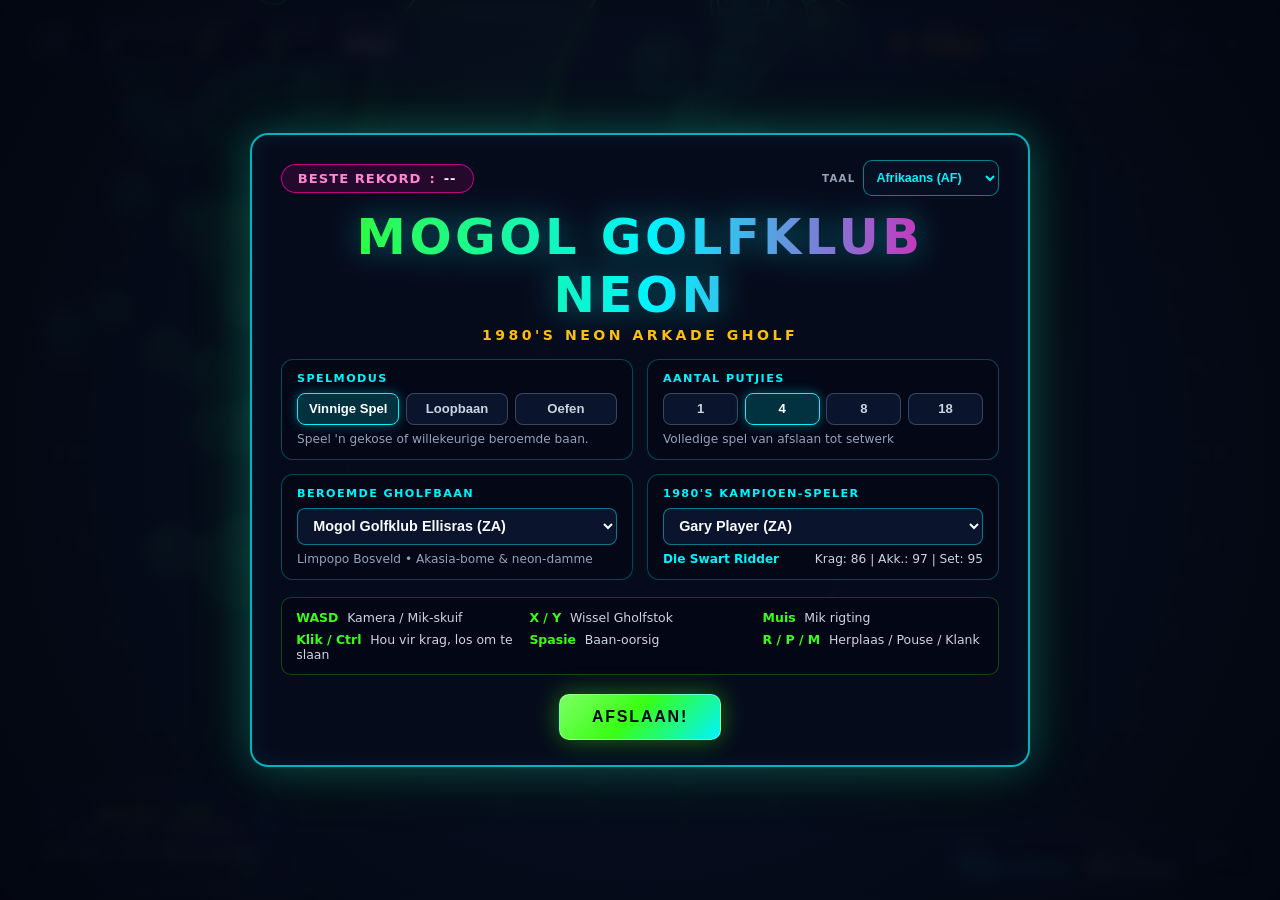
<file: examples/mogol_golfklub_neon.html>
<!DOCTYPE html>
<html lang="af">
<head>
  <meta charset="UTF-8">
  <meta name="viewport" content="width=device-width, initial-scale=1.0, maximum-scale=1.0, user-scalable=no">
  <title>Mogol Golfklub Neon — Arkade Gholf</title>
  <style>
    /* =========================================================================
       MOGOL GOLFKLUB NEON — STILERING (100% SELFSTANDIG, GEEN EKSTERNE LÊERS)
       ========================================================================= */
    :root {
      --bg-void: #040814;
      --panel-bg: rgba(7, 13, 30, 0.88);
      --neon-cyan: #00f3ff;
      --neon-lime: #39ff14;
      --neon-magenta: #ff00aa;
      --neon-amber: #ffbe0b;
      --neon-red: #ff2a55;
      --text-main: #f1f5f9;
      --text-dim: #94a3b8;
    }

    * {
      box-sizing: border-box;
      margin: 0;
      padding: 0;
      user-select: none;
      -webkit-user-select: none;
    }

    html, body {
      width: 100%;
      height: 100%;
      overflow: hidden;
      background: var(--bg-void);
      color: var(--text-main);
      font-family: system-ui, -apple-system, BlinkMacSystemFont, "Segoe UI", Roboto, "Helvetica Neue", Arial, sans-serif;
    }

    #gameCanvas {
      display: block;
      width: 100vw;
      height: 100vh;
      background: var(--bg-void);
      cursor: crosshair;
    }

    /* =========================================================================
       HUD OORLEGSEL
       ========================================================================= */
    #hud {
      position: fixed;
      inset: 0;
      pointer-events: none;
      z-index: 15;
      display: flex;
      flex-direction: column;
      justify-content: space-between;
      padding: 0.85rem 1.05rem;
    }

    .hud-top, .hud-bottom {
      display: flex;
      justify-content: space-between;
      align-items: flex-start;
      gap: 0.7rem;
      width: 100%;
    }

    .hud-bottom {
      align-items: flex-end;
    }

    .hud-card {
      background: var(--panel-bg);
      border: 1px solid rgba(0, 243, 255, 0.45);
      border-radius: 12px;
      padding: 0.55rem 0.9rem;
      backdrop-filter: blur(6px);
      -webkit-backdrop-filter: blur(6px);
      box-shadow: 0 0 20px rgba(0, 243, 255, 0.14);
      display: flex;
      align-items: center;
      gap: 1.05rem;
      pointer-events: auto;
    }

    .hud-stat {
      display: flex;
      flex-direction: column;
      min-width: 54px;
    }

    .hud-lbl {
      font-size: 0.64rem;
      font-weight: 800;
      letter-spacing: 1.2px;
      text-transform: uppercase;
      color: var(--text-dim);
    }

    .hud-val {
      font-size: 1.12rem;
      font-weight: 900;
      font-variant-numeric: tabular-nums;
      color: #f8fafc;
    }

    .hud-val.cyan { color: var(--neon-cyan); text-shadow: 0 0 8px rgba(0, 243, 255, 0.45); }
    .hud-val.lime { color: var(--neon-lime); text-shadow: 0 0 8px rgba(57, 255, 20, 0.45); }
    .hud-val.amber { color: var(--neon-amber); text-shadow: 0 0 8px rgba(255, 190, 11, 0.45); }
    .hud-val.magenta { color: #ff66cc; text-shadow: 0 0 8px rgba(255, 0, 170, 0.45); }

    /* Windkompas in HUD */
    .wind-box {
      display: flex;
      align-items: center;
      gap: 0.5rem;
    }

    .wind-compass {
      width: 34px;
      height: 34px;
      border-radius: 50%;
      border: 1.5px solid rgba(0, 243, 255, 0.65);
      background: rgba(4, 8, 22, 0.9);
      display: flex;
      align-items: center;
      justify-content: center;
      position: relative;
    }

    .wind-arrow {
      width: 0;
      height: 0;
      border-left: 5px solid transparent;
      border-right: 5px solid transparent;
      border-bottom: 14px solid var(--neon-amber);
      transform-origin: center 9px;
      filter: drop-shadow(0 0 5px rgba(255, 190, 11, 0.8));
    }

    /* Stok- en Kragpaneel */
    .club-panel {
      display: flex;
      flex-direction: column;
      gap: 0.55rem;
      min-width: 260px;
    }

    .club-row {
      display: flex;
      align-items: center;
      justify-content: space-between;
      gap: 0.5rem;
    }

    .club-btn {
      background: rgba(10, 20, 44, 0.92);
      border: 1px solid rgba(0, 243, 255, 0.55);
      color: var(--neon-cyan);
      font-weight: 900;
      font-size: 0.9rem;
      width: 32px;
      height: 32px;
      border-radius: 8px;
      cursor: pointer;
      display: flex;
      align-items: center;
      justify-content: center;
      transition: transform 0.1s ease, border-color 0.15s ease, box-shadow 0.15s ease;
    }

    .club-btn:hover {
      border-color: var(--neon-magenta);
      color: #fff;
      box-shadow: 0 0 12px rgba(255, 0, 170, 0.45);
    }

    .club-btn:active {
      transform: scale(0.94);
    }

    .club-info {
      flex: 1;
      text-align: center;
    }

    .club-name {
      font-size: 0.98rem;
      font-weight: 900;
      color: var(--neon-lime);
      letter-spacing: 0.8px;
    }

    .club-meta {
      font-size: 0.72rem;
      color: var(--text-dim);
      font-weight: 700;
    }

    /* Kragmeter */
    .power-wrap {
      display: flex;
      flex-direction: column;
      gap: 4px;
    }

    .power-head {
      display: flex;
      justify-content: space-between;
      font-size: 0.68rem;
      font-weight: 800;
      letter-spacing: 1px;
      text-transform: uppercase;
    }

    .power-bar-bg {
      width: 100%;
      height: 14px;
      background: rgba(3, 6, 18, 0.95);
      border: 1px solid rgba(0, 243, 255, 0.4);
      border-radius: 999px;
      overflow: hidden;
      position: relative;
    }

    .power-sweetspot {
      position: absolute;
      top: 0;
      bottom: 0;
      left: 84%;
      width: 10%;
      background: rgba(57, 255, 20, 0.25);
      border-left: 1px dashed rgba(57, 255, 20, 0.9);
      border-right: 1px dashed rgba(57, 255, 20, 0.9);
      pointer-events: none;
    }

    .power-fill {
      height: 100%;
      width: 0%;
      border-radius: 999px;
      background: linear-gradient(90deg, #00f3ff 0%, #39ff14 68%, #ffbe0b 86%, #ff2a55 100%);
      box-shadow: 0 0 12px rgba(0, 243, 255, 0.7);
      transition: width 0.03s linear;
    }

    .icon-btn {
      background: rgba(8, 16, 36, 0.92);
      border: 1px solid rgba(0, 243, 255, 0.45);
      color: var(--neon-cyan);
      height: 36px;
      padding: 0 0.65rem;
      border-radius: 9px;
      font-size: 0.78rem;
      font-weight: 800;
      letter-spacing: 0.7px;
      cursor: pointer;
      display: inline-flex;
      align-items: center;
      justify-content: center;
      gap: 0.35rem;
      transition: border-color 0.15s ease, box-shadow 0.15s ease, color 0.15s ease;
    }

    .icon-btn:hover {
      border-color: var(--neon-magenta);
      color: #fff;
      box-shadow: 0 0 12px rgba(255, 0, 170, 0.4);
    }

    .icon-btn.active {
      border-color: var(--neon-lime);
      color: var(--neon-lime);
      box-shadow: 0 0 12px rgba(57, 255, 20, 0.35);
    }

    .lang-select {
      background: rgba(8, 16, 36, 0.95);
      border: 1px solid rgba(0, 243, 255, 0.5);
      color: var(--neon-cyan);
      height: 36px;
      padding: 0 0.55rem;
      border-radius: 9px;
      font-size: 0.78rem;
      font-weight: 800;
      cursor: pointer;
      outline: none;
    }

    .lang-select option {
      background: #070d1e;
      color: #f8fafc;
    }

    /* =========================================================================
       BANIER / AANKONDIGING
       ========================================================================= */
    #calloutBanner {
      position: fixed;
      top: 24%;
      left: 50%;
      transform: translate(-50%, -50%) scale(0.8);
      text-align: center;
      pointer-events: none;
      z-index: 25;
      opacity: 0;
      transition: opacity 0.25s ease, transform 0.28s cubic-bezier(0.175, 0.885, 0.32, 1.275);
    }

    #calloutBanner.show {
      opacity: 1;
      transform: translate(-50%, -50%) scale(1);
    }

    .callout-main {
      font-size: clamp(2.1rem, 5vw, 3.6rem);
      font-weight: 900;
      letter-spacing: 4px;
      color: var(--neon-lime);
      text-shadow: 0 0 24px rgba(57, 255, 20, 0.8), 0 0 42px rgba(0, 243, 255, 0.45);
      text-transform: uppercase;
    }

    .callout-sub {
      font-size: clamp(0.9rem, 2.2vw, 1.15rem);
      font-weight: 800;
      letter-spacing: 2.5px;
      color: var(--neon-amber);
      text-shadow: 0 2px 10px rgba(0, 0, 0, 0.95);
      margin-top: 0.25rem;
    }

    /* =========================================================================
       VOLSKERM-OORLEGSELS (TITEL, POUSE, TELKAART)
       ========================================================================= */
    .overlay {
      position: fixed;
      inset: 0;
      z-index: 40;
      display: flex;
      justify-content: center;
      align-items: center;
      padding: 1rem;
      background: radial-gradient(circle at center, rgba(10, 18, 42, 0.78) 0%, rgba(3, 6, 16, 0.96) 100%);
      backdrop-filter: blur(8px);
      -webkit-backdrop-filter: blur(8px);
      overflow-y: auto;
      transition: opacity 0.22s ease, visibility 0.22s ease;
    }

    .overlay.hidden {
      opacity: 0;
      visibility: hidden;
      pointer-events: none;
    }

    .modal-box {
      width: 100%;
      max-width: 780px;
      max-height: 94vh;
      overflow-y: auto;
      background: rgba(7, 12, 28, 0.95);
      border: 2px solid rgba(0, 243, 255, 0.72);
      border-radius: 18px;
      padding: 1.6rem 1.8rem;
      box-shadow:
        0 0 38px rgba(0, 243, 255, 0.22),
        0 0 70px rgba(57, 255, 20, 0.12),
        inset 0 0 22px rgba(0, 243, 255, 0.08);
      text-align: center;
    }

    .title-top-row {
      display: flex;
      justify-content: space-between;
      align-items: center;
      margin-bottom: 0.75rem;
      gap: 0.5rem;
      flex-wrap: wrap;
    }

    .game-title {
      font-size: clamp(1.9rem, 4.8vw, 3.1rem);
      font-weight: 900;
      letter-spacing: 3.5px;
      background: linear-gradient(90deg, #39ff14 0%, #00f3ff 52%, #ff00aa 100%);
      -webkit-background-clip: text;
      -webkit-text-fill-color: transparent;
      filter: drop-shadow(0 0 16px rgba(0, 243, 255, 0.4));
      text-transform: uppercase;
      margin-bottom: 0.15rem;
    }

    .game-subtitle {
      font-size: 0.88rem;
      font-weight: 800;
      letter-spacing: 3.5px;
      color: var(--neon-amber);
      text-transform: uppercase;
      margin-bottom: 1rem;
    }

    .record-pill {
      display: inline-flex;
      align-items: center;
      gap: 0.5rem;
      background: rgba(255, 0, 170, 0.12);
      border: 1px solid rgba(255, 0, 170, 0.7);
      color: #ff85d5;
      padding: 0.36rem 1rem;
      border-radius: 999px;
      font-size: 0.82rem;
      font-weight: 800;
      letter-spacing: 1px;
    }

    .setup-grid {
      display: grid;
      grid-template-columns: repeat(2, minmax(0, 1fr));
      gap: 0.85rem;
      text-align: left;
      margin-bottom: 1.05rem;
    }

    .setup-card {
      background: rgba(4, 8, 22, 0.84);
      border: 1px solid rgba(0, 243, 255, 0.28);
      border-radius: 12px;
      padding: 0.8rem 0.95rem;
    }

    .setup-label {
      display: block;
      font-size: 0.7rem;
      font-weight: 800;
      letter-spacing: 1.4px;
      text-transform: uppercase;
      color: var(--neon-cyan);
      margin-bottom: 0.45rem;
    }

    .setup-select {
      width: 100%;
      background: #0a142d;
      border: 1px solid rgba(0, 243, 255, 0.45);
      color: #f8fafc;
      padding: 0.55rem 0.7rem;
      border-radius: 8px;
      font-size: 0.9rem;
      font-weight: 700;
      outline: none;
      cursor: pointer;
    }

    .pill-group {
      display: flex;
      flex-wrap: wrap;
      gap: 0.4rem;
    }

    .pill-btn {
      flex: 1;
      min-width: 54px;
      padding: 0.48rem 0.55rem;
      background: #0a142d;
      border: 1px solid rgba(148, 163, 184, 0.35);
      color: #cbd5e1;
      border-radius: 8px;
      font-size: 0.82rem;
      font-weight: 800;
      cursor: pointer;
      transition: all 0.14s ease;
    }

    .pill-btn.selected {
      background: rgba(0, 243, 255, 0.18);
      border-color: var(--neon-cyan);
      color: #ffffff;
      box-shadow: 0 0 12px rgba(0, 243, 255, 0.35);
    }

    .pro-bio {
      margin-top: 0.45rem;
      font-size: 0.76rem;
      color: #cbd5e1;
      display: flex;
      justify-content: space-between;
      gap: 0.4rem;
    }

    .controls-strip {
      display: grid;
      grid-template-columns: repeat(3, minmax(0, 1fr));
      gap: 0.45rem 0.75rem;
      background: rgba(3, 6, 18, 0.78);
      border: 1px solid rgba(57, 255, 20, 0.25);
      border-radius: 10px;
      padding: 0.75rem 0.9rem;
      margin-bottom: 1.15rem;
      text-align: left;
      font-size: 0.78rem;
      color: #cbd5e1;
    }

    .controls-strip b {
      color: var(--neon-lime);
      margin-right: 0.3rem;
    }

    .btn-row {
      display: flex;
      flex-wrap: wrap;
      justify-content: center;
      gap: 0.75rem;
    }

    .btn {
      appearance: none;
      border: 1px solid rgba(255, 255, 255, 0.35);
      padding: 0.82rem 2rem;
      border-radius: 10px;
      font-size: 1rem;
      font-weight: 900;
      letter-spacing: 1.8px;
      text-transform: uppercase;
      cursor: pointer;
      color: #030816;
      background: linear-gradient(135deg, #7eff66 0%, #39ff14 45%, #00f3ff 100%);
      box-shadow: 0 0 24px rgba(57, 255, 20, 0.42);
      transition: transform 0.12s ease, box-shadow 0.14s ease, filter 0.14s ease;
    }

    .btn:hover {
      transform: translateY(-2px);
      filter: brightness(1.08);
      box-shadow: 0 0 34px rgba(0, 243, 255, 0.65);
    }

    .btn:active {
      transform: translateY(1px) scale(0.98);
    }

    .btn-secondary {
      background: linear-gradient(135deg, #2b1644 0%, #172047 100%);
      color: #f8fafc;
      border-color: rgba(255, 0, 170, 0.65);
      box-shadow: 0 0 18px rgba(255, 0, 170, 0.25);
    }

    /* Telkaart Tabel */
    .scorecard-table-wrap {
      width: 100%;
      overflow-x: auto;
      margin: 0.9rem 0 1.2rem 0;
      background: rgba(3, 6, 18, 0.85);
      border: 1px solid rgba(0, 243, 255, 0.28);
      border-radius: 10px;
      padding: 0.6rem;
    }

    .scorecard-table {
      width: 100%;
      border-collapse: collapse;
      font-size: 0.8rem;
      font-variant-numeric: tabular-nums;
    }

    .scorecard-table th, .scorecard-table td {
      padding: 0.38rem 0.42rem;
      border-bottom: 1px solid rgba(148, 163, 184, 0.18);
      text-align: center;
    }

    .scorecard-table th {
      color: var(--neon-cyan);
      font-weight: 800;
    }

    .sc-under { color: var(--neon-lime); font-weight: 900; }
    .sc-even { color: #f8fafc; font-weight: 800; }
    .sc-over { color: var(--neon-amber); font-weight: 800; }

    .new-record-badge {
      display: inline-block;
      background: linear-gradient(135deg, #ff00aa 0%, #ffbe0b 100%);
      color: #040814;
      font-size: 0.82rem;
      font-weight: 900;
      letter-spacing: 2px;
      padding: 0.34rem 0.95rem;
      border-radius: 999px;
      margin: 0.35rem 0 0.6rem 0;
      animation: pulseRec 0.85s ease-in-out infinite alternate;
    }

    @keyframes pulseRec {
      from { transform: scale(0.96); box-shadow: 0 0 10px rgba(255, 0, 170, 0.5); }
      to { transform: scale(1.06); box-shadow: 0 0 22px rgba(255, 190, 11, 0.85); }
    }

    @media (max-width: 720px) {
      .setup-grid { grid-template-columns: 1fr; }
      .controls-strip { grid-template-columns: 1fr 1fr; }
      .hud-card { gap: 0.6rem; padding: 0.45rem 0.65rem; }
      .club-panel { min-width: 210px; }
    }
  </style>
</head>
<body>

  <!-- Hoof HTML5 Kanvas -->
  <canvas id="gameCanvas"></canvas>

  <!-- HUD Oorlegsel -->
  <div id="hud">
    <div class="hud-top">
      <div class="hud-card">
        <div class="hud-stat">
          <span class="hud-lbl" data-i18n="hole">Putjie</span>
          <span id="hudHole" class="hud-val cyan">1/4</span>
        </div>
        <div class="hud-stat">
          <span class="hud-lbl" data-i18n="par">Baansyfer</span>
          <span id="hudPar" class="hud-val">4</span>
        </div>
        <div class="hud-stat">
          <span class="hud-lbl" data-i18n="strokes">Houe</span>
          <span id="hudStrokes" class="hud-val amber">0</span>
        </div>
        <div class="hud-stat">
          <span class="hud-lbl" data-i18n="total">Totaal</span>
          <span id="hudTotal" class="hud-val lime">E</span>
        </div>
        <div class="hud-stat">
          <span class="hud-lbl" data-i18n="dist">Afstand</span>
          <span id="hudDist" class="hud-val">340m</span>
        </div>
        <div class="hud-stat" id="hudWaveWrap" style="display:none;">
          <span class="hud-lbl" data-i18n="wave">Golf</span>
          <span id="hudWave" class="hud-val magenta">1</span>
        </div>
      </div>

      <div class="hud-card" style="gap: 0.45rem;">
        <div class="wind-box">
          <div class="wind-compass" title="Wind">
            <div id="windArrow" class="wind-arrow"></div>
          </div>
          <div class="hud-stat" style="min-width: 46px;">
            <span class="hud-lbl" data-i18n="wind">Wind</span>
            <span id="hudWind" class="hud-val amber" style="font-size:0.95rem;">8 km/h</span>
          </div>
        </div>
        <button id="btnOverview" class="icon-btn" title="Oorsig (Spasie)">OORSIG</button>
        <button id="btnResetPractice" class="icon-btn" style="display:none;" title="Herplaas bal (R)">HERPLAAS</button>
        <button id="btnSound" class="icon-btn" title="Klank (M)">KLANK</button>
        <select id="hudLang" class="lang-select" aria-label="Taal">
          <option value="af">AF</option>
          <option value="nl">NL</option>
          <option value="ru">RU</option>
          <option value="en">EN</option>
          <option value="de">DE</option>
        </select>
        <button id="btnPause" class="icon-btn" title="Pouse (P)">||</button>
      </div>
    </div>

    <div class="hud-bottom">
      <div class="hud-card club-panel">
        <div class="club-row">
          <button id="btnClubPrev" class="club-btn" title="Vorige stok (Y)">Y</button>
          <div class="club-info">
            <div id="hudClubName" class="club-name">Drywer (1W)</div>
            <div id="hudClubMeta" class="club-meta">Maks: 245m • Skoonveld</div>
          </div>
          <button id="btnClubNext" class="club-btn" title="Volgende stok (X)">X</button>
        </div>
        <div class="power-wrap">
          <div class="power-head">
            <span id="hudPowerLbl" data-i18n="powerPrompt">HOU KLIK / CTRL OM TE SLAAN</span>
            <span id="hudPowerPct" style="color: var(--neon-cyan);">0%</span>
          </div>
          <div class="power-bar-bg">
            <div class="power-sweetspot"></div>
            <div id="powerFill" class="power-fill"></div>
          </div>
        </div>
      </div>

      <div class="hud-card" style="gap: 0.9rem;">
        <div class="hud-stat">
          <span class="hud-lbl" data-i18n="course">Baan</span>
          <span id="hudCourseName" class="hud-val cyan" style="font-size:0.9rem;">Mogol Ellisras</span>
        </div>
        <div class="hud-stat">
          <span class="hud-lbl" data-i18n="player">Speler</span>
          <span id="hudPlayerName" class="hud-val" style="font-size:0.9rem;">Gary Player</span>
        </div>
        <div class="hud-stat">
          <span class="hud-lbl" data-i18n="best">Beste</span>
          <span id="hudBest" class="hud-val magenta" style="font-size:0.95rem;">--</span>
        </div>
      </div>
    </div>
  </div>

  <!-- Aankondiging-Banier -->
  <div id="calloutBanner">
    <div id="calloutMain" class="callout-main">VOËLTJIE!</div>
    <div id="calloutSub" class="callout-sub">-1 ONDER BAANSYFER</div>
  </div>

  <!-- Titelskerm & Opstelling -->
  <div id="titleOverlay" class="overlay">
    <div class="modal-box">
      <div class="title-top-row">
        <div class="record-pill">
          <span data-i18n="bestRecord">BESTE REKORD</span>:
          <strong id="titleBestText" style="color:#fff;">--</strong>
        </div>
        <div style="display:flex; align-items:center; gap:0.45rem;">
          <span class="hud-lbl" data-i18n="language">Taal</span>
          <select id="titleLang" class="lang-select">
            <option value="af">Afrikaans (AF)</option>
            <option value="nl">Nederlands (NL)</option>
            <option value="ru">Русский (RU)</option>
            <option value="en">English (EN)</option>
            <option value="de">Deutsch (DE)</option>
          </select>
        </div>
      </div>

      <h1 class="game-title">MOGOL GOLFKLUB NEON</h1>
      <div class="game-subtitle" data-i18n="subtitle">1980'S NEON ARKADE GHOLF</div>

      <div class="setup-grid">
        <!-- Spelmodus -->
        <div class="setup-card">
          <label class="setup-label" data-i18n="modeLabel">Spelmodus</label>
          <div class="pill-group" id="modeGroup">
            <button class="pill-btn selected" data-mode="quick" data-i18n="modeQuick">Vinnige Spel</button>
            <button class="pill-btn" data-mode="career" data-i18n="modeCareer">Loopbaan</button>
            <button class="pill-btn" data-mode="practice" data-i18n="modePractice">Oefen</button>
          </div>
          <div id="modeDesc" class="pro-bio" style="color:#94a3b8;"></div>
        </div>

        <!-- Aantal Putjies -->
        <div class="setup-card">
          <label class="setup-label" data-i18n="holesLabel">Aantal Putjies</label>
          <div class="pill-group" id="holesGroup">
            <button class="pill-btn" data-holes="1">1</button>
            <button class="pill-btn selected" data-holes="4">4</button>
            <button class="pill-btn" data-holes="8">8</button>
            <button class="pill-btn" data-holes="18">18</button>
          </div>
          <div class="pro-bio" style="color:#94a3b8;" data-i18n="holesHint">Afslaan tot setwerk op elke putjie</div>
        </div>

        <!-- Gholfbaan -->
        <div class="setup-card">
          <label class="setup-label" data-i18n="courseLabel">Beroemde Gholfbaan</label>
          <select id="courseSelect" class="setup-select">
            <option value="mogol">Mogol Golfklub Ellisras (ZA)</option>
            <option value="suncity">Sun City — Gary Player CC (ZA)</option>
            <option value="standrews">St Andrews Old Course (SCO)</option>
            <option value="augusta">Augusta Pines National (USA)</option>
            <option value="random" data-i18n="randomCourse">Willekeurige Beroemde Baan</option>
          </select>
          <div id="courseDesc" class="pro-bio" style="color:#94a3b8;"></div>
        </div>

        <!-- 1980's Speler -->
        <div class="setup-card">
          <label class="setup-label" data-i18n="proLabel">1980's Kampioen-Speler</label>
          <select id="proSelect" class="setup-select"></select>
          <div id="proStats" class="pro-bio"></div>
        </div>
      </div>

      <div class="controls-strip">
        <div><b>WASD</b> <span data-i18n="ctrlMove">Kamera / Mik-skuif</span></div>
        <div><b>X / Y</b> <span data-i18n="ctrlClub">Wissel Gholfstok</span></div>
        <div><b data-i18n="mouseKey">Muis</b> <span data-i18n="ctrlAim">Mik rigting</span></div>
        <div><b data-i18n="hitKey">Klik / Ctrl</b> <span data-i18n="ctrlHit">Hou vir krag, los om te slaan</span></div>
        <div><b data-i18n="spaceKey">Spasie</b> <span data-i18n="ctrlOverview">Baan-oorsig</span></div>
        <div><b>R / P / M</b> <span data-i18n="ctrlMisc">Herplaas / Pouse / Klank</span></div>
      </div>

      <div class="btn-row">
        <button id="btnStartGame" class="btn" data-i18n="startBtn">AFSLAAN!</button>
      </div>
    </div>
  </div>

  <!-- Pouse Oorlegsel -->
  <div id="pauseOverlay" class="overlay hidden">
    <div class="modal-box" style="max-width: 440px;">
      <h2 class="game-title" style="font-size: 2.2rem;" data-i18n="paused">GEPOUSEER</h2>
      <p style="color:#94a3b8; margin: 0.6rem 0 1.5rem 0;" data-i18n="pausedSub">Neem 'n blaaskans op die klubhuis-stoep.</p>
      <div class="btn-row">
        <button id="btnResume" class="btn" data-i18n="resumeBtn">HERVAT</button>
        <button id="btnQuitToMenu" class="btn btn-secondary" data-i18n="menuBtn">HOOFKIESLYS</button>
      </div>
    </div>
  </div>

  <!-- Ronde / Toernooi Telkaart Oorlegsel -->
  <div id="summaryOverlay" class="overlay hidden">
    <div class="modal-box" style="max-width: 680px;">
      <h2 id="summaryTitle" class="game-title" style="font-size: 2.3rem;">RONDE VOLTOOI</h2>
      <div id="summarySub" class="game-subtitle" style="margin-bottom:0.5rem;"></div>
      <div id="newRecordBadge" class="new-record-badge" style="display:none;" data-i18n="newRecord">NUWE REKORD!</div>

      <div class="scorecard-table-wrap">
        <table class="scorecard-table" id="scorecardTable"></table>
      </div>

      <div id="summaryMeta" style="color:#cbd5e1; font-size:0.95rem; margin-bottom:1.25rem; font-weight:700;"></div>

      <div class="btn-row">
        <button id="btnNextWave" class="btn" style="display:none;" data-i18n="nextWaveBtn">VOLGENDE GOLF</button>
        <button id="btnPlayAgain" class="btn" data-i18n="playAgainBtn">SPEEL WEER</button>
        <button id="btnSummaryMenu" class="btn btn-secondary" data-i18n="menuBtn">HOOFKIESLYS</button>
      </div>
    </div>
  </div>

  <script>
    (function () {
      'use strict';

      // =========================================================================
      // 1. MEERTALIGE WOORDEBOEK (AFRIKAANS VERSTEK, NL, RU, EN, DE)
      // =========================================================================
      const I18N = {
        af: {
          subtitle: "1980'S NEON ARKADE GHOLF",
          hole: "Putjie", par: "Baansyfer", strokes: "Houe", total: "Totaal", dist: "Afstand",
          wave: "Golf", wind: "Wind", course: "Baan", player: "Speler", best: "Beste",
          bestRecord: "BESTE REKORD", language: "Taal",
          modeLabel: "Spelmodus", modeQuick: "Vinnige Spel", modeCareer: "Loopbaan", modePractice: "Oefen",
          modeDescQuick: "Speel 'n gekose of willekeurige beroemde baan.",
          modeDescCareer: "Toenemend moeiliker toernooi-golwe met sterker winde en strenger teikens!",
          modeDescPractice: "Onbeperkte oefenhoue — druk R om bal dadelik terug te plaas.",
          holesLabel: "Aantal Putjies", holesHint: "Volledige spel van afslaan tot setwerk",
          courseLabel: "Beroemde Gholfbaan", randomCourse: "Willekeurige Beroemde Baan",
          proLabel: "1980's Kampioen-Speler",
          ctrlMove: "Kamera / Mik-skuif", ctrlClub: "Wissel Gholfstok",
          mouseKey: "Muis", ctrlAim: "Mik rigting",
          hitKey: "Klik / Ctrl", ctrlHit: "Hou vir krag, los om te slaan",
          spaceKey: "Spasie", ctrlOverview: "Baan-oorsig",
          ctrlMisc: "Herplaas / Pouse / Klank",
          startBtn: "AFSLAAN!", paused: "GEPOUSEER", pausedSub: "Neem 'n blaaskans op die klubhuis-stoep.",
          resumeBtn: "HERVAT", menuBtn: "HOOFKIESLYS", newRecord: "NUWE REKORD!",
          nextWaveBtn: "VOLGENDE GOLF", playAgainBtn: "SPEEL WEER",
          powerPrompt: "HOU KLIK / CTRL OM TE SLAAN", charging: "KRAG BOU OP — LOS OM TE SLAAN!",
          overview: "OORSIG", resetBall: "HERPLAAS", soundOn: "KLANK", soundOff: "STIL",
          pwr: "Krag", acc: "Akk.", put: "Set",
          max: "Maks",
          lies: { tee: "Afslaanplek", fairway: "Skoonveld", rough: "Ruigte", bunker: "Sandkuil", green: "Setperk", water: "Water" },
          clubs: ["Drywer (1W)", "3-Hout (3W)", "5-Yster (5I)", "7-Yster (7I)", "9-Yster (9I)", "Wigstok (PW)", "Sandwig (SW)", "Setstok (PT)"],
          callouts: {
            ace: "KOLHOU!", eagle: "AREND!", birdie: "VOËLTJIE!", par: "BAANSYFER",
            bogey: "BOGEY", double: "DUBBEL-BOGEY", triple: "HOË TELLING",
            water: "WATER! +1 STRAFHOU", oob: "BUITE GRENSE! +1", practiceReset: "BAL HERPLAAS",
            waveClear: "GOLF VOLTOOI!", waveFail: "TOERNOOI GEËINDIG",
            roundDone: "RONDE VOLTOOI", targetMet: "Teiken behaal! Gereed vir Golf",
            targetMissed: "Teiken gemis — probeer weer!",
            shotTelemetry: "Skoot", strokesWord: "houe"
          }
        },
        nl: {
          subtitle: "1980'S NEON ARCADE GOLF",
          hole: "Hole", par: "Par", strokes: "Slagen", total: "Totaal", dist: "Afstand",
          wave: "Ronde", wind: "Wind", course: "Baan", player: "Speler", best: "Beste",
          bestRecord: "BESTE RECORD", language: "Taal",
          modeLabel: "Spelmodus", modeQuick: "Snel Spel", modeCareer: "Carrière", modePractice: "Oefenen",
          modeDescQuick: "Speel een gekozen of willekeurige beroemde golfbaan.",
          modeDescCareer: "Steeds moeilijkere toernooigolven met hardere wind en scherpere doelen!",
          modeDescPractice: "Onbeperkt oefenen — druk op R om de bal direct terug te leggen.",
          holesLabel: "Aantal Holes", holesHint: "Volledig golfen van afslag tot putten",
          courseLabel: "Beroemde Golfbaan", randomCourse: "Willekeurige Beroemde Baan",
          proLabel: "1980's Kampioen-Speler",
          ctrlMove: "Camera / Richting", ctrlClub: "Wissel Golfclub",
          mouseKey: "Muis", ctrlAim: "Richt bal",
          hitKey: "Klik / Ctrl", ctrlHit: "Houd vast voor kracht, laat los om te slaan",
          spaceKey: "Spatie", ctrlOverview: "Baanoverzicht",
          ctrlMisc: "Reset / Pauze / Geluid",
          startBtn: "AFSLAAN!", paused: "GEPAUZEERD", pausedSub: "Even bijkomen in het clubhuis.",
          resumeBtn: "HERVATTEN", menuBtn: "HOOFDMENU", newRecord: "NIEUW RECORD!",
          nextWaveBtn: "VOLGENDE GOLF", playAgainBtn: "SPEEL OPNIEUW",
          powerPrompt: "HOUD KLIK / CTRL IN OM TE SLAAN", charging: "KRACHT OPBOUWEN — LAAT LOS!",
          overview: "OVERZICHT", resetBall: "HERPLAATS", soundOn: "GELUID", soundOff: "STIL",
          pwr: "Kracht", acc: "Prec.", put: "Put",
          max: "Max",
          lies: { tee: "Afslagplaats", fairway: "Fairway", rough: "Rough", bunker: "Bunker", green: "Green", water: "Water" },
          clubs: ["Driver (1W)", "3-Wood (3W)", "5-IJzer (5I)", "7-IJzer (7I)", "9-IJzer (9I)", "Pitching Wedge", "Sand Wedge", "Putter (PT)"],
          callouts: {
            ace: "HOLE-IN-ONE!", eagle: "EAGLE!", birdie: "BIRDIE!", par: "PAR",
            bogey: "BOGEY", double: "DUBBELE BOGEY", triple: "HOGE SCORE",
            water: "WATER! +1 STRAFSLAG", oob: "UIT DE BAAN! +1", practiceReset: "BAL HERPLAATST",
            waveClear: "TOERNOOI GEHAALD!", waveFail: "CARRIÈRE VOORBIJ",
            roundDone: "RONDE VOLTOOID", targetMet: "Doel behaald! Klaar voor Golf",
            targetMissed: "Doel gemist — probeer opnieuw!",
            shotTelemetry: "Slag", strokesWord: "slagen"
          }
        },
        ru: {
          subtitle: "НЕОНОВЫЙ АРКАДНЫЙ ГОЛЬФ 1980-Х",
          hole: "Лунка", par: "Пар", strokes: "Удары", total: "Итог", dist: "Дист.",
          wave: "Волна", wind: "Ветер", course: "Поле", player: "Игрок", best: "Рекорд",
          bestRecord: "ЛУЧШИЙ СЧЁТ", language: "Язык",
          modeLabel: "Режим игры", modeQuick: "Быстрая игра", modeCareer: "Карьера", modePractice: "Тренировка",
          modeDescQuick: "Сыграйте на выбранном или случайном знаменитом поле.",
          modeDescCareer: "Всё более сложные турнирные волны с сильным ветром!",
          modeDescPractice: "Свободная тренировка — нажмите R для возврата мяча.",
          holesLabel: "Число лунок", holesHint: "Полный гольф: от ти до паттинга",
          courseLabel: "Знаменитое поле", randomCourse: "Случайное знаменитое поле",
          proLabel: "Легенда 1980-х",
          ctrlMove: "Камера / Сдвиг", ctrlClub: "Сменить клюшку",
          mouseKey: "Мышь", ctrlAim: "Прицел",
          hitKey: "Клик / Ctrl", ctrlHit: "Удерживайте для силы, отпустите для удара",
          spaceKey: "Пробел", ctrlOverview: "Обзор поля",
          ctrlMisc: "Сброс / Пауза / Звук",
          startBtn: "НАЧАТЬ!", paused: "ПАУЗА", pausedSub: "Отдых в гольф-клубе.",
          resumeBtn: "ПРОДОЛЖИТЬ", menuBtn: "МЕНЮ", newRecord: "НОВЫЙ РЕКОРД!",
          nextWaveBtn: "СЛЕД. ВОЛНА", playAgainBtn: "ИГРАТЬ СНОВА",
          powerPrompt: "УДЕРЖИВАЙТЕ КЛИК / CTRL ДЛЯ УДАРА", charging: "НАБОР СИЛЫ — ОТПУСТИТЕ!",
          overview: "ОБЗОР", resetBall: "СБРОС", soundOn: "ЗВУК", soundOff: "ТИХО",
          pwr: "Сила", acc: "Точн.", put: "Патт",
          max: "Макс",
          lies: { tee: "Ти", fairway: "Фервей", rough: "Раф", bunker: "Бункер", green: "Грин", water: "Вода" },
          clubs: ["Драйвер (1W)", "3-Вуд (3W)", "5-Айрон (5I)", "7-Айрон (7I)", "9-Айрон (9I)", "Питчинг-ведж", "Сэнд-ведж", "Паттер (PT)"],
          callouts: {
            ace: "ХОУЛ-ИН-УАН!", eagle: "ИГЛ!", birdie: "БЁРДИ!", par: "ПАР",
            bogey: "БОГИ", double: "ДВОЙНОЙ БОГИ", triple: "СЛОЖНАЯ ЛУНКА",
            water: "ВОДА! +1 ШТРАФ", oob: "АУТ! +1 ШТРАФ", practiceReset: "МЯЧ ВОЗВРАЩЁН",
            waveClear: "ВОЛНА ПРОЙДЕНА!", waveFail: "ТУРНИР ЗАВЕРШЁН",
            roundDone: "РАУНД ЗАВЕРШЁН", targetMet: "Цель достигнута! Вперёд к волне",
            targetMissed: "Цель не достигнута — попробуйте снова!",
            shotTelemetry: "Удар", strokesWord: "уд."
          }
        },
        en: {
          subtitle: "1980S NEON ARCADE GOLF",
          hole: "Hole", par: "Par", strokes: "Strokes", total: "Total", dist: "Dist",
          wave: "Wave", wind: "Wind", course: "Course", player: "Player", best: "Best",
          bestRecord: "BEST RECORD", language: "Lang",
          modeLabel: "Game Mode", modeQuick: "Quick Play", modeCareer: "Career", modePractice: "Practice",
          modeDescQuick: "Play a chosen or random famous championship course.",
          modeDescCareer: "Increasingly difficult tournament waves with stronger winds & tighter cuts!",
          modeDescPractice: "Unlimited practice shots — press R to reset your ball anytime.",
          holesLabel: "Number of Holes", holesHint: "Full golfing from tee-off to putting",
          courseLabel: "Famous Golf Course", randomCourse: "Random Famous Course",
          proLabel: "1980s Legend Golfer",
          ctrlMove: "Camera / Pan", ctrlClub: "Switch Club",
          mouseKey: "Mouse", ctrlAim: "Aim shot",
          hitKey: "Click / Ctrl", ctrlHit: "Hold for power, release to swing",
          spaceKey: "Space", ctrlOverview: "Hole Overview",
          ctrlMisc: "Reset / Pause / Sound",
          startBtn: "TEE OFF!", paused: "PAUSED", pausedSub: "Take a breather at the clubhouse.",
          resumeBtn: "RESUME", menuBtn: "MAIN MENU", newRecord: "NEW RECORD!",
          nextWaveBtn: "NEXT WAVE", playAgainBtn: "PLAY AGAIN",
          powerPrompt: "HOLD CLICK / CTRL TO SWING", charging: "POWER BUILDING — RELEASE TO HIT!",
          overview: "OVERVIEW", resetBall: "RESET", soundOn: "SOUND", soundOff: "MUTE",
          pwr: "Power", acc: "Acc.", put: "Putt",
          max: "Max",
          lies: { tee: "Tee Box", fairway: "Fairway", rough: "Rough", bunker: "Bunker", green: "Green", water: "Water" },
          clubs: ["Driver (1W)", "3-Wood (3W)", "5-Iron (5I)", "7-Iron (7I)", "9-Iron (9I)", "Pitching Wedge", "Sand Wedge", "Putter (PT)"],
          callouts: {
            ace: "HOLE-IN-ONE!", eagle: "EAGLE!", birdie: "BIRDIE!", par: "PAR",
            bogey: "BOGEY", double: "DOUBLE BOGEY", triple: "TOUGH HOLE",
            water: "WATER! +1 PENALTY", oob: "OUT OF BOUNDS! +1", practiceReset: "BALL RESET",
            waveClear: "WAVE CLEARED!", waveFail: "TOURNAMENT OVER",
            roundDone: "ROUND COMPLETE", targetMet: "Target met! Ready for Wave",
            targetMissed: "Target missed — try again!",
            shotTelemetry: "Shot", strokesWord: "strokes"
          }
        },
        de: {
          subtitle: "1980ER NEON ARCADE GOLF",
          hole: "Loch", par: "Par", strokes: "Schläge", total: "Gesamt", dist: "Distanz",
          wave: "Welle", wind: "Wind", course: "Platz", player: "Spieler", best: "Beste",
          bestRecord: "BESTWERT", language: "Sprache",
          modeLabel: "Spielmodus", modeQuick: "Schnellspiel", modeCareer: "Karriere", modePractice: "Übung",
          modeDescQuick: "Spiele einen gewählten oder zufälligen berühmten Golfplatz.",
          modeDescCareer: "Immer schwerere Turnier-Wellen mit stärkerem Wind!",
          modeDescPractice: "Unbegrenzt üben — drücke R um den Ball zurückzusetzen.",
          holesLabel: "Anzahl Löcher", holesHint: "Vom Abschlag bis zum Putten",
          courseLabel: "Berühmter Golfplatz", randomCourse: "Zufälliger Berühmter Platz",
          proLabel: "1980er Golf-Legende",
          ctrlMove: "Kamera / Schwenk", ctrlClub: "Schläger wechseln",
          mouseKey: "Maus", ctrlAim: "Zielen",
          hitKey: "Klick / Strg", ctrlHit: "Halten für Kraft, loslassen zum Schlagen",
          spaceKey: "Leertaste", ctrlOverview: "Platzübersicht",
          ctrlMisc: "Reset / Pause / Ton",
          startBtn: "ABSCHLAG!", paused: "PAUSIERT", pausedSub: "Kurze Pause im Clubhaus.",
          resumeBtn: "WEITER", menuBtn: "HAUPTMENÜ", newRecord: "NEUER REKORD!",
          nextWaveBtn: "NÄCHSTE WELLE", playAgainBtn: "NOCHMAL",
          powerPrompt: "KLICK / STRG HALTEN ZUM SCHLAGEN", charging: "KRAFT AUFBAUEN — LOSLASSEN!",
          overview: "ÜBERSICHT", resetBall: "RESET", soundOn: "TON", soundOff: "STUMM",
          pwr: "Kraft", acc: "Präz.", put: "Putt",
          max: "Max",
          lies: { tee: "Abschlag", fairway: "Fairway", rough: "Rough", bunker: "Bunker", green: "Grün", water: "Wasser" },
          clubs: ["Driver (1W)", "3er-Holz (3W)", "5er-Eisen (5I)", "7er-Eisen (7I)", "9er-Eisen (9I)", "Pitching Wedge", "Sand Wedge", "Putter (PT)"],
          callouts: {
            ace: "HOLE-IN-ONE!", eagle: "EAGLE!", birdie: "BIRDIE!", par: "PAR",
            bogey: "BOGEY", double: "DOPPEL-BOGEY", triple: "SCHWERES LOCH",
            water: "WASSER! +1 STRAF", oob: "AUS! +1 STRAF", practiceReset: "BALL ZURÜCK",
            waveClear: "WELLE GESCHAFFT!", waveFail: "TURNIER VORBEI",
            roundDone: "RUNDE BEENDET", targetMet: "Ziel erreicht! Bereit für Welle",
            targetMissed: "Ziel verfehlt — nochmal versuchen!",
            shotTelemetry: "Schlag", strokesWord: "Schläge"
          }
        }
      };

      let currentLang = 'af';
      function t(key) {
        return (I18N[currentLang] && I18N[currentLang][key]) || I18N.af[key] || key;
      }

      // =========================================================================
      // 2. BEROEMDE GHOLFBANE & 1980'S LEGENDES
      // =========================================================================
      const COURSES = {
        mogol: {
          id: 'mogol',
          name: 'Mogol Golfklub Ellisras',
          shortName: 'Mogol Ellisras',
          desc: 'Limpopo Bosveld • Akasia-bome & neon-damme',
          seed: 1984,
          fairwayColor: '#0b2f26',
          fairwayBorder: '#39ff14',
          greenColor: '#0f4c35',
          greenBorder: '#7eff66',
          roughBg: '#061518',
          gridColor: 'rgba(57, 255, 20, 0.08)',
          treeColor: '#19e68c',
          bunkerColor: '#f5b700',
          waterColor: '#00d4ff',
          windBase: 7,
          hazardRate: 0.72
        },
        suncity: {
          id: 'suncity',
          name: 'Sun City — Gary Player CC',
          shortName: 'Sun City GPCC',
          desc: 'Pilanesberg • Diep sandkuile & eiland-setperke',
          seed: 1987,
          fairwayColor: '#112c2d',
          fairwayBorder: '#00f3ff',
          greenColor: '#114d44',
          greenBorder: '#39ff14',
          roughBg: '#091020',
          gridColor: 'rgba(0, 243, 255, 0.09)',
          treeColor: '#00f3ff',
          bunkerColor: '#ffbe0b',
          waterColor: '#0096ff',
          windBase: 11,
          hazardRate: 0.9
        },
        standrews: {
          id: 'standrews',
          name: 'St Andrews Old Course',
          shortName: 'St Andrews',
          desc: 'Skotse Skakels • Sterk kuswind & pot-bunkers',
          seed: 1981,
          fairwayColor: '#132a24',
          fairwayBorder: '#7bf1a8',
          greenColor: '#194a3c',
          greenBorder: '#b8ff9e',
          roughBg: '#08101c',
          gridColor: 'rgba(123, 241, 168, 0.07)',
          treeColor: '#64dfdf',
          bunkerColor: '#ffd166',
          waterColor: '#3a86ff',
          windBase: 16,
          hazardRate: 0.65
        },
        augusta: {
          id: 'augusta',
          name: 'Augusta Pines National',
          shortName: 'Augusta Pines',
          desc: 'Neon Azaleas • Vinnige setperke & spruit-hindernis',
          seed: 1986,
          fairwayColor: '#0b2b1e',
          fairwayBorder: '#ff00aa',
          greenColor: '#0e4d30',
          greenBorder: '#39ff14',
          roughBg: '#0c081b',
          gridColor: 'rgba(255, 0, 170, 0.08)',
          treeColor: '#ff4dc4',
          bunkerColor: '#ffe066',
          waterColor: '#00e5ff',
          windBase: 9,
          hazardRate: 0.85
        }
      };

      const PRO_PLAYERS = [
        { id: 'gary', name: 'Gary Player (ZA)', title: 'Die Swart Ridder', power: 0.96, accuracy: 0.97, putting: 0.95, color: '#00f3ff' },
        { id: 'jack', name: 'Jack Nicklaus (USA)', title: 'Die Goue Beer', power: 1.04, accuracy: 0.94, putting: 0.98, color: '#ffbe0b' },
        { id: 'ernie', name: 'Ernie Els (ZA)', title: 'Die Groot Maklike', power: 1.05, accuracy: 0.93, putting: 0.94, color: '#39ff14' },
        { id: 'seve', name: 'Seve Ballesteros (ESP)', title: 'El Maestro', power: 0.98, accuracy: 0.91, putting: 0.99, color: '#ff00aa' },
        { id: 'nick', name: 'Nick Price (ZIM/ZA)', title: 'Blits-Swaai', power: 0.99, accuracy: 0.98, putting: 0.93, color: '#a855f7' },
        { id: 'greg', name: 'Greg Norman (AUS)', title: 'Die Wit Haai', power: 1.08, accuracy: 0.88, putting: 0.91, color: '#38bdf8' }
      ];

      // 8 Gholfstokke van Drywer tot Setstok
      const CLUBS = [
        { id: 0, maxDist: 250, loft: 0.28, roll: 0.34, spread: 0.045, isPutter: false, sound: 'driver' },
        { id: 1, maxDist: 215, loft: 0.34, roll: 0.28, spread: 0.038, isPutter: false, sound: 'driver' },
        { id: 2, maxDist: 175, loft: 0.44, roll: 0.20, spread: 0.030, isPutter: false, sound: 'iron' },
        { id: 3, maxDist: 145, loft: 0.52, roll: 0.16, spread: 0.025, isPutter: false, sound: 'iron' },
        { id: 4, maxDist: 115, loft: 0.60, roll: 0.12, spread: 0.020, isPutter: false, sound: 'iron' },
        { id: 5, maxDist: 85,  loft: 0.70, roll: 0.08, spread: 0.016, isPutter: false, sound: 'wedge' },
        { id: 6, maxDist: 55,  loft: 0.82, roll: 0.05, spread: 0.015, isPutter: false, sound: 'wedge' },
        { id: 7, maxDist: 38,  loft: 0.0,  roll: 1.00, spread: 0.006, isPutter: true,  sound: 'putt' }
      ];

      // =========================================================================
      // 3. PROSEDURELE GHOLF-KLANK-ENJIN (WEB AUDIO API)
      // =========================================================================
      class GolfAudio {
        constructor() {
          this.ctx = null;
          this.noiseBuf = null;
          this.enabled = true;
        }

        init() {
          try {
            if (!this.ctx) {
              const AC = window.AudioContext || window.webkitAudioContext;
              if (!AC) return;
              this.ctx = new AC();
              const len = Math.floor(this.ctx.sampleRate * 1.2);
              this.noiseBuf = this.ctx.createBuffer(1, len, this.ctx.sampleRate);
              const d = this.noiseBuf.getChannelData(0);
              for (let i = 0; i < len; i++) d[i] = Math.random() * 2 - 1;
            }
            if (this.ctx.state === 'suspended') this.ctx.resume();
          } catch (e) {
            // Ignoreer indien blaaier klank blokkeer
          }
        }

        playSwing(type, power) {
          if (!this.enabled || !this.ctx || !this.noiseBuf) return;
          const now = this.ctx.currentTime;
          const p = Math.max(0.25, power);

          if (type === 'putt') {
            const osc = this.ctx.createOscillator();
            const g = this.ctx.createGain();
            osc.type = 'triangle';
            osc.frequency.setValueAtTime(240 + p * 80, now);
            osc.frequency.exponentialRampToValueAtTime(95, now + 0.045);
            g.gain.setValueAtTime(0.18 * p, now);
            g.gain.exponentialRampToValueAtTime(0.001, now + 0.05);
            osc.connect(g); g.connect(this.ctx.destination);
            osc.start(now); osc.stop(now + 0.055);
            return;
          }

          // Swaai-windgeruis
          const whoosh = this.ctx.createBufferSource();
          whoosh.buffer = this.noiseBuf;
          const wf = this.ctx.createBiquadFilter();
          wf.type = 'bandpass';
          wf.frequency.setValueAtTime(320, now);
          wf.frequency.exponentialRampToValueAtTime(1400, now + 0.09);
          const wg = this.ctx.createGain();
          wg.gain.setValueAtTime(0.14 * p, now);
          wg.gain.exponentialRampToValueAtTime(0.001, now + 0.12);
          whoosh.connect(wf); wf.connect(wg); wg.connect(this.ctx.destination);
          whoosh.start(now); whoosh.stop(now + 0.13);

          // Bal-impak (metaalagtige drywer-klap of yster-klik)
          const osc = this.ctx.createOscillator();
          const g = this.ctx.createGain();
          osc.type = type === 'driver' ? 'triangle' : 'sine';
          const baseFreq = type === 'driver' ? 520 : type === 'iron' ? 760 : 620;
          osc.frequency.setValueAtTime(baseFreq, now + 0.02);
          osc.frequency.exponentialRampToValueAtTime(110, now + 0.11);
          g.gain.setValueAtTime(0.32 * p, now + 0.02);
          g.gain.exponentialRampToValueAtTime(0.001, now + 0.12);
          osc.connect(g); g.connect(this.ctx.destination);
          osc.start(now + 0.02); osc.stop(now + 0.13);
        }

        playBounce(surface) {
          if (!this.enabled || !this.ctx) return;
          const now = this.ctx.currentTime;
          if (surface === 'bunker' && this.noiseBuf) {
            const src = this.ctx.createBufferSource();
            src.buffer = this.noiseBuf;
            const f = this.ctx.createBiquadFilter();
            f.type = 'lowpass';
            f.frequency.setValueAtTime(650, now);
            const g = this.ctx.createGain();
            g.gain.setValueAtTime(0.22, now);
            g.gain.exponentialRampToValueAtTime(0.001, now + 0.18);
            src.connect(f); f.connect(g); g.connect(this.ctx.destination);
            src.start(now); src.stop(now + 0.19);
            return;
          }
          const osc = this.ctx.createOscillator();
          const g = this.ctx.createGain();
          osc.type = 'sine';
          osc.frequency.setValueAtTime(surface === 'tree' ? 280 : 155, now);
          osc.frequency.exponentialRampToValueAtTime(55, now + 0.06);
          g.gain.setValueAtTime(surface === 'tree' ? 0.25 : 0.12, now);
          g.gain.exponentialRampToValueAtTime(0.001, now + 0.065);
          osc.connect(g); g.connect(this.ctx.destination);
          osc.start(now); osc.stop(now + 0.07);
        }

        playSplash() {
          if (!this.enabled || !this.ctx || !this.noiseBuf) return;
          const now = this.ctx.currentTime;
          const src = this.ctx.createBufferSource();
          src.buffer = this.noiseBuf;
          const f = this.ctx.createBiquadFilter();
          f.type = 'bandpass';
          f.frequency.setValueAtTime(900, now);
          f.frequency.exponentialRampToValueAtTime(240, now + 0.45);
          const g = this.ctx.createGain();
          g.gain.setValueAtTime(0.32, now);
          g.gain.exponentialRampToValueAtTime(0.001, now + 0.48);
          src.connect(f); f.connect(g); g.connect(this.ctx.destination);
          src.start(now); src.stop(now + 0.5);
        }

        playCupDrop() {
          if (!this.enabled || !this.ctx) return;
          const now = this.ctx.currentTime;
          [780, 620, 490].forEach((freq, i) => {
            const osc = this.ctx.createOscillator();
            const g = this.ctx.createGain();
            const t0 = now + i * 0.055;
            osc.type = 'triangle';
            osc.frequency.setValueAtTime(freq, t0);
            g.gain.setValueAtTime(0.22, t0);
            g.gain.exponentialRampToValueAtTime(0.001, t0 + 0.07);
            osc.connect(g); g.connect(this.ctx.destination);
            osc.start(t0); osc.stop(t0 + 0.075);
          });
        }

        playApplause(celebrate = false) {
          if (!this.enabled || !this.ctx || !this.noiseBuf) return;
          const now = this.ctx.currentTime;
          // Sagte skare-applous via gefiltreerde geraas
          const dur = celebrate ? 1.15 : 0.65;
          const src = this.ctx.createBufferSource();
          src.buffer = this.noiseBuf;
          const f = this.ctx.createBiquadFilter();
          f.type = 'bandpass';
          f.frequency.setValueAtTime(1250, now);
          f.Q.value = 0.8;
          const g = this.ctx.createGain();
          g.gain.setValueAtTime(0.01, now);
          g.gain.linearRampToValueAtTime(celebrate ? 0.16 : 0.09, now + 0.12);
          g.gain.exponentialRampToValueAtTime(0.001, now + dur);
          src.connect(f); f.connect(g); g.connect(this.ctx.destination);
          src.start(now); src.stop(now + dur + 0.02);

          if (celebrate) {
            [523.25, 659.25, 783.99, 1046.5].forEach((freq, i) => {
              const osc = this.ctx.createOscillator();
              const og = this.ctx.createGain();
              const t0 = now + 0.12 + i * 0.09;
              osc.type = 'sine';
              osc.frequency.setValueAtTime(freq, t0);
              og.gain.setValueAtTime(0.14, t0);
              og.gain.exponentialRampToValueAtTime(0.001, t0 + 0.28);
              osc.connect(og); og.connect(this.ctx.destination);
              osc.start(t0); osc.stop(t0 + 0.3);
            });
          }
        }
      }

      const audio = new GolfAudio();

      // =========================================================================
      // 4. DETERMINISTIESE BAAN-GENERATOR (1 TOT 18 PUTJIES PER BAAN)
      // =========================================================================
      const METER_TO_PX = 2.55;

      function mulberry32(seed) {
        let a = seed >>> 0;
        return function () {
          a |= 0;
          a = (a + 0x6D2B79F5) | 0;
          let t = Math.imul(a ^ (a >>> 15), 1 | a);
          t = (t + Math.imul(t ^ (t >>> 7), 61 | t)) ^ t;
          return ((t ^ (t >>> 14)) >>> 0) / 4294967296;
        };
      }

      function generateHole(course, holeNum, waveLevel) {
        const rng = mulberry32(course.seed * 31 + holeNum * 97 + waveLevel * 13);
        const parPattern = [4, 4, 3, 5, 4, 3, 4, 5, 4, 4, 3, 5, 4, 4, 3, 5, 4, 4];
        const par = parPattern[(holeNum - 1) % parPattern.length];

        const lengthMeters = par === 3
          ? 145 + Math.floor(rng() * 55)
          : par === 4
            ? 300 + Math.floor(rng() * 110)
            : 465 + Math.floor(rng() * 90);

        const lengthPx = lengthMeters * METER_TO_PX;
        const tee = { x: 0, y: 0 };

        // Skep 'n vloeiende skoonveld-rugstring (met dogleg vir Par 4 & Par 5)
        const nodes = [{ x: 0, y: 0, r: 58 }];
        const doglegDir = rng() > 0.5 ? 1 : -1;
        const doglegMag = par === 3 ? 0 : (par === 4 ? (0.12 + rng() * 0.22) : (0.18 + rng() * 0.26)) * lengthPx * doglegDir;

        const segments = par === 3 ? 4 : par === 4 ? 7 : 9;
        for (let i = 1; i <= segments; i++) {
          const frac = i / segments;
          const curve = Math.sin(frac * Math.PI) * doglegMag;
          const nx = curve;
          const ny = -frac * lengthPx;
          const widthR = par === 3 ? 52 : (64 + Math.sin(frac * Math.PI) * 26);
          nodes.push({ x: nx, y: ny, r: widthR });
        }

        const greenCenter = { x: nodes[nodes.length - 1].x, y: nodes[nodes.length - 1].y };
        const greenRadius = par === 3 ? 64 : 74;
        const pinOffsetAngle = rng() * Math.PI * 2;
        const pinOffsetDist = rng() * (greenRadius * 0.38);
        const pin = {
          x: greenCenter.x + Math.cos(pinOffsetAngle) * pinOffsetDist,
          y: greenCenter.y + Math.sin(pinOffsetAngle) * pinOffsetDist
        };

        // Subtiele setperk-helling vir realistiese setwerk
        const slopeAng = rng() * Math.PI * 2;
        const slopeStrength = 6 + rng() * 12 + waveLevel * 2.5;
        const greenSlope = {
          x: Math.cos(slopeAng) * slopeStrength,
          y: Math.sin(slopeAng) * slopeStrength
        };

        // Sandkuile (bunkers) langs skoonveld en rondom setperk
        const bunkers = [];
        const bunkerCount = Math.min(6, 2 + Math.floor((course.hazardRate + waveLevel * 0.12) * 3));
        for (let i = 0; i < bunkerCount; i++) {
          const nearGreen = i < 2;
          let bx, by, br;
          if (nearGreen) {
            const ang = (i === 0 ? 0.6 : 2.5) + (rng() - 0.5) * 0.7;
            const d = greenRadius + 24 + rng() * 18;
            bx = greenCenter.x + Math.cos(ang) * d;
            by = greenCenter.y + Math.sin(ang) * d;
            br = 24 + rng() * 14;
          } else {
            const node = nodes[Math.min(nodes.length - 2, 1 + Math.floor(rng() * (nodes.length - 2)))];
            const side = rng() > 0.5 ? 1 : -1;
            bx = node.x + side * (node.r + 16 + rng() * 20);
            by = node.y + (rng() - 0.5) * 40;
            br = 26 + rng() * 18;
          }
          if (Math.hypot(bx - tee.x, by - tee.y) > 95 && Math.hypot(bx - pin.x, by - pin.y) > greenRadius * 0.85) {
            bunkers.push({ x: bx, y: by, rx: br * (0.9 + rng() * 0.45), ry: br * (0.7 + rng() * 0.4), rot: rng() * Math.PI });
          }
        }

        // Waterhindernisse (nooit bo-op afslaanplek of vlag nie)
        const waters = [];
        const waterCount = rng() < (course.hazardRate + waveLevel * 0.08) ? (par === 5 ? 2 : 1) : 0;
        for (let i = 0; i < waterCount; i++) {
          const idx = Math.max(1, Math.min(nodes.length - 2, Math.floor(nodes.length * (0.45 + i * 0.25))));
          const node = nodes[idx];
          const side = (i % 2 === 0 ? 1 : -1) * (doglegDir || 1);
          const wx = node.x - side * (node.r + 58 + rng() * 35);
          const wy = node.y + (rng() - 0.5) * 60;
          const rx = 58 + rng() * 44;
          const ry = 42 + rng() * 34;
          if (Math.hypot(wx - tee.x, wy - tee.y) > 150 && Math.hypot(wx - greenCenter.x, wy - greenCenter.y) > greenRadius + rx * 0.7) {
            waters.push({ x: wx, y: wy, rx, ry, rot: rng() * Math.PI });
          }
        }

        // Bome in die ruigte (weg van skoonveld, setperk en water)
        const trees = [];
        const treeAttempts = 55 + par * 14;
        for (let i = 0; i < treeAttempts; i++) {
          const node = nodes[Math.floor(rng() * nodes.length)];
          const side = rng() > 0.5 ? 1 : -1;
          const distOut = node.r + 48 + rng() * 210;
          const tx = node.x + side * distOut + (rng() - 0.5) * 90;
          const ty = node.y + (rng() - 0.5) * 140;
          const tr = 16 + rng() * 14;

          let blocked = false;
          if (Math.hypot(tx - tee.x, ty - tee.y) < 110) blocked = true;
          if (Math.hypot(tx - greenCenter.x, ty - greenCenter.y) < greenRadius + 52) blocked = true;
          for (let n = 0; n < nodes.length && !blocked; n++) {
            if (Math.hypot(tx - nodes[n].x, ty - nodes[n].y) < nodes[n].r + tr + 14) blocked = true;
          }
          for (let w = 0; w < waters.length && !blocked; w++) {
            if (Math.hypot(tx - waters[w].x, ty - waters[w].y) < Math.max(waters[w].rx, waters[w].ry) + tr + 10) blocked = true;
          }
          if (!blocked) {
            trees.push({ x: tx, y: ty, r: tr });
          }
        }

        // Wind vir hierdie putjie (versterk met elke Loopbaan-golf)
        const windAngle = rng() * Math.PI * 2;
        const windSpeed = Math.round(Math.max(2, course.windBase + (rng() - 0.35) * 10 + (waveLevel - 1) * 5.5));

        return {
          holeNum,
          par,
          lengthMeters,
          tee,
          nodes,
          greenCenter,
          greenRadius,
          greenSlope,
          pin,
          bunkers,
          waters,
          trees,
          windAngle,
          windSpeed
        };
      }

      // =========================================================================
      // 5. KANVAS, SPELTOESTAND EN OPPERVLAK-OPSPORING
      // =========================================================================
      const canvas = document.getElementById('gameCanvas');
      const ctx = canvas.getContext('2d');

      let width = window.innerWidth;
      let height = window.innerHeight;
      let dpr = Math.min(window.devicePixelRatio || 1, 2);

      function resizeCanvas() {
        width = window.innerWidth;
        height = window.innerHeight;
        dpr = Math.min(window.devicePixelRatio || 1, 2);
        canvas.width = Math.floor(width * dpr);
        canvas.height = Math.floor(height * dpr);
        ctx.setTransform(dpr, 0, 0, dpr, 0, 0);
      }
      window.addEventListener('resize', resizeCanvas);
      resizeCanvas();

      const STATE_TITLE = 'TITLE';
      const STATE_AIMING = 'AIMING';
      const STATE_CHARGING = 'CHARGING';
      const STATE_FLYING = 'FLYING';
      const STATE_HOLE_DONE = 'HOLE_DONE';
      const STATE_PAUSED = 'PAUSED';
      const STATE_SUMMARY = 'SUMMARY';

      let gameState = STATE_TITLE;
      let stateBeforePause = STATE_AIMING;

      // Spel-opstelling
      let selectedMode = 'quick'; // 'quick', 'career', 'practice'
      let selectedHolesCount = 4;
      let selectedCourseKey = 'mogol';
      let selectedProIndex = 0;

      let activeCourse = COURSES.mogol;
      let activePro = PRO_PLAYERS[0];
      let currentHoleIndex = 1;
      let currentHole = null;
      let careerWave = 1;
      let careerPoints = 0;

      let holeStrokes = 0;
      let roundScores = [];
      let roundPars = [];
      let selectedClubIdx = 0;

      // Baltoestand (2.5D: x, y, z + snelhede)
      const ball = {
        x: 0, y: 0, z: 0,
        vx: 0, vy: 0, vz: 0,
        lastSafeX: 0, lastSafeY: 0,
        shotStartX: 0, shotStartY: 0,
        inCup: false,
        trail: []
      };

      // Kamera, Mik en Kragmeter
      const cam = { x: 0, y: 0, zoom: 1, targetZoom: 1, panX: 0, panY: 0, overview: false };
      let aimAngle = -Math.PI / 2;
      let powerValue = 0;
      let powerDir = 1;
      let chargeSource = null; // 'mouse' of 'ctrl'
      let holeDoneTimer = 0;
      let calloutTimer = 0;
      let animTime = 0;

      const particles = [];
      const keys = { w: false, a: false, s: false, d: false };
      const mouse = { x: width * 0.5, y: height * 0.35 };

      // Plaaslike rekords in localStorage
      const STORAGE_KEY = 'mogol_golf_neon_records_v1';
      let savedRecords = { bestRelPar: null, bestCareerWave: 0, bestPoints: 0 };
      try {
        const raw = localStorage.getItem(STORAGE_KEY);
        if (raw) {
          const parsed = JSON.parse(raw);
          if (parsed && typeof parsed === 'object') {
            savedRecords = Object.assign(savedRecords, parsed);
          }
        }
      } catch (e) {
        // Ignoreer indien localStorage beperk is
      }

      function saveRecords() {
        try {
          localStorage.setItem(STORAGE_KEY, JSON.stringify(savedRecords));
        } catch (e) {
          // Ignoreer stilweg
        }
      }

      function formatRelPar(diff) {
        if (diff === 0) return 'E';
        return diff > 0 ? `+${diff}` : `${diff}`;
      }

      function pointInEllipse(px, py, ex, ey, rx, ry, rot) {
        const dx = px - ex;
        const dy = py - ey;
        const c = Math.cos(-rot);
        const s = Math.sin(-rot);
        const lx = dx * c - dy * s;
        const ly = dx * s + dy * c;
        return (lx * lx) / (rx * rx) + (ly * ly) / (ry * ry) <= 1;
      }

      function getSurfaceAt(x, y) {
        if (!currentHole) return 'fairway';
        if (Math.hypot(x - currentHole.greenCenter.x, y - currentHole.greenCenter.y) <= currentHole.greenRadius) {
          return 'green';
        }
        for (let i = 0; i < currentHole.waters.length; i++) {
          const w = currentHole.waters[i];
          if (pointInEllipse(x, y, w.x, w.y, w.rx, w.ry, w.rot)) return 'water';
        }
        for (let i = 0; i < currentHole.bunkers.length; i++) {
          const b = currentHole.bunkers[i];
          if (pointInEllipse(x, y, b.x, b.y, b.rx, b.ry, b.rot)) return 'bunker';
        }
        if (Math.hypot(x - currentHole.tee.x, y - currentHole.tee.y) <= 36) {
          return 'tee';
        }
        for (let i = 0; i < currentHole.nodes.length; i++) {
          const n = currentHole.nodes[i];
          if (Math.hypot(x - n.x, y - n.y) <= n.r) return 'fairway';
        }
        // Kontroleer ook tussenliggende segmente van skoonveld
        for (let i = 0; i < currentHole.nodes.length - 1; i++) {
          const a = currentHole.nodes[i];
          const b = currentHole.nodes[i + 1];
          const abx = b.x - a.x;
          const aby = b.y - a.y;
          const lenSq = abx * abx + aby * aby || 1;
          const proj = Math.max(0, Math.min(1, ((x - a.x) * abx + (y - a.y) * aby) / lenSq));
          const cx = a.x + abx * proj;
          const cy = a.y + aby * proj;
          const r = a.r + (b.r - a.r) * proj;
          if (Math.hypot(x - cx, y - cy) <= r) return 'fairway';
        }
        return 'rough';
      }

      function autoSelectClub() {
        const lie = getSurfaceAt(ball.x, ball.y);
        const distMeters = Math.hypot(currentHole.pin.x - ball.x, currentHole.pin.y - ball.y) / METER_TO_PX;
        if (lie === 'green') {
          selectedClubIdx = 7; // Setstok
          return;
        }
        if (lie === 'bunker' && distMeters < 65) {
          selectedClubIdx = 6; // Sandwig
          return;
        }
        // Kies beste stok vir afstand
        let bestIdx = 0;
        for (let i = 0; i < CLUBS.length - 1; i++) {
          const effectiveMax = CLUBS[i].maxDist * activePro.power;
          if (effectiveMax >= distMeters * 0.92) {
            bestIdx = i;
          }
        }
        selectedClubIdx = bestIdx;
      }

      function spawnParticles(x, y, color, count, speed = 90) {
        for (let i = 0; i < count; i++) {
          const a = Math.random() * Math.PI * 2;
          const s = (0.3 + Math.random() * 0.7) * speed;
          particles.push({
            x, y,
            vx: Math.cos(a) * s,
            vy: Math.sin(a) * s,
            r: 2 + Math.random() * 3.5,
            color,
            life: 0.4 + Math.random() * 0.45,
            maxLife: 0.85
          });
        }
      }

      function showCallout(mainText, subText = '', duration = 2.1, color = '#39ff14') {
        const banner = document.getElementById('calloutBanner');
        const mainEl = document.getElementById('calloutMain');
        const subEl = document.getElementById('calloutSub');
        mainEl.textContent = mainText;
        mainEl.style.color = color;
        subEl.textContent = subText;
        banner.classList.add('show');
        calloutTimer = duration;
      }

      // =========================================================================
      // 6. SPELVLOEI: BEGIN RONDE, LAAI PUTJIE, SLAAN BAL
      // =========================================================================
      function getWaveTargetRelPar(wave) {
        if (wave === 1) return 4;
        if (wave === 2) return 2;
        if (wave === 3) return 0;
        return Math.max(-4, 2 - wave);
      }

      function loadHole(holeNum) {
        currentHoleIndex = holeNum;
        currentHole = generateHole(activeCourse, holeNum, selectedMode === 'career' ? careerWave : 1);
        holeStrokes = 0;

        ball.x = currentHole.tee.x;
        ball.y = currentHole.tee.y;
        ball.z = 0;
        ball.vx = 0;
        ball.vy = 0;
        ball.vz = 0;
        ball.lastSafeX = ball.x;
        ball.lastSafeY = ball.y;
        ball.shotStartX = ball.x;
        ball.shotStartY = ball.y;
        ball.inCup = false;
        ball.trail.length = 0;

        aimAngle = Math.atan2(currentHole.pin.y - ball.y, currentHole.pin.x - ball.x);
        cam.x = ball.x;
        cam.y = ball.y - 120;
        cam.panX = 0;
        cam.panY = 0;
        cam.overview = false;
        cam.zoom = 1;
        cam.targetZoom = 1;

        powerValue = 0;
        powerDir = 1;
        chargeSource = null;
        autoSelectClub();
        gameState = STATE_AIMING;

        const sub = `${activeCourse.shortName} • ${t('par')} ${currentHole.par} • ${currentHole.lengthMeters}m`;
        showCallout(`${t('hole').toUpperCase()} ${holeNum}`, sub, 2.0, '#00f3ff');
        updateHUD();
      }

      function startGame(keepCareerWave = false) {
        audio.init();
        if (document.activeElement && typeof document.activeElement.blur === 'function') {
          document.activeElement.blur();
        }

        activePro = PRO_PLAYERS[selectedProIndex] || PRO_PLAYERS[0];

        if (selectedMode === 'career') {
          if (!keepCareerWave) {
            careerWave = 1;
            careerPoints = 0;
          }
          const courseKeys = Object.keys(COURSES);
          activeCourse = COURSES[courseKeys[(careerWave - 1) % courseKeys.length]];
          selectedHolesCount = Math.min(8, 3 + careerWave); // Golf 1 = 4 putjies, Golf 2 = 5, ens.
        } else {
          if (selectedCourseKey === 'random') {
            const ks = Object.keys(COURSES);
            activeCourse = COURSES[ks[Math.floor(Math.random() * ks.length)]];
          } else {
            activeCourse = COURSES[selectedCourseKey] || COURSES.mogol;
          }
        }

        roundScores = [];
        roundPars = [];

        document.getElementById('titleOverlay').classList.add('hidden');
        document.getElementById('pauseOverlay').classList.add('hidden');
        document.getElementById('summaryOverlay').classList.add('hidden');
        document.getElementById('btnResetPractice').style.display = selectedMode === 'practice' ? 'inline-flex' : 'none';
        document.getElementById('hudWaveWrap').style.display = selectedMode === 'career' ? 'flex' : 'none';

        loadHole(1);
      }

      function startCharging(source) {
        if (gameState !== STATE_AIMING) return;
        audio.init();
        cam.overview = false;
        cam.panX = 0;
        cam.panY = 0;
        gameState = STATE_CHARGING;
        chargeSource = source;
        powerValue = 0.04;
        powerDir = 1;
        updateHUD();
      }

      function releaseShot(source) {
        if (gameState !== STATE_CHARGING) return;
        if (source && chargeSource && source !== chargeSource) return;

        const club = CLUBS[selectedClubIdx];
        const lie = getSurfaceAt(ball.x, ball.y);
        const pwr = Math.max(0.08, powerValue);

        // Bewaar veilige posisie voor skoot
        ball.lastSafeX = ball.x;
        ball.lastSafeY = ball.y;
        ball.shotStartX = ball.x;
        ball.shotStartY = ball.y;
        ball.trail.length = 0;

        holeStrokes++;
        audio.playSwing(club.sound, pwr);

        // Oppervlak-straf vir ruigte / sandkuil
        let lieFactor = 1.0;
        if (lie === 'rough') lieFactor = 0.80;
        else if (lie === 'bunker') lieFactor = club.id === 6 ? 0.86 : 0.52;

        // Soetkol-bonus tussen 84% en 94%
        const sweetBonus = (pwr >= 0.84 && pwr <= 0.94) ? 1.04 : 1.0;

        // Akkuraatheid-afwyking gebaseer op 1980's speler se statistiek
        const accuracyScale = (1 - activePro.accuracy) * 2.2 + (pwr > 0.95 ? 0.045 : 0);
        const jitter = (Math.random() - 0.5) * club.spread * (1 + accuracyScale * 3.5);
        const launchAngle = aimAngle + jitter;

        const targetDistPx = club.maxDist * METER_TO_PX * activePro.power * lieFactor * pwr * sweetBonus;

        if (club.isPutter) {
          // Setwerk: suiwer grondrol op setperk
          const speed = Math.sqrt(2 * 135 * targetDistPx);
          ball.vx = Math.cos(launchAngle) * speed;
          ball.vy = Math.sin(launchAngle) * speed;
          ball.vz = 0;
          ball.z = 0;
        } else {
          // Paraboliese vlug met lugtyd en opslag
          const gravity = 420;
          const carryRatio = 1 - club.roll;
          const carryPx = targetDistPx * carryRatio;
          const loftFactor = Math.max(0.24, club.loft);
          const airTime = Math.max(0.45, Math.sqrt((carryPx * loftFactor * 1.45) / gravity));
          const horizSpeed = carryPx / airTime;
          ball.vx = Math.cos(launchAngle) * horizSpeed;
          ball.vy = Math.sin(launchAngle) * horizSpeed;
          ball.vz = 0.5 * gravity * airTime;
          ball.z = 0.5;
        }

        spawnParticles(ball.x, ball.y, lie === 'bunker' ? '#ffbe0b' : '#39ff14', 10, 85);
        gameState = STATE_FLYING;
        chargeSource = null;
        powerValue = 0;
        updateHUD();
      }

      function onBallInCup() {
        ball.inCup = true;
        ball.vx = 0;
        ball.vy = 0;
        ball.vz = 0;
        ball.z = 0;
        ball.x = currentHole.pin.x;
        ball.y = currentHole.pin.y;

        audio.playCupDrop();
        const diff = holeStrokes - currentHole.par;
        const c = I18N[currentLang].callouts;
        let label = c.par;
        let col = '#00f3ff';
        let celebrate = false;

        if (holeStrokes === 1) { label = c.ace; col = '#ffbe0b'; celebrate = true; }
        else if (diff <= -2) { label = c.eagle; col = '#ffbe0b'; celebrate = true; }
        else if (diff === -1) { label = c.birdie; col = '#39ff14'; celebrate = true; }
        else if (diff === 0) { label = c.par; col = '#00f3ff'; }
        else if (diff === 1) { label = c.bogey; col = '#ff9f1c'; }
        else if (diff === 2) { label = c.double; col = '#ff2a55'; }
        else { label = c.triple; col = '#ff2a55'; }

        audio.playApplause(celebrate);
        spawnParticles(ball.x, ball.y, col, celebrate ? 36 : 18, celebrate ? 170 : 110);
        showCallout(label, `${holeStrokes} ${c.strokesWord} (${formatRelPar(diff)})`, 2.4, col);

        if (selectedMode !== 'practice') {
          roundScores.push(holeStrokes);
          roundPars.push(currentHole.par);
          if (selectedMode === 'career') {
            careerPoints += Math.max(50, (3 - diff) * 150 + careerWave * 50);
          }
        }

        gameState = STATE_HOLE_DONE;
        holeDoneTimer = 2.35;
        updateHUD();
      }

      function showRoundSummary() {
        gameState = STATE_SUMMARY;
        const totalStrokes = roundScores.reduce((a, b) => a + b, 0);
        const totalPar = roundPars.reduce((a, b) => a + b, 0);
        const rel = totalStrokes - totalPar;
        const c = I18N[currentLang].callouts;

        let isNewRecord = false;
        if (selectedMode !== 'practice') {
          if (savedRecords.bestRelPar === null || rel < savedRecords.bestRelPar) {
            savedRecords.bestRelPar = rel;
            isNewRecord = true;
          }
          if (selectedMode === 'career' && careerWave > savedRecords.bestCareerWave) {
            savedRecords.bestCareerWave = careerWave;
            isNewRecord = true;
          }
          if (careerPoints > savedRecords.bestPoints) {
            savedRecords.bestPoints = careerPoints;
          }
          saveRecords();
        }

        const titleEl = document.getElementById('summaryTitle');
        const subEl = document.getElementById('summarySub');
        const metaEl = document.getElementById('summaryMeta');
        const nextBtn = document.getElementById('btnNextWave');
        const badgeEl = document.getElementById('newRecordBadge');

        badgeEl.style.display = isNewRecord ? 'inline-block' : 'none';

        if (selectedMode === 'career') {
          const target = getWaveTargetRelPar(careerWave);
          const passed = rel <= target;
          titleEl.textContent = passed ? c.waveClear : c.waveFail;
          subEl.textContent = `${activeCourse.name} • ${t('wave')} ${careerWave}`;
          metaEl.textContent = passed
            ? `${c.targetMet} ${careerWave + 1}! (${t('total')}: ${formatRelPar(rel)} | Punte: ${careerPoints})`
            : `${c.targetMissed} (${t('total')}: ${formatRelPar(rel)} / Teiken: ${formatRelPar(target)})`;
          nextBtn.style.display = passed ? 'inline-block' : 'none';
        } else {
          titleEl.textContent = c.roundDone;
          subEl.textContent = `${activeCourse.name} • ${activePro.name}`;
          metaEl.textContent = `${t('strokes')}: ${totalStrokes} | ${t('par')}: ${totalPar} | ${t('total')}: ${formatRelPar(rel)}`;
          nextBtn.style.display = 'none';
        }

        // Bou telkaart-tabel
        const table = document.getElementById('scorecardTable');
        let html = '<tr><th>' + t('hole') + '</th>';
        for (let i = 0; i < roundScores.length; i++) html += `<th>${i + 1}</th>`;
        html += `<th>${t('total')}</th></tr>`;

        html += '<tr><td>' + t('par') + '</td>';
        for (let i = 0; i < roundPars.length; i++) html += `<td>${roundPars[i]}</td>`;
        html += `<td><strong>${totalPar}</strong></td></tr>`;

        html += '<tr><td>' + t('strokes') + '</td>';
        for (let i = 0; i < roundScores.length; i++) {
          const d = roundScores[i] - roundPars[i];
          const cls = d < 0 ? 'sc-under' : d === 0 ? 'sc-even' : 'sc-over';
          html += `<td class="${cls}">${roundScores[i]}</td>`;
        }
        const totalCls = rel < 0 ? 'sc-under' : rel === 0 ? 'sc-even' : 'sc-over';
        html += `<td class="${totalCls}">${totalStrokes} (${formatRelPar(rel)})</td></tr>`;
        table.innerHTML = html;

        document.getElementById('summaryOverlay').classList.remove('hidden');
        updateHUD();
        updateTitleRecords();
      }

      // =========================================================================
      // 7. FISIKA-OPDATERING (60 FPS)
      // =========================================================================
      function update(dt) {
        animTime += dt;

        if (calloutTimer > 0) {
          calloutTimer -= dt;
          if (calloutTimer <= 0) {
            document.getElementById('calloutBanner').classList.remove('show');
          }
        }

        // Opdateer deeltjies
        for (let i = particles.length - 1; i >= 0; i--) {
          const p = particles[i];
          p.x += p.vx * dt;
          p.y += p.vy * dt;
          p.vx *= 0.94;
          p.vy *= 0.94;
          p.life -= dt;
          if (p.life <= 0) particles.splice(i, 1);
        }

        if (gameState === STATE_TITLE) {
          // Sagte agtergrond-beweging op titelskerm
          cam.x = Math.sin(animTime * 0.25) * 180;
          cam.y = -320 + Math.cos(animTime * 0.2) * 140;
          return;
        }

        if (gameState === STATE_PAUSED || gameState === STATE_SUMMARY) return;

        // WASD kamera-skuif en fyn verstelling
        const panSpeed = 480 / cam.zoom;
        if (gameState === STATE_AIMING) {
          if (keys.w) cam.panY -= panSpeed * dt;
          if (keys.s) cam.panY += panSpeed * dt;
          if (keys.a) cam.panX -= panSpeed * dt;
          if (keys.d) cam.panX += panSpeed * dt;
          cam.panX = Math.max(-700, Math.min(700, cam.panX));
          cam.panY = Math.max(-1300, Math.min(600, cam.panY));

          // Muis mik altyd vanaf bal na muisposisie in wêreldkoördinate
          const worldMouseX = cam.x + (mouse.x - width * 0.5) / cam.zoom;
          const worldMouseY = cam.y + (mouse.y - height * 0.5) / cam.zoom;
          if (Math.hypot(worldMouseX - ball.x, worldMouseY - ball.y) > 4) {
            aimAngle = Math.atan2(worldMouseY - ball.y, worldMouseX - ball.x);
          }
        }

        // Kragmeter ossilleer glad tydens laai
        if (gameState === STATE_CHARGING) {
          const chargeSpeed = CLUBS[selectedClubIdx].isPutter ? 1.05 : 1.32;
          powerValue += powerDir * chargeSpeed * dt;
          if (powerValue >= 1.0) {
            powerValue = 1.0;
            powerDir = -1;
          } else if (powerValue <= 0.05) {
            powerValue = 0.05;
            powerDir = 1;
          }
          document.getElementById('powerFill').style.width = `${Math.round(powerValue * 100)}%`;
          document.getElementById('hudPowerPct').textContent = `${Math.round(powerValue * 100)}%`;
        }

        // Bal-fisika tydens vlug en rol
        if (gameState === STATE_FLYING) {
          const gravity = 420;
          const prevZ = ball.z;

          if (ball.z > 0 || ball.vz > 0) {
            // Wind-invloed in die lug
            const windAccel = currentHole.windSpeed * 2.25;
            ball.vx += Math.cos(currentHole.windAngle) * windAccel * dt;
            ball.vy += Math.sin(currentHole.windAngle) * windAccel * dt;

            ball.x += ball.vx * dt;
            ball.y += ball.vy * dt;
            ball.z += ball.vz * dt;
            ball.vz -= gravity * dt;

            // Boom-botsing teen lae/middel hoogte
            if (ball.z < 52) {
              for (let i = 0; i < currentHole.trees.length; i++) {
                const tr = currentHole.trees[i];
                const d = Math.hypot(ball.x - tr.x, ball.y - tr.y);
                if (d < tr.r * 0.72) {
                  const nx = (ball.x - tr.x) / (d || 1);
                  const ny = (ball.y - tr.y) / (d || 1);
                  ball.x = tr.x + nx * (tr.r * 0.78);
                  ball.y = tr.y + ny * (tr.r * 0.78);
                  ball.vx = nx * Math.hypot(ball.vx, ball.vy) * 0.35;
                  ball.vy = ny * Math.hypot(ball.vx, ball.vy) * 0.35;
                  ball.vz = Math.min(ball.vz, 30);
                  audio.playBounce('tree');
                  spawnParticles(ball.x, ball.y, activeCourse.treeColor, 10, 90);
                  break;
                }
              }
            }

            // Land op die grond
            if (ball.z <= 0 && prevZ > 0) {
              ball.z = 0;
              const surf = getSurfaceAt(ball.x, ball.y);
              if (surf === 'water') {
                handleWaterHazard();
                return;
              }
              audio.playBounce(surf);
              if (surf === 'bunker') {
                ball.vx *= 0.18;
                ball.vy *= 0.18;
                ball.vz = 0;
                spawnParticles(ball.x, ball.y, '#ffbe0b', 14, 70);
              } else if (surf === 'rough') {
                ball.vx *= 0.48;
                ball.vy *= 0.48;
                ball.vz = Math.abs(ball.vz) > 80 ? -ball.vz * 0.25 : 0;
              } else if (surf === 'green') {
                ball.vx *= 0.62;
                ball.vy *= 0.62;
                ball.vz = Math.abs(ball.vz) > 95 ? -ball.vz * 0.28 : 0;
              } else {
                ball.vx *= 0.72;
                ball.vy *= 0.72;
                ball.vz = Math.abs(ball.vz) > 75 ? -ball.vz * 0.38 : 0;
              }
            }
          } else {
            // Grondrol
            const surf = getSurfaceAt(ball.x, ball.y);
            if (surf === 'water') {
              handleWaterHazard();
              return;
            }

            // Setperk-helling beïnvloed rol
            if (surf === 'green') {
              ball.vx += currentHole.greenSlope.x * dt;
              ball.vy += currentHole.greenSlope.y * dt;
            }

            ball.x += ball.vx * dt;
            ball.y += ball.vy * dt;

            // Grondwrywing volgens oppervlak
            const friction = surf === 'green' ? 128 : surf === 'fairway' ? 215 : surf === 'bunker' ? 540 : 350;
            const speed = Math.hypot(ball.vx, ball.vy);
            if (speed > 0) {
              const newSpeed = Math.max(0, speed - friction * dt);
              const ratio = newSpeed / speed;
              ball.vx *= ratio;
              ball.vy *= ratio;
            }

            // Boomstam-botsing op die grond
            for (let i = 0; i < currentHole.trees.length; i++) {
              const tr = currentHole.trees[i];
              const d = Math.hypot(ball.x - tr.x, ball.y - tr.y);
              if (d < tr.r * 0.48) {
                const nx = (ball.x - tr.x) / (d || 1);
                const ny = (ball.y - tr.y) / (d || 1);
                ball.x = tr.x + nx * (tr.r * 0.52);
                ball.y = tr.y + ny * (tr.r * 0.52);
                ball.vx = nx * speed * 0.45;
                ball.vy = ny * speed * 0.45;
                audio.playBounce('tree');
                break;
              }
            }

            // Kontroleer of bal in die gat val!
            const distPin = Math.hypot(ball.x - currentHole.pin.x, ball.y - currentHole.pin.y);
            if (distPin < 13.5 && speed < 195) {
              onBallInCup();
              return;
            }
          }

          // Spoor agter die bal
          ball.trail.push({ x: ball.x, y: ball.y, z: ball.z });
          if (ball.trail.length > 36) ball.trail.shift();

          // Buite grense-kontrole
          if (Math.abs(ball.x) > 1500 || ball.y > 420 || ball.y < -(currentHole.lengthMeters * METER_TO_PX + 420)) {
            handleOutOfBounds();
            return;
          }

          // Bal kom tot stilstand
          if (ball.z <= 0.05 && Math.abs(ball.vz) < 5 && Math.hypot(ball.vx, ball.vy) < 7) {
            ball.vx = 0;
            ball.vy = 0;
            ball.vz = 0;
            ball.z = 0;
            gameState = STATE_AIMING;
            aimAngle = Math.atan2(currentHole.pin.y - ball.y, currentHole.pin.x - ball.x);
            autoSelectClub();
            if (selectedMode === 'practice') {
              const shotDist = Math.round(Math.hypot(ball.x - ball.shotStartX, ball.y - ball.shotStartY) / METER_TO_PX);
              showCallout(`${shotDist}m`, `${I18N[currentLang].callouts.shotTelemetry} • ${I18N[currentLang].lies[getSurfaceAt(ball.x, ball.y)]}`, 1.6, '#00f3ff');
            }
            updateHUD();
          }
        }

        if (gameState === STATE_HOLE_DONE) {
          holeDoneTimer -= dt;
          if (holeDoneTimer <= 0) {
            if (selectedMode === 'practice') {
              loadHole(currentHoleIndex);
            } else if (currentHoleIndex < selectedHolesCount) {
              loadHole(currentHoleIndex + 1);
            } else {
              showRoundSummary();
            }
          }
        }

        // Gladde kamerabeweging
        let targetCamX, targetCamY;
        if (cam.overview) {
          targetCamX = (ball.x + currentHole.pin.x) * 0.5;
          targetCamY = (ball.y + currentHole.pin.y) * 0.5;
          const spanY = Math.abs(currentHole.pin.y - currentHole.tee.y) + 340;
          cam.targetZoom = Math.max(0.32, Math.min(0.85, (height * 0.78) / spanY));
        } else {
          cam.targetZoom = getSurfaceAt(ball.x, ball.y) === 'green' ? 1.45 : 1.0;
          const lookDist = gameState === STATE_AIMING ? 95 : 0;
          targetCamX = ball.x + Math.cos(aimAngle) * lookDist + cam.panX;
          targetCamY = ball.y + Math.sin(aimAngle) * lookDist + cam.panY;
        }

        cam.x += (targetCamX - cam.x) * Math.min(1, 6.5 * dt);
        cam.y += (targetCamY - cam.y) * Math.min(1, 6.5 * dt);
        cam.zoom += (cam.targetZoom - cam.zoom) * Math.min(1, 6.0 * dt);
      }

      function handleWaterHazard() {
        audio.playSplash();
        spawnParticles(ball.x, ball.y, '#00f3ff', 24, 130);
        holeStrokes++;
        showCallout(I18N[currentLang].callouts.water, '', 1.9, '#00f3ff');
        restoreSafeLie();
      }

      function handleOutOfBounds() {
        holeStrokes++;
        showCallout(I18N[currentLang].callouts.oob, '', 1.9, '#ff2a55');
        restoreSafeLie();
      }

      function restoreSafeLie() {
        ball.x = ball.lastSafeX;
        ball.y = ball.lastSafeY;
        ball.z = 0;
        ball.vx = 0;
        ball.vy = 0;
        ball.vz = 0;
        ball.trail.length = 0;
        gameState = STATE_AIMING;
        aimAngle = Math.atan2(currentHole.pin.y - ball.y, currentHole.pin.x - ball.x);
        autoSelectClub();
        updateHUD();
      }

      // =========================================================================
      // 8. TEKEN-ENJIN (NEON BO-NA-ONDER ARKADE-ESTETIKA)
      // =========================================================================
      function render() {
        ctx.fillStyle = activeCourse.roughBg;
        ctx.fillRect(0, 0, width, height);

        ctx.save();
        ctx.translate(width * 0.5, height * 0.5);
        ctx.scale(cam.zoom, cam.zoom);
        ctx.translate(-cam.x, -cam.y);

        drawNeonGrid();

        if (currentHole) {
          drawFairwayAndGreen(currentHole);
          drawHazards(currentHole);
          drawPin(currentHole);
          drawTrees(currentHole);
          drawAimGuide();
          drawBallAndGolfer();
        }

        // Deeltjies
        for (let i = 0; i < particles.length; i++) {
          const p = particles[i];
          ctx.globalAlpha = Math.max(0, p.life / p.maxLife);
          ctx.fillStyle = p.color;
          ctx.beginPath();
          ctx.arc(p.x, p.y, p.r, 0, Math.PI * 2);
          ctx.fill();
        }
        ctx.globalAlpha = 1;

        ctx.restore();
      }

      function drawNeonGrid() {
        const step = 90;
        const halfW = (width * 0.6) / cam.zoom;
        const halfH = (height * 0.6) / cam.zoom;
        const startX = Math.floor((cam.x - halfW) / step) * step;
        const endX = cam.x + halfW + step;
        const startY = Math.floor((cam.y - halfH) / step) * step;
        const endY = cam.y + halfH + step;

        ctx.strokeStyle = activeCourse.gridColor;
        ctx.lineWidth = 1 / cam.zoom;
        ctx.beginPath();
        for (let x = startX; x <= endX; x += step) {
          ctx.moveTo(x, startY);
          ctx.lineTo(x, endY);
        }
        for (let y = startY; y <= endY; y += step) {
          ctx.moveTo(startX, y);
          ctx.lineTo(endX, y);
        }
        ctx.stroke();
      }

      function drawFairwayAndGreen(hole) {
        // Skoonveld-omlyning (neon-gloei)
        ctx.lineCap = 'round';
        ctx.lineJoin = 'round';

        for (let pass = 0; pass < 2; pass++) {
          ctx.strokeStyle = pass === 0 ? activeCourse.fairwayBorder : activeCourse.fairwayColor;
          for (let i = 0; i < hole.nodes.length - 1; i++) {
            const a = hole.nodes[i];
            const b = hole.nodes[i + 1];
            ctx.lineWidth = (a.r + b.r) + (pass === 0 ? 5 : 0);
            ctx.beginPath();
            ctx.moveTo(a.x, a.y);
            ctx.lineTo(b.x, b.y);
            ctx.stroke();
          }
        }

        // Gestreepte neon-skoonveld lyne vir diepte
        ctx.save();
        ctx.strokeStyle = 'rgba(255, 255, 255, 0.04)';
        ctx.lineWidth = 18;
        for (let i = 0; i < hole.nodes.length - 1; i++) {
          const a = hole.nodes[i];
          const b = hole.nodes[i + 1];
          const mx = (a.x + b.x) * 0.5;
          const my = (a.y + b.y) * 0.5;
          ctx.beginPath();
          ctx.moveTo(mx - a.r * 0.72, my);
          ctx.lineTo(mx + a.r * 0.72, my);
          ctx.stroke();
        }
        ctx.restore();

        // Afslaanplek (Tee Box)
        ctx.fillStyle = '#0f3b2e';
        ctx.strokeStyle = '#00f3ff';
        ctx.lineWidth = 2;
        ctx.fillRect(hole.tee.x - 26, hole.tee.y - 16, 52, 32);
        ctx.strokeRect(hole.tee.x - 26, hole.tee.y - 16, 52, 32);

        // Tee-merkers
        ctx.fillStyle = '#ffbe0b';
        ctx.beginPath();
        ctx.arc(hole.tee.x - 18, hole.tee.y, 3.5, 0, Math.PI * 2);
        ctx.arc(hole.tee.x + 18, hole.tee.y, 3.5, 0, Math.PI * 2);
        ctx.fill();

        // Setperk (Green)
        ctx.fillStyle = activeCourse.greenColor;
        ctx.strokeStyle = activeCourse.greenBorder;
        ctx.lineWidth = 3;
        ctx.beginPath();
        ctx.arc(hole.greenCenter.x, hole.greenCenter.y, hole.greenRadius, 0, Math.PI * 2);
        ctx.fill();
        ctx.stroke();

        // Helling-rooster op setperk (wys subtiele breek-rigting wanneer op setperk)
        if (getSurfaceAt(ball.x, ball.y) === 'green' || cam.zoom > 1.15) {
          ctx.save();
          ctx.strokeStyle = 'rgba(126, 255, 102, 0.28)';
          ctx.lineWidth = 1.4;
          const sAng = Math.atan2(hole.greenSlope.y, hole.greenSlope.x);
          for (let gx = -42; gx <= 42; gx += 28) {
            for (let gy = -42; gy <= 42; gy += 28) {
              if (Math.hypot(gx, gy) > hole.greenRadius - 14) continue;
              const px = hole.greenCenter.x + gx;
              const py = hole.greenCenter.y + gy;
              ctx.beginPath();
              ctx.moveTo(px - Math.cos(sAng) * 6, py - Math.sin(sAng) * 6);
              ctx.lineTo(px + Math.cos(sAng) * 6, py + Math.sin(sAng) * 6);
              ctx.stroke();
            }
          }
          ctx.restore();
        }
      }

      function drawHazards(hole) {
        // Waterhindernisse met animerende neon-rimpels
        for (let i = 0; i < hole.waters.length; i++) {
          const w = hole.waters[i];
          ctx.save();
          ctx.translate(w.x, w.y);
          ctx.rotate(w.rot);
          ctx.fillStyle = 'rgba(0, 120, 210, 0.42)';
          ctx.strokeStyle = activeCourse.waterColor;
          ctx.lineWidth = 2.6;
          ctx.beginPath();
          ctx.ellipse(0, 0, w.rx, w.ry, 0, 0, Math.PI * 2);
          ctx.fill();
          ctx.stroke();

          const pulse = 0.65 + Math.sin(animTime * 2.2 + i) * 0.12;
          ctx.strokeStyle = 'rgba(0, 243, 255, 0.35)';
          ctx.lineWidth = 1.4;
          ctx.beginPath();
          ctx.ellipse(0, 0, w.rx * pulse, w.ry * pulse, 0, 0, Math.PI * 2);
          ctx.stroke();
          ctx.restore();
        }

        // Sandkuile (Bunkers)
        for (let i = 0; i < hole.bunkers.length; i++) {
          const b = hole.bunkers[i];
          ctx.save();
          ctx.translate(b.x, b.y);
          ctx.rotate(b.rot);
          ctx.fillStyle = 'rgba(245, 183, 0, 0.28)';
          ctx.strokeStyle = activeCourse.bunkerColor;
          ctx.lineWidth = 2.2;
          ctx.beginPath();
          ctx.ellipse(0, 0, b.rx, b.ry, 0, 0, Math.PI * 2);
          ctx.fill();
          ctx.stroke();
          ctx.restore();
        }
      }

      function drawPin(hole) {
        // Gat
        ctx.fillStyle = '#02040a';
        ctx.strokeStyle = '#ffffff';
        ctx.lineWidth = 1.6;
        ctx.beginPath();
        ctx.arc(hole.pin.x, hole.pin.y, 7.5, 0, Math.PI * 2);
        ctx.fill();
        ctx.stroke();

        // Neon vlagpaal & wapperende vlag
        const wave = Math.sin(animTime * 6) * 3;
        ctx.strokeStyle = '#f8fafc';
        ctx.lineWidth = 2;
        ctx.beginPath();
        ctx.moveTo(hole.pin.x, hole.pin.y);
        ctx.lineTo(hole.pin.x, hole.pin.y - 34);
        ctx.stroke();

        ctx.fillStyle = '#ff00aa';
        ctx.beginPath();
        ctx.moveTo(hole.pin.x, hole.pin.y - 34);
        ctx.lineTo(hole.pin.x + 22, hole.pin.y - 27 + wave);
        ctx.lineTo(hole.pin.x, hole.pin.y - 20);
        ctx.closePath();
        ctx.fill();
      }

      function drawTrees(hole) {
        for (let i = 0; i < hole.trees.length; i++) {
          const tr = hole.trees[i];
          // Skaduwee
          ctx.fillStyle = 'rgba(0, 0, 0, 0.35)';
          ctx.beginPath();
          ctx.arc(tr.x + 7, tr.y + 8, tr.r, 0, Math.PI * 2);
          ctx.fill();

          // Kroon
          ctx.fillStyle = '#092420';
          ctx.strokeStyle = activeCourse.treeColor;
          ctx.lineWidth = 2;
          ctx.beginPath();
          ctx.arc(tr.x, tr.y, tr.r, 0, Math.PI * 2);
          ctx.fill();
          ctx.stroke();

          ctx.fillStyle = activeCourse.treeColor;
          ctx.globalAlpha = 0.25;
          ctx.beginPath();
          ctx.arc(tr.x - tr.r * 0.2, tr.y - tr.r * 0.2, tr.r * 0.55, 0, Math.PI * 2);
          ctx.fill();
          ctx.globalAlpha = 1;
        }
      }

      function drawAimGuide() {
        if (gameState !== STATE_AIMING && gameState !== STATE_CHARGING) return;
        const club = CLUBS[selectedClubIdx];
        const previewPower = gameState === STATE_CHARGING ? powerValue : 0.88;
        const distPx = club.maxDist * METER_TO_PX * activePro.power * previewPower;
        const endX = ball.x + Math.cos(aimAngle) * distPx;
        const endY = ball.y + Math.sin(aimAngle) * distPx;

        ctx.save();
        ctx.strokeStyle = gameState === STATE_CHARGING ? '#ffbe0b' : 'rgba(0, 243, 255, 0.85)';
        ctx.lineWidth = 2.2 / cam.zoom;
        ctx.setLineDash([10 / cam.zoom, 7 / cam.zoom]);
        ctx.beginPath();
        ctx.moveTo(ball.x, ball.y);
        ctx.lineTo(endX, endY);
        ctx.stroke();
        ctx.setLineDash([]);

        // Teiken-landingsirkel
        ctx.strokeStyle = gameState === STATE_CHARGING ? '#39ff14' : '#00f3ff';
        ctx.lineWidth = 2 / cam.zoom;
        ctx.beginPath();
        ctx.arc(endX, endY, 12 / cam.zoom, 0, Math.PI * 2);
        ctx.stroke();

        // Afstand-etiket by landingspunt
        const m = Math.round(distPx / METER_TO_PX);
        ctx.font = `900 ${Math.round(13 / cam.zoom)}px system-ui, sans-serif`;
        ctx.fillStyle = '#ffffff';
        ctx.textAlign = 'center';
        ctx.fillText(`${m}m`, endX, endY - 18 / cam.zoom);
        ctx.restore();
      }

      function drawBallAndGolfer() {
        // Speler-silhoeët langs die bal wanneer gereed om te slaan
        if (gameState === STATE_AIMING || gameState === STATE_CHARGING) {
          const perp = aimAngle - Math.PI * 0.5;
          const gx = ball.x + Math.cos(perp) * 18;
          const gy = ball.y + Math.sin(perp) * 18;
          ctx.save();
          ctx.translate(gx, gy);
          ctx.rotate(aimAngle);

          // Skouers (bo-na-onder gholfspeler)
          ctx.fillStyle = activePro.color;
          ctx.strokeStyle = '#ffffff';
          ctx.lineWidth = 1.6;
          ctx.beginPath();
          ctx.ellipse(0, 0, 6.5, 11, 0, 0, Math.PI * 2);
          ctx.fill();
          ctx.stroke();

          // Kop/pet
          ctx.fillStyle = '#070d1e';
          ctx.beginPath();
          ctx.arc(1, 0, 5, 0, Math.PI * 2);
          ctx.fill();
          ctx.strokeStyle = activePro.color;
          ctx.stroke();
          ctx.restore();
        }

        // Bal-spoor
        if (ball.trail.length > 1) {
          ctx.save();
          for (let i = 1; i < ball.trail.length; i++) {
            const a = ball.trail[i - 1];
            const b = ball.trail[i];
            ctx.strokeStyle = activePro.color;
            ctx.globalAlpha = (i / ball.trail.length) * 0.65;
            ctx.lineWidth = 3;
            ctx.beginPath();
            ctx.moveTo(a.x, a.y - a.z * 0.38);
            ctx.lineTo(b.x, b.y - b.z * 0.38);
            ctx.stroke();
          }
          ctx.restore();
        }

        if (ball.inCup) return;

        // Bal-skaduwee op grond
        const shadowScale = Math.max(0.5, 1 - ball.z * 0.004);
        ctx.fillStyle = 'rgba(0, 0, 0, 0.48)';
        ctx.beginPath();
        ctx.arc(ball.x + ball.z * 0.14, ball.y + ball.z * 0.14 + 3, 4.5 * shadowScale, 0, Math.PI * 2);
        ctx.fill();

        // Gholfbal (skaal effens groter hoog in die lug)
        const visualY = ball.y - ball.z * 0.38;
        const radius = 4.6 + Math.min(4.2, ball.z * 0.032);
        ctx.fillStyle = '#ffffff';
        ctx.strokeStyle = activePro.color;
        ctx.lineWidth = 1.5;
        ctx.beginPath();
        ctx.arc(ball.x, visualY, radius, 0, Math.PI * 2);
        ctx.fill();
        ctx.stroke();
      }

      // =========================================================================
      // 9. HUD & TAAL-OPDATERING
      // =========================================================================
      function applyLanguage(lang) {
        currentLang = I18N[lang] ? lang : 'af';
        document.documentElement.lang = currentLang;
        document.getElementById('hudLang').value = currentLang;
        document.getElementById('titleLang').value = currentLang;

        document.querySelectorAll('[data-i18n]').forEach((el) => {
          const key = el.getAttribute('data-i18n');
          if (I18N[currentLang][key]) {
            el.textContent = I18N[currentLang][key];
          }
        });

        updateModeDesc();
        updateProStats();
        updateHUD();
      }

      function updateModeDesc() {
        const el = document.getElementById('modeDesc');
        if (selectedMode === 'quick') el.textContent = t('modeDescQuick');
        else if (selectedMode === 'career') el.textContent = t('modeDescCareer');
        else el.textContent = t('modeDescPractice');
      }

      function updateProStats() {
        const pro = PRO_PLAYERS[selectedProIndex] || PRO_PLAYERS[0];
        document.getElementById('proStats').innerHTML =
          `<span style="color:${pro.color}; font-weight:800;">${pro.title}</span>` +
          `<span>${t('pwr')}: ${Math.round(pro.power * 90)} | ${t('acc')}: ${Math.round(pro.accuracy * 100)} | ${t('put')}: ${Math.round(pro.putting * 100)}</span>`;
      }

      function updateCourseDesc() {
        const key = document.getElementById('courseSelect').value;
        const el = document.getElementById('courseDesc');
        el.textContent = key === 'random' ? t('randomCourse') : (COURSES[key] ? COURSES[key].desc : '');
      }

      function updateTitleRecords() {
        const recStr = savedRecords.bestRelPar !== null
          ? `${formatRelPar(savedRecords.bestRelPar)}${savedRecords.bestCareerWave > 0 ? ' • ' + t('wave') + ' ' + savedRecords.bestCareerWave : ''}`
          : '--';
        document.getElementById('titleBestText').textContent = recStr;
        document.getElementById('hudBest').textContent = savedRecords.bestRelPar !== null ? formatRelPar(savedRecords.bestRelPar) : '--';
      }

      function updateHUD() {
        if (currentHole) {
          document.getElementById('hudHole').textContent = selectedMode === 'practice'
            ? `${currentHoleIndex}`
            : `${currentHoleIndex}/${selectedHolesCount}`;
          document.getElementById('hudPar').textContent = currentHole.par;
          document.getElementById('hudStrokes').textContent = holeStrokes;

          const pastStrokes = roundScores.reduce((a, b) => a + b, 0);
          const pastPars = roundPars.reduce((a, b) => a + b, 0);
          document.getElementById('hudTotal').textContent = formatRelPar(pastStrokes - pastPars);

          const distM = Math.round(Math.hypot(currentHole.pin.x - ball.x, currentHole.pin.y - ball.y) / METER_TO_PX);
          document.getElementById('hudDist').textContent = `${distM}m`;

          document.getElementById('hudWind').textContent = `${currentHole.windSpeed} km/h`;
          const windDeg = (currentHole.windAngle * 180) / Math.PI + 90;
          document.getElementById('windArrow').style.transform = `rotate(${windDeg}deg)`;
        }

        const club = CLUBS[selectedClubIdx];
        const clubName = I18N[currentLang].clubs[selectedClubIdx];
        const lieKey = getSurfaceAt(ball.x, ball.y);
        const lieLabel = I18N[currentLang].lies[lieKey] || lieKey;
        const maxM = Math.round(club.maxDist * activePro.power);
        document.getElementById('hudClubName').textContent = clubName;
        document.getElementById('hudClubMeta').textContent = `${t('max')}: ${maxM}m • ${lieLabel}`;

        document.getElementById('hudPowerLbl').textContent = gameState === STATE_CHARGING ? t('charging') : t('powerPrompt');
        if (gameState !== STATE_CHARGING) {
          document.getElementById('powerFill').style.width = '0%';
          document.getElementById('hudPowerPct').textContent = '0%';
        }

        document.getElementById('hudCourseName').textContent = activeCourse.shortName;
        document.getElementById('hudPlayerName').textContent = activePro.name.split(' (')[0];
        document.getElementById('hudWave').textContent = careerWave;
        document.getElementById('btnOverview').textContent = t('overview');
        document.getElementById('btnOverview').classList.toggle('active', cam.overview);
        document.getElementById('btnResetPractice').textContent = t('resetBall');
        document.getElementById('btnSound').textContent = audio.enabled ? t('soundOn') : t('soundOff');
        updateTitleRecords();
      }

      // =========================================================================
      // 10. INVOER-LUISTERAARS (WASDXY, MUIS, KLIK/CTRL, SPASIE, P, M, R)
      // =========================================================================
      function cycleClub(delta) {
        if (gameState !== STATE_AIMING) return;
        selectedClubIdx = (selectedClubIdx + delta + CLUBS.length) % CLUBS.length;
        updateHUD();
      }

      function togglePause() {
        if (gameState === STATE_PAUSED) {
          gameState = stateBeforePause;
          document.getElementById('pauseOverlay').classList.add('hidden');
        } else if (gameState === STATE_AIMING || gameState === STATE_FLYING || gameState === STATE_CHARGING) {
          stateBeforePause = gameState === STATE_CHARGING ? STATE_AIMING : gameState;
          chargeSource = null;
          powerValue = 0;
          gameState = STATE_PAUSED;
          document.getElementById('pauseOverlay').classList.remove('hidden');
        }
      }

      window.addEventListener('keydown', (e) => {
        if (e.code === 'KeyW' || e.code === 'ArrowUp') { keys.w = true; if (e.ctrlKey) e.preventDefault(); }
        if (e.code === 'KeyA' || e.code === 'ArrowLeft') { keys.a = true; if (e.ctrlKey) e.preventDefault(); }
        if (e.code === 'KeyS' || e.code === 'ArrowDown') { keys.s = true; if (e.ctrlKey) e.preventDefault(); }
        if (e.code === 'KeyD' || e.code === 'ArrowRight') { keys.d = true; if (e.ctrlKey) e.preventDefault(); }

        if (e.code === 'KeyX' && !e.repeat) cycleClub(1);
        if (e.code === 'KeyY' && !e.repeat) cycleClub(-1);

        if ((e.key === 'Control' || e.code === 'ControlLeft' || e.code === 'ControlRight') && !e.repeat) {
          if (gameState === STATE_AIMING) {
            e.preventDefault();
            startCharging('ctrl');
          }
        }

        if (e.code === 'Space' && !e.repeat) {
          if (gameState === STATE_AIMING || gameState === STATE_FLYING) {
            e.preventDefault();
            cam.overview = !cam.overview;
            cam.panX = 0;
            cam.panY = 0;
            updateHUD();
          }
        }

        if (e.code === 'KeyR' && !e.repeat) {
          if (gameState === STATE_AIMING) {
            if (selectedMode === 'practice') {
              restoreSafeLie();
              showCallout(I18N[currentLang].callouts.practiceReset, '', 1.2, '#00f3ff');
            } else {
              cam.panX = 0;
              cam.panY = 0;
              cam.overview = false;
              updateHUD();
            }
          }
        }

        if ((e.code === 'KeyP' || e.code === 'Escape') && !e.repeat) {
          togglePause();
        }

        if (e.code === 'KeyM' && !e.repeat) {
          audio.enabled = !audio.enabled;
          updateHUD();
        }
      });

      window.addEventListener('keyup', (e) => {
        if (e.code === 'KeyW' || e.code === 'ArrowUp') keys.w = false;
        if (e.code === 'KeyA' || e.code === 'ArrowLeft') keys.a = false;
        if (e.code === 'KeyS' || e.code === 'ArrowDown') keys.s = false;
        if (e.code === 'KeyD' || e.code === 'ArrowRight') keys.d = false;

        if (e.key === 'Control' || e.code === 'ControlLeft' || e.code === 'ControlRight') {
          if (gameState === STATE_CHARGING && chargeSource === 'ctrl') {
            releaseShot('ctrl');
          }
        }
      });

      window.addEventListener('mousemove', (e) => {
        mouse.x = e.clientX;
        mouse.y = e.clientY;
      });

      canvas.addEventListener('mousedown', (e) => {
        if (e.button === 0 && gameState === STATE_AIMING) {
          startCharging('mouse');
        }
      });

      window.addEventListener('mouseup', (e) => {
        if (e.button === 0 && gameState === STATE_CHARGING && chargeSource === 'mouse') {
          releaseShot('mouse');
        }
      });

      window.addEventListener('blur', () => {
        keys.w = keys.a = keys.s = keys.d = false;
        if (gameState === STATE_CHARGING) {
          gameState = STATE_AIMING;
          chargeSource = null;
          powerValue = 0;
          updateHUD();
        }
      });

      // UI-knoppies & Kieslys-opstelling
      const proSelect = document.getElementById('proSelect');
      PRO_PLAYERS.forEach((p, idx) => {
        const opt = document.createElement('option');
        opt.value = String(idx);
        opt.textContent = p.name;
        proSelect.appendChild(opt);
      });

      proSelect.addEventListener('change', (e) => {
        selectedProIndex = parseInt(e.target.value, 10) || 0;
        updateProStats();
      });

      document.getElementById('courseSelect').addEventListener('change', (e) => {
        selectedCourseKey = e.target.value;
        updateCourseDesc();
      });

      document.querySelectorAll('#modeGroup .pill-btn').forEach((btn) => {
        btn.addEventListener('click', () => {
          document.querySelectorAll('#modeGroup .pill-btn').forEach((b) => b.classList.remove('selected'));
          btn.classList.add('selected');
          selectedMode = btn.getAttribute('data-mode');
          updateModeDesc();
        });
      });

      document.querySelectorAll('#holesGroup .pill-btn').forEach((btn) => {
        btn.addEventListener('click', () => {
          document.querySelectorAll('#holesGroup .pill-btn').forEach((b) => b.classList.remove('selected'));
          btn.classList.add('selected');
          selectedHolesCount = parseInt(btn.getAttribute('data-holes'), 10) || 4;
        });
      });

      document.getElementById('titleLang').addEventListener('change', (e) => applyLanguage(e.target.value));
      document.getElementById('hudLang').addEventListener('change', (e) => applyLanguage(e.target.value));

      document.getElementById('btnStartGame').addEventListener('click', () => startGame(false));
      document.getElementById('btnClubPrev').addEventListener('click', () => cycleClub(-1));
      document.getElementById('btnClubNext').addEventListener('click', () => cycleClub(1));
      document.getElementById('btnOverview').addEventListener('click', () => {
        if (gameState === STATE_AIMING || gameState === STATE_FLYING) {
          cam.overview = !cam.overview;
          cam.panX = 0;
          cam.panY = 0;
          updateHUD();
        }
      });
      document.getElementById('btnResetPractice').addEventListener('click', () => {
        if (selectedMode === 'practice' && gameState === STATE_AIMING) {
          restoreSafeLie();
          showCallout(I18N[currentLang].callouts.practiceReset, '', 1.2, '#00f3ff');
        }
      });
      document.getElementById('btnSound').addEventListener('click', () => {
        audio.enabled = !audio.enabled;
        updateHUD();
      });
      document.getElementById('btnPause').addEventListener('click', togglePause);
      document.getElementById('btnResume').addEventListener('click', togglePause);

      function returnToMenu() {
        gameState = STATE_TITLE;
        document.getElementById('pauseOverlay').classList.add('hidden');
        document.getElementById('summaryOverlay').classList.add('hidden');
        document.getElementById('titleOverlay').classList.remove('hidden');
        updateTitleRecords();
      }

      document.getElementById('btnQuitToMenu').addEventListener('click', returnToMenu);
      document.getElementById('btnSummaryMenu').addEventListener('click', returnToMenu);
      document.getElementById('btnPlayAgain').addEventListener('click', () => startGame(false));
      document.getElementById('btnNextWave').addEventListener('click', () => {
        careerWave++;
        startGame(true);
      });

      // =========================================================================
      // 11. HOOF-ANIMASIELUS
      // =========================================================================
      let lastTs = 0;
      function loop(ts) {
        if (!lastTs) lastTs = ts;
        const dt = Math.min(0.05, (ts - lastTs) / 1000);
        lastTs = ts;
        update(dt);
        render();
        requestAnimationFrame(loop);
      }

      // Inisialiseer titelskerm-agtergrond met Putjie 1 van Mogol Golfklub
      currentHole = generateHole(COURSES.mogol, 1, 1);
      updateCourseDesc();
      applyLanguage('af');
      requestAnimationFrame(loop);
    })();
  </script>
</body>
</html>
</file>
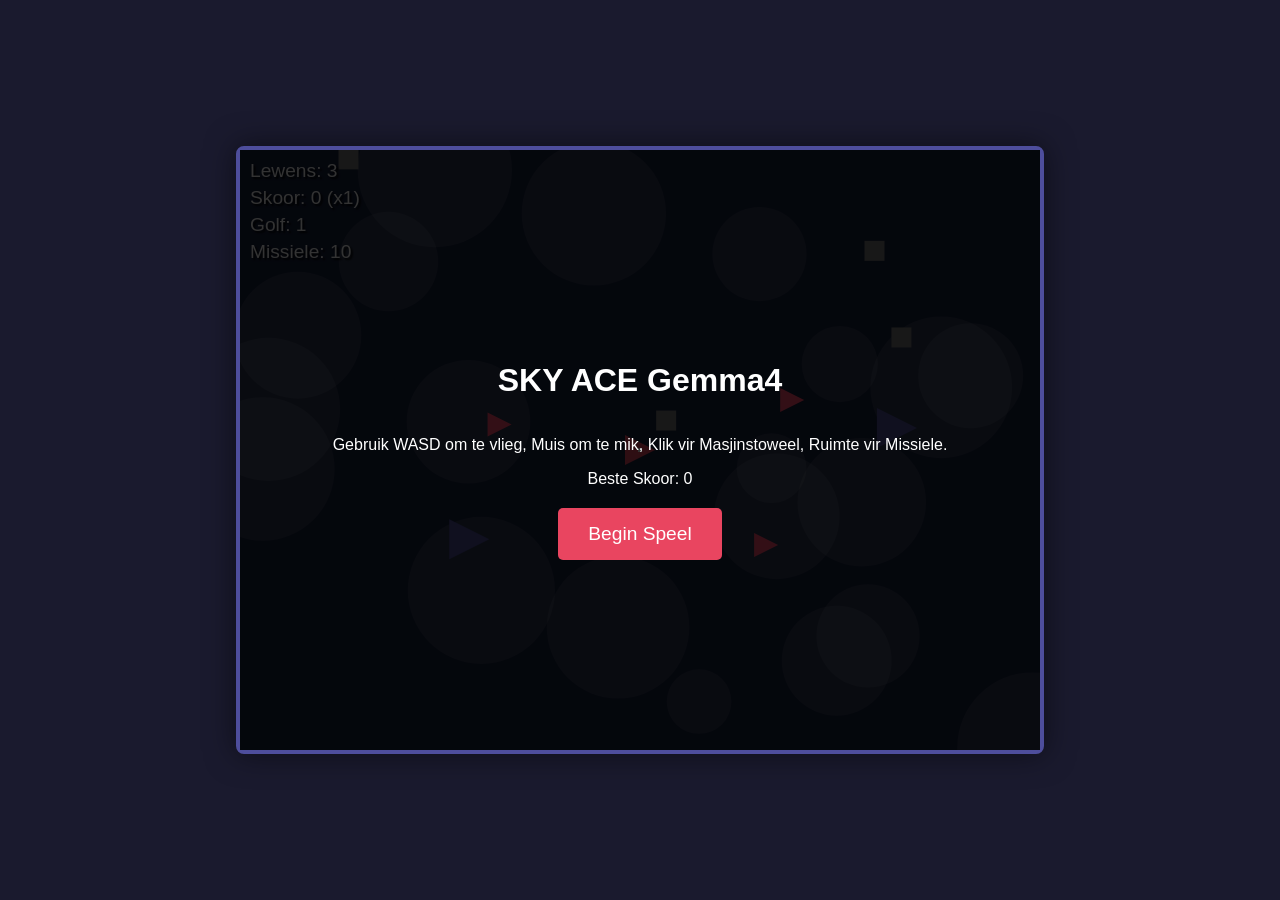
<file: examples/SKY-ACE-Gemma4.html>
<!DOCTYPE html>
<html lang="af">
<head>
    <meta charset="UTF-8">
    <meta name="viewport" content="width=device-width, initial-scale=1.0">
    <title>SKY ACE Gemma4</title>
    <style>
        body {
            margin: 0;
            padding: 0;
            background-color: #1a1a2e;
            color: #fff;
            font-family: 'Segoe UI', Tahoma, Geneva, Verdana, sans-serif;
            display: flex;
            flex-direction: column;
            align-items: center;
            justify-content: center;
            height: 100vh;
            overflow: hidden;
            user-select: none;
        }

        #game-container {
            position: relative;
            border: 4px solid #4e4e9c;
            border-radius: 8px;
            box-shadow: 0 0 30px rgba(0,0,0,0.5);
        }

        canvas {
            display: block;
            background-color: #16213e;
            cursor: crosshair;
        }

        #ui {
            position: absolute;
            top: 10px;
            left: 10px;
            pointer-events: none;
            text-shadow: 2px 2px 2px #000;
        }

        #overlay {
            position: absolute;
            top: 0;
            left: 0;
            width: 100%;
            height: 100%;
            background: rgba(0, 0, 0, 0.8);
            display: flex;
            flex-direction: column;
            align-items: center;
            justify-content: center;
            text-align: center;
            padding: 20px;
            box-sizing: border-box;
        }

        button {
            padding: 15px 30px;
            font-size: 1.2rem;
            background: #e94560;
            color: white;
            border: none;
            border-radius: 5px;
            cursor: pointer;
            transition: transform 0.1s;
            margin-top: 20px;
        }

        button:hover {
            transform: scale(1.05);
            background: #ff4d6d;
        }

        .stats {
            font-size: 1.2rem;
            margin-bottom: 5px;
        }

        .hidden {
            display: none !important;
        }
    </style>
</head>
<body>

    <div id="game-container">
        <div id="ui">
            <div class="stats">Lewens: <span id="lives">3</span></div>
            <div class="stats">Skoor: <span id="score">0</span> (x<span id="multiplier">1</span>)</div>
            <div class="stats">Golf: <span id="wave">1</span></div>
            <div class="stats">Missiele: <span id="missiles">10</span></div>
        </div>
        <canvas id="gameCanvas" width="800" height="600"></canvas>
        <div id="overlay">
            <h1 id="title">SKY ACE Gemma4</h1>
            <p id="description">Gebruik WASD om te vlieg, Muis om te mik, Klik vir Masjinstoweel, Ruimte vir Missiele.</p>
            <div id="best-score-display">Beste Skoor: <span id="best-score">0</span></div>
            <button id="start-btn">Begin Speel</button>
        </div>
    </div>

<script>
/**
 * SKY ACE Gemma4 - Game Logic
 * Language: Afrikaans
 */

const canvas = document.getElementById('gameCanvas');
const ctx = canvas.getContext('2d');
const uiScore = document.getElementById('score');
const uiMultiplier = document.getElementById('multiplier');
const uiLives = document.getElementById('lives');
const uiWave = document.getElementById('wave');
const uiMissiles = document.getElementById('missiles');
const uiBestScore = document.getElementById('best-score');
const overlay = document.getElementById('overlay');
const startBtn = document.getElementById('start-btn');
const title = document.getElementById('title');
const description = document.getElementById('description');

// Game Constants & State
let score = 0;
let multiplier = 1;
let consecutiveKills = 0;
let lives = 3;
let wave = 1;
let bestScore = localStorage.getItem('skyAceBestScore') || 0;
uiBestScore.innerText = bestScore;

let gameState = 'menu'; // menu, playing, gameover
let particles = [];
let bullets = [];
let enemies = [];
let groundGuns = [];
let clouds = [];
let shake = 0;

const player = {
    x: 400,
    y: 300,
    vx: 0,
    vy: 0,
    angle: 0,
    speed: 0,
    maxSpeed: 5,
    accel: 0.2,
    friction: 0.98,
    radius: 15,
    missiles: 10,
    color: '#e94560'
};

// Input Handling
const keys = {};
let mouse = { x: 400, y: 300 };

window.addEventListener('keydown', e => keys[e.code] = true);
window.addEventListener('keyup', e => keys[e.code] = false);
window.addEventListener('mousemove', e => {
    const rect = canvas.getBoundingClientRect();
    mouse.x = e.clientX - rect.left;
    mouse.y = e.clientY - rect.top;
});

window.addEventListener('mousedown', () => {
    if (gameState === 'playing') {
        fireMachineGun();
    }
});

window.addEventListener('keydown', e => {
    if (e.code === 'Space' && gameState === 'playing' && player.missiles > 0) {
        fireMissile();
    }
});

// Entity Classes
class Bullet {
    constructor(x, y, angle, speed, type = 'machine') {
        this.x = x;
        this.y = y;
        this.vx = Math.cos(angle) * speed;
        this.vy = Math.sin(angle) * speed;
        this.type = type;
        this.life = 100;
    }
    update() {
        this.x += this.vx;
        this.y += this.vy;
        this.life--;
    }
    draw() {
        ctx.fillStyle = this.type === 'machine' ? '#fff' : '#ffcc00';
        ctx.beginPath();
        ctx.arc(this.x, this.y, this.type === 'machine' ? 3 : 6, 0, Math.PI * 2);
        ctx.fill();
    }
}

class Enemy {
    constructor(x, y, type = 'scout') {
        this.x = x;
        this.y = y;
        this.type = type;
        this.vx = (Math.random() - 0.5) * 2;
        this.vy = (Math.random() - 0.5) * 2;
        this.hp = type === 'heavy' ? 3 : 1;
        this.radius = type === 'heavy' ? 20 : 12;
        this.color = type === 'heavy' ? '#4e4e9c' : '#ff4d6d';
        this.angle = 0;
    }
    update() {
        this.x += this.vx;
        this.y += this.vy;
        this.angle += 0.02;

        // Bounce off walls
        if (this.x < 0 || this.x > canvas.width) this.vx *= -1;
        if (this.y < 0 || this.y > canvas.height) this.vy *= -1;
    }
    draw() {
        ctx.save();
        ctx.translate(this.x, this.y);
        ctx.rotate(this.angle);
        ctx.fillStyle = this.color;
        ctx.beginPath();
        ctx.moveTo(this.radius, 0);
        ctx.lineTo(-this.radius, -this.radius);
        ctx.lineTo(-this.radius, this.radius);
        ctx.closePath();
        ctx.fill();
        ctx.restore();
    }
}

class GroundGun {
    constructor(x, y) {
        this.x = x;
        this.y = y;
        this.timer = 0;
        this.fireRate = 60 + Math.random() * 40;
    }
    update() {
        this.timer++;
        if (this.timer % this.fireRate === 0) {
            const angleToPlayer = Math.atan2(player.y - this.y, player.x - this.x);
            bullets.push(new Bullet(this.x, this.y, angleToPlayer, 4, 'machine'));
        }
    }
    draw() {
        ctx.fillStyle = '#777';
        ctx.fillRect(this.x - 10, this.y - 10, 20, 20);
    }
}

class Particle {
    constructor(x, y, color) {
        this.x = x;
        this.y = y;
        this.vx = (Math.random() - 0.5) * 6;
        this.vy = (Math.random() - 0.5) * 6;
        this.life = 1.0;
        this.decay = 0.02;
        this.color = color;
    }
    update() {
        this.x += this.vx;
        this.y += this.vy;
        this.life -= this.decay;
    }
    draw() {
        ctx.globalAlpha = this.life;
        ctx.fillStyle = this.color;
        ctx.beginPath();
        ctx.arc(this.x, this.y, 3, 0, Math.PI * 2);
        ctx.fill();
        ctx.globalAlpha = 1.0;
    }
}

// Helper Functions
function fireMachineGun() {
    const angle = Math.atan2(mouse.y - player.y, mouse.x - player.x);
    bullets.push(new Bullet(player.x, player.y, angle, 8, 'machine'));
}

function fireMissile() {
    const angle = Math.atan2(mouse.y - player.y, mouse.x - player.x);
    bullets.push(new Bullet(player.x, player.y, angle, 12, 'missile'));
    player.missiles--;
    uiMissiles.innerText = player.missiles;
}

function createExplosion(x, y, color) {
    for (let i = 0; i < 10; i++) {
        particles.push(new Particle(x, y, color));
    }
    shake = 10;
}

function spawnWave() {
    enemies = [];
    const count = 3 + wave * 2;
    for (let i = 0; i < count; i++) {
        const x = Math.random() * (canvas.width - 100) + 50;
        const y = Math.random() * (canvas.height - 100) + 50;
        const type = Math.random() > 0.7 ? 'heavy' : 'scout';
        enemies.push(new Enemy(x, y, type));
    }
    groundGuns = [];
    for (let i = 0; i < 4; i++) {
        groundGuns.push(new GroundGun(Math.random() * canvas.width, Math.random() * canvas.height));
    }
    uiWave.innerText = wave;
}

// Game Loop
function update() {
    if (gameState !== 'playing') return;

    // Player Movement
    if (keys['KeyW']) {
        player.vx += Math.cos(player.angle) * player.accel;
        player.vy += Math.sin(player.angle) * player.accel;
    }
    if (keys['KeyS']) {
        player.vx -= Math.cos(player.angle) * player.accel;
        player.vy -= Math.sin(player.angle) * player.accel;
    }
    if (keys['KeyA']) player.angle -= 0.05;
    if (keys['KeyD']) player.angle += 0.05;

    player.vx *= player.friction;
    player.vy *= player.friction;
    player.x += player.vx;
    player.y += player.vy;

    // Update Bullets
    for (let i = bullets.length - 1; i >= 0; i--) {
        bullets[i].update();
        if (bullets[i].life <= 0) bullets.splice(i, 1);
    }

    // Update Enemies
    enemies.forEach((en, index) => {
        en.update();
        // Collision with bullets
        bullets.forEach((b, bIndex) => {
            const dist = Math.hypot(en.x - b.x, en.y - b.y);
            if (dist < en.radius + 5) {
                en.hp -= 1;
                bullets.splice(bIndex, 1);
                if (en.hp <= 0) {
                    createExplosion(en.x, en.y, en.color);
                    enemies.splice(index, 1);
                    score += 10 * multiplier;
                    consecutiveKills++;
                    if (consecutiveKills % 5 === 0) multiplier++;
                    uiScore.innerText = score;
                    uiMultiplier.innerText = multiplier;
                }
            }
        });
    });

    // Check for Wave Clear
    if (enemies.length === 0) {
        wave++;
        spawnWave();
    }

    // Ground Guns
    groundGuns.forEach(g => g.update());

    // Player vs Ground Guns
    bullets.forEach((b, bIdx) => {
        const dist = Math.hypot(player.x - b.x, player.y - b.y);
        if (dist < player.radius) {
            bullets.splice(bIdx, 1);
            lives--;
            uiLives.innerText = lives;
            createExplosion(player.x, player.y, '#fff');
            if (lives <= 0) {
                gameState = 'gameover';
                title.innerText = "Spelet Oor!";
                description.innerText = `Jou finale skoor: ${score}`;
                if (score > bestScore) {
                    bestScore = score;
                    localStorage.setItem('skyAceBestScore', bestScore);
                    uiBestScore.innerText = bestScore;
                }
                overlay.classList.remove('hidden');
            }
        }
    });

    // Particles
    particles.forEach((p, i) => {
        p.update();
        if (p.life <= 0) particles.splice(i, 1);
    });

    if (shake > 0) shake *= 0.9;
}

function draw() {
    ctx.clearRect(0, 0, canvas.width, canvas.height);
    
    // Screen Shake
    ctx.save();
    if (shake > 0.5) {
        ctx.translate((Math.random() - 0.5) * shake, (Math.random() - 0.5) * shake);
    }

    // Draw Clouds (Static-ish)
    ctx.fillStyle = 'rgba(255,255,255,0.1)';
    clouds.forEach(c => {
        ctx.beginPath();
        ctx.arc(c.x, c.y, c.r, 0, Math.PI*2);
        ctx.fill();
    });

    // Draw Ground Guns
    groundGuns.forEach(g => g.draw());

    // Draw Enemies
    enemies.forEach(en => en.draw());

    // Draw Bullets
    bullets.forEach(b => b.draw());

    // Draw Particles
    particles.forEach(p => p.draw());

    // Draw Player
    ctx.save();
    ctx.translate(player.x, player.y);
    ctx.rotate(player.angle);
    ctx.fillStyle = player.color;
    ctx.beginPath();
    ctx.moveTo(player.radius, 0);
    ctx.lineTo(-player.radius, -player.radius);
    ctx.lineTo(-player.radius, player.radius);
    ctx.closePath();
    ctx.fill();
    // Cockpit
    ctx.fillStyle = '#fff';
    ctx.fillRect(-2, -2, 4, 4);
    ctx.restore();

    ctx.restore();
    requestAnimationFrame(() => {
        update();
        draw();
    });
}

// Init
function init() {
    // Generate some clouds
    for (let i = 0; i < 20; i++) {
        clouds.push({
            x: Math.random() * canvas.width,
            y: Math.random() * canvas.height,
            r: 30 + Math.random() * 50
        });
    }
    spawnWave();
    draw();
}

startBtn.addEventListener('click', () => {
    score = 0;
    lives = 3;
    wave = 1;
    multiplier = 1;
    player.missiles = 10;
    bullets = [];
    enemies = [];
    particles = [];
    gameState = 'playing';
    overlay.classList.add('hidden');
    uiScore.innerText = "0";
    uiLives.innerText = "3";
    uiWave.innerText = "1";
    uiMissiles.innerText = "10";
    uiMultiplier.innerText = "1";
    spawnWave();
});

init();
</script>
</body>
</html>
</file>
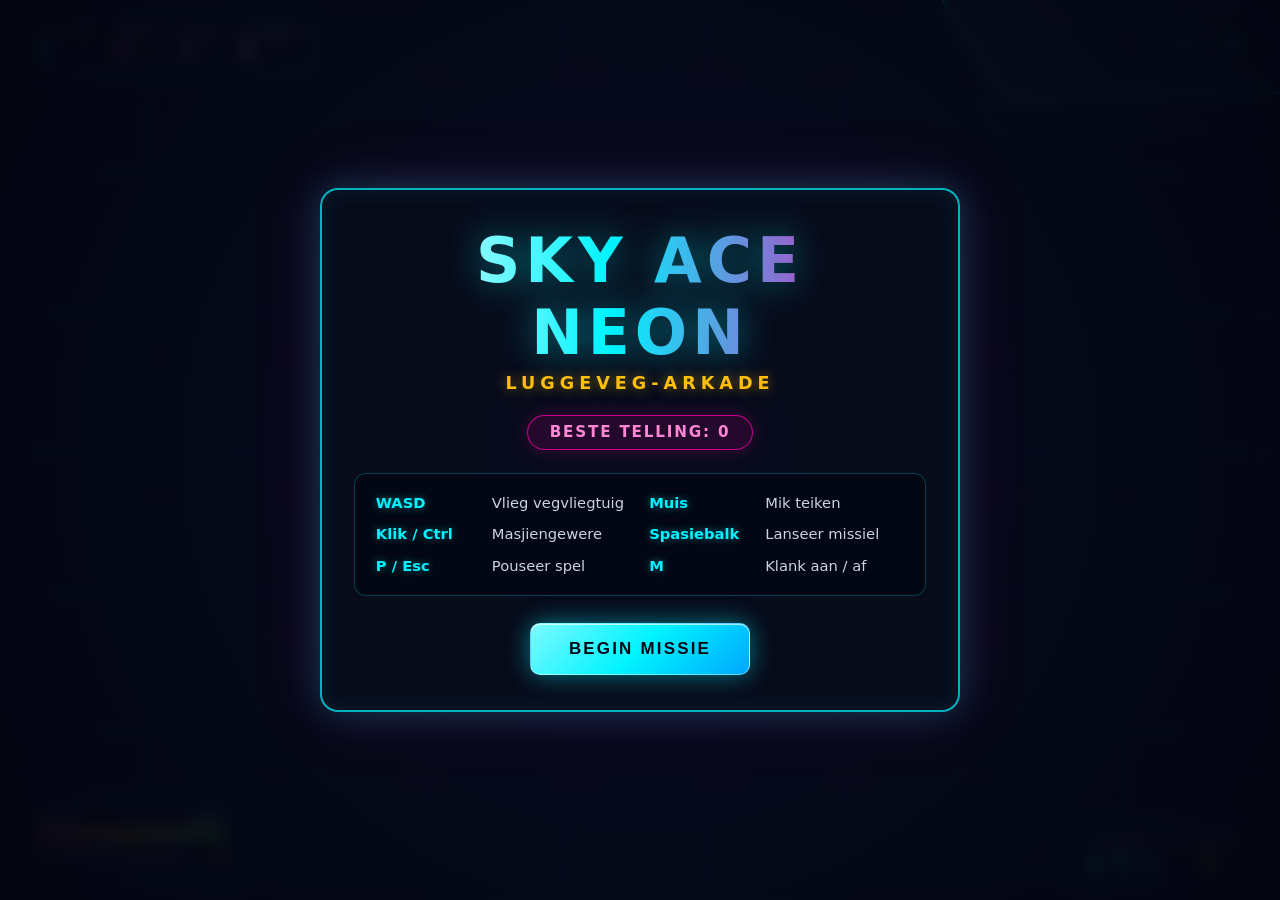
<file: examples/sky_ace_neon.html>
<!DOCTYPE html>
<html lang="af">
<head>
  <meta charset="UTF-8">
  <meta name="viewport" content="width=device-width, initial-scale=1.0, maximum-scale=1.0, user-scalable=no">
  <title>SKY ACE Neon — Luggeveg-Arkade</title>
  <style>
    /* =========================================================================
       NEON-ARKADE STILERING (GEEN EKSTERNE LÊERS OF LETTERTIPES)
       ========================================================================= */
    :root {
      --bg-deep: #040612;
      --neon-cyan: #00f3ff;
      --neon-magenta: #ff00aa;
      --neon-amber: #ffbe0b;
      --neon-lime: #39ff14;
      --neon-red: #ff2a55;
      --panel-bg: rgba(7, 11, 26, 0.84);
      --text-main: #f1f5f9;
      --text-dim: #94a3b8;
    }

    * {
      box-sizing: border-box;
      margin: 0;
      padding: 0;
      user-select: none;
      -webkit-user-select: none;
    }

    html, body {
      width: 100%;
      height: 100%;
      overflow: hidden;
      background-color: var(--bg-deep);
      font-family: system-ui, -apple-system, BlinkMacSystemFont, "Segoe UI", Roboto, "Helvetica Neue", Arial, sans-serif;
      color: var(--text-main);
    }

    body.playing {
      cursor: none;
    }

    #gameCanvas {
      display: block;
      width: 100vw;
      height: 100vh;
      background: var(--bg-deep);
    }

    /* Volskerm-Oorlegsels (Titel, Pouse, Spel Verby) */
    .overlay {
      position: fixed;
      inset: 0;
      display: flex;
      flex-direction: column;
      justify-content: center;
      align-items: center;
      padding: 1.25rem;
      background: radial-gradient(circle at center, rgba(10, 14, 38, 0.72) 0%, rgba(3, 5, 16, 0.94) 100%);
      backdrop-filter: blur(8px);
      -webkit-backdrop-filter: blur(8px);
      z-index: 30;
      transition: opacity 0.24s ease, visibility 0.24s ease;
      cursor: default;
    }

    .overlay.hidden {
      opacity: 0;
      visibility: hidden;
      pointer-events: none;
    }

    .panel-box {
      text-align: center;
      width: 100%;
      max-width: 640px;
      padding: 2.2rem 2rem;
      background: rgba(8, 12, 28, 0.92);
      border: 2px solid rgba(0, 243, 255, 0.72);
      border-radius: 18px;
      box-shadow:
        0 0 36px rgba(0, 243, 255, 0.22),
        0 0 70px rgba(255, 0, 170, 0.14),
        inset 0 0 24px rgba(0, 243, 255, 0.08);
    }

    .game-title {
      font-size: clamp(2.4rem, 6vw, 3.85rem);
      font-weight: 900;
      letter-spacing: 5px;
      background: linear-gradient(90deg, #ffffff 0%, #00f3ff 45%, #ff00aa 100%);
      -webkit-background-clip: text;
      -webkit-text-fill-color: transparent;
      filter: drop-shadow(0 0 18px rgba(0, 243, 255, 0.45));
      margin-bottom: 0.25rem;
      text-transform: uppercase;
    }

    .game-subtitle {
      font-size: clamp(0.88rem, 2.2vw, 1.1rem);
      font-weight: 800;
      color: var(--neon-amber);
      letter-spacing: 5px;
      text-shadow: 0 0 12px rgba(255, 190, 11, 0.55);
      margin-bottom: 1.35rem;
      text-transform: uppercase;
    }

    .best-score-badge {
      display: inline-block;
      background: rgba(255, 0, 170, 0.12);
      border: 1px solid rgba(255, 0, 170, 0.75);
      color: #ff85d5;
      padding: 0.48rem 1.35rem;
      border-radius: 999px;
      font-size: 0.95rem;
      font-weight: 800;
      margin-bottom: 1.45rem;
      letter-spacing: 1.8px;
      box-shadow: 0 0 18px rgba(255, 0, 170, 0.22);
    }

    .controls-grid {
      display: grid;
      grid-template-columns: repeat(2, minmax(0, 1fr));
      gap: 0.7rem 1.15rem;
      text-align: left;
      background: rgba(3, 6, 18, 0.78);
      padding: 1.15rem 1.3rem;
      border-radius: 12px;
      border: 1px solid rgba(0, 243, 255, 0.25);
      margin-bottom: 1.7rem;
      font-size: 0.92rem;
      line-height: 1.4;
    }

    .control-item {
      color: #cbd5e1;
      display: flex;
      align-items: center;
      gap: 0.5rem;
    }

    .control-item span {
      display: inline-block;
      color: var(--neon-cyan);
      font-weight: 900;
      min-width: 108px;
      text-shadow: 0 0 8px rgba(0, 243, 255, 0.45);
    }

    /* Neon Knoppies */
    .btn-row {
      display: flex;
      flex-wrap: wrap;
      justify-content: center;
      gap: 0.9rem;
    }

    .btn {
      appearance: none;
      border: 1px solid rgba(255, 255, 255, 0.35);
      outline: none;
      padding: 0.92rem 2.35rem;
      font-size: 1.06rem;
      font-weight: 900;
      letter-spacing: 2.2px;
      color: #040816;
      background: linear-gradient(135deg, #7df9ff 0%, #00f3ff 50%, #00a8ff 100%);
      border-radius: 10px;
      cursor: pointer;
      box-shadow: 0 0 24px rgba(0, 243, 255, 0.48), inset 0 1px 0 rgba(255, 255, 255, 0.65);
      transition: transform 0.14s ease, box-shadow 0.14s ease, filter 0.14s ease;
      text-transform: uppercase;
    }

    .btn:hover {
      transform: translateY(-2px);
      filter: brightness(1.1);
      box-shadow: 0 0 34px rgba(0, 243, 255, 0.72);
    }

    .btn:active {
      transform: translateY(1px) scale(0.98);
    }

    .btn-secondary {
      background: linear-gradient(135deg, #3b1749 0%, #1e1b4b 100%);
      color: #f8fafc;
      border-color: rgba(255, 0, 170, 0.65);
      box-shadow: 0 0 18px rgba(255, 0, 170, 0.25);
    }

    .btn-secondary:hover {
      box-shadow: 0 0 28px rgba(255, 0, 170, 0.5);
    }

    /* HUD Oorlegsel */
    #hud {
      position: fixed;
      inset: 0;
      pointer-events: none;
      z-index: 15;
      display: flex;
      flex-direction: column;
      justify-content: space-between;
      padding: 0.95rem 1.2rem;
    }

    .hud-top-bar,
    .hud-bottom-bar {
      display: flex;
      justify-content: space-between;
      align-items: flex-start;
      gap: 0.75rem;
      width: 100%;
    }

    .hud-bottom-bar {
      align-items: flex-end;
    }

    .hud-panel {
      background: var(--panel-bg);
      border: 1px solid rgba(0, 243, 255, 0.42);
      backdrop-filter: blur(5px);
      -webkit-backdrop-filter: blur(5px);
      padding: 0.6rem 1.05rem;
      border-radius: 12px;
      box-shadow: 0 0 20px rgba(0, 243, 255, 0.14);
      display: flex;
      gap: 1.3rem;
      align-items: center;
      pointer-events: auto;
    }

    .hud-stat {
      display: flex;
      flex-direction: column;
    }

    .hud-label {
      font-size: 0.66rem;
      font-weight: 800;
      color: var(--text-dim);
      letter-spacing: 1.4px;
      text-transform: uppercase;
    }

    .hud-value {
      font-size: 1.25rem;
      font-weight: 900;
      color: #f8fafc;
      letter-spacing: 0.8px;
      font-variant-numeric: tabular-nums;
    }

    .hud-value.cyan { color: var(--neon-cyan); text-shadow: 0 0 10px rgba(0, 243, 255, 0.45); }
    .hud-value.magenta { color: #ff66cc; text-shadow: 0 0 10px rgba(255, 0, 170, 0.45); }
    .hud-value.amber { color: var(--neon-amber); text-shadow: 0 0 10px rgba(255, 190, 11, 0.45); }

    .status-group {
      display: flex;
      flex-direction: column;
      gap: 0.55rem;
      background: var(--panel-bg);
      border: 1px solid rgba(0, 243, 255, 0.38);
      padding: 0.7rem 1rem;
      border-radius: 12px;
      min-width: 225px;
      box-shadow: 0 0 18px rgba(0, 243, 255, 0.12);
    }

    .bar-row {
      display: flex;
      justify-content: space-between;
      align-items: center;
      margin-bottom: 3px;
    }

    .bar-container {
      width: 100%;
      height: 10px;
      background: rgba(6, 10, 24, 0.92);
      border: 1px solid rgba(0, 243, 255, 0.25);
      border-radius: 999px;
      overflow: hidden;
    }

    .bar-fill {
      height: 100%;
      width: 100%;
      border-radius: 999px;
      transition: width 0.1s ease-out;
    }

    .bar-fill.health {
      background: linear-gradient(90deg, #ff2a55 0%, #ffbe0b 48%, #39ff14 100%);
      box-shadow: 0 0 10px rgba(57, 255, 20, 0.5);
    }

    .bar-fill.combo {
      background: linear-gradient(90deg, #00f3ff 0%, #ff00aa 100%);
      box-shadow: 0 0 10px rgba(255, 0, 170, 0.6);
      width: 0%;
    }

    .lives-icons {
      display: flex;
      gap: 0.35rem;
      margin-top: 2px;
    }

    .life-icon {
      width: 20px;
      height: 20px;
      fill: var(--neon-cyan);
      filter: drop-shadow(0 0 6px rgba(0, 243, 255, 0.85));
    }

    .life-icon.lost {
      fill: #24304a;
      filter: none;
    }

    .icon-btn {
      background: rgba(8, 14, 34, 0.9);
      border: 1px solid rgba(0, 243, 255, 0.45);
      color: var(--neon-cyan);
      width: 40px;
      height: 40px;
      border-radius: 10px;
      display: flex;
      align-items: center;
      justify-content: center;
      cursor: pointer;
      pointer-events: auto;
      transition: background 0.15s ease, border-color 0.15s ease, box-shadow 0.15s ease;
    }

    .icon-btn:hover {
      border-color: var(--neon-magenta);
      color: #ffffff;
      box-shadow: 0 0 14px rgba(255, 0, 170, 0.45);
    }

    .icon-btn.muted {
      color: #64748b;
      border-color: rgba(100, 116, 139, 0.4);
    }

    /* Golf-Aankondiging Banier */
    #waveBanner {
      position: fixed;
      top: 25%;
      left: 50%;
      transform: translate(-50%, -50%) scale(0.8);
      text-align: center;
      pointer-events: none;
      z-index: 20;
      opacity: 0;
      transition: opacity 0.32s ease, transform 0.32s cubic-bezier(0.175, 0.885, 0.32, 1.275);
    }

    #waveBanner.active {
      opacity: 1;
      transform: translate(-50%, -50%) scale(1);
    }

    .banner-title {
      font-size: clamp(2.2rem, 5vw, 3.7rem);
      font-weight: 900;
      letter-spacing: 6px;
      color: var(--neon-cyan);
      text-shadow: 0 0 24px rgba(0, 243, 255, 0.85), 0 0 44px rgba(255, 0, 170, 0.5);
      text-transform: uppercase;
    }

    .banner-sub {
      font-size: clamp(0.92rem, 2.2vw, 1.18rem);
      font-weight: 800;
      color: var(--neon-amber);
      letter-spacing: 3.5px;
      text-shadow: 0 2px 10px rgba(0, 0, 0, 0.95);
      margin-top: 0.25rem;
    }

    /* Spel Verby Statistieke */
    .gameover-stats {
      width: 100%;
      background: rgba(3, 6, 18, 0.78);
      border: 1px solid rgba(0, 243, 255, 0.25);
      border-radius: 12px;
      padding: 1.15rem 1.3rem;
      margin: 1.1rem 0 1.7rem 0;
      display: flex;
      flex-direction: column;
      gap: 0.65rem;
    }

    .stat-row {
      display: flex;
      justify-content: space-between;
      font-size: 1rem;
    }

    .stat-row .lbl { color: #94a3b8; font-weight: 600; }
    .stat-row .val { font-weight: 900; color: #f8fafc; font-variant-numeric: tabular-nums; }

    .new-record-tag {
      display: inline-block;
      background: linear-gradient(135deg, #ff00aa 0%, #ffbe0b 100%);
      color: #050816;
      font-size: 0.86rem;
      font-weight: 900;
      letter-spacing: 2px;
      padding: 0.36rem 1rem;
      border-radius: 999px;
      margin: 0.5rem auto 0.25rem auto;
      animation: recordPulse 0.85s ease-in-out infinite alternate;
    }

    @keyframes recordPulse {
      from { transform: scale(0.96); box-shadow: 0 0 10px rgba(255, 0, 170, 0.5); }
      to { transform: scale(1.06); box-shadow: 0 0 24px rgba(255, 190, 11, 0.85); }
    }

    @media (max-width: 640px) {
      .controls-grid { grid-template-columns: 1fr; }
      .hud-panel { gap: 0.8rem; padding: 0.5rem 0.78rem; }
      .status-group { min-width: 170px; }
      .hud-value { font-size: 1.05rem; }
    }
  </style>
</head>
<body>

  <!-- Hoof-Speletjie Kanvas -->
  <canvas id="gameCanvas"></canvas>

  <!-- HUD Oorlegsel -->
  <div id="hud">
    <div class="hud-top-bar">
      <div class="hud-panel">
        <div class="hud-stat">
          <span class="hud-label">Telling</span>
          <span id="hudScore" class="hud-value cyan">0</span>
        </div>
        <div class="hud-stat">
          <span class="hud-label">Beste</span>
          <span id="hudBest" class="hud-value magenta">0</span>
        </div>
        <div class="hud-stat">
          <span class="hud-label">Golf</span>
          <span id="hudWave" class="hud-value">1</span>
        </div>
        <div class="hud-stat">
          <span class="hud-label">Vyande</span>
          <span id="hudRemaining" class="hud-value">0</span>
        </div>
      </div>

      <div class="hud-panel" style="gap: 0.5rem; padding: 0.45rem;">
        <button id="btnSoundHUD" class="icon-btn" title="Skakel Klank (M)" aria-label="Skakel Klank">
          <svg id="soundIconOn" width="20" height="20" viewBox="0 0 24 24" fill="none" stroke="currentColor" stroke-width="2.2" stroke-linecap="round" stroke-linejoin="round">
            <polygon points="11 5 6 9 2 9 2 15 6 15 11 19 11 5"></polygon>
            <path d="M19.07 4.93a10 10 0 0 1 0 14.14M15.54 8.46a5 5 0 0 1 0 7.07"></path>
          </svg>
          <svg id="soundIconOff" style="display:none;" width="20" height="20" viewBox="0 0 24 24" fill="none" stroke="currentColor" stroke-width="2.2" stroke-linecap="round" stroke-linejoin="round">
            <polygon points="11 5 6 9 2 9 2 15 6 15 11 19 11 5"></polygon>
            <line x1="23" y1="9" x2="17" y2="15"></line>
            <line x1="17" y1="9" x2="23" y2="15"></line>
          </svg>
        </button>
        <button id="btnPauseHUD" class="icon-btn" title="Pouse (P)" aria-label="Pouse">
          <svg width="20" height="20" viewBox="0 0 24 24" fill="none" stroke="currentColor" stroke-width="2.2" stroke-linecap="round" stroke-linejoin="round">
            <rect x="6" y="4" width="4" height="16"></rect>
            <rect x="14" y="4" width="4" height="16"></rect>
          </svg>
        </button>
      </div>
    </div>

    <div class="hud-bottom-bar">
      <div class="status-group">
        <div>
          <div class="bar-row">
            <span class="hud-label">Romp</span>
            <span id="healthPercentText" class="hud-label" style="color:#e2e8f0;">100%</span>
          </div>
          <div class="bar-container">
            <div id="healthFill" class="bar-fill health"></div>
          </div>
        </div>
        <div>
          <div class="bar-row">
            <span class="hud-label">Vermenigvuldiger</span>
            <span id="comboMultiplierText" class="hud-label" style="color:#ffbe0b;">x1</span>
          </div>
          <div class="bar-container">
            <div id="comboFill" class="bar-fill combo"></div>
          </div>
        </div>
      </div>

      <div class="hud-panel" style="gap: 1.25rem;">
        <div class="hud-stat" style="align-items: center;">
          <span class="hud-label">Lewens</span>
          <div id="livesContainer" class="lives-icons"></div>
        </div>
        <div class="hud-stat" style="align-items: center;">
          <span class="hud-label">Missiele</span>
          <span id="hudMissiles" class="hud-value amber">5</span>
        </div>
      </div>
    </div>
  </div>

  <!-- Golf-Aankondiging Banier -->
  <div id="waveBanner">
    <div id="bannerWaveText" class="banner-title">GOLF 1</div>
    <div id="bannerSubText" class="banner-sub">VYANDIGE ESKADER IN AANTOG!</div>
  </div>

  <!-- Titelskerm Oorlegsel -->
  <div id="titleOverlay" class="overlay">
    <div class="panel-box">
      <h1 class="game-title">SKY ACE NEON</h1>
      <div class="game-subtitle">LUGGEVEG-ARKADE</div>

      <div class="best-score-badge">
        BESTE TELLING: <span id="titleBestScore">0</span>
      </div>

      <div class="controls-grid">
        <div class="control-item"><span>WASD</span> Vlieg vegvliegtuig</div>
        <div class="control-item"><span>Muis</span> Mik teiken</div>
        <div class="control-item"><span>Klik / Ctrl</span> Masjiengewere</div>
        <div class="control-item"><span>Spasiebalk</span> Lanseer missiel</div>
        <div class="control-item"><span>P / Esc</span> Pouseer spel</div>
        <div class="control-item"><span>M</span> Klank aan / af</div>
      </div>

      <div class="btn-row">
        <button id="btnStart" class="btn">BEGIN MISSIE</button>
      </div>
    </div>
  </div>

  <!-- Pouse Oorlegsel -->
  <div id="pauseOverlay" class="overlay hidden">
    <div class="panel-box" style="max-width: 440px;">
      <h2 class="game-title" style="font-size: 2.4rem;">GEPOUSEER</h2>
      <p style="color: #94a3b8; margin: 0.6rem 0 1.8rem 0;">Die neon-luggeveg wag op jou bevel.</p>
      <div class="btn-row">
        <button id="btnResume" class="btn">HERVAT</button>
        <button id="btnRestartPause" class="btn btn-secondary">HERBEGIN</button>
      </div>
    </div>
  </div>

  <!-- Spel Verby Oorlegsel -->
  <div id="gameOverOverlay" class="overlay hidden">
    <div class="panel-box" style="max-width: 470px;">
      <h2 class="game-title" style="font-size: 2.7rem; background: linear-gradient(135deg, #ff85d5 0%, #ff2a55 100%); -webkit-background-clip: text; -webkit-text-fill-color: transparent;">SPEL VERBY</h2>
      <div id="newRecordTag" class="new-record-tag" style="display: none;">NUWE REKORD!</div>

      <div class="gameover-stats">
        <div class="stat-row">
          <span class="lbl">Finale Telling</span>
          <span id="goFinalScore" class="val" style="color: #00f3ff;">0</span>
        </div>
        <div class="stat-row">
          <span class="lbl">Golf Bereik</span>
          <span id="goWave" class="val">1</span>
        </div>
        <div class="stat-row">
          <span class="lbl">Vyande Vernietig</span>
          <span id="goKills" class="val">0</span>
        </div>
        <div class="stat-row">
          <span class="lbl">Beste Telling</span>
          <span id="goBestScore" class="val" style="color: #ffbe0b;">0</span>
        </div>
      </div>

      <div class="btn-row">
        <button id="btnRestartGameOver" class="btn">VLIEG WEER</button>
      </div>
    </div>
  </div>

  <script>
    (function () {
      'use strict';

      // =========================================================================
      // 1. PROSEDURELE WEB AUDIO SINTETISEERDER (GEEN EKSTERNE KLANKLÊERS)
      // =========================================================================
      class SoundManager {
        constructor() {
          this.ctx = null;
          this.noiseBuffer = null;
          this.enabled = true;
        }

        init() {
          try {
            if (!this.ctx) {
              const AudioCtx = window.AudioContext || window.webkitAudioContext;
              if (!AudioCtx) return;
              this.ctx = new AudioCtx();
              const len = Math.floor(this.ctx.sampleRate * 1.0);
              this.noiseBuffer = this.ctx.createBuffer(1, len, this.ctx.sampleRate);
              const data = this.noiseBuffer.getChannelData(0);
              for (let i = 0; i < len; i++) {
                data[i] = Math.random() * 2 - 1;
              }
            }
            if (this.ctx.state === 'suspended') {
              this.ctx.resume();
            }
          } catch (err) {
            // Ignoreer stilweg indien klank deur blaaier beperk is
          }
        }

        playGun(isEnemy = false) {
          if (!this.enabled || !this.ctx) return;
          const now = this.ctx.currentTime;
          const osc = this.ctx.createOscillator();
          const gain = this.ctx.createGain();
          osc.type = isEnemy ? 'square' : 'sawtooth';
          osc.frequency.setValueAtTime(isEnemy ? 250 : 460, now);
          osc.frequency.exponentialRampToValueAtTime(65, now + 0.055);
          gain.gain.setValueAtTime(isEnemy ? 0.055 : 0.1, now);
          gain.gain.exponentialRampToValueAtTime(0.001, now + 0.055);
          osc.connect(gain);
          gain.connect(this.ctx.destination);
          osc.start(now);
          osc.stop(now + 0.06);
        }

        playMissile() {
          if (!this.enabled || !this.ctx || !this.noiseBuffer) return;
          const now = this.ctx.currentTime;
          const src = this.ctx.createBufferSource();
          src.buffer = this.noiseBuffer;

          const filter = this.ctx.createBiquadFilter();
          filter.type = 'bandpass';
          filter.frequency.setValueAtTime(280, now);
          filter.frequency.exponentialRampToValueAtTime(1600, now + 0.28);
          filter.Q.value = 2.5;

          const gain = this.ctx.createGain();
          gain.gain.setValueAtTime(0.24, now);
          gain.gain.exponentialRampToValueAtTime(0.001, now + 0.32);

          src.connect(filter);
          filter.connect(gain);
          gain.connect(this.ctx.destination);
          src.start(now);
          src.stop(now + 0.33);
        }

        playExplosion(heavy = false) {
          if (!this.enabled || !this.ctx || !this.noiseBuffer) return;
          const now = this.ctx.currentTime;
          const duration = heavy ? 0.65 : 0.35;

          const src = this.ctx.createBufferSource();
          src.buffer = this.noiseBuffer;

          const filter = this.ctx.createBiquadFilter();
          filter.type = 'lowpass';
          filter.frequency.setValueAtTime(heavy ? 580 : 860, now);
          filter.frequency.exponentialRampToValueAtTime(42, now + duration);

          const gain = this.ctx.createGain();
          gain.gain.setValueAtTime(heavy ? 0.42 : 0.26, now);
          gain.gain.exponentialRampToValueAtTime(0.001, now + duration);

          src.connect(filter);
          filter.connect(gain);
          gain.connect(this.ctx.destination);
          src.start(now);
          src.stop(now + duration);

          const sub = this.ctx.createOscillator();
          const subGain = this.ctx.createGain();
          sub.type = 'sine';
          sub.frequency.setValueAtTime(heavy ? 120 : 155, now);
          sub.frequency.exponentialRampToValueAtTime(28, now + duration * 0.8);
          subGain.gain.setValueAtTime(heavy ? 0.28 : 0.16, now);
          subGain.gain.exponentialRampToValueAtTime(0.001, now + duration * 0.8);
          sub.connect(subGain);
          subGain.connect(this.ctx.destination);
          sub.start(now);
          sub.stop(now + duration * 0.85);
        }

        playFlak() {
          if (!this.enabled || !this.ctx || !this.noiseBuffer) return;
          const now = this.ctx.currentTime;
          const src = this.ctx.createBufferSource();
          src.buffer = this.noiseBuffer;

          const filter = this.ctx.createBiquadFilter();
          filter.type = 'lowpass';
          filter.frequency.setValueAtTime(450, now);
          filter.frequency.exponentialRampToValueAtTime(60, now + 0.19);

          const gain = this.ctx.createGain();
          gain.gain.setValueAtTime(0.2, now);
          gain.gain.exponentialRampToValueAtTime(0.001, now + 0.19);

          src.connect(filter);
          filter.connect(gain);
          gain.connect(this.ctx.destination);
          src.start(now);
          src.stop(now + 0.2);
        }

        playHit() {
          if (!this.enabled || !this.ctx) return;
          const now = this.ctx.currentTime;
          const osc = this.ctx.createOscillator();
          const gain = this.ctx.createGain();
          osc.type = 'triangle';
          osc.frequency.setValueAtTime(175, now);
          osc.frequency.exponentialRampToValueAtTime(48, now + 0.09);
          gain.gain.setValueAtTime(0.22, now);
          gain.gain.exponentialRampToValueAtTime(0.001, now + 0.09);
          osc.connect(gain);
          gain.connect(this.ctx.destination);
          osc.start(now);
          osc.stop(now + 0.095);
        }

        playCombo(mult) {
          if (!this.enabled || !this.ctx) return;
          const now = this.ctx.currentTime;
          const osc = this.ctx.createOscillator();
          const gain = this.ctx.createGain();
          const freq = 440 + Math.min(mult, 10) * 60;
          osc.type = 'sine';
          osc.frequency.setValueAtTime(freq, now);
          osc.frequency.exponentialRampToValueAtTime(freq * 1.38, now + 0.11);
          gain.gain.setValueAtTime(0.11, now);
          gain.gain.exponentialRampToValueAtTime(0.001, now + 0.12);
          osc.connect(gain);
          gain.connect(this.ctx.destination);
          osc.start(now);
          osc.stop(now + 0.125);
        }

        playPickup() {
          if (!this.enabled || !this.ctx) return;
          const now = this.ctx.currentTime;
          [587.33, 880, 1174.66].forEach((f, idx) => {
            const osc = this.ctx.createOscillator();
            const gain = this.ctx.createGain();
            const t = now + idx * 0.055;
            osc.type = 'sine';
            osc.frequency.setValueAtTime(f, t);
            gain.gain.setValueAtTime(0.12, t);
            gain.gain.exponentialRampToValueAtTime(0.001, t + 0.13);
            osc.connect(gain);
            gain.connect(this.ctx.destination);
            osc.start(t);
            osc.stop(t + 0.14);
          });
        }

        playWaveFanfare() {
          if (!this.enabled || !this.ctx) return;
          const now = this.ctx.currentTime;
          const notes = [440, 554.37, 659.25, 880];
          notes.forEach((f, idx) => {
            const osc = this.ctx.createOscillator();
            const gain = this.ctx.createGain();
            const t = now + idx * 0.085;
            osc.type = 'triangle';
            osc.frequency.setValueAtTime(f, t);
            gain.gain.setValueAtTime(0.14, t);
            gain.gain.exponentialRampToValueAtTime(0.001, t + 0.26);
            osc.connect(gain);
            gain.connect(this.ctx.destination);
            osc.start(t);
            osc.stop(t + 0.27);
          });
        }
      }

      const sound = new SoundManager();

      // =========================================================================
      // 2. KANVAS, KAMERA, TOESTAND EN INVOER
      // =========================================================================
      const canvas = document.getElementById('gameCanvas');
      const ctx = canvas.getContext('2d');

      let width = window.innerWidth;
      let height = window.innerHeight;
      let dpr = Math.min(window.devicePixelRatio || 1, 2);

      function resizeCanvas() {
        width = window.innerWidth;
        height = window.innerHeight;
        dpr = Math.min(window.devicePixelRatio || 1, 2);
        canvas.width = Math.floor(width * dpr);
        canvas.height = Math.floor(height * dpr);
        ctx.setTransform(dpr, 0, 0, dpr, 0, 0);
      }
      window.addEventListener('resize', resizeCanvas);
      resizeCanvas();

      const STATE_TITLE = 'TITLE';
      const STATE_PLAYING = 'PLAYING';
      const STATE_PAUSED = 'PAUSED';
      const STATE_GAMEOVER = 'GAMEOVER';

      let gameState = STATE_TITLE;
      const WORLD_LIMIT = 2400;

      // Invoertoestand (WASD + Pyltjies, Muis, en Ctrl-sleutel om te vuur)
      const keys = { w: false, a: false, s: false, d: false, ctrl: false };
      const mouse = { x: width * 0.5, y: height * 0.35, down: false };

      // DOM-verwysings
      const titleOverlay = document.getElementById('titleOverlay');
      const pauseOverlay = document.getElementById('pauseOverlay');
      const gameOverOverlay = document.getElementById('gameOverOverlay');
      const hudScore = document.getElementById('hudScore');
      const hudBest = document.getElementById('hudBest');
      const hudWave = document.getElementById('hudWave');
      const hudRemaining = document.getElementById('hudRemaining');
      const hudMissiles = document.getElementById('hudMissiles');
      const healthFill = document.getElementById('healthFill');
      const healthPercentText = document.getElementById('healthPercentText');
      const comboFill = document.getElementById('comboFill');
      const comboMultiplierText = document.getElementById('comboMultiplierText');
      const livesContainer = document.getElementById('livesContainer');
      const titleBestScore = document.getElementById('titleBestScore');
      const goFinalScore = document.getElementById('goFinalScore');
      const goWave = document.getElementById('goWave');
      const goKills = document.getElementById('goKills');
      const goBestScore = document.getElementById('goBestScore');
      const newRecordTag = document.getElementById('newRecordTag');
      const waveBanner = document.getElementById('waveBanner');
      const bannerWaveText = document.getElementById('bannerWaveText');
      const bannerSubText = document.getElementById('bannerSubText');
      const btnSoundHUD = document.getElementById('btnSoundHUD');
      const soundIconOn = document.getElementById('soundIconOn');
      const soundIconOff = document.getElementById('soundIconOff');

      // Plaaslike stoorplek vir beste telling
      const STORAGE_KEY = 'sky_ace_neon_best_score';
      let bestScore = 0;
      let initialSessionBest = 0;
      let newRecordAchieved = false;
      try {
        bestScore = parseInt(localStorage.getItem(STORAGE_KEY) || '0', 10) || 0;
      } catch (e) {
        bestScore = 0;
      }

      let score = 0;
      let wave = 1;
      let totalKills = 0;
      let comboMultiplier = 1;
      let comboTimer = 0;
      const COMBO_DURATION = 4.2;

      let cameraX = 0;
      let cameraY = 0;
      let screenShake = 0;
      let hitFlash = 0;
      let waveBannerTimer = 0;
      let waveTransitionTimer = 0;
      let gameTime = 0;

      function addScreenShake(amount) {
        screenShake = Math.min(26, Math.max(screenShake, amount));
      }

      function saveBestScore() {
        if (score > bestScore) {
          bestScore = score;
          if (score > initialSessionBest) {
            newRecordAchieved = true;
          }
          try {
            localStorage.setItem(STORAGE_KEY, String(bestScore));
          } catch (e) {
            // Ignoreer indien localStorage beperk is
          }
        }
      }

      function normalizeAngle(a) {
        while (a > Math.PI) a -= Math.PI * 2;
        while (a < -Math.PI) a += Math.PI * 2;
        return a;
      }

      function clamp(val, min, max) {
        return Math.max(min, Math.min(max, val));
      }

      // =========================================================================
      // 3. NEON-TERREIN (EILANDE, KUSLYNE, AANLOOPBANE) EN WOLKE
      // =========================================================================
      const islands = [];
      const clouds = [];

      function generateWorld() {
        islands.length = 0;
        const count = 18;
        for (let i = 0; i < count; i++) {
          let x = 0;
          let y = 0;
          let attempts = 0;
          let valid = false;
          const radius = 160 + Math.random() * 190;

          while (!valid && attempts < 30) {
            x = (Math.random() * 2 - 1) * (WORLD_LIMIT - 360);
            y = (Math.random() * 2 - 1) * (WORLD_LIMIT - 360);
            valid = true;
            for (let j = 0; j < islands.length; j++) {
              const other = islands[j];
              if (Math.hypot(x - other.x, y - other.y) < radius + other.radius + 150) {
                valid = false;
                break;
              }
            }
            attempts++;
          }

          if (!valid) continue;

          const pts = [];
          const verts = 10 + Math.floor(Math.random() * 5);
          for (let v = 0; v < verts; v++) {
            const ang = (v / verts) * Math.PI * 2;
            const r = radius * (0.72 + Math.random() * 0.36);
            pts.push({ x: Math.cos(ang) * r, y: Math.sin(ang) * r });
          }

          islands.push({
            x,
            y,
            radius,
            pts,
            runwayAngle: Math.random() * Math.PI,
            hasRunway: radius > 220 && Math.random() > 0.32,
            accentColor: i % 2 === 0 ? '#00f3ff' : '#ff00aa'
          });
        }

        clouds.length = 0;
        for (let i = 0; i < 38; i++) {
          const puffs = [];
          const puffCount = 3 + Math.floor(Math.random() * 4);
          for (let p = 0; p < puffCount; p++) {
            puffs.push({
              ox: (Math.random() - 0.5) * 95,
              oy: (Math.random() - 0.5) * 58,
              r: 34 + Math.random() * 46
            });
          }
          clouds.push({
            x: (Math.random() * 2 - 1) * (WORLD_LIMIT + 650),
            y: (Math.random() * 2 - 1) * (WORLD_LIMIT + 650),
            vx: 15 + Math.random() * 18,
            vy: 5 + Math.random() * 9,
            alpha: i % 3 === 0 ? 0.11 + Math.random() * 0.08 : 0.16 + Math.random() * 0.12,
            layer: i % 3 === 0 ? 'above' : 'below',
            tint: i % 4 === 0 ? '#7c3aed' : '#38bdf8',
            puffs
          });
        }
      }

      // =========================================================================
      // 4. SPELETJIE-ENTITEITE
      // =========================================================================
      let player = null;
      const enemies = [];
      const aaGuns = [];
      const bullets = [];
      const missiles = [];
      const particles = [];
      const shockwaves = [];
      const flakShells = [];
      const flakClouds = [];
      const floatingTexts = [];
      const pickups = [];

      class Particle {
        constructor(x, y, opts) {
          this.x = x;
          this.y = y;
          this.vx = opts.vx || 0;
          this.vy = opts.vy || 0;
          this.radius = opts.radius || 4;
          this.grow = opts.grow || 0;
          this.color = opts.color || '#ffffff';
          this.life = opts.life || 0.5;
          this.maxLife = this.life;
          this.drag = opts.drag !== undefined ? opts.drag : 0.96;
          this.alpha = opts.alpha !== undefined ? opts.alpha : 1;
          this.glow = Boolean(opts.glow);
        }

        update(dt) {
          this.x += this.vx * dt;
          this.y += this.vy * dt;
          const damp = Math.pow(this.drag, dt * 60);
          this.vx *= damp;
          this.vy *= damp;
          this.radius = Math.max(0.5, this.radius + this.grow * dt);
          this.life -= dt;
        }

        draw(ctx) {
          const t = clamp(this.life / this.maxLife, 0, 1);
          // Vinnige konsentriese gloei sonder stadige shadowBlur
          if (this.glow) {
            ctx.globalAlpha = t * this.alpha * 0.3;
            ctx.fillStyle = this.color;
            ctx.beginPath();
            ctx.arc(this.x, this.y, this.radius * 2.1, 0, Math.PI * 2);
            ctx.fill();
          }
          ctx.globalAlpha = t * this.alpha;
          ctx.fillStyle = this.color;
          ctx.beginPath();
          ctx.arc(this.x, this.y, this.radius, 0, Math.PI * 2);
          ctx.fill();
          ctx.globalAlpha = 1;
        }
      }

      class Shockwave {
        constructor(x, y, maxRadius, color) {
          this.x = x;
          this.y = y;
          this.radius = 8;
          this.maxRadius = maxRadius;
          this.color = color;
          this.life = 0.4;
          this.maxLife = 0.4;
        }

        update(dt) {
          this.life -= dt;
          const progress = 1 - clamp(this.life / this.maxLife, 0, 1);
          this.radius = 8 + (this.maxRadius - 8) * (1 - Math.pow(1 - progress, 3));
        }

        draw(ctx) {
          const t = clamp(this.life / this.maxLife, 0, 1);
          ctx.save();
          ctx.globalAlpha = t * 0.9;
          ctx.strokeStyle = this.color;
          ctx.lineWidth = 2 + t * 5;
          ctx.beginPath();
          ctx.arc(this.x, this.y, this.radius, 0, Math.PI * 2);
          ctx.stroke();
          ctx.restore();
        }
      }

      class FloatingText {
        constructor(x, y, text, color, size = 16) {
          this.x = x;
          this.y = y;
          this.text = text;
          this.color = color;
          this.size = size;
          this.life = 1.05;
          this.maxLife = 1.05;
        }

        update(dt) {
          this.y -= 48 * dt;
          this.life -= dt;
        }

        draw(ctx) {
          const t = clamp(this.life / this.maxLife, 0, 1);
          ctx.save();
          ctx.globalAlpha = t;
          ctx.font = `900 ${this.size}px system-ui, sans-serif`;
          ctx.textAlign = 'center';
          ctx.lineWidth = 3.5;
          ctx.strokeStyle = 'rgba(4, 6, 18, 0.9)';
          ctx.strokeText(this.text, this.x, this.y);
          ctx.fillStyle = this.color;
          ctx.fillText(this.text, this.x, this.y);
          ctx.restore();
        }
      }

      class Pickup {
        constructor(x, y, type) {
          this.x = x;
          this.y = y;
          this.type = type; // 'missile' of 'repair'
          this.life = 14;
          this.pulse = 0;
          this.radius = 16;
        }

        update(dt) {
          this.life -= dt;
          this.pulse += dt * 5.5;
        }

        draw(ctx) {
          const s = 1 + Math.sin(this.pulse) * 0.14;
          const col = this.type === 'missile' ? '#ffbe0b' : '#39ff14';
          ctx.save();
          ctx.translate(this.x, this.y);
          ctx.scale(s, s);

          // Buitenste neon-ring
          ctx.globalAlpha = 0.25;
          ctx.fillStyle = col;
          ctx.beginPath();
          ctx.arc(0, 0, 21, 0, Math.PI * 2);
          ctx.fill();
          ctx.globalAlpha = 1;

          ctx.fillStyle = 'rgba(6, 10, 26, 0.92)';
          ctx.strokeStyle = col;
          ctx.lineWidth = 2.5;
          ctx.beginPath();
          ctx.arc(0, 0, 15, 0, Math.PI * 2);
          ctx.fill();
          ctx.stroke();

          ctx.fillStyle = col;
          ctx.font = '900 13px system-ui, sans-serif';
          ctx.textAlign = 'center';
          ctx.textBaseline = 'middle';
          ctx.fillText(this.type === 'missile' ? 'M+' : '+', 0, 1);
          ctx.restore();
        }
      }

      class Bullet {
        constructor(x, y, vx, vy, isEnemy, damage, color) {
          this.x = x;
          this.y = y;
          this.vx = vx;
          this.vy = vy;
          this.isEnemy = isEnemy;
          this.damage = damage;
          this.color = color;
          this.life = isEnemy ? 1.85 : 1.15;
          this.angle = Math.atan2(vy, vx);
          this.radius = isEnemy ? 4.5 : 4;
        }

        update(dt) {
          this.x += this.vx * dt;
          this.y += this.vy * dt;
          this.life -= dt;
        }

        draw(ctx) {
          ctx.save();
          ctx.translate(this.x, this.y);
          ctx.rotate(this.angle);

          // Neon-gloei sonder shadowBlur
          ctx.globalAlpha = 0.35;
          ctx.fillStyle = this.color;
          ctx.fillRect(-13, -4.5, 24, 9);

          ctx.globalAlpha = 1;
          ctx.fillStyle = this.color;
          ctx.fillRect(-10, -2.2, 19, 4.4);
          ctx.fillStyle = '#ffffff';
          ctx.fillRect(-2, -1.1, 9, 2.2);
          ctx.restore();
        }
      }

      class Missile {
        constructor(x, y, angle) {
          this.x = x;
          this.y = y;
          this.angle = angle;
          this.speed = 320;
          this.maxSpeed = 840;
          this.turnRate = 4.0;
          this.life = 2.9;
          this.radius = 8;
          this.blastRadius = 132;
          this.damage = 140;
          this.smokeTimer = 0;
        }

        findTarget() {
          let best = null;
          let bestScore = Infinity;
          const aimX = Math.cos(this.angle);
          const aimY = Math.sin(this.angle);

          const candidates = enemies.concat(aaGuns);
          for (let i = 0; i < candidates.length; i++) {
            const t = candidates[i];
            if (t.dead) continue;
            const dx = t.x - this.x;
            const dy = t.y - this.y;
            const dist = Math.hypot(dx, dy);
            if (dist > 920 || dist < 1) continue;
            const dot = (dx / dist) * aimX + (dy / dist) * aimY;
            if (dot < 0.25) continue;
            const metric = dist * (1.5 - dot);
            if (metric < bestScore) {
              bestScore = metric;
              best = t;
            }
          }
          return best;
        }

        update(dt) {
          this.life -= dt;
          this.speed = Math.min(this.maxSpeed, this.speed + 700 * dt);

          const target = this.findTarget();
          if (target) {
            const desired = Math.atan2(target.y - this.y, target.x - this.x);
            const diff = normalizeAngle(desired - this.angle);
            this.angle += clamp(diff, -this.turnRate * dt, this.turnRate * dt);
          }

          this.x += Math.cos(this.angle) * this.speed * dt;
          this.y += Math.sin(this.angle) * this.speed * dt;

          // Dik rookspoor + neon-vlam agter missiel
          this.smokeTimer -= dt;
          if (this.smokeTimer <= 0) {
            this.smokeTimer = 0.017;
            const tailX = this.x - Math.cos(this.angle) * 14;
            const tailY = this.y - Math.sin(this.angle) * 14;
            particles.push(new Particle(tailX, tailY, {
              vx: (Math.random() - 0.5) * 35,
              vy: (Math.random() - 0.5) * 35,
              radius: 4.5 + Math.random() * 3,
              grow: 17,
              color: '#cbd5e1',
              alpha: 0.55,
              life: 0.48 + Math.random() * 0.22
            }));
            particles.push(new Particle(tailX, tailY, {
              vx: -Math.cos(this.angle) * 95,
              vy: -Math.sin(this.angle) * 95,
              radius: 3.6,
              color: '#ff00aa',
              glow: true,
              life: 0.14
            }));
          }
        }

        detonate() {
          createExplosion(this.x, this.y, true);
          addScreenShake(14);

          for (let i = enemies.length - 1; i >= 0; i--) {
            const e = enemies[i];
            const dist = Math.hypot(e.x - this.x, e.y - this.y);
            if (dist <= this.blastRadius + e.radius) {
              const falloff = 1 - (dist / (this.blastRadius + e.radius)) * 0.45;
              e.takeDamage(this.damage * falloff);
            }
          }

          for (let i = aaGuns.length - 1; i >= 0; i--) {
            const g = aaGuns[i];
            const dist = Math.hypot(g.x - this.x, g.y - this.y);
            if (dist <= this.blastRadius + g.radius) {
              g.takeDamage(this.damage);
            }
          }
        }

        draw(ctx) {
          ctx.save();
          ctx.translate(this.x, this.y);
          ctx.rotate(this.angle);

          // Skaduwee
          ctx.fillStyle = 'rgba(0, 0, 0, 0.35)';
          ctx.fillRect(-10, 14, 20, 4);

          // Romp
          ctx.fillStyle = '#ffffff';
          ctx.beginPath();
          ctx.moveTo(14, 0);
          ctx.lineTo(-9, -3.5);
          ctx.lineTo(-11, 0);
          ctx.lineTo(-9, 3.5);
          ctx.closePath();
          ctx.fill();

          // Neon-pienk neuskegel
          ctx.fillStyle = '#ff00aa';
          ctx.beginPath();
          ctx.moveTo(14, 0);
          ctx.lineTo(6, -2.5);
          ctx.lineTo(6, 2.5);
          ctx.closePath();
          ctx.fill();

          // Vlam
          ctx.fillStyle = '#ffbe0b';
          ctx.beginPath();
          ctx.moveTo(-11, -2.5);
          ctx.lineTo(-22 - Math.random() * 6, 0);
          ctx.lineTo(-11, 2.5);
          ctx.closePath();
          ctx.fill();
          ctx.restore();
        }
      }

      class FlakShell {
        constructor(x, y, tx, ty) {
          this.x = x;
          this.y = y;
          this.tx = tx;
          this.ty = ty;
          const dist = Math.hypot(tx - x, ty - y);
          const speed = 475;
          this.vx = ((tx - x) / Math.max(1, dist)) * speed;
          this.vy = ((ty - y) / Math.max(1, dist)) * speed;
          this.life = dist / speed;
        }

        update(dt) {
          this.x += this.vx * dt;
          this.y += this.vy * dt;
          this.life -= dt;
        }

        explode() {
          sound.playFlak();
          flakClouds.push(new FlakCloud(this.tx, this.ty));
          if (player && Math.hypot(player.x - this.tx, player.y - this.ty) < 440) {
            addScreenShake(4.8);
          }
        }

        draw(ctx) {
          // Neon-waarskuwingsring waar lugafweer sal ontplof
          ctx.save();
          ctx.strokeStyle = 'rgba(255, 42, 85, 0.55)';
          ctx.lineWidth = 1.6;
          ctx.setLineDash([6, 5]);
          ctx.beginPath();
          ctx.arc(this.tx, this.ty, 50, 0, Math.PI * 2);
          ctx.stroke();
          ctx.setLineDash([]);

          ctx.fillStyle = '#ffbe0b';
          ctx.beginPath();
          ctx.arc(this.x, this.y, 3.5, 0, Math.PI * 2);
          ctx.fill();
          ctx.restore();
        }
      }

      class FlakCloud {
        constructor(x, y) {
          this.x = x;
          this.y = y;
          this.radius = 52;
          this.life = 0.55;
          this.maxLife = 0.55;
          this.damagedPlayer = false;

          for (let i = 0; i < 16; i++) {
            const ang = Math.random() * Math.PI * 2;
            const spd = 45 + Math.random() * 145;
            particles.push(new Particle(x, y, {
              vx: Math.cos(ang) * spd,
              vy: Math.sin(ang) * spd,
              radius: 5 + Math.random() * 8,
              grow: 18,
              color: i % 3 === 0 ? '#ff2a55' : i % 3 === 1 ? '#ffbe0b' : '#1e1b4b',
              alpha: 0.85,
              glow: i % 3 !== 2,
              life: 0.42 + Math.random() * 0.35
            }));
          }
        }

        update(dt) {
          this.life -= dt;
          if (!this.damagedPlayer && this.life > 0.28 && player) {
            if (Math.hypot(player.x - this.x, player.y - this.y) < this.radius + player.radius * 0.7) {
              this.damagedPlayer = true;
              player.takeDamage(20);
            }
          }
        }

        draw(ctx) {
          const t = clamp(this.life / this.maxLife, 0, 1);
          ctx.save();
          ctx.globalAlpha = t * 0.78;
          const grad = ctx.createRadialGradient(this.x, this.y, 4, this.x, this.y, this.radius);
          grad.addColorStop(0, 'rgba(255, 190, 11, 0.95)');
          grad.addColorStop(0.45, 'rgba(255, 42, 85, 0.75)');
          grad.addColorStop(1, 'rgba(15, 23, 42, 0)');
          ctx.fillStyle = grad;
          ctx.beginPath();
          ctx.arc(this.x, this.y, this.radius * (1.2 - t * 0.3), 0, Math.PI * 2);
          ctx.fill();
          ctx.restore();
        }
      }

      class AAGun {
        constructor(x, y) {
          this.x = x;
          this.y = y;
          this.angle = Math.random() * Math.PI * 2;
          this.maxHealth = 65 + wave * 12;
          this.health = this.maxHealth;
          this.radius = 22;
          this.fireCooldown = 1.6 + Math.random() * 1.6;
          this.telegraphTimer = 0;
          this.points = 150;
          this.dead = false;
        }

        update(dt) {
          if (!player) return;
          const dist = Math.hypot(player.x - this.x, player.y - this.y);
          const targetAngle = Math.atan2(player.y - this.y, player.x - this.x);
          const diff = normalizeAngle(targetAngle - this.angle);
          this.angle += clamp(diff, -2.1 * dt, 2.1 * dt);

          if (dist < 840) {
            this.fireCooldown -= dt;
            if (this.fireCooldown <= 0.38 && this.fireCooldown > 0) {
              this.telegraphTimer = 0.38;
            }
            if (this.fireCooldown <= 0) {
              const lead = clamp(dist / 520, 0.2, 0.85);
              const tx = player.x + player.vx * lead + (Math.random() - 0.5) * 65;
              const ty = player.y + player.vy * lead + (Math.random() - 0.5) * 65;
              flakShells.push(new FlakShell(this.x, this.y, tx, ty));
              this.fireCooldown = Math.max(1.3, 2.7 - wave * 0.14) + Math.random() * 0.8;
              this.telegraphTimer = 0;
            }
          }
          if (this.telegraphTimer > 0) this.telegraphTimer -= dt;
        }

        takeDamage(amount) {
          if (this.dead) return;
          this.health -= amount;
          for (let i = 0; i < 4; i++) {
            particles.push(new Particle(this.x, this.y, {
              vx: (Math.random() - 0.5) * 130,
              vy: (Math.random() - 0.5) * 130,
              radius: 2.5,
              color: '#ffbe0b',
              glow: true,
              life: 0.24
            }));
          }
          if (this.health <= 0) {
            this.dead = true;
            createExplosion(this.x, this.y, true);
            awardKill(this.x, this.y, this.points, 'LUGAFWEER');
            if (Math.random() < 0.42) {
              pickups.push(new Pickup(this.x, this.y, 'missile'));
            }
          }
        }

        draw(ctx) {
          ctx.save();
          ctx.translate(this.x, this.y);

          // Neon-bunker basis
          ctx.fillStyle = '#0f172a';
          ctx.strokeStyle = '#ff2a55';
          ctx.lineWidth = 2.4;
          ctx.beginPath();
          ctx.arc(0, 0, 21, 0, Math.PI * 2);
          ctx.fill();
          ctx.stroke();

          // Waarskuwingsflits voor skoot
          if (this.telegraphTimer > 0) {
            ctx.strokeStyle = 'rgba(255, 190, 11, 0.92)';
            ctx.lineWidth = 3;
            ctx.beginPath();
            ctx.arc(0, 0, 26 + Math.sin(gameTime * 30) * 2, 0, Math.PI * 2);
            ctx.stroke();
          }

          // Draaiende dubbelloop-kanon
          ctx.rotate(this.angle);
          ctx.fillStyle = '#ff2a55';
          ctx.fillRect(4, -6.5, 22, 4);
          ctx.fillRect(4, 2.5, 22, 4);

          ctx.fillStyle = '#1e293b';
          ctx.strokeStyle = '#ff85d5';
          ctx.lineWidth = 1.6;
          ctx.beginPath();
          ctx.arc(0, 0, 12, 0, Math.PI * 2);
          ctx.fill();
          ctx.stroke();

          ctx.fillStyle = '#ffbe0b';
          ctx.beginPath();
          ctx.arc(-2, 0, 3.8, 0, Math.PI * 2);
          ctx.fill();
          ctx.restore();

          if (this.health < this.maxHealth) {
            drawMiniHealthBar(ctx, this.x, this.y - 31, 36, this.health / this.maxHealth);
          }
        }
      }

      // Neon Vyand-tipes
      const ENEMY_TYPES = {
        scout: {
          name: 'VERKENNER',
          hp: 42,
          speed: 318,
          turnRate: 3.45,
          fireRate: 0.72,
          damage: 8,
          points: 100,
          radius: 17,
          fill: '#1e0b18',
          stroke: '#ff6b00',
          accent: '#ffbe0b',
          scale: 0.92
        },
        fighter: {
          name: 'VEGTER',
          hp: 70,
          speed: 268,
          turnRate: 2.75,
          fireRate: 0.56,
          damage: 11,
          points: 150,
          radius: 20,
          fill: '#240814',
          stroke: '#ff2a55',
          accent: '#ff7aa2',
          scale: 1.06
        },
        heavy: {
          name: 'SWAAR VEGTER',
          hp: 145,
          speed: 202,
          turnRate: 1.88,
          fireRate: 0.42,
          damage: 14,
          points: 250,
          radius: 26,
          fill: '#160b2e',
          stroke: '#b517ff',
          accent: '#e0aaff',
          scale: 1.28
        },
        ace: {
          name: 'AAS-VLIEËNIER',
          hp: 185,
          speed: 312,
          turnRate: 3.55,
          fireRate: 0.35,
          damage: 13,
          points: 400,
          radius: 22,
          fill: '#241b05',
          stroke: '#ffbe0b',
          accent: '#ffffff',
          scale: 1.16
        }
      };

      class Enemy {
        constructor(x, y, typeKey) {
          const cfg = ENEMY_TYPES[typeKey] || ENEMY_TYPES.fighter;
          this.typeKey = typeKey;
          this.name = cfg.name;
          this.x = x;
          this.y = y;
          this.angle = player ? Math.atan2(player.y - y, player.x - x) : 0;
          this.speed = cfg.speed + Math.min(wave * 7, 72);
          this.turnRate = cfg.turnRate;
          this.maxHealth = Math.round(cfg.hp * (1 + (wave - 1) * 0.12));
          this.health = this.maxHealth;
          this.fireRate = Math.max(0.24, cfg.fireRate - wave * 0.02);
          this.fireTimer = 0.6 + Math.random() * 0.9;
          this.damage = cfg.damage;
          this.points = cfg.points;
          this.radius = cfg.radius;
          this.fill = cfg.fill;
          this.stroke = cfg.stroke;
          this.accent = cfg.accent;
          this.scale = cfg.scale;
          this.bank = 0;
          this.strafeDir = Math.random() > 0.5 ? 1 : -1;
          this.strafeTimer = 1.8 + Math.random() * 2.5;
          this.smokeTimer = 0;
          this.dead = false;
        }

        update(dt) {
          if (!player) return;
          const dx = player.x - this.x;
          const dy = player.y - this.y;
          const dist = Math.hypot(dx, dy);

          this.strafeTimer -= dt;
          if (this.strafeTimer <= 0) {
            this.strafeTimer = 1.6 + Math.random() * 2.4;
            this.strafeDir *= -1;
          }

          let desiredAngle = Math.atan2(dy, dx);
          if (dist < 210) {
            desiredAngle += this.strafeDir * 1.45;
          } else if (dist < 380) {
            desiredAngle += this.strafeDir * 0.35;
          }

          // Vermy saamdromming met ander vyande
          for (let i = 0; i < enemies.length; i++) {
            const other = enemies[i];
            if (other === this) continue;
            const odx = this.x - other.x;
            const ody = this.y - other.y;
            const odist = Math.hypot(odx, ody);
            if (odist > 0 && odist < 92) {
              const pushAngle = Math.atan2(ody, odx);
              const pushDiff = normalizeAngle(pushAngle - desiredAngle);
              desiredAngle += pushDiff * 0.35;
            }
          }

          const diff = normalizeAngle(desiredAngle - this.angle);
          const turn = clamp(diff, -this.turnRate * dt, this.turnRate * dt);
          this.angle += turn;
          this.bank += (clamp(diff * 1.8, -0.55, 0.55) - this.bank) * Math.min(1, 8 * dt);

          this.x = clamp(this.x + Math.cos(this.angle) * this.speed * dt, -WORLD_LIMIT, WORLD_LIMIT);
          this.y = clamp(this.y + Math.sin(this.angle) * this.speed * dt, -WORLD_LIMIT, WORLD_LIMIT);

          this.fireTimer -= dt;
          const angleToPlayer = Math.abs(normalizeAngle(Math.atan2(dy, dx) - this.angle));
          if (this.fireTimer <= 0 && dist < 690 && angleToPlayer < 0.28) {
            this.fire();
            this.fireTimer = this.fireRate;
          }

          // Donker rookspoor + vonke wanneer beskadig
          if (this.health < this.maxHealth * 0.58) {
            this.smokeTimer -= dt;
            if (this.smokeTimer <= 0) {
              this.smokeTimer = 0.045;
              particles.push(new Particle(this.x, this.y, {
                vx: (Math.random() - 0.5) * 32,
                vy: (Math.random() - 0.5) * 32,
                radius: 4 + Math.random() * 3,
                grow: 12,
                color: Math.random() > 0.28 ? '#334155' : this.stroke,
                alpha: 0.72,
                glow: false,
                life: 0.52
              }));
            }
          }
        }

        fire() {
          sound.playGun(true);
          const spd = 620;
          if (this.typeKey === 'heavy' || this.typeKey === 'ace') {
            for (const side of [-9, 9]) {
              const sx = this.x + Math.cos(this.angle) * 16 + Math.cos(this.angle + Math.PI / 2) * side;
              const sy = this.y + Math.sin(this.angle) * 16 + Math.sin(this.angle + Math.PI / 2) * side;
              bullets.push(new Bullet(sx, sy, Math.cos(this.angle) * spd, Math.sin(this.angle) * spd, true, this.damage, this.stroke));
            }
          } else {
            const sx = this.x + Math.cos(this.angle) * 16;
            const sy = this.y + Math.sin(this.angle) * 16;
            bullets.push(new Bullet(sx, sy, Math.cos(this.angle) * spd, Math.sin(this.angle) * spd, true, this.damage, this.stroke));
          }
        }

        takeDamage(amount) {
          if (this.dead) return;
          this.health -= amount;
          for (let i = 0; i < 4; i++) {
            particles.push(new Particle(this.x, this.y, {
              vx: (Math.random() - 0.5) * 150,
              vy: (Math.random() - 0.5) * 150,
              radius: 2.5,
              color: this.accent,
              glow: true,
              life: 0.22
            }));
          }

          if (this.health <= 0) {
            this.dead = true;
            const isBig = this.typeKey === 'heavy' || this.typeKey === 'ace';
            createExplosion(this.x, this.y, isBig);
            addScreenShake(isBig ? 9.5 : 5.2);
            awardKill(this.x, this.y, this.points, this.name);

            const roll = Math.random();
            if (roll < 0.22) {
              pickups.push(new Pickup(this.x, this.y, 'missile'));
            } else if (roll < 0.3 && player && player.health < player.maxHealth * 0.78) {
              pickups.push(new Pickup(this.x, this.y, 'repair'));
            }
          }
        }

        draw(ctx) {
          ctx.save();
          ctx.translate(this.x, this.y);

          // Hoogteskaduwee
          ctx.save();
          ctx.translate(18, 22);
          ctx.rotate(this.angle);
          ctx.scale(this.scale, this.scale * (1 - Math.abs(this.bank) * 0.3));
          ctx.fillStyle = 'rgba(0, 0, 0, 0.38)';
          drawFighterPath(ctx, this.typeKey === 'heavy');
          ctx.fill();
          ctx.restore();

          ctx.rotate(this.angle);
          ctx.scale(this.scale, this.scale * (1 - Math.abs(this.bank) * 0.35));

          // Enjinvlam
          ctx.fillStyle = this.stroke;
          ctx.beginPath();
          ctx.moveTo(-16, -3.5);
          ctx.lineTo(-26 - Math.random() * 6, 0);
          ctx.lineTo(-16, 3.5);
          ctx.closePath();
          ctx.fill();

          // Neon-vektor romp
          ctx.fillStyle = this.fill;
          ctx.strokeStyle = this.stroke;
          ctx.lineWidth = 2.2;
          drawFighterPath(ctx, this.typeKey === 'heavy');
          ctx.fill();
          ctx.stroke();

          // Vlerk-aksent
          ctx.fillStyle = this.accent;
          ctx.fillRect(-4, -13, 3.5, 26);

          // Gloeiende kajuit
          ctx.fillStyle = this.stroke;
          ctx.beginPath();
          ctx.ellipse(5, 0, 6, 2.7, 0, 0, Math.PI * 2);
          ctx.fill();
          ctx.restore();

          if (this.health < this.maxHealth) {
            drawMiniHealthBar(ctx, this.x, this.y - 31, 36, this.health / this.maxHealth);
          }
        }
      }

      class Player {
        constructor() {
          this.x = 0;
          this.y = 0;
          this.vx = 0;
          this.vy = 0;
          this.angle = -Math.PI / 2;
          this.bank = 0;
          this.speed = 395;
          this.maxHealth = 100;
          this.health = 100;
          this.lives = 3;
          this.missiles = 5;
          this.radius = 19;
          this.fireTimer = 0;
          this.fireRate = 0.082;
          this.muzzleFlash = 0;
          this.invulnTimer = 0;
          this.trailTimer = 0;
          this.smokeTimer = 0;
        }

        reset(full = false) {
          this.x = 0;
          this.y = 0;
          this.vx = 0;
          this.vy = 0;
          this.angle = -Math.PI / 2;
          this.health = this.maxHealth;
          this.invulnTimer = 2.6;
          if (full) {
            this.lives = 3;
            this.missiles = 5;
          }
        }

        update(dt) {
          if (this.invulnTimer > 0) this.invulnTimer -= dt;
          if (this.muzzleFlash > 0) this.muzzleFlash -= dt;

          // WASD-vlugbeheer met gladde momentum
          let ix = 0;
          let iy = 0;
          if (keys.w) iy -= 1;
          if (keys.s) iy += 1;
          if (keys.a) ix -= 1;
          if (keys.d) ix += 1;

          if (ix !== 0 && iy !== 0) {
            ix *= 0.7071;
            iy *= 0.7071;
          }

          const accel = 8.8;
          this.vx += (ix * this.speed - this.vx) * Math.min(1, accel * dt);
          this.vy += (iy * this.speed - this.vy) * Math.min(1, accel * dt);

          this.x = clamp(this.x + this.vx * dt, -WORLD_LIMIT, WORLD_LIMIT);
          this.y = clamp(this.y + this.vy * dt, -WORLD_LIMIT, WORLD_LIMIT);

          // Mik glad na die muiswyser se wêreldposisie
          const mouseWorldX = cameraX + (mouse.x - width * 0.5);
          const mouseWorldY = cameraY + (mouse.y - height * 0.5);
          const targetAngle = Math.atan2(mouseWorldY - this.y, mouseWorldX - this.x);
          const diff = normalizeAngle(targetAngle - this.angle);
          this.angle += diff * Math.min(1, 14.5 * dt);
          this.bank += (clamp(diff * 2.2, -0.55, 0.55) - this.bank) * Math.min(1, 10 * dt);

          // Vuur masjiengewere met Linksklik OF Ctrl-sleutel
          this.fireTimer -= dt;
          if ((mouse.down || keys.ctrl) && this.fireTimer <= 0) {
            this.fireMachineGuns();
            this.fireTimer = this.fireRate;
          }

          // Neon-nabrander en vlerkpunt-ligspore
          const spd = Math.hypot(this.vx, this.vy);
          this.trailTimer -= dt;
          if (this.trailTimer <= 0) {
            this.trailTimer = 0.024;
            const back = this.angle + Math.PI;
            const perp = this.angle + Math.PI / 2;
            for (const offset of [-5.5, 5.5]) {
              const ex = this.x + Math.cos(back) * 19 + Math.cos(perp) * offset;
              const ey = this.y + Math.sin(back) * 19 + Math.sin(perp) * offset;
              particles.push(new Particle(ex, ey, {
                vx: Math.cos(back) * (100 + spd * 0.25) + (Math.random() - 0.5) * 24,
                vy: Math.sin(back) * (100 + spd * 0.25) + (Math.random() - 0.5) * 24,
                radius: 2.4 + Math.random() * 1.4,
                color: Math.random() > 0.35 ? '#00f3ff' : '#ff00aa',
                glow: true,
                life: 0.16 + Math.random() * 0.08
              }));
            }
            if (spd > 235) {
              for (const tip of [-21, 21]) {
                const tx = this.x + Math.cos(back) * 6 + Math.cos(perp) * tip;
                const ty = this.y + Math.sin(back) * 6 + Math.sin(perp) * tip;
                particles.push(new Particle(tx, ty, {
                  vx: 0,
                  vy: 0,
                  radius: 1.9,
                  grow: 3.6,
                  color: '#00f3ff',
                  alpha: 0.32,
                  life: 0.32
                }));
              }
            }
          }

          // Rookspoor indien romp laag is
          if (this.health < 45) {
            this.smokeTimer -= dt;
            if (this.smokeTimer <= 0) {
              this.smokeTimer = 0.048;
              particles.push(new Particle(this.x, this.y, {
                vx: (Math.random() - 0.5) * 35,
                vy: (Math.random() - 0.5) * 35,
                radius: 4.5,
                grow: 13,
                color: '#475569',
                alpha: 0.7,
                life: 0.52
              }));
            }
          }
        }

        fireMachineGuns() {
          sound.playGun(false);
          this.muzzleFlash = 0.045;
          const bulletSpeed = 1040;
          const perp = this.angle + Math.PI / 2;

          for (const side of [-11, 11]) {
            const sx = this.x + Math.cos(this.angle) * 16 + Math.cos(perp) * side;
            const sy = this.y + Math.sin(this.angle) * 16 + Math.sin(perp) * side;
            const spread = (Math.random() - 0.5) * 0.032;
            const a = this.angle + spread;
            bullets.push(new Bullet(
              sx,
              sy,
              Math.cos(a) * bulletSpeed + this.vx * 0.2,
              Math.sin(a) * bulletSpeed + this.vy * 0.2,
              false,
              21,
              '#00f3ff'
            ));
          }
          addScreenShake(1.4);
        }

        fireMissile() {
          if (this.missiles <= 0) {
            createFloatingText(this.x, this.y - 28, 'GEEN MISSIELE!', '#ffbe0b', 14);
            return;
          }
          this.missiles--;
          sound.playMissile();
          const sx = this.x + Math.cos(this.angle) * 18;
          const sy = this.y + Math.sin(this.angle) * 18;
          missiles.push(new Missile(sx, sy, this.angle));
          addScreenShake(4.2);
          updateHUD();
        }

        takeDamage(amount) {
          if (this.invulnTimer > 0 || gameState !== STATE_PLAYING) return;
          this.health -= amount;
          hitFlash = 0.26;
          sound.playHit();
          addScreenShake(8.2);

          for (let i = 0; i < 9; i++) {
            particles.push(new Particle(this.x, this.y, {
              vx: (Math.random() - 0.5) * 190,
              vy: (Math.random() - 0.5) * 190,
              radius: 3 + Math.random() * 2,
              color: '#ff2a55',
              glow: true,
              life: 0.32
            }));
          }

          if (this.health <= 0) {
            this.health = 0;
            this.loseLife();
          }
          updateHUD();
        }

        loseLife() {
          createExplosion(this.x, this.y, true);
          addScreenShake(18);
          this.lives--;
          comboMultiplier = 1;
          comboTimer = 0;

          if (this.lives > 0) {
            this.health = this.maxHealth;
            this.invulnTimer = 3.0;
            createFloatingText(this.x, this.y - 24, 'NEON-SKILD AKTIEF!', '#00f3ff', 18);
          } else {
            triggerGameOver();
          }
          updateHUD();
        }

        draw(ctx) {
          ctx.save();
          ctx.translate(this.x, this.y);

          // Hoogteskaduwee
          ctx.save();
          ctx.translate(22, 26);
          ctx.rotate(this.angle);
          ctx.scale(1.08, 1.08 * (1 - Math.abs(this.bank) * 0.3));
          ctx.fillStyle = 'rgba(0, 0, 0, 0.4)';
          drawPlayerPath(ctx);
          ctx.fill();
          ctx.restore();

          // Onkwesbaarheidsskild
          if (this.invulnTimer > 0) {
            ctx.save();
            ctx.strokeStyle = 'rgba(0, 243, 255, 0.85)';
            ctx.fillStyle = 'rgba(0, 243, 255, 0.14)';
            ctx.lineWidth = 2.6;
            ctx.beginPath();
            ctx.arc(0, 0, 33 + Math.sin(gameTime * 16) * 2.2, 0, Math.PI * 2);
            ctx.fill();
            ctx.stroke();
            ctx.restore();
          }

          ctx.rotate(this.angle);
          ctx.scale(1.08, 1.08 * (1 - Math.abs(this.bank) * 0.35));

          // Mondingsflitse van masjiengewere
          if (this.muzzleFlash > 0) {
            ctx.fillStyle = '#ffffff';
            for (const side of [-10, 10]) {
              ctx.beginPath();
              ctx.arc(17, side, 4.8, 0, Math.PI * 2);
              ctx.fill();
            }
          }

          // Speler-vegvliegtuig romp (neon siaan + donker kuber-romp)
          ctx.fillStyle = '#091833';
          ctx.strokeStyle = '#00f3ff';
          ctx.lineWidth = 2.3;
          drawPlayerPath(ctx);
          ctx.fill();
          ctx.stroke();

          // Neon-magenta vlerkstrepe
          ctx.fillStyle = '#ff00aa';
          ctx.beginPath();
          ctx.moveTo(4, -5);
          ctx.lineTo(-9, -20);
          ctx.lineTo(-13, -18);
          ctx.lineTo(-4, -4);
          ctx.closePath();
          ctx.fill();

          ctx.beginPath();
          ctx.moveTo(4, 5);
          ctx.lineTo(-9, 20);
          ctx.lineTo(-13, 18);
          ctx.lineTo(-4, 4);
          ctx.closePath();
          ctx.fill();

          // Kajuitglas
          ctx.fillStyle = '#00f3ff';
          ctx.beginPath();
          ctx.ellipse(6, 0, 7.5, 3, 0, 0, Math.PI * 2);
          ctx.fill();
          ctx.fillStyle = '#ffffff';
          ctx.beginPath();
          ctx.ellipse(8, -0.7, 3, 1.1, 0, 0, Math.PI * 2);
          ctx.fill();

          ctx.restore();
        }
      }

      // =========================================================================
      // 5. TEKENHULPFUNKSIES, ONTPLOFFINGS EN GOLWE
      // =========================================================================
      function drawPlayerPath(ctx) {
        ctx.beginPath();
        ctx.moveTo(24, 0);
        ctx.lineTo(7, -5);
        ctx.lineTo(-5, -23);
        ctx.lineTo(-12, -21);
        ctx.lineTo(-7, -6);
        ctx.lineTo(-18, -11);
        ctx.lineTo(-21, -7);
        ctx.lineTo(-16, -2);
        ctx.lineTo(-16, 2);
        ctx.lineTo(-21, 7);
        ctx.lineTo(-18, 11);
        ctx.lineTo(-7, 6);
        ctx.lineTo(-12, 21);
        ctx.lineTo(-5, 23);
        ctx.lineTo(7, 5);
        ctx.closePath();
      }

      function drawFighterPath(ctx, isHeavy) {
        ctx.beginPath();
        if (isHeavy) {
          ctx.moveTo(22, 0);
          ctx.lineTo(8, -7);
          ctx.lineTo(-2, -24);
          ctx.lineTo(-11, -22);
          ctx.lineTo(-10, -8);
          ctx.lineTo(-19, -11);
          ctx.lineTo(-21, -4);
          ctx.lineTo(-16, 0);
          ctx.lineTo(-21, 4);
          ctx.lineTo(-19, 11);
          ctx.lineTo(-10, 8);
          ctx.lineTo(-11, 22);
          ctx.lineTo(-2, 24);
          ctx.lineTo(8, 7);
        } else {
          ctx.moveTo(20, 0);
          ctx.lineTo(4, -5);
          ctx.lineTo(-6, -20);
          ctx.lineTo(-12, -18);
          ctx.lineTo(-8, -4);
          ctx.lineTo(-18, -8);
          ctx.lineTo(-16, 0);
          ctx.lineTo(-18, 8);
          ctx.lineTo(-8, 4);
          ctx.lineTo(-12, 18);
          ctx.lineTo(-6, 20);
          ctx.lineTo(4, 5);
        }
        ctx.closePath();
      }

      function drawMiniHealthBar(ctx, x, y, w, ratio) {
        const r = clamp(ratio, 0, 1);
        ctx.fillStyle = 'rgba(4, 6, 18, 0.85)';
        ctx.fillRect(x - w / 2, y, w, 5);
        ctx.fillStyle = r > 0.5 ? '#39ff14' : r > 0.25 ? '#ffbe0b' : '#ff2a55';
        ctx.fillRect(x - w / 2 + 1, y + 1, (w - 2) * r, 3);
      }

      function createExplosion(x, y, heavy = false) {
        sound.playExplosion(heavy);
        shockwaves.push(new Shockwave(x, y, heavy ? 122 : 68, heavy ? '#ff00aa' : '#00f3ff'));
        if (heavy) {
          shockwaves.push(new Shockwave(x, y, 76, '#ffbe0b'));
        }

        const count = heavy ? 34 : 18;
        for (let i = 0; i < count; i++) {
          const ang = Math.random() * Math.PI * 2;
          const spd = (heavy ? 72 : 48) + Math.random() * (heavy ? 245 : 155);
          const roll = Math.random();
          const isSmoke = roll >= 0.82;
          const color = roll < 0.26 ? '#ffffff' : roll < 0.55 ? '#ffbe0b' : roll < 0.72 ? '#ff00aa' : roll < 0.82 ? '#00f3ff' : '#334155';
          particles.push(new Particle(x, y, {
            vx: Math.cos(ang) * spd,
            vy: Math.sin(ang) * spd,
            radius: (heavy ? 5 : 3.5) + Math.random() * (heavy ? 8.5 : 5),
            grow: isSmoke ? 18 : -4,
            color,
            alpha: isSmoke ? 0.72 : 1,
            glow: !isSmoke,
            life: (heavy ? 0.45 : 0.3) + Math.random() * 0.4
          }));
        }
      }

      function createFloatingText(x, y, text, color, size = 16) {
        floatingTexts.push(new FloatingText(x, y, text, color, size));
      }

      function awardKill(x, y, basePoints, label) {
        totalKills++;
        if (comboTimer > 0) {
          comboMultiplier = Math.min(10, comboMultiplier + 1);
        } else {
          comboMultiplier = 1;
        }
        comboTimer = COMBO_DURATION;

        const gained = basePoints * comboMultiplier;
        score += gained;
        saveBestScore();

        if (comboMultiplier >= 2) {
          sound.playCombo(comboMultiplier);
        }

        const multLabel = comboMultiplier > 1 ? ` x${comboMultiplier}` : '';
        createFloatingText(x, y - 10, `+${gained}${multLabel}`, comboMultiplier >= 4 ? '#ffbe0b' : '#00f3ff', comboMultiplier >= 4 ? 19 : 16);
        if (label === 'AAS-VLIEËNIER') {
          createFloatingText(x, y - 35, 'AAS NEERGESKIET!', '#ff00aa', 15);
        }
        updateHUD();
      }

      function showWaveBanner(waveNum, subText) {
        bannerWaveText.textContent = `GOLF ${waveNum}`;
        bannerSubText.textContent = subText;
        waveBanner.classList.add('active');
        waveBannerTimer = 2.6;
      }

      function spawnWave(waveNum) {
        enemies.length = 0;
        aaGuns.length = 0;

        const fighterCount = 4 + waveNum * 2;
        const aaCount = Math.min(islands.length, 2 + Math.floor(waveNum * 0.9));

        for (let i = 0; i < fighterCount; i++) {
          const ang = (i / fighterCount) * Math.PI * 2 + Math.random() * 0.4;
          const dist = 760 + Math.random() * 480;
          const ex = clamp(player.x + Math.cos(ang) * dist, -WORLD_LIMIT + 100, WORLD_LIMIT - 100);
          const ey = clamp(player.y + Math.sin(ang) * dist, -WORLD_LIMIT + 100, WORLD_LIMIT - 100);

          let typeKey = 'fighter';
          const r = Math.random();
          if (waveNum >= 3 && i === 0) {
            typeKey = 'ace';
          } else if (waveNum >= 2 && r < 0.25) {
            typeKey = 'heavy';
          } else if (r < 0.52) {
            typeKey = 'scout';
          }
          enemies.push(new Enemy(ex, ey, typeKey));
        }

        // Plaas grond-lugafweerkanonne op die naaste eilande
        const sortedIslands = islands.slice().sort((a, b) => {
          return Math.hypot(a.x - player.x, a.y - player.y) - Math.hypot(b.x - player.x, b.y - player.y);
        });

        for (let i = 0; i < aaCount; i++) {
          const isl = sortedIslands[i % sortedIslands.length];
          const ox = (Math.random() - 0.5) * isl.radius * 0.55;
          const oy = (Math.random() - 0.5) * isl.radius * 0.55;
          aaGuns.push(new AAGun(isl.x + ox, isl.y + oy));
        }

        if (waveNum > 1) {
          player.missiles = Math.min(12, player.missiles + 2);
          player.health = Math.min(player.maxHealth, player.health + 25);
          sound.playWaveFanfare();
        }

        const subs = [
          'VYANDIGE ESKADER IN AANTOG!',
          'GROND-LUGAFWEER AKTIEF!',
          'SWAAR VEGTERS OPGESPOOR!',
          'AAS-ESKADER BETREE LUGROM!',
          'VOLLE NEON-OFFENSIEF!'
        ];
        showWaveBanner(waveNum, subs[Math.min(waveNum - 1, subs.length - 1)]);
        updateHUD();
      }

      // =========================================================================
      // 6. HUD EN SPELBEHEER
      // =========================================================================
      function updateHUD() {
        hudScore.textContent = score.toLocaleString('af-ZA');
        hudBest.textContent = bestScore.toLocaleString('af-ZA');
        titleBestScore.textContent = bestScore.toLocaleString('af-ZA');
        hudWave.textContent = wave;
        hudRemaining.textContent = enemies.length;
        hudMissiles.textContent = player ? player.missiles : 5;

        const hpPct = player ? Math.round((player.health / player.maxHealth) * 100) : 100;
        healthFill.style.width = `${clamp(hpPct, 0, 100)}%`;
        healthPercentText.textContent = `${clamp(hpPct, 0, 100)}%`;

        const comboPct = comboTimer > 0 ? (comboTimer / COMBO_DURATION) * 100 : 0;
        comboFill.style.width = `${clamp(comboPct, 0, 100)}%`;
        comboMultiplierText.textContent = `x${comboMultiplier}`;

        livesContainer.innerHTML = '';
        const currentLives = player ? player.lives : 3;
        for (let i = 0; i < 3; i++) {
          const svg = document.createElementNS('http://www.w3.org/2000/svg', 'svg');
          svg.setAttribute('viewBox', '0 0 24 24');
          svg.setAttribute('class', 'life-icon' + (i >= currentLives ? ' lost' : ''));
          const path = document.createElementNS('http://www.w3.org/2000/svg', 'path');
          path.setAttribute('d', 'M12 2L14.5 9L21 12L21 14L14.5 12.5L14 18.5L17 20.5L17 22L12 20.5L7 22L7 20.5L10 18.5L9.5 12.5L3 14L3 12L9.5 9L12 2Z');
          svg.appendChild(path);
          livesContainer.appendChild(svg);
        }
      }

      function clearInputs() {
        mouse.down = false;
        keys.w = false;
        keys.a = false;
        keys.s = false;
        keys.d = false;
        keys.ctrl = false;
      }

      function startNewGame() {
        sound.init();
        if (document.activeElement && typeof document.activeElement.blur === 'function') {
          document.activeElement.blur();
        }
        clearInputs();

        score = 0;
        wave = 1;
        totalKills = 0;
        comboMultiplier = 1;
        comboTimer = 0;
        screenShake = 0;
        hitFlash = 0;
        waveTransitionTimer = 0;
        initialSessionBest = bestScore;
        newRecordAchieved = false;

        bullets.length = 0;
        missiles.length = 0;
        particles.length = 0;
        shockwaves.length = 0;
        flakShells.length = 0;
        flakClouds.length = 0;
        floatingTexts.length = 0;
        pickups.length = 0;

        generateWorld();
        player = new Player();
        player.reset(true);
        cameraX = player.x;
        cameraY = player.y;

        gameState = STATE_PLAYING;
        document.body.classList.add('playing');
        titleOverlay.classList.add('hidden');
        pauseOverlay.classList.add('hidden');
        gameOverOverlay.classList.add('hidden');

        spawnWave(wave);
        updateHUD();
      }

      function togglePause() {
        if (document.activeElement && typeof document.activeElement.blur === 'function') {
          document.activeElement.blur();
        }
        if (gameState === STATE_PLAYING) {
          gameState = STATE_PAUSED;
          clearInputs();
          document.body.classList.remove('playing');
          pauseOverlay.classList.remove('hidden');
        } else if (gameState === STATE_PAUSED) {
          gameState = STATE_PLAYING;
          document.body.classList.add('playing');
          pauseOverlay.classList.add('hidden');
        }
      }

      function toggleSound() {
        sound.enabled = !sound.enabled;
        soundIconOn.style.display = sound.enabled ? 'block' : 'none';
        soundIconOff.style.display = sound.enabled ? 'none' : 'block';
        btnSoundHUD.classList.toggle('muted', !sound.enabled);
      }

      function triggerGameOver() {
        gameState = STATE_GAMEOVER;
        clearInputs();
        document.body.classList.remove('playing');
        saveBestScore();

        goFinalScore.textContent = score.toLocaleString('af-ZA');
        goWave.textContent = wave;
        goKills.textContent = totalKills;
        goBestScore.textContent = bestScore.toLocaleString('af-ZA');
        newRecordTag.style.display = newRecordAchieved ? 'inline-block' : 'none';

        gameOverOverlay.classList.remove('hidden');
        updateHUD();
      }

      // Invoer-luisteraars (sluit Ctrl-sleutel vuur + beskerming teen blaaier-kortpaaie in)
      window.addEventListener('keydown', (e) => {
        if (e.code === 'KeyW' || e.code === 'ArrowUp') {
          keys.w = true;
          if (gameState === STATE_PLAYING && e.ctrlKey) e.preventDefault();
        }
        if (e.code === 'KeyA' || e.code === 'ArrowLeft') {
          keys.a = true;
          if (gameState === STATE_PLAYING && e.ctrlKey) e.preventDefault();
        }
        if (e.code === 'KeyS' || e.code === 'ArrowDown') {
          keys.s = true;
          if (gameState === STATE_PLAYING && e.ctrlKey) e.preventDefault();
        }
        if (e.code === 'KeyD' || e.code === 'ArrowRight') {
          keys.d = true;
          if (gameState === STATE_PLAYING && e.ctrlKey) e.preventDefault();
        }
        if (e.key === 'Control' || e.code === 'ControlLeft' || e.code === 'ControlRight') {
          keys.ctrl = true;
          if (gameState === STATE_PLAYING) {
            e.preventDefault();
            sound.init();
          }
        }
        if (e.code === 'Space') {
          e.preventDefault();
          if (gameState === STATE_PLAYING && !e.repeat && player) {
            sound.init();
            player.fireMissile();
          }
        }
        if (e.code === 'KeyP' || e.code === 'Escape') {
          if (gameState === STATE_PLAYING || gameState === STATE_PAUSED) {
            togglePause();
          }
        }
        if (e.code === 'KeyM') {
          toggleSound();
        }
      });

      window.addEventListener('keyup', (e) => {
        if (e.code === 'KeyW' || e.code === 'ArrowUp') keys.w = false;
        if (e.code === 'KeyA' || e.code === 'ArrowLeft') keys.a = false;
        if (e.code === 'KeyS' || e.code === 'ArrowDown') keys.s = false;
        if (e.code === 'KeyD' || e.code === 'ArrowRight') keys.d = false;
        if (e.key === 'Control' || e.code === 'ControlLeft' || e.code === 'ControlRight') {
          keys.ctrl = false;
        }
      });

      window.addEventListener('mousemove', (e) => {
        mouse.x = e.clientX;
        mouse.y = e.clientY;
      });

      canvas.addEventListener('mousedown', (e) => {
        if (e.button === 0) {
          sound.init();
          mouse.down = true;
        }
      });

      window.addEventListener('mouseup', (e) => {
        if (e.button === 0) mouse.down = false;
      });

      window.addEventListener('blur', clearInputs);
      document.addEventListener('visibilitychange', () => {
        if (document.hidden) clearInputs();
      });

      document.getElementById('btnStart').addEventListener('click', startNewGame);
      document.getElementById('btnResume').addEventListener('click', togglePause);
      document.getElementById('btnRestartPause').addEventListener('click', startNewGame);
      document.getElementById('btnRestartGameOver').addEventListener('click', startNewGame);
      document.getElementById('btnPauseHUD').addEventListener('click', togglePause);
      btnSoundHUD.addEventListener('click', toggleSound);

      // =========================================================================
      // 7. OPDATEER- EN TEKENLUS (60 FPS)
      // =========================================================================
      function update(dt) {
        gameTime += dt;

        // Wolke dryf altyd verby
        for (let i = 0; i < clouds.length; i++) {
          const c = clouds[i];
          c.x += c.vx * dt;
          c.y += c.vy * dt;
          if (c.x > WORLD_LIMIT + 680) c.x = -WORLD_LIMIT - 680;
          if (c.y > WORLD_LIMIT + 680) c.y = -WORLD_LIMIT - 680;
        }

        // Sagte kamera-beweging op die titelskerm
        if (gameState === STATE_TITLE) {
          cameraX = Math.sin(gameTime * 0.14) * 520;
          cameraY = Math.cos(gameTime * 0.11) * 420;
          return;
        }

        if (gameState !== STATE_PLAYING) return;

        if (waveBannerTimer > 0) {
          waveBannerTimer -= dt;
          if (waveBannerTimer <= 0) {
            waveBanner.classList.remove('active');
          }
        }

        if (comboTimer > 0) {
          comboTimer -= dt;
          if (comboTimer <= 0) {
            comboTimer = 0;
            comboMultiplier = 1;
          }
          comboFill.style.width = `${(comboTimer / COMBO_DURATION) * 100}%`;
          comboMultiplierText.textContent = `x${comboMultiplier}`;
        }

        if (screenShake > 0) {
          screenShake = Math.max(0, screenShake - 32 * dt);
        }
        if (hitFlash > 0) {
          hitFlash = Math.max(0, hitFlash - dt);
        }

        player.update(dt);

        // Kamera volg speler glad met effense vooruitkyk na muis
        const lookAheadX = (mouse.x - width * 0.5) * 0.16;
        const lookAheadY = (mouse.y - height * 0.5) * 0.16;
        cameraX += (player.x + lookAheadX - cameraX) * Math.min(1, 7.5 * dt);
        cameraY += (player.y + lookAheadY - cameraY) * Math.min(1, 7.5 * dt);

        // Opdateer vyande
        for (let i = enemies.length - 1; i >= 0; i--) {
          const e = enemies[i];
          e.update(dt);

          if (Math.hypot(e.x - player.x, e.y - player.y) < e.radius + player.radius) {
            e.takeDamage(60);
            player.takeDamage(22);
          }

          if (e.dead) {
            enemies.splice(i, 1);
            hudRemaining.textContent = enemies.length;
          }
        }

        // Opdateer lugafweerkanonne
        for (let i = aaGuns.length - 1; i >= 0; i--) {
          const g = aaGuns[i];
          g.update(dt);
          if (g.dead) {
            aaGuns.splice(i, 1);
          }
        }

        // Opdateer koeëls
        for (let i = bullets.length - 1; i >= 0; i--) {
          const b = bullets[i];
          b.update(dt);
          let hit = false;

          if (b.isEnemy) {
            if (Math.hypot(b.x - player.x, b.y - player.y) < player.radius + b.radius) {
              player.takeDamage(b.damage);
              hit = true;
            }
          } else {
            for (let j = enemies.length - 1; j >= 0; j--) {
              const e = enemies[j];
              if (Math.hypot(b.x - e.x, b.y - e.y) < e.radius + b.radius) {
                e.takeDamage(b.damage);
                hit = true;
                break;
              }
            }
            if (!hit) {
              for (let j = aaGuns.length - 1; j >= 0; j--) {
                const g = aaGuns[j];
                if (Math.hypot(b.x - g.x, b.y - g.y) < g.radius + b.radius) {
                  g.takeDamage(b.damage);
                  hit = true;
                  break;
                }
              }
            }
          }

          if (hit || b.life <= 0) {
            bullets.splice(i, 1);
          }
        }

        // Opdateer missiele
        for (let i = missiles.length - 1; i >= 0; i--) {
          const m = missiles[i];
          m.update(dt);
          let triggered = m.life <= 0;

          if (!triggered) {
            for (let j = 0; j < enemies.length; j++) {
              if (Math.hypot(m.x - enemies[j].x, m.y - enemies[j].y) < enemies[j].radius + 14) {
                triggered = true;
                break;
              }
            }
          }
          if (!triggered) {
            for (let j = 0; j < aaGuns.length; j++) {
              if (Math.hypot(m.x - aaGuns[j].x, m.y - aaGuns[j].y) < aaGuns[j].radius + 14) {
                triggered = true;
                break;
              }
            }
          }

          if (triggered) {
            m.detonate();
            missiles.splice(i, 1);
          }
        }

        // Opdateer lugafweer-projektiele en wolke
        for (let i = flakShells.length - 1; i >= 0; i--) {
          const f = flakShells[i];
          f.update(dt);
          if (f.life <= 0) {
            f.explode();
            flakShells.splice(i, 1);
          }
        }

        for (let i = flakClouds.length - 1; i >= 0; i--) {
          const fc = flakClouds[i];
          fc.update(dt);
          if (fc.life <= 0) flakClouds.splice(i, 1);
        }

        // Opdateer optel-items
        for (let i = pickups.length - 1; i >= 0; i--) {
          const p = pickups[i];
          p.update(dt);
          if (Math.hypot(p.x - player.x, p.y - player.y) < player.radius + p.radius + 8) {
            sound.playPickup();
            if (p.type === 'missile') {
              player.missiles = Math.min(12, player.missiles + 2);
              createFloatingText(p.x, p.y, '+2 MISSIELE', '#ffbe0b', 15);
            } else {
              player.health = Math.min(player.maxHealth, player.health + 35);
              createFloatingText(p.x, p.y, '+35 ROMP', '#39ff14', 15);
            }
            updateHUD();
            pickups.splice(i, 1);
            continue;
          }
          if (p.life <= 0) pickups.splice(i, 1);
        }

        // Opdateer deeltjies, skokgolwe en teks
        for (let i = particles.length - 1; i >= 0; i--) {
          particles[i].update(dt);
          if (particles[i].life <= 0) particles.splice(i, 1);
        }
        if (particles.length > 420) {
          particles.splice(0, particles.length - 420);
        }

        for (let i = shockwaves.length - 1; i >= 0; i--) {
          shockwaves[i].update(dt);
          if (shockwaves[i].life <= 0) shockwaves.splice(i, 1);
        }

        for (let i = floatingTexts.length - 1; i >= 0; i--) {
          floatingTexts[i].update(dt);
          if (floatingTexts[i].life <= 0) floatingTexts.splice(i, 1);
        }

        // Kontroleer of huidige golf skoongemaak is
        if (enemies.length === 0) {
          if (waveTransitionTimer <= 0) {
            waveTransitionTimer = 2.0;
            createFloatingText(player.x, player.y - 38, `GOLF ${wave} VOLTOOI!`, '#ffbe0b', 20);
          } else {
            waveTransitionTimer -= dt;
            if (waveTransitionTimer <= 0) {
              wave++;
              spawnWave(wave);
            }
          }
        }
      }

      function drawNeonOceanAndTerrain() {
        // Diep kuber-nagsee
        const left = cameraX - width * 0.5 - 40;
        const top = cameraY - height * 0.5 - 40;
        ctx.fillStyle = '#050817';
        ctx.fillRect(left, top, width + 80, height + 80);

        // Gloeiende synth-rooster oor die see
        const gridStep = 140;
        const startX = Math.floor(left / gridStep) * gridStep;
        const startY = Math.floor(top / gridStep) * gridStep;
        const endX = cameraX + width * 0.5 + gridStep;
        const endY = cameraY + height * 0.5 + gridStep;

        ctx.strokeStyle = 'rgba(0, 243, 255, 0.08)';
        ctx.lineWidth = 1;
        ctx.beginPath();
        for (let gx = startX; gx <= endX; gx += gridStep) {
          ctx.moveTo(gx, startY);
          ctx.lineTo(gx, endY);
        }
        for (let gy = startY; gy <= endY; gy += gridStep) {
          ctx.moveTo(startX, gy);
          ctx.lineTo(endX, gy);
        }
        ctx.stroke();

        // Subtiele neon-golwe
        ctx.strokeStyle = 'rgba(255, 0, 170, 0.1)';
        ctx.lineWidth = 1.6;
        for (let gx = startX; gx < endX; gx += gridStep) {
          for (let gy = startY; gy < endY; gy += gridStep) {
            const waveOffset = Math.sin(gameTime * 1.5 + gx * 0.008 + gy * 0.008) * 14;
            ctx.beginPath();
            ctx.moveTo(gx - 20 + waveOffset, gy + 45);
            ctx.quadraticCurveTo(gx + waveOffset, gy + 39, gx + 20 + waveOffset, gy + 45);
            ctx.stroke();
          }
        }

        // Neon-omlynde eilande en aanloopbane
        for (let i = 0; i < islands.length; i++) {
          const isl = islands[i];
          if (Math.abs(isl.x - cameraX) > width * 0.65 + isl.radius + 90) continue;
          if (Math.abs(isl.y - cameraY) > height * 0.65 + isl.radius + 90) continue;

          ctx.save();
          ctx.translate(isl.x, isl.y);

          // Buitenste kus-kontoerring
          ctx.strokeStyle = 'rgba(0, 243, 255, 0.22)';
          ctx.lineWidth = 2;
          drawPolygon(ctx, isl.pts, 1.12);
          ctx.stroke();

          // Eiland-basis
          ctx.fillStyle = '#0c132d';
          ctx.strokeStyle = isl.accentColor;
          ctx.lineWidth = 2.4;
          drawPolygon(ctx, isl.pts, 1.0);
          ctx.fill();
          ctx.stroke();

          // Binneste hoogte-kontoer
          ctx.fillStyle = '#121b3d';
          ctx.strokeStyle = 'rgba(148, 163, 184, 0.22)';
          ctx.lineWidth = 1.4;
          drawPolygon(ctx, isl.pts, 0.72);
          ctx.fill();
          ctx.stroke();

          // Opsionele neon-aanloopbaan
          if (isl.hasRunway) {
            ctx.rotate(isl.runwayAngle);
            ctx.fillStyle = '#080c1c';
            ctx.strokeStyle = '#00f3ff';
            ctx.lineWidth = 1.5;
            ctx.fillRect(-75, -14, 150, 28);
            ctx.strokeRect(-75, -14, 150, 28);

            ctx.strokeStyle = '#ffbe0b';
            ctx.lineWidth = 2;
            ctx.setLineDash([12, 10]);
            ctx.beginPath();
            ctx.moveTo(-65, 0);
            ctx.lineTo(65, 0);
            ctx.stroke();
            ctx.setLineDash([]);
          }

          ctx.restore();
        }

        // Neon-wêreldgrens
        ctx.strokeStyle = 'rgba(255, 42, 85, 0.55)';
        ctx.lineWidth = 4;
        ctx.setLineDash([24, 14]);
        ctx.strokeRect(-WORLD_LIMIT, -WORLD_LIMIT, WORLD_LIMIT * 2, WORLD_LIMIT * 2);
        ctx.setLineDash([]);
      }

      function drawPolygon(ctx, pts, scale) {
        ctx.beginPath();
        for (let i = 0; i < pts.length; i++) {
          const px = pts[i].x * scale;
          const py = pts[i].y * scale;
          if (i === 0) ctx.moveTo(px, py);
          else ctx.lineTo(px, py);
        }
        ctx.closePath();
      }

      function drawClouds(layer) {
        for (let i = 0; i < clouds.length; i++) {
          const c = clouds[i];
          if (c.layer !== layer) continue;
          if (Math.abs(c.x - cameraX) > width * 0.65 + 170) continue;
          if (Math.abs(c.y - cameraY) > height * 0.65 + 170) continue;

          ctx.save();
          ctx.globalAlpha = c.alpha;
          ctx.fillStyle = layer === 'above' ? '#e0f2fe' : c.tint;
          for (let p = 0; p < c.puffs.length; p++) {
            const pf = c.puffs[p];
            ctx.beginPath();
            ctx.arc(c.x + pf.ox, c.y + pf.oy, pf.r, 0, Math.PI * 2);
            ctx.fill();
          }
          ctx.restore();
        }
      }

      function drawOffscreenIndicators() {
        const margin = 44;
        for (let i = 0; i < enemies.length; i++) {
          const e = enemies[i];
          const sx = e.x - cameraX + width * 0.5;
          const sy = e.y - cameraY + height * 0.5;
          if (sx > 20 && sx < width - 20 && sy > 20 && sy < height - 20) continue;

          const ang = Math.atan2(sy - height * 0.5, sx - width * 0.5);
          const ix = clamp(sx, margin, width - margin);
          const iy = clamp(sy, margin, height - margin);

          ctx.save();
          ctx.translate(ix, iy);
          ctx.rotate(ang);
          ctx.fillStyle = e.typeKey === 'ace' ? '#ffbe0b' : '#ff2a55';
          ctx.beginPath();
          ctx.moveTo(11, 0);
          ctx.lineTo(-7, -6.5);
          ctx.lineTo(-4, 0);
          ctx.lineTo(-7, 6.5);
          ctx.closePath();
          ctx.fill();
          ctx.restore();
        }
      }

      function drawCrosshair() {
        if (gameState !== STATE_PLAYING) return;
        ctx.save();
        ctx.translate(mouse.x, mouse.y);

        const firing = mouse.down || keys.ctrl;
        ctx.strokeStyle = firing ? '#ff00aa' : 'rgba(0, 243, 255, 0.92)';
        ctx.lineWidth = 2;

        ctx.beginPath();
        ctx.arc(0, 0, firing ? 16 : 13, 0, Math.PI * 2);
        ctx.stroke();

        ctx.beginPath();
        ctx.moveTo(-23, 0); ctx.lineTo(-9, 0);
        ctx.moveTo(9, 0); ctx.lineTo(23, 0);
        ctx.moveTo(0, -23); ctx.lineTo(0, -9);
        ctx.moveTo(0, 9); ctx.lineTo(0, 23);
        ctx.stroke();

        ctx.fillStyle = '#ffbe0b';
        ctx.beginPath();
        ctx.arc(0, 0, 2.6, 0, Math.PI * 2);
        ctx.fill();
        ctx.restore();
      }

      function render() {
        ctx.save();

        const shakeX = screenShake > 0 ? (Math.random() - 0.5) * screenShake * 2 : 0;
        const shakeY = screenShake > 0 ? (Math.random() - 0.5) * screenShake * 2 : 0;

        ctx.translate(width * 0.5 - cameraX + shakeX, height * 0.5 - cameraY + shakeY);

        drawNeonOceanAndTerrain();

        // Grond-lugafweerkanonne op eilande
        for (let i = 0; i < aaGuns.length; i++) aaGuns[i].draw(ctx);

        // Lae wolke onder vliegtuie
        drawClouds('below');

        // Optel-items
        for (let i = 0; i < pickups.length; i++) pickups[i].draw(ctx);

        // Deeltjies en skokgolwe
        for (let i = 0; i < particles.length; i++) particles[i].draw(ctx);
        for (let i = 0; i < shockwaves.length; i++) shockwaves[i].draw(ctx);

        // Projektiele
        for (let i = 0; i < flakShells.length; i++) flakShells[i].draw(ctx);
        for (let i = 0; i < bullets.length; i++) bullets[i].draw(ctx);
        for (let i = 0; i < missiles.length; i++) missiles[i].draw(ctx);

        // Vliegtuie
        for (let i = 0; i < enemies.length; i++) enemies[i].draw(ctx);
        if (player && gameState !== STATE_TITLE) {
          player.draw(ctx);
        }

        // Lugafweer-ontploffingswolke
        for (let i = 0; i < flakClouds.length; i++) flakClouds[i].draw(ctx);

        // Hoë deursigtige wolke bo vliegtuie
        drawClouds('above');

        // Swewende telling-tekste
        for (let i = 0; i < floatingTexts.length; i++) floatingTexts[i].draw(ctx);

        ctx.restore();

        // Neon-rooi tref-flits as speler skade opdoen
        if (hitFlash > 0) {
          ctx.save();
          ctx.fillStyle = `rgba(255, 42, 85, ${hitFlash * 0.85})`;
          ctx.fillRect(0, 0, width, height);
          ctx.restore();
        }

        if (gameState === STATE_PLAYING) {
          drawOffscreenIndicators();
          drawCrosshair();
        }
      }

      // Hoof-animasielus met begrensde delta-tyd
      let lastTime = 0;
      function gameLoop(timestamp) {
        if (!lastTime) lastTime = timestamp;
        const dt = Math.min(0.05, (timestamp - lastTime) / 1000);
        lastTime = timestamp;

        update(dt);
        render();
        requestAnimationFrame(gameLoop);
      }

      generateWorld();
      updateHUD();
      requestAnimationFrame(gameLoop);
    })();
  </script>
</body>
</html>
</file>
<file: assets/games.css>
.game-card{border:1px solid var(--md-default-fg-color--lightest);border-radius:8px;padding:.2rem 1rem .8rem;margin:1rem 0}
.game-card h3{margin-top:.6rem}
.game-path{opacity:.7;font-size:.75rem;margin:0}
.game-frame{width:100%;height:680px;border:1px solid #555;border-radius:6px;background:#000;margin-top:.5rem}
</file>
<file: assets/stylesheets/main.57a0d79d.min.css>
@charset "UTF-8";html{box-sizing:border-box;-webkit-text-size-adjust:none;-moz-text-size-adjust:none;text-size-adjust:none}*,:after,:before{box-sizing:inherit}@media(prefers-reduced-motion){*,:after,:before{transition:none!important}}body{margin:0;-webkit-font-smoothing:antialiased;-moz-osx-font-smoothing:grayscale;--md-text-font-family:var(--md-text-font, _),
    -apple-system, BlinkMacSystemFont, Helvetica, Arial, sans-serif;--md-code-font-family:var(--md-code-font, _),
    SFMono-Regular, Consolas, Menlo, monospace}.md-typeset code:not(.focus-visible),a,button,input,label{-webkit-tap-highlight-color:transparent}a{color:inherit;text-decoration:none}hr{box-sizing:initial;display:block;height:.05rem;padding:0;overflow:visible;border:0}small{font-size:80%}sub,sup{line-height:1em}img{border-style:none}table{border-spacing:0;border-collapse:initial}td,th{font-weight:400;vertical-align:top}button{padding:0;margin:0;font-family:inherit;font-size:inherit;background:#0000;border:0}input{border:0;outline:none}:root{--md-primary-fg-color:#4051b5;--md-primary-fg-color--light:#5d6cc0;--md-primary-fg-color--dark:#303fa1;--md-primary-bg-color:#fff;--md-primary-bg-color--light:#ffffffb3;--md-accent-fg-color:#526cfe;--md-accent-fg-color--transparent:#526cfe1a;--md-accent-bg-color:#fff;--md-accent-bg-color--light:#ffffffb3;--md-typeset-table-sort-icon:url("data:image/svg+xml;charset=utf-8,<svg xmlns='http://www.w3.org/2000/svg' viewBox='0 0 24 24'><path d='m18 21-4-4h3V7h-3l4-4 4 4h-3v10h3M2 19v-2h10v2M2 13v-2h7v2M2 7V5h4v2z'/></svg>");--md-typeset-table-sort-icon--asc:url("data:image/svg+xml;charset=utf-8,<svg xmlns='http://www.w3.org/2000/svg' viewBox='0 0 24 24'><path d='M19 17h3l-4 4-4-4h3V3h2M2 17h10v2H2M6 5v2H2V5m0 6h7v2H2z'/></svg>");--md-typeset-table-sort-icon--desc:url("data:image/svg+xml;charset=utf-8,<svg xmlns='http://www.w3.org/2000/svg' viewBox='0 0 24 24'><path d='M19 7h3l-4-4-4 4h3v14h2M2 17h10v2H2M6 5v2H2V5m0 6h7v2H2z'/></svg>")}[data-md-color-scheme=default]{color-scheme:light}[data-md-color-scheme=default] img[src$="#gh-dark-mode-only"],[data-md-color-scheme=default] img[src$="#only-dark"]{display:none}:root,[data-md-color-scheme=default]{--md-hue:225deg;--md-default-fg-color:#000000de;--md-default-fg-color--light:#0000008a;--md-default-fg-color--lighter:#00000052;--md-default-fg-color--lightest:#00000012;--md-default-bg-color:#fff;--md-default-bg-color--light:#ffffffb3;--md-default-bg-color--lighter:#ffffff4d;--md-default-bg-color--lightest:#ffffff1f;--md-code-fg-color:#36464e;--md-code-bg-color:#f5f5f5;--md-code-bg-color--light:#f5f5f5b3;--md-code-bg-color--lighter:#f5f5f54d;--md-code-hl-color:#4287ff;--md-code-hl-color--light:#4287ff1a;--md-code-hl-number-color:#d52a2a;--md-code-hl-special-color:#db1457;--md-code-hl-function-color:#a846b9;--md-code-hl-constant-color:#6e59d9;--md-code-hl-keyword-color:#3f6ec6;--md-code-hl-string-color:#1c7d4d;--md-code-hl-name-color:var(--md-code-fg-color);--md-code-hl-operator-color:var(--md-default-fg-color--light);--md-code-hl-punctuation-color:var(--md-default-fg-color--light);--md-code-hl-comment-color:var(--md-default-fg-color--light);--md-code-hl-generic-color:var(--md-default-fg-color--light);--md-code-hl-variable-color:var(--md-default-fg-color--light);--md-typeset-color:var(--md-default-fg-color);--md-typeset-a-color:var(--md-primary-fg-color);--md-typeset-del-color:#f5503d26;--md-typeset-ins-color:#0bd57026;--md-typeset-kbd-color:#fafafa;--md-typeset-kbd-accent-color:#fff;--md-typeset-kbd-border-color:#b8b8b8;--md-typeset-mark-color:#ffff0080;--md-typeset-table-color:#0000001f;--md-typeset-table-color--light:#00000009;--md-admonition-fg-color:var(--md-default-fg-color);--md-admonition-bg-color:var(--md-default-bg-color);--md-warning-fg-color:#000000de;--md-warning-bg-color:#ff9;--md-footer-fg-color:#fff;--md-footer-fg-color--light:#ffffffb3;--md-footer-fg-color--lighter:#ffffff73;--md-footer-bg-color:#000000de;--md-footer-bg-color--dark:#00000052;--md-shadow-z1:0 0.2rem 0.5rem #0000000d,
    0 0 0.05rem #0000001a;--md-shadow-z2:0 0.2rem 0.5rem #0000001a,
    0 0 0.05rem #00000040;--md-shadow-z3:0 0.2rem 0.5rem #0003,
    0 0 0.05rem #00000059}.md-icon svg{display:block;width:1.2rem;height:1.2rem;fill:currentcolor}aside,body,input{font-family:var(--md-text-font-family);font-feature-settings:"kern","liga";color:var(--md-typeset-color)}code,kbd,pre{font-family:var(--md-code-font-family);font-feature-settings:"kern"}.md-typeset{font-size:.8rem;line-height:1.6;overflow-wrap:break-word;-webkit-print-color-adjust:exact;color-adjust:exact}@media print{.md-typeset{font-size:.68rem}.md-typeset code,.md-typeset kbd,.md-typeset pre{white-space:pre-wrap}}.md-typeset blockquote,.md-typeset dl,.md-typeset figure,.md-typeset ol,.md-typeset pre,.md-typeset ul{margin-top:1em;margin-bottom:1em}.md-typeset h1{margin:0 0 1.25em;font-size:2em;line-height:1.3;color:var(--md-default-fg-color--light)}.md-typeset h1,.md-typeset h2{font-weight:300;letter-spacing:-.01em}.md-typeset h2{margin:1.6em 0 .64em;font-size:1.5625em;line-height:1.4}.md-typeset h3{margin:1.6em 0 .8em;font-size:1.25em;font-weight:400;line-height:1.5;letter-spacing:-.01em}.md-typeset h2+h3{margin-top:.8em}.md-typeset h4{margin:1em 0;font-weight:700;letter-spacing:-.01em}.md-typeset h5,.md-typeset h6{margin:1.25em 0;font-size:.8em;font-weight:700;color:var(--md-default-fg-color--light);letter-spacing:-.01em}.md-typeset h5{text-transform:uppercase}.md-typeset h5 code{text-transform:none}.md-typeset hr{display:flow-root;margin:1.5em 0;border-bottom:.05rem solid var(--md-default-fg-color--lightest)}.md-typeset a{color:var(--md-typeset-a-color);word-break:break-word}.md-typeset a,.md-typeset a:before{transition:color 125ms}.md-typeset a:focus,.md-typeset a:hover{color:var(--md-accent-fg-color)}.md-typeset a:focus code,.md-typeset a:hover code{color:var(--md-accent-fg-color);background-color:var(--md-accent-fg-color--transparent)}.md-typeset a code{color:var(--md-typeset-a-color)}.md-typeset a.focus-visible{outline-color:var(--md-accent-fg-color);outline-offset:.2rem}.md-typeset code,.md-typeset kbd,.md-typeset pre{font-variant-ligatures:none;color:var(--md-code-fg-color);direction:ltr;transition:background-color 125ms}.md-typeset code{padding:0 .2941176471em;font-size:.85em;word-break:break-word;background-color:var(--md-code-bg-color);border-radius:.1rem;-webkit-box-decoration-break:clone;box-decoration-break:clone;transition:color 125ms,background-color 125ms}.md-typeset code:not(.focus-visible){outline:none}.md-typeset pre{position:relative;display:flow-root;line-height:1.4}.md-typeset pre>code{display:block;padding:.7720588235em 1.1764705882em;margin:0;overflow:auto;word-break:normal;touch-action:auto;scrollbar-color:var(--md-default-fg-color--lighter) #0000;scrollbar-width:thin;outline-color:var(--md-accent-fg-color);box-shadow:none;-webkit-box-decoration-break:slice;box-decoration-break:slice}.md-typeset pre>code:hover{scrollbar-color:var(--md-accent-fg-color) #0000}.md-typeset pre>code::-webkit-scrollbar{width:.2rem;height:.2rem}.md-typeset pre>code::-webkit-scrollbar-thumb{background-color:var(--md-default-fg-color--lighter)}.md-typeset pre>code::-webkit-scrollbar-thumb:hover{background-color:var(--md-accent-fg-color)}.md-typeset kbd{display:inline-block;padding:0 .6666666667em;font-size:.75em;color:var(--md-default-fg-color);word-break:break-word;vertical-align:text-top;background-color:var(--md-typeset-kbd-color);border-radius:.1rem;box-shadow:0 .1rem 0 .05rem var(--md-typeset-kbd-border-color),0 .1rem 0 var(--md-typeset-kbd-border-color),0 -.1rem .2rem var(--md-typeset-kbd-accent-color) inset}.md-typeset mark{color:inherit;word-break:break-word;background-color:var(--md-typeset-mark-color);-webkit-box-decoration-break:clone;box-decoration-break:clone}.md-typeset abbr{text-decoration:none;cursor:help}.md-typeset [data-preview],.md-typeset abbr{border-bottom:.05rem dotted var(--md-default-fg-color--light)}.md-typeset small{opacity:.75}[dir=ltr] .md-typeset sub,[dir=ltr] .md-typeset sup{margin-left:.078125em}[dir=rtl] .md-typeset sub,[dir=rtl] .md-typeset sup{margin-right:.078125em}[dir=ltr] .md-typeset blockquote{padding-left:.6rem;border-left:.2rem solid var(--md-default-fg-color--lighter)}[dir=rtl] .md-typeset blockquote{padding-right:.6rem;border-right:.2rem solid var(--md-default-fg-color--lighter)}.md-typeset blockquote{margin-left:0;margin-right:0;color:var(--md-default-fg-color--light)}.md-typeset ul{list-style-type:disc}.md-typeset ul[type]{list-style-type:revert-layer}[dir=ltr] .md-typeset ol,[dir=ltr] .md-typeset ol li ol,[dir=ltr] .md-typeset ol li ul,[dir=ltr] .md-typeset ul,[dir=ltr] .md-typeset ul li ol,[dir=ltr] .md-typeset ul li ul{margin-left:.625em}[dir=rtl] .md-typeset ol,[dir=rtl] .md-typeset ol li ol,[dir=rtl] .md-typeset ol li ul,[dir=rtl] .md-typeset ul,[dir=rtl] .md-typeset ul li ol,[dir=rtl] .md-typeset ul li ul{margin-right:.625em}.md-typeset ol,.md-typeset ul{padding:0}.md-typeset ol:not([hidden]),.md-typeset ul:not([hidden]){display:flow-root}.md-typeset ol ol,.md-typeset ul ol{list-style-type:lower-alpha}.md-typeset ol ol ol,.md-typeset ul ol ol{list-style-type:lower-roman}.md-typeset ol ol ol ol,.md-typeset ul ol ol ol{list-style-type:upper-alpha}.md-typeset ol ol ol ol ol,.md-typeset ul ol ol ol ol{list-style-type:upper-roman}.md-typeset ol[type],.md-typeset ul[type]{list-style-type:revert-layer}[dir=ltr] .md-typeset ol li,[dir=ltr] .md-typeset ul li{margin-left:1.25em}[dir=rtl] .md-typeset ol li,[dir=rtl] .md-typeset ul li{margin-right:1.25em}.md-typeset ol li,.md-typeset ul li{margin-bottom:.5em}.md-typeset ol li blockquote,.md-typeset ol li p,.md-typeset ul li blockquote,.md-typeset ul li p{margin:.5em 0}.md-typeset ol li:last-child,.md-typeset ul li:last-child{margin-bottom:0}.md-typeset ol li ol,.md-typeset ol li ul,.md-typeset ul li ol,.md-typeset ul li ul{margin-top:.5em;margin-bottom:.5em}[dir=ltr] .md-typeset dd{margin-left:1.875em}[dir=rtl] .md-typeset dd{margin-right:1.875em}.md-typeset dd{margin-top:1em;margin-bottom:1.5em}.md-typeset img,.md-typeset svg,.md-typeset video{max-width:100%;height:auto}.md-typeset img[align=left]{margin:1em 1em 1em 0}.md-typeset img[align=right]{margin:1em 0 1em 1em}.md-typeset img[align]:only-child{margin-top:0}.md-typeset figure{display:flow-root;width:fit-content;max-width:100%;margin:1em auto;text-align:center}.md-typeset figure img{display:block;margin:0 auto}.md-typeset figcaption{max-width:24rem;margin:1em auto;font-style:italic}.md-typeset iframe{max-width:100%}.md-typeset table:not([class]){display:inline-block;max-width:100%;overflow:auto;font-size:.64rem;touch-action:auto;background-color:var(--md-default-bg-color);border:.05rem solid var(--md-typeset-table-color);border-radius:.1rem}@media print{.md-typeset table:not([class]){display:table}}.md-typeset table:not([class])+*{margin-top:1.5em}.md-typeset table:not([class]) td>:first-child,.md-typeset table:not([class]) th>:first-child{margin-top:0}.md-typeset table:not([class]) td>:last-child,.md-typeset table:not([class]) th>:last-child{margin-bottom:0}.md-typeset table:not([class]) td:not([align]),.md-typeset table:not([class]) th:not([align]){text-align:left}[dir=rtl] .md-typeset table:not([class]) td:not([align]),[dir=rtl] .md-typeset table:not([class]) th:not([align]){text-align:right}.md-typeset table:not([class]) th{min-width:5rem;padding:.9375em 1.25em;font-weight:700;vertical-align:top}.md-typeset table:not([class]) td{padding:.9375em 1.25em;vertical-align:top;border-top:.05rem solid var(--md-typeset-table-color)}.md-typeset table:not([class]) tbody tr{transition:background-color 125ms}.md-typeset table:not([class]) tbody tr:hover{background-color:var(--md-typeset-table-color--light);box-shadow:0 .05rem 0 var(--md-default-bg-color) inset}.md-typeset table:not([class]) a{word-break:normal}.md-typeset table th[role=columnheader]{cursor:pointer}[dir=ltr] .md-typeset table th[role=columnheader]:after{margin-left:.5em}[dir=rtl] .md-typeset table th[role=columnheader]:after{margin-right:.5em}.md-typeset table th[role=columnheader]:after{display:inline-block;width:1.2em;height:1.2em;vertical-align:text-bottom;content:"";-webkit-mask-image:var(--md-typeset-table-sort-icon);mask-image:var(--md-typeset-table-sort-icon);-webkit-mask-repeat:no-repeat;mask-repeat:no-repeat;-webkit-mask-size:contain;mask-size:contain;transition:background-color 125ms}.md-typeset table th[role=columnheader]:hover:after{background-color:var(--md-default-fg-color--lighter)}.md-typeset table th[role=columnheader][aria-sort=ascending]:after{background-color:var(--md-default-fg-color--light);-webkit-mask-image:var(--md-typeset-table-sort-icon--asc);mask-image:var(--md-typeset-table-sort-icon--asc)}.md-typeset table th[role=columnheader][aria-sort=descending]:after{background-color:var(--md-default-fg-color--light);-webkit-mask-image:var(--md-typeset-table-sort-icon--desc);mask-image:var(--md-typeset-table-sort-icon--desc)}.md-typeset__scrollwrap{margin:1em -.8rem;overflow-x:auto;touch-action:auto}.md-typeset__table{display:inline-block;padding:0 .8rem;margin-bottom:.5em}@media print{.md-typeset__table{display:block}}html .md-typeset__table table{display:table;width:100%;margin:0;overflow:hidden}@media screen and (max-width:44.984375em){.md-content__inner>pre{margin:1em -.8rem}.md-content__inner>pre code{border-radius:0}}.md-typeset .md-author{position:relative;display:block;flex-shrink:0;width:1.6rem;height:1.6rem;overflow:hidden;border-radius:100%;transition:color 125ms,transform 125ms}.md-typeset .md-author img{display:block}.md-typeset .md-author--more{font-size:.6rem;font-weight:700;line-height:1.6rem;color:var(--md-default-fg-color--lighter);text-align:center;background:var(--md-default-fg-color--lightest)}.md-typeset .md-author--long{width:2.4rem;height:2.4rem}.md-typeset a.md-author{transform:scale(1)}.md-typeset a.md-author img{filter:grayscale(100%) opacity(75%);border-radius:100%;transition:filter 125ms}.md-typeset a.md-author:focus,.md-typeset a.md-author:hover{z-index:1;transform:scale(1.1)}.md-typeset a.md-author:focus img,.md-typeset a.md-author:hover img{filter:grayscale(0)}.md-banner{overflow:auto;color:var(--md-footer-fg-color);background-color:var(--md-footer-bg-color)}@media print{.md-banner{display:none}}.md-banner--warning{color:var(--md-warning-fg-color);background-color:var(--md-warning-bg-color)}.md-banner__inner{padding:0 .8rem;margin:.6rem auto;font-size:.7rem}[dir=ltr] .md-banner__button{float:right}[dir=rtl] .md-banner__button{float:left}.md-banner__button{color:inherit;cursor:pointer;transition:opacity .25s}.no-js .md-banner__button{display:none}.md-banner__button:hover{opacity:.7}html{height:100%;overflow-x:hidden;font-size:125%}@media screen and (min-width:100em){html{font-size:137.5%}}@media screen and (min-width:125em){html{font-size:150%}}body{position:relative;display:flex;flex-direction:column;width:100%;min-height:100%;font-size:.5rem;background-color:var(--md-default-bg-color)}@media print{body{display:block}}@media screen and (max-width:59.984375em){body[data-md-scrolllock]{position:fixed}}.md-grid{max-width:61rem;margin-left:auto;margin-right:auto}.md-container{display:flex;flex-grow:1;flex-direction:column}@media print{.md-container{display:block}}.md-main{flex-grow:1}.md-main__inner{display:flex;height:100%;margin-top:1.5rem}.md-ellipsis{overflow:hidden;text-overflow:ellipsis}.md-toggle{display:none}.md-option{position:absolute;width:0;height:0;opacity:0}.md-option:checked+label:not([hidden]){display:block}.md-option.focus-visible+label{outline-style:auto;outline-color:var(--md-accent-fg-color)}.md-skip{position:fixed;z-index:-1;padding:.3rem .5rem;margin:.5rem;font-size:.64rem;color:var(--md-default-bg-color);background-color:var(--md-default-fg-color);border-radius:.1rem;outline-color:var(--md-accent-fg-color);opacity:0;transform:translateY(.4rem)}.md-skip:focus{z-index:10;opacity:1;transition:transform .25s cubic-bezier(.4,0,.2,1),opacity 175ms 75ms;transform:translateY(0)}@page{margin:25mm}:root{--md-clipboard-icon:url("data:image/svg+xml;charset=utf-8,<svg xmlns='http://www.w3.org/2000/svg' viewBox='0 0 24 24'><path d='M19 21H8V7h11m0-2H8a2 2 0 0 0-2 2v14a2 2 0 0 0 2 2h11a2 2 0 0 0 2-2V7a2 2 0 0 0-2-2m-3-4H4a2 2 0 0 0-2 2v14h2V3h12z'/></svg>");--md-code-select-icon:url("data:image/svg+xml;charset=utf-8,<svg xmlns='http://www.w3.org/2000/svg' viewBox='0 0 24 24'><path d='M19 19h-4v2h4c1.1 0 2-.9 2-2v-4h-2m0-12h-4v2h4v4h2V5c0-1.1-.9-2-2-2M5 5h4V3H5c-1.1 0-2 .9-2 2v4h2m0 6H3v4c0 1.1.9 2 2 2h4v-2H5zm2-4h2v2H7zm4 0h2v2h-2zm4 0h2v2h-2zM7 7h2v2H7zm4 0h2v2h-2zm4 0h2v2h-2zm-8 8h2v2H7zm4 0h2v2h-2zm4 0h2v2h-2z'/></svg>");--md-code-copy-icon:url("data:image/svg+xml;charset=utf-8,<svg xmlns='http://www.w3.org/2000/svg' viewBox='0 0 24 24'><path d='M19 21H8V7h11m0-2H8a2 2 0 0 0-2 2v14a2 2 0 0 0 2 2h11a2 2 0 0 0 2-2V7a2 2 0 0 0-2-2m-3-4H4a2 2 0 0 0-2 2v14h2V3h12z'/></svg>")}.md-clipboard{z-index:1;width:1.5em;height:1.5em;color:var(--md-default-fg-color--lightest);cursor:pointer;border-radius:.1rem;outline-color:var(--md-accent-fg-color);outline-offset:.1rem;transition:color .25s}@media print{.md-clipboard{display:none}}.md-clipboard:not(.focus-visible){outline:none;-webkit-tap-highlight-color:transparent}:hover>.md-clipboard{color:var(--md-default-fg-color--light)}.md-clipboard:focus,.md-clipboard:hover{color:var(--md-accent-fg-color)}.md-clipboard:after{display:block;width:1.125em;height:1.125em;margin:0 auto;content:"";background-color:currentcolor;-webkit-mask-image:var(--md-clipboard-icon);mask-image:var(--md-clipboard-icon);-webkit-mask-repeat:no-repeat;mask-repeat:no-repeat;-webkit-mask-position:center;mask-position:center;-webkit-mask-size:contain;mask-size:contain}.md-clipboard--inline{cursor:pointer}.md-clipboard--inline code{transition:color .25s,background-color .25s}.md-clipboard--inline:focus code,.md-clipboard--inline:hover code{color:var(--md-accent-fg-color);background-color:var(--md-accent-fg-color--transparent)}.md-typeset .md-code__content{display:grid}.md-code__nav{position:absolute;top:.25em;right:.25em;z-index:1;display:flex;gap:.2rem;padding:.2rem;background-color:var(--md-code-bg-color--lighter);border-radius:.1rem;transition:background-color .25s}:hover>.md-code__nav{background-color:var(--md-code-bg-color--light)}.md-code__button{display:block;width:1.5em;height:1.5em;color:var(--md-default-fg-color--lightest);cursor:pointer;outline-color:var(--md-accent-fg-color);outline-offset:.1rem;transition:color .25s}:hover>*>.md-code__button{color:var(--md-default-fg-color--light)}.md-code__button.focus-visible,.md-code__button:hover{color:var(--md-accent-fg-color)}.md-code__button--active{color:var(--md-default-fg-color)!important}.md-code__button:after{display:block;width:1.125em;height:1.125em;margin:0 auto;content:"";background-color:currentcolor;-webkit-mask-repeat:no-repeat;mask-repeat:no-repeat;-webkit-mask-position:center;mask-position:center;-webkit-mask-size:contain;mask-size:contain}.md-code__button[data-md-type=select]:after{-webkit-mask-image:var(--md-code-select-icon);mask-image:var(--md-code-select-icon)}.md-code__button[data-md-type=copy]:after{-webkit-mask-image:var(--md-code-copy-icon);mask-image:var(--md-code-copy-icon)}@keyframes consent{0%{opacity:0;transform:translateY(100%)}to{opacity:1;transform:translateY(0)}}@keyframes overlay{0%{opacity:0}to{opacity:1}}.md-consent__overlay{position:fixed;top:0;z-index:5;width:100%;height:100%;background-color:#0000008a;-webkit-backdrop-filter:blur(.1rem);backdrop-filter:blur(.1rem);opacity:1;animation:overlay .25s both}.md-consent__inner{position:fixed;bottom:0;z-index:5;width:100%;max-height:100%;padding:0;overflow:auto;background-color:var(--md-default-bg-color);border:0;border-radius:.1rem;box-shadow:0 0 .2rem #0000001a,0 .2rem .4rem #0003;animation:consent .5s cubic-bezier(.1,.7,.1,1) both}.md-consent__form{padding:.8rem}.md-consent__settings{display:none;margin:1em 0}input:checked+.md-consent__settings{display:block}.md-consent__controls{margin-bottom:.8rem}.md-typeset .md-consent__controls .md-button{display:inline}@media screen and (max-width:44.984375em){.md-typeset .md-consent__controls .md-button{display:block;width:100%;margin-top:.4rem;text-align:center}}.md-consent label{cursor:pointer}.md-content{flex-grow:1;min-width:0}.md-content__inner{padding-top:.6rem;margin:0 .8rem 1.2rem}@media screen and (min-width:76.25em){[dir=ltr] .md-sidebar--primary:not([hidden])~.md-content>.md-content__inner,[dir=rtl] .md-sidebar--secondary:not([hidden])~.md-content>.md-content__inner{margin-left:1.2rem}[dir=ltr] .md-sidebar--secondary:not([hidden])~.md-content>.md-content__inner,[dir=rtl] .md-sidebar--primary:not([hidden])~.md-content>.md-content__inner{margin-right:1.2rem}}.md-content__inner:before{display:block;height:.4rem;content:""}.md-content__inner>:last-child{margin-bottom:0}[dir=ltr] .md-content__button{float:right;margin-left:.4rem}[dir=rtl] .md-content__button{float:left;margin-right:.4rem}.md-content__button{padding:0;margin:.4rem 0}@media print{.md-content__button{display:none}}.md-typeset .md-content__button{color:var(--md-default-fg-color--lighter)}.md-content__button svg{display:inline;vertical-align:top}[dir=rtl] .md-content__button svg{transform:scaleX(-1)}[dir=ltr] .md-dialog{right:.8rem}[dir=rtl] .md-dialog{left:.8rem}.md-dialog{position:fixed;bottom:.8rem;z-index:4;min-width:11.1rem;padding:.4rem .6rem;pointer-events:none;background-color:var(--md-default-fg-color);border-radius:.1rem;box-shadow:var(--md-shadow-z3);opacity:0;transition:transform 0s .4s,opacity .4s;transform:translateY(100%)}@media print{.md-dialog{display:none}}.md-dialog--active{pointer-events:auto;opacity:1;transition:transform .4s cubic-bezier(.075,.85,.175,1),opacity .4s;transform:translateY(0)}.md-dialog__inner{font-size:.7rem;color:var(--md-default-bg-color)}.md-feedback{margin:2em 0 1em;text-align:center}.md-feedback fieldset{padding:0;margin:0;border:none}.md-feedback__title{margin:1em auto;font-weight:700}.md-feedback__inner{position:relative}.md-feedback__list{position:relative;display:flex;flex-wrap:wrap;place-content:baseline center}.md-feedback__list:hover .md-icon:not(:disabled){color:var(--md-default-fg-color--lighter)}:disabled .md-feedback__list{min-height:1.8rem}.md-feedback__icon{flex-shrink:0;margin:0 .1rem;color:var(--md-default-fg-color--light);cursor:pointer;transition:color 125ms}.md-feedback__icon:not(:disabled).md-icon:hover{color:var(--md-accent-fg-color)}.md-feedback__icon:disabled{color:var(--md-default-fg-color--lightest);pointer-events:none}.md-feedback__note{position:relative;opacity:0;transition:transform .4s cubic-bezier(.1,.7,.1,1),opacity .15s;transform:translateY(.4rem)}.md-feedback__note>*{max-width:16rem;margin:0 auto}:disabled .md-feedback__note{opacity:1;transform:translateY(0)}@media print{.md-feedback,.md-footer{display:none}}.md-footer{color:var(--md-footer-fg-color);background-color:var(--md-footer-bg-color)}.md-footer__inner{justify-content:space-between;padding:.2rem;overflow:auto}.md-footer__inner:not([hidden]){display:flex}.md-footer__link{display:flex;flex-grow:.01;align-items:end;max-width:100%;margin-top:1rem;margin-bottom:.4rem;overflow:hidden;outline-color:var(--md-accent-fg-color);transition:opacity .25s}.md-footer__link:focus,.md-footer__link:hover{opacity:.7}[dir=rtl] .md-footer__link svg{transform:scaleX(-1)}@media screen and (max-width:44.984375em){.md-footer__link--prev{flex-shrink:0}.md-footer__link--prev .md-footer__title{display:none}}[dir=ltr] .md-footer__link--next{margin-left:auto}.md-footer__link--next{text-align:right}[dir=rtl] .md-footer__link--next{margin-right:auto;text-align:left}.md-footer__title{flex-grow:1;max-width:calc(100% - 2.4rem);padding:0 1rem;margin-bottom:.7rem;font-size:.9rem;white-space:nowrap}.md-footer__button{padding:.4rem;margin:.2rem}.md-footer__direction{font-size:.64rem;opacity:.7}.md-footer-meta{background-color:var(--md-footer-bg-color--dark)}.md-footer-meta__inner{display:flex;flex-wrap:wrap;justify-content:space-between;padding:.2rem}html .md-footer-meta.md-typeset a{color:var(--md-footer-fg-color--light)}html .md-footer-meta.md-typeset a:focus,html .md-footer-meta.md-typeset a:hover{color:var(--md-footer-fg-color)}.md-copyright{width:100%;padding:.4rem 0;margin:auto .6rem;font-size:.64rem;color:var(--md-footer-fg-color--lighter)}.md-copyright__highlight{color:var(--md-footer-fg-color--light)}.md-social{display:inline-flex;gap:.2rem;padding:.2rem 0 .6rem;margin:0 .4rem}@media screen and (min-width:45em){.md-copyright{width:auto}.md-social{padding:.6rem 0}}.md-social__link{display:inline-block;width:1.6rem;height:1.6rem;text-align:center}.md-social__link:before{line-height:1.9}.md-social__link svg{max-height:.8rem;vertical-align:-25%;fill:currentcolor}.md-typeset .md-button{display:inline-block;padding:.625em 2em;font-weight:700;color:var(--md-primary-fg-color);cursor:pointer;border:.1rem solid;border-radius:.1rem;transition:color 125ms,background-color 125ms,border-color 125ms}.md-typeset .md-button--primary{color:var(--md-primary-bg-color);background-color:var(--md-primary-fg-color);border-color:var(--md-primary-fg-color)}.md-typeset .md-button:focus,.md-typeset .md-button:hover{color:var(--md-accent-bg-color);background-color:var(--md-accent-fg-color);border-color:var(--md-accent-fg-color)}[dir=ltr] .md-typeset .md-input,[dir=rtl] .md-typeset .md-input{border-top-left-radius:.1rem}[dir=ltr] .md-typeset .md-input,[dir=rtl] .md-typeset .md-input{border-top-right-radius:.1rem}.md-typeset .md-input{height:1.8rem;padding:0 .6rem;font-size:.8rem;border-bottom:.1rem solid var(--md-default-fg-color--lighter);box-shadow:var(--md-shadow-z1);transition:border .25s,box-shadow .25s}.md-typeset .md-input:focus,.md-typeset .md-input:hover{border-bottom-color:var(--md-accent-fg-color);box-shadow:var(--md-shadow-z2)}.md-typeset .md-input--stretch{width:100%}.md-header{position:sticky;left:0;right:0;top:0;z-index:4;display:block;color:var(--md-primary-bg-color);background-color:var(--md-primary-fg-color);box-shadow:0 0 .2rem #0000,0 .2rem .4rem #0000}@media print{.md-header{display:none}}.md-header[hidden]{transition:transform .25s cubic-bezier(.8,0,.6,1),box-shadow .25s;transform:translateY(-100%)}.md-header--shadow{box-shadow:0 0 .2rem #0000001a,0 .2rem .4rem #0003;transition:transform .25s cubic-bezier(.1,.7,.1,1),box-shadow .25s}.md-header__inner{display:flex;align-items:center;padding:0 .2rem}.md-header__button{position:relative;z-index:1;padding:.4rem;margin:.2rem;color:currentcolor;vertical-align:middle;cursor:pointer;outline-color:var(--md-accent-fg-color);transition:opacity .25s}.md-header__button:hover{opacity:.7}.md-header__button:not([hidden]){display:inline-block}.md-header__button:not(.focus-visible){outline:none;-webkit-tap-highlight-color:transparent}.md-header__button.md-logo{padding:.4rem;margin:.2rem}@media screen and (max-width:76.234375em){.md-header__button.md-logo{display:none}}.md-header__button.md-logo img,.md-header__button.md-logo svg{display:block;width:auto;height:1.2rem;fill:currentcolor}@media screen and (min-width:60em){.md-header__button[for=__search]{display:none}}.no-js .md-header__button[for=__search]{display:none}[dir=rtl] .md-header__button[for=__search] svg{transform:scaleX(-1)}@media screen and (min-width:76.25em){.md-header__button[for=__drawer]{display:none}}.md-header__topic{position:absolute;display:flex;max-width:100%;white-space:nowrap;transition:transform .4s cubic-bezier(.1,.7,.1,1),opacity .15s}.md-header__topic+.md-header__topic{z-index:-1;pointer-events:none;opacity:0;transition:transform .4s cubic-bezier(1,.7,.1,.1),opacity .15s;transform:translateX(1.25rem)}[dir=rtl] .md-header__topic+.md-header__topic{transform:translateX(-1.25rem)}.md-draft,.md-header__topic:first-child,.md-nav__title{font-weight:700}[dir=ltr] .md-header__title{margin-left:1rem;margin-right:.4rem}[dir=rtl] .md-header__title{margin-right:1rem;margin-left:.4rem}.md-header__title{flex-grow:1;height:2.4rem;font-size:.9rem;line-height:2.4rem}.md-header__title--active .md-header__topic{z-index:-1;pointer-events:none;opacity:0;transition:transform .4s cubic-bezier(1,.7,.1,.1),opacity .15s;transform:translateX(-1.25rem)}[dir=rtl] .md-header__title--active .md-header__topic{transform:translateX(1.25rem)}.md-header__title--active .md-header__topic+.md-header__topic{z-index:0;pointer-events:auto;opacity:1;transition:transform .4s cubic-bezier(.1,.7,.1,1),opacity .15s;transform:translateX(0)}.md-header__title>.md-header__ellipsis{position:relative;width:100%;height:100%}.md-header__option{display:flex;flex-shrink:0;max-width:100%;white-space:nowrap;transition:max-width 0s .25s,opacity .25s .25s}[data-md-toggle=search]:checked~.md-header .md-header__option{max-width:0;opacity:0;transition:max-width,opacity}.md-header__option>input{bottom:0}.md-header__source{display:none}@media screen and (min-width:60em){[dir=ltr] .md-header__source{margin-left:1rem}[dir=rtl] .md-header__source{margin-right:1rem}.md-header__source{display:block;width:11.7rem;max-width:11.7rem}}@media screen and (min-width:76.25em){[dir=ltr] .md-header__source{margin-left:1.4rem}[dir=rtl] .md-header__source{margin-right:1.4rem}}.md-meta{font-size:.7rem;line-height:1.3;color:var(--md-default-fg-color--light)}.md-meta__list{display:inline-flex;flex-wrap:wrap;padding:0;margin:0;list-style:none}.md-meta__item:not(:last-child):after{margin-left:.2rem;margin-right:.2rem;content:"·"}.md-meta__link{color:var(--md-typeset-a-color)}.md-meta__link:focus,.md-meta__link:hover{color:var(--md-accent-fg-color)}.md-draft{display:inline-block;padding-left:.5714285714em;padding-right:.5714285714em;color:#fff;background-color:#ff1744;border-radius:.125em}:root{--md-nav-icon--prev:url("data:image/svg+xml;charset=utf-8,<svg xmlns='http://www.w3.org/2000/svg' viewBox='0 0 24 24'><path d='M20 11v2H8l5.5 5.5-1.42 1.42L4.16 12l7.92-7.92L13.5 5.5 8 11z'/></svg>");--md-nav-icon--next:url("data:image/svg+xml;charset=utf-8,<svg xmlns='http://www.w3.org/2000/svg' viewBox='0 0 24 24'><path d='M8.59 16.58 13.17 12 8.59 7.41 10 6l6 6-6 6z'/></svg>");--md-toc-icon:url("data:image/svg+xml;charset=utf-8,<svg xmlns='http://www.w3.org/2000/svg' viewBox='0 0 24 24'><path d='M3 9h14V7H3zm0 4h14v-2H3zm0 4h14v-2H3zm16 0h2v-2h-2zm0-10v2h2V7zm0 6h2v-2h-2z'/></svg>");--md-path-icon:url("data:image/svg+xml;charset=utf-8,<svg xmlns='http://www.w3.org/2000/svg' viewBox='0 0 24 24'><path d='M8.59 16.58 13.17 12 8.59 7.41 10 6l6 6-6 6z'/></svg>");--md-post-pin-icon:url("data:image/svg+xml;charset=utf-8,<svg xmlns='http://www.w3.org/2000/svg' viewBox='0 0 24 24'><path d='M16 12V4h1V2H7v2h1v8l-2 2v2h5.2v6h1.6v-6H18v-2z'/></svg>");--md-progress-value:0;--md-progress-delay:400ms;--md-search-result-icon:url("data:image/svg+xml;charset=utf-8,<svg xmlns='http://www.w3.org/2000/svg' viewBox='0 0 24 24'><path d='M14 2H6a2 2 0 0 0-2 2v16a2 2 0 0 0 2 2h7c-.41-.25-.8-.56-1.14-.9-.33-.33-.61-.7-.86-1.1H6V4h7v5h5v1.18c.71.16 1.39.43 2 .82V8zm6.31 16.9c1.33-2.11.69-4.9-1.4-6.22-2.11-1.33-4.91-.68-6.22 1.4-1.34 2.11-.69 4.89 1.4 6.22 1.46.93 3.32.93 4.79.02L22 23.39 23.39 22zm-3.81.1a2.5 2.5 0 0 1-2.5-2.5 2.5 2.5 0 0 1 2.5-2.5 2.5 2.5 0 0 1 2.5 2.5 2.5 2.5 0 0 1-2.5 2.5'/></svg>")}.md-nav,.md-nav__link .md-typeset{font-size:.7rem;line-height:1.3}.md-nav__title{display:block;padding:0 .6rem;overflow:hidden;color:var(--md-default-fg-color--light);text-overflow:ellipsis}.md-nav__title .md-nav__button{display:none}.md-nav__title .md-nav__button img{width:auto;height:100%}.md-nav__title .md-nav__button.md-logo img,.md-nav__title .md-nav__button.md-logo svg{display:block;width:auto;max-width:100%;height:2.4rem;object-fit:contain;fill:currentcolor}.md-nav__list{padding:0;margin:0;list-style:none}.md-nav__link{display:flex;gap:.4rem;align-items:flex-start;margin-top:.625em;scroll-snap-align:start;transition:color 125ms}.md-nav__link--passed,.md-nav__link--passed code{color:var(--md-default-fg-color--light)}.md-nav__item .md-nav__link--active,.md-nav__item .md-nav__link--active code{color:var(--md-typeset-a-color)}.md-nav__link .md-ellipsis{position:relative}.md-nav__link .md-ellipsis code{word-break:normal}[dir=ltr] .md-nav__link .md-icon:last-child{margin-left:auto}[dir=rtl] .md-nav__link .md-icon:last-child{margin-right:auto}.md-nav__link svg{position:relative;flex-shrink:0;height:1.3em;fill:currentcolor}.md-nav__link[for]:focus,.md-nav__link[for]:hover,.md-nav__link[href]:focus,.md-nav__link[href]:hover{color:var(--md-accent-fg-color);cursor:pointer}.md-nav__link[for]:focus code,.md-nav__link[for]:hover code,.md-nav__link[href]:focus code,.md-nav__link[href]:hover code{color:var(--md-accent-fg-color);background-color:var(--md-accent-fg-color--transparent)}.md-nav__link.focus-visible,.md-pagination__link.focus-visible{outline-color:var(--md-accent-fg-color);outline-offset:.2rem}.md-nav--primary .md-nav__link[for=__toc]{display:none}.md-nav--primary .md-nav__link[for=__toc] .md-icon:after{display:block;width:100%;height:100%;background-color:currentcolor;-webkit-mask-image:var(--md-toc-icon);mask-image:var(--md-toc-icon)}.md-nav--primary .md-nav__link[for=__toc]~.md-nav,.md-nav__source{display:none}.md-nav__container>.md-nav__link{margin-top:0}.md-nav__container>.md-nav__link:first-child{flex-grow:1;min-width:0}.md-nav__icon{flex-shrink:0}@media screen and (max-width:76.234375em){.md-nav--primary,.md-nav--primary .md-nav{position:absolute;left:0;right:0;top:0;z-index:1;display:flex;flex-direction:column;height:100%;background-color:var(--md-default-bg-color)}.md-nav--primary .md-nav__item,.md-nav--primary .md-nav__title{font-size:.8rem;line-height:1.5}.md-nav--primary .md-nav__title{position:relative;height:5.6rem;padding:3rem .8rem .2rem;line-height:2.4rem;color:var(--md-default-fg-color--light);white-space:nowrap;cursor:pointer;background-color:var(--md-default-fg-color--lightest)}[dir=ltr] .md-nav--primary .md-nav__title .md-nav__icon{left:.4rem}[dir=rtl] .md-nav--primary .md-nav__title .md-nav__icon{right:.4rem}.md-nav--primary .md-nav__title .md-nav__icon{position:absolute;top:.4rem;display:block;width:1.2rem;height:1.2rem;margin:.2rem}.md-nav--primary .md-nav__title .md-nav__icon:after{display:block;width:100%;height:100%;content:"";background-color:currentcolor;-webkit-mask-image:var(--md-nav-icon--prev);mask-image:var(--md-nav-icon--prev);-webkit-mask-repeat:no-repeat;mask-repeat:no-repeat;-webkit-mask-position:center;mask-position:center;-webkit-mask-size:contain;mask-size:contain}.md-nav--primary .md-nav__title~.md-nav__list{overflow-y:auto;touch-action:pan-y;scroll-snap-type:y mandatory;background-color:var(--md-default-bg-color);box-shadow:0 .05rem 0 var(--md-default-fg-color--lightest) inset}.md-nav--primary .md-nav__title~.md-nav__list>:first-child{border-top:0}.md-nav--primary .md-nav__title[for=__drawer]{font-weight:700;color:var(--md-primary-bg-color);background-color:var(--md-primary-fg-color)}.md-nav--primary .md-nav__title .md-logo{position:absolute;left:.2rem;right:.2rem;top:.2rem;display:block;padding:.4rem;margin:.2rem}.md-nav--primary .md-nav__list{flex:1}.md-nav--primary .md-nav__item{border-top:.05rem solid var(--md-default-fg-color--lightest)}.md-nav--primary .md-nav__item--active>.md-nav__link{color:var(--md-typeset-a-color)}.md-nav--primary .md-nav__item--active>.md-nav__link:focus,.md-nav--primary .md-nav__item--active>.md-nav__link:hover{color:var(--md-accent-fg-color)}.md-nav--primary .md-nav__link{padding:.6rem .8rem;margin-top:0}.md-nav--primary .md-nav__link svg{margin-top:.1em}.md-nav--primary .md-nav__link>.md-nav__link{padding:0}[dir=ltr] .md-nav--primary .md-nav__link .md-nav__icon{margin-right:-.2rem}[dir=rtl] .md-nav--primary .md-nav__link .md-nav__icon{margin-left:-.2rem}.md-nav--primary .md-nav__link .md-nav__icon{width:1.2rem;height:1.2rem;font-size:1.2rem}.md-nav--primary .md-nav__link .md-nav__icon:after{display:block;width:100%;height:100%;content:"";background-color:currentcolor;-webkit-mask-image:var(--md-nav-icon--next);mask-image:var(--md-nav-icon--next);-webkit-mask-repeat:no-repeat;mask-repeat:no-repeat;-webkit-mask-position:center;mask-position:center;-webkit-mask-size:contain;mask-size:contain}[dir=rtl] .md-nav--primary .md-nav__icon:after{transform:scale(-1)}.md-nav--primary .md-nav--secondary .md-nav{position:static;background-color:initial}[dir=ltr] .md-nav--primary .md-nav--secondary .md-nav .md-nav__link{padding-left:1.4rem}[dir=rtl] .md-nav--primary .md-nav--secondary .md-nav .md-nav__link{padding-right:1.4rem}[dir=ltr] .md-nav--primary .md-nav--secondary .md-nav .md-nav .md-nav__link{padding-left:2rem}[dir=rtl] .md-nav--primary .md-nav--secondary .md-nav .md-nav .md-nav__link{padding-right:2rem}[dir=ltr] .md-nav--primary .md-nav--secondary .md-nav .md-nav .md-nav .md-nav__link{padding-left:2.6rem}[dir=rtl] .md-nav--primary .md-nav--secondary .md-nav .md-nav .md-nav .md-nav__link{padding-right:2.6rem}[dir=ltr] .md-nav--primary .md-nav--secondary .md-nav .md-nav .md-nav .md-nav .md-nav__link{padding-left:3.2rem}[dir=rtl] .md-nav--primary .md-nav--secondary .md-nav .md-nav .md-nav .md-nav .md-nav__link{padding-right:3.2rem}.md-nav--secondary{background-color:initial}.md-nav__toggle~.md-nav{display:flex;opacity:0;transition:transform .25s cubic-bezier(.8,0,.6,1),opacity 125ms 50ms;transform:translateX(100%)}[dir=rtl] .md-nav__toggle~.md-nav{transform:translateX(-100%)}.md-nav__toggle:checked~.md-nav{opacity:1;transition:transform .25s cubic-bezier(.4,0,.2,1),opacity 125ms 125ms;transform:translateX(0)}.md-nav__toggle:checked~.md-nav>.md-nav__list{backface-visibility:hidden}}@media screen and (max-width:59.984375em){.md-nav--primary .md-nav__link[for=__toc]{display:flex}.md-nav--primary .md-nav__link[for=__toc] .md-icon:after{content:""}.md-nav--primary .md-nav__link[for=__toc]+.md-nav__link{display:none}.md-nav--primary .md-nav__link[for=__toc]~.md-nav{display:flex}.md-nav__source{display:block;padding:0 .2rem;color:var(--md-primary-bg-color);background-color:var(--md-primary-fg-color--dark)}}@media screen and (min-width:60em) and (max-width:76.234375em){.md-nav--integrated .md-nav__link[for=__toc]{display:flex}.md-nav--integrated .md-nav__link[for=__toc] .md-icon:after{content:""}.md-nav--integrated .md-nav__link[for=__toc]+.md-nav__link{display:none}.md-nav--integrated .md-nav__link[for=__toc]~.md-nav{display:flex}}@media screen and (min-width:60em){.md-nav{margin-bottom:-.4rem}.md-nav--secondary .md-nav__title{position:sticky;top:0;z-index:1;background:var(--md-default-bg-color);box-shadow:0 0 .4rem .4rem var(--md-default-bg-color)}.md-nav--secondary .md-nav__title[for=__toc]{scroll-snap-align:start}.md-nav--secondary .md-nav__title .md-nav__icon{display:none}[dir=ltr] .md-nav--secondary .md-nav__list{padding-left:.6rem}[dir=rtl] .md-nav--secondary .md-nav__list{padding-right:.6rem}.md-nav--secondary .md-nav__list{padding-bottom:.4rem}[dir=ltr] .md-nav--secondary .md-nav__item>.md-nav__link{margin-right:.4rem}[dir=rtl] .md-nav--secondary .md-nav__item>.md-nav__link{margin-left:.4rem}}@media screen and (min-width:76.25em){.md-nav{margin-bottom:-.4rem;transition:max-height .25s cubic-bezier(.86,0,.07,1)}.md-nav--primary .md-nav__title{position:sticky;top:0;z-index:1;background:var(--md-default-bg-color);box-shadow:0 0 .4rem .4rem var(--md-default-bg-color)}.md-nav--primary .md-nav__title[for=__drawer]{scroll-snap-align:start}.md-nav--primary .md-nav__title .md-nav__icon{display:none}[dir=ltr] .md-nav--primary .md-nav__list{padding-left:.6rem}[dir=rtl] .md-nav--primary .md-nav__list{padding-right:.6rem}.md-nav--primary .md-nav__list{padding-bottom:.4rem}[dir=ltr] .md-nav--primary .md-nav__item>.md-nav__link{margin-right:.4rem}[dir=rtl] .md-nav--primary .md-nav__item>.md-nav__link{margin-left:.4rem}.md-nav__toggle~.md-nav{display:grid;grid-template-rows:minmax(.4rem,0fr);visibility:collapse;opacity:0;transition:grid-template-rows .25s cubic-bezier(.86,0,.07,1),opacity .25s,visibility 0s .25s}.md-nav__toggle~.md-nav>.md-nav__list{overflow:hidden}.md-nav__toggle.md-toggle--indeterminate~.md-nav,.md-nav__toggle:checked~.md-nav{grid-template-rows:minmax(.4rem,1fr);visibility:visible;opacity:1;transition:grid-template-rows .25s cubic-bezier(.86,0,.07,1),opacity .15s .1s,visibility}.md-nav__toggle.md-toggle--indeterminate~.md-nav{transition:none}.md-nav__item--nested>.md-nav>.md-nav__title{display:none}.md-nav__item--section{display:block;margin:1.25em 0}.md-nav__item--section:last-child{margin-bottom:0}.md-nav__item--section>.md-nav__link{font-weight:700}.md-nav--lifted>.md-nav__list>.md-nav__item>[for],.md-nav__item--section>.md-nav__link[for]{color:var(--md-default-fg-color--light)}.md-nav--lifted>.md-nav__list>.md-nav__item--active>.md-nav__link:not(.md-nav__container),.md-nav__item--section>.md-nav__link:not(.md-nav__container){pointer-events:none}.md-nav__item--section>.md-nav__link .md-icon,.md-nav__item--section>.md-nav__link>[for]{display:none}[dir=ltr] .md-nav__item--section>.md-nav{margin-left:-.6rem}[dir=rtl] .md-nav__item--section>.md-nav{margin-right:-.6rem}.md-nav__item--section>.md-nav{display:block;visibility:visible;opacity:1}.md-nav__item--section>.md-nav>.md-nav__list>.md-nav__item{padding:0}.md-nav__icon{width:.9rem;height:.9rem;border-radius:100%;transition:background-color .25s}.md-nav__icon:hover{background-color:var(--md-accent-fg-color--transparent)}.md-nav__icon:after{display:inline-block;width:100%;height:100%;vertical-align:-.1rem;content:"";background-color:currentcolor;border-radius:100%;-webkit-mask-image:var(--md-nav-icon--next);mask-image:var(--md-nav-icon--next);-webkit-mask-repeat:no-repeat;mask-repeat:no-repeat;-webkit-mask-position:center;mask-position:center;-webkit-mask-size:contain;mask-size:contain;transition:transform .25s}[dir=rtl] .md-nav__icon:after{transform:rotate(180deg)}.md-nav__item--nested .md-nav__toggle:checked~.md-nav__link .md-nav__icon:after,.md-nav__item--nested .md-toggle--indeterminate~.md-nav__link .md-nav__icon:after{transform:rotate(90deg)}.md-nav--lifted>.md-nav__list>.md-nav__item,.md-nav--lifted>.md-nav__title{display:none}.md-nav--lifted>.md-nav__list>.md-nav__item--active{display:block}.md-nav--lifted>.md-nav__list>.md-nav__item--active>.md-nav__link{position:sticky;top:0;z-index:1;margin-top:0;background:var(--md-default-bg-color);box-shadow:0 0 .4rem .4rem var(--md-default-bg-color)}.md-nav--lifted>.md-nav__list>.md-nav__item--active.md-nav__item--section{margin:0}[dir=ltr] .md-nav--lifted>.md-nav__list>.md-nav__item>.md-nav:not(.md-nav--secondary){margin-left:-.6rem}[dir=rtl] .md-nav--lifted>.md-nav__list>.md-nav__item>.md-nav:not(.md-nav--secondary){margin-right:-.6rem}.md-nav--lifted .md-nav[data-md-level="1"]{grid-template-rows:minmax(.4rem,1fr);visibility:visible;opacity:1}[dir=ltr] .md-nav--integrated>.md-nav__list>.md-nav__item--active .md-nav--secondary{border-left:.05rem solid var(--md-primary-fg-color)}[dir=rtl] .md-nav--integrated>.md-nav__list>.md-nav__item--active .md-nav--secondary{border-right:.05rem solid var(--md-primary-fg-color)}.md-nav--integrated>.md-nav__list>.md-nav__item--active .md-nav--secondary{display:block;margin-bottom:1.25em;visibility:visible;opacity:1}.md-nav--integrated>.md-nav__list>.md-nav__item--active .md-nav--secondary>.md-nav__list{padding-bottom:0;overflow:visible}.md-nav--integrated>.md-nav__list>.md-nav__item--active .md-nav--secondary>.md-nav__title{display:none}}.md-pagination{gap:.4rem;font-size:.8rem;font-weight:700}.md-pagination,.md-pagination>*{display:flex;align-items:center;justify-content:center}.md-pagination>*{min-width:1.8rem;height:1.8rem;text-align:center;border-radius:.2rem}.md-pagination__current{color:var(--md-default-fg-color--light);background-color:var(--md-default-fg-color--lightest)}.md-pagination__link{transition:color 125ms,background-color 125ms}.md-pagination__link:focus,.md-pagination__link:hover{color:var(--md-accent-fg-color);background-color:var(--md-accent-fg-color--transparent)}.md-pagination__link:focus svg,.md-pagination__link:hover svg{color:var(--md-accent-fg-color)}.md-pagination__link svg{display:block;width:1.2rem;max-height:100%;color:var(--md-default-fg-color--lighter);fill:currentcolor}.md-path{padding-top:1.2rem;margin:0 .8rem;overflow:auto;font-size:.7rem}.md-path:not([hidden]){display:block}@media screen and (min-width:76.25em){.md-path{margin:0 1.2rem}}.md-path__list{display:flex;gap:.2rem;align-items:center;padding:0;margin:0;list-style:none}.md-path__item:not(:first-child){display:inline-flex;gap:.2rem;white-space:nowrap}.md-path__item:not(:first-child):before{display:inline;width:.8rem;height:.8rem;content:"";background-color:var(--md-default-fg-color--lighter);-webkit-mask-image:var(--md-path-icon);mask-image:var(--md-path-icon)}.md-path__link{display:flex;align-items:center;color:var(--md-default-fg-color--light)}.md-path__link:focus,.md-path__link:hover,.md-post .md-post__meta a:focus,.md-post .md-post__meta a:hover{color:var(--md-accent-fg-color)}.md-post__back{padding-bottom:1.2rem;margin-bottom:1.2rem;border-bottom:.05rem solid var(--md-default-fg-color--lightest)}@media screen and (max-width:76.234375em){.md-post__back{display:none}}[dir=rtl] .md-post__back svg{transform:scaleX(-1)}.md-post__authors{display:flex;flex-direction:column;gap:.6rem;margin:0 .6rem 1.2rem}.md-post .md-post__meta a{transition:color 125ms}.md-post__title{font-weight:700;color:var(--md-default-fg-color--light)}.md-post--excerpt{margin-bottom:3.2rem}.md-post--excerpt .md-post__header{display:flex;gap:.6rem;align-items:center;min-height:1.6rem}.md-post--excerpt .md-post__authors{display:inline-flex;flex-direction:row;gap:.2rem;align-items:center;min-height:2.4rem;margin:0}[dir=ltr] .md-post--excerpt .md-post__meta .md-meta__list{margin-right:.4rem}[dir=rtl] .md-post--excerpt .md-post__meta .md-meta__list{margin-left:.4rem}.md-post--excerpt .md-post__content>:first-child{--md-scroll-margin:6rem;margin-top:0}.md-post>.md-nav--secondary{margin:1em 0}.md-pin{padding:.2rem;margin-top:-.05rem;background:var(--md-default-fg-color--lightest);border-radius:1rem}.md-pin:after{display:block;width:.6rem;height:.6rem;margin:0 auto;content:"";background-color:currentcolor;-webkit-mask-image:var(--md-post-pin-icon);mask-image:var(--md-post-pin-icon);-webkit-mask-repeat:no-repeat;mask-repeat:no-repeat;-webkit-mask-position:center;mask-position:center;-webkit-mask-size:contain;mask-size:contain}.md-profile{display:flex;gap:.6rem;align-items:center;width:100%;font-size:.7rem;line-height:1.4}.md-profile__description{flex-grow:1}.md-content--post{display:flex}.md-content--post>.md-content__inner{flex-grow:1;min-width:0}@media screen and (min-width:76.25em){[dir=ltr] .md-content--post>.md-content__inner{margin-left:1.2rem}[dir=rtl] .md-content--post>.md-content__inner{margin-right:1.2rem}}@media screen and (max-width:76.234375em){.md-content--post{flex-flow:column-reverse}.md-sidebar.md-sidebar--post{position:static;width:100%;padding:0}.md-sidebar.md-sidebar--post .md-sidebar__scrollwrap{overflow:visible}.md-sidebar.md-sidebar--post .md-sidebar__inner{padding:0}.md-sidebar.md-sidebar--post .md-post__meta{margin-left:.6rem;margin-right:.6rem}.md-sidebar.md-sidebar--post .md-nav__item{display:inline;border:none}.md-sidebar.md-sidebar--post .md-nav__list{display:inline-flex;flex-wrap:wrap;gap:.6rem;padding-top:.6rem;padding-bottom:.6rem}.md-sidebar.md-sidebar--post .md-nav__link{padding:0}.md-sidebar.md-sidebar--post .md-nav{position:static;height:auto;margin-bottom:0}}.md-progress{position:fixed;top:0;z-index:4;width:100%;height:.075rem;background:var(--md-primary-bg-color);opacity:min(clamp(0,var(--md-progress-value),1),clamp(0,100 - var(--md-progress-value),1));transition:transform .5s cubic-bezier(.19,1,.22,1),opacity .25s var(--md-progress-delay);transform:scaleX(calc(var(--md-progress-value) * 1%));transform-origin:left}.md-search{position:relative}.no-js .md-search{display:none}.md-search__overlay{z-index:1;opacity:0}@media screen and (max-width:59.984375em){[dir=ltr] .md-search__overlay{left:-2.2rem}[dir=rtl] .md-search__overlay{right:-2.2rem}.md-search__overlay{position:absolute;top:-1rem;width:2rem;height:2rem;overflow:hidden;pointer-events:none;background-color:var(--md-default-bg-color);border-radius:1rem;transition:transform .3s .1s,opacity .2s .2s;transform-origin:center}[data-md-toggle=search]:checked~.md-header .md-search__overlay{opacity:1;transition:transform .4s,opacity .1s}}@media screen and (min-width:60em){.md-search{padding:.2rem 0}[dir=ltr] .md-search__overlay{left:0}[dir=rtl] .md-search__overlay{right:0}.md-search__overlay{position:fixed;top:0;width:0;height:0;cursor:pointer;background-color:#0000008a;transition:width 0s .25s,height 0s .25s,opacity .25s}[data-md-toggle=search]:checked~.md-header .md-search__overlay{width:100%;height:200vh;opacity:1;transition:width,height,opacity .25s}}@media screen and (max-width:29.984375em){[data-md-toggle=search]:checked~.md-header .md-search__overlay{transform:scale(45)}}@media screen and (min-width:30em) and (max-width:44.984375em){[data-md-toggle=search]:checked~.md-header .md-search__overlay{transform:scale(60)}}@media screen and (min-width:45em) and (max-width:59.984375em){[data-md-toggle=search]:checked~.md-header .md-search__overlay{transform:scale(75)}}.md-search__inner,.md-search__scrollwrap,.md-sidebar__scrollwrap{backface-visibility:hidden}@media screen and (max-width:59.984375em){[dir=ltr] .md-search__inner{left:0}.md-search__inner{position:fixed;top:0;z-index:2;width:0;height:0;overflow:hidden;opacity:0;transition:width 0s .3s,height 0s .3s,transform .15s cubic-bezier(.4,0,.2,1) .15s,opacity .15s .15s;transform:translateX(5%)}[dir=rtl] .md-search__inner{right:0;transform:translateX(-5%)}[data-md-toggle=search]:checked~.md-header .md-search__inner{width:100%;height:100%;opacity:1;transition:width,height,transform .15s cubic-bezier(.1,.7,.1,1) .15s,opacity .15s .15s;transform:translateX(0)}}@media screen and (min-width:60em){[dir=ltr] .md-search__inner{float:right}[dir=rtl] .md-search__inner{float:left}.md-search__inner{position:relative;width:11.7rem;padding:.1rem 0;transition:width .25s cubic-bezier(.1,.7,.1,1)}}@media screen and (min-width:60em) and (max-width:76.234375em){[data-md-toggle=search]:checked~.md-header .md-search__inner{width:23.4rem}}@media screen and (min-width:76.25em){[data-md-toggle=search]:checked~.md-header .md-search__inner{width:34.4rem}}.md-search__form{position:relative;z-index:2;height:2.4rem;background-color:var(--md-default-bg-color);box-shadow:0 0 .6rem #0000;transition:color .25s,background-color .25s}@media screen and (min-width:60em){.md-search__form{height:1.8rem;background-color:#00000042;border-radius:.1rem}.md-search__form:hover{background-color:#ffffff1f}}[data-md-toggle=search]:checked~.md-header .md-search__form{color:var(--md-default-fg-color);background-color:var(--md-default-bg-color);border-radius:.1rem .1rem 0 0;box-shadow:0 0 .6rem #00000012}[dir=ltr] .md-search__input{padding-left:3.6rem;padding-right:2.2rem}[dir=rtl] .md-search__input{padding-right:3.6rem;padding-left:2.2rem}.md-search__input{position:relative;z-index:2;width:100%;height:100%;font-size:.9rem;text-overflow:ellipsis;background:#0000}.md-search__input::placeholder{transition:color .25s}.md-search__input::placeholder,.md-search__input~.md-search__icon{color:var(--md-default-fg-color--light)}.md-search__input::-ms-clear{display:none}@media screen and (max-width:59.984375em){.md-search__input{width:100%;height:2.4rem;font-size:.9rem}}.md-search__icon{display:inline-block;width:1.2rem;height:1.2rem;cursor:pointer;transition:color .25s,opacity .25s}.md-search__icon:hover{opacity:.7}[dir=ltr] .md-search__icon[for=__search]{left:.5rem}[dir=rtl] .md-search__icon[for=__search]{right:.5rem}.md-search__icon[for=__search]{position:absolute;top:.3rem;z-index:2}[dir=rtl] .md-search__icon[for=__search] svg{transform:scaleX(-1)}@media screen and (max-width:59.984375em){[dir=ltr] .md-search__icon[for=__search]{left:.8rem}[dir=rtl] .md-search__icon[for=__search]{right:.8rem}.md-search__icon[for=__search]{top:.6rem}.md-search__icon[for=__search] svg:first-child{display:none}}@media screen and (min-width:60em){[dir=ltr] .md-search__input{padding-left:2.2rem}[dir=rtl] .md-search__input{padding-right:2.2rem}.md-search__input{font-size:.8rem;color:inherit}.md-search__input::placeholder{color:var(--md-primary-bg-color--light)}.md-search__input+.md-search__icon{color:var(--md-primary-bg-color)}[data-md-toggle=search]:checked~.md-header .md-search__input{text-overflow:clip}[data-md-toggle=search]:checked~.md-header .md-search__input+.md-search__icon{color:var(--md-default-fg-color--light)}[data-md-toggle=search]:checked~.md-header .md-search__input::placeholder{color:#0000}.md-search__icon[for=__search]{pointer-events:none}.md-search__icon[for=__search] svg:last-child{display:none}}[dir=ltr] .md-search__options{right:.5rem}[dir=rtl] .md-search__options{left:.5rem}.md-search__options{position:absolute;top:.3rem;z-index:2;pointer-events:none}@media screen and (max-width:59.984375em){[dir=ltr] .md-search__options{right:.8rem}[dir=rtl] .md-search__options{left:.8rem}.md-search__options{top:.6rem}}[dir=ltr] .md-search__options>.md-icon{margin-left:.2rem}[dir=rtl] .md-search__options>.md-icon{margin-right:.2rem}.md-search__options>.md-icon{color:var(--md-default-fg-color--light);opacity:0;transition:transform .15s cubic-bezier(.1,.7,.1,1),opacity .15s;transform:scale(.75)}.md-search__options>.md-icon:not(.focus-visible){outline:none;-webkit-tap-highlight-color:transparent}[data-md-toggle=search]:checked~.md-header .md-search__input:valid~.md-search__options>.md-icon{pointer-events:auto;opacity:1;transform:scale(1)}[data-md-toggle=search]:checked~.md-header .md-search__input:valid~.md-search__options>.md-icon:hover{opacity:.7}[dir=ltr] .md-search__suggest{padding-left:3.6rem;padding-right:2.2rem}[dir=rtl] .md-search__suggest{padding-right:3.6rem;padding-left:2.2rem}.md-search__suggest{position:absolute;top:0;display:flex;align-items:center;width:100%;height:100%;font-size:.9rem;color:var(--md-default-fg-color--lighter);white-space:pre;opacity:0;transition:opacity 50ms}[data-md-toggle=search]:checked~.md-header .md-search__suggest{opacity:1;transition:opacity .3s .1s}[dir=ltr] .md-search__output,[dir=rtl] .md-search__output{border-bottom-left-radius:.1rem}[dir=ltr] .md-search__output,[dir=rtl] .md-search__output{border-bottom-right-radius:.1rem}.md-search__output{position:absolute;z-index:1;width:100%;overflow:hidden}@media screen and (max-width:59.984375em){.md-search__output{top:2.4rem;bottom:0}}.md-search__scrollwrap{height:100%;overflow-y:auto;touch-action:pan-y;background-color:var(--md-default-bg-color)}@media(max-resolution:1dppx){.md-search__scrollwrap{transform:translateZ(0)}}@media screen and (min-width:60em) and (max-width:76.234375em){.md-search__scrollwrap{width:23.4rem}}@media screen and (min-width:76.25em){.md-search__scrollwrap{width:34.4rem}}@media screen and (min-width:60em){[dir=ltr] .md-search__suggest{padding-left:2.2rem}[dir=rtl] .md-search__suggest{padding-right:2.2rem}.md-search__suggest{font-size:.8rem}.md-search__output{top:1.9rem;opacity:0;transition:opacity .4s}[data-md-toggle=search]:checked~.md-header .md-search__output{box-shadow:var(--md-shadow-z3);opacity:1}.md-search__scrollwrap{max-height:0;scrollbar-color:var(--md-default-fg-color--lighter) #0000;scrollbar-width:thin}[data-md-toggle=search]:checked~.md-header .md-search__scrollwrap{max-height:75vh}.md-search__scrollwrap:hover{scrollbar-color:var(--md-accent-fg-color) #0000}.md-search__scrollwrap::-webkit-scrollbar{width:.2rem;height:.2rem}.md-search__scrollwrap::-webkit-scrollbar-thumb{background-color:var(--md-default-fg-color--lighter)}.md-search__scrollwrap::-webkit-scrollbar-thumb:hover{background-color:var(--md-accent-fg-color)}}.md-search-result{color:var(--md-default-fg-color);word-break:break-word}.md-search-result__meta{padding:0 .8rem;font-size:.64rem;line-height:1.8rem;color:var(--md-default-fg-color--light);scroll-snap-align:start;background-color:var(--md-default-fg-color--lightest)}@media screen and (min-width:60em){[dir=ltr] .md-search-result__meta{padding-left:2.2rem}[dir=rtl] .md-search-result__meta{padding-right:2.2rem}}.md-search-result__list{padding:0;margin:0;list-style:none;-webkit-user-select:none;user-select:none}.md-search-result__item{box-shadow:0 -.05rem var(--md-default-fg-color--lightest)}.md-search-result__item:first-child{box-shadow:none}.md-search-result__link{display:block;scroll-snap-align:start;outline:none;transition:background-color .25s}.md-search-result__link:focus,.md-search-result__link:hover{background-color:var(--md-accent-fg-color--transparent)}.md-search-result__link:last-child p:last-child{margin-bottom:.6rem}.md-search-result__more>summary{position:sticky;top:0;z-index:1;display:block;cursor:pointer;scroll-snap-align:start;outline:none}.md-search-result__more>summary::marker{display:none}.md-search-result__more>summary::-webkit-details-marker{display:none}.md-search-result__more>summary>div{padding:.75em .8rem;font-size:.64rem;color:var(--md-typeset-a-color);transition:color .25s,background-color .25s}@media screen and (min-width:60em){[dir=ltr] .md-search-result__more>summary>div{padding-left:2.2rem}[dir=rtl] .md-search-result__more>summary>div{padding-right:2.2rem}}.md-search-result__more>summary:focus>div,.md-search-result__more>summary:hover>div{color:var(--md-accent-fg-color);background-color:var(--md-accent-fg-color--transparent)}.md-search-result__more[open]>summary{background-color:var(--md-default-bg-color)}.md-search-result__article{position:relative;padding:0 .8rem;overflow:hidden}@media screen and (min-width:60em){[dir=ltr] .md-search-result__article{padding-left:2.2rem}[dir=rtl] .md-search-result__article{padding-right:2.2rem}}[dir=ltr] .md-search-result__icon{left:0}[dir=rtl] .md-search-result__icon{right:0}.md-search-result__icon{position:absolute;width:1.2rem;height:1.2rem;margin:.5rem;color:var(--md-default-fg-color--light)}@media screen and (max-width:59.984375em){.md-search-result__icon{display:none}}.md-search-result__icon:after{display:inline-block;width:100%;height:100%;content:"";background-color:currentcolor;-webkit-mask-image:var(--md-search-result-icon);mask-image:var(--md-search-result-icon);-webkit-mask-repeat:no-repeat;mask-repeat:no-repeat;-webkit-mask-position:center;mask-position:center;-webkit-mask-size:contain;mask-size:contain}[dir=rtl] .md-search-result__icon:after{transform:scaleX(-1)}.md-search-result .md-typeset{font-size:.64rem;line-height:1.6;color:var(--md-default-fg-color--light)}.md-search-result .md-typeset h1{margin:.55rem 0;font-size:.8rem;font-weight:400;line-height:1.4;color:var(--md-default-fg-color)}.md-search-result .md-typeset h1 mark,.md-search-result .md-typeset h2 mark{text-decoration:none}.md-search-result .md-typeset h2{font-weight:700;line-height:1.6}.md-search-result .md-typeset h2,.md-search-result__terms{margin:.5em 0;font-size:.64rem;color:var(--md-default-fg-color)}.md-search-result__terms{display:block;font-style:italic}.md-search-result mark{color:var(--md-accent-fg-color);text-decoration:underline;background-color:initial}.md-select{position:relative;z-index:1}.md-select__inner{position:absolute;top:calc(100% - .2rem);left:50%;max-height:0;margin-top:.2rem;color:var(--md-default-fg-color);background-color:var(--md-default-bg-color);border-radius:.1rem;box-shadow:var(--md-shadow-z2);opacity:0;transition:transform .25s 375ms,opacity .25s .25s,max-height 0s .5s;transform:translate3d(-50%,.3rem,0)}.md-select:focus-within .md-select__inner,.md-select:hover .md-select__inner{max-height:10rem;opacity:1;transition:transform .25s cubic-bezier(.1,.7,.1,1),opacity .25s,max-height;transform:translate3d(-50%,0,0)}.md-select__inner:after{position:absolute;top:0;left:50%;width:0;height:0;margin-top:-.2rem;margin-left:-.2rem;content:"";border:.2rem solid #0000;border-top:0;border-bottom-color:var(--md-default-bg-color)}.md-select__list{max-height:inherit;padding:0;margin:0;overflow:auto;font-size:.8rem;list-style-type:none;border-radius:.1rem}.md-select__item{line-height:1.8rem}[dir=ltr] .md-select__link{padding-left:.6rem;padding-right:1.2rem}[dir=rtl] .md-select__link{padding-right:.6rem;padding-left:1.2rem}.md-select__link{display:block;width:100%;cursor:pointer;scroll-snap-align:start;outline:none;transition:background-color .25s,color .25s}.md-select__link:focus,.md-select__link:hover{color:var(--md-accent-fg-color)}.md-select__link:focus{background-color:var(--md-default-fg-color--lightest)}.md-sidebar{position:sticky;top:2.4rem;flex-shrink:0;align-self:flex-start;width:12.1rem;padding:1.2rem 0}@media print{.md-sidebar{display:none}}@media screen and (max-width:76.234375em){[dir=ltr] .md-sidebar--primary{left:-12.1rem}[dir=rtl] .md-sidebar--primary{right:-12.1rem}.md-sidebar--primary{position:fixed;top:0;z-index:5;display:block;width:12.1rem;height:100%;background-color:var(--md-default-bg-color);transition:transform .25s cubic-bezier(.4,0,.2,1),box-shadow .25s;transform:translateX(0)}[data-md-toggle=drawer]:checked~.md-container .md-sidebar--primary{box-shadow:var(--md-shadow-z3);transform:translateX(12.1rem)}[dir=rtl] [data-md-toggle=drawer]:checked~.md-container .md-sidebar--primary{transform:translateX(-12.1rem)}.md-sidebar--primary .md-sidebar__scrollwrap{position:absolute;top:0;right:0;bottom:0;left:0;margin:0;overflow:hidden;scroll-snap-type:none}}@media screen and (min-width:76.25em){.md-sidebar{height:0}.no-js .md-sidebar{height:auto}.md-header--lifted~.md-container .md-sidebar{top:4.8rem}}.md-sidebar--secondary{display:none;order:2}@media screen and (min-width:60em){.md-sidebar--secondary{height:0}.no-js .md-sidebar--secondary{height:auto}.md-sidebar--secondary:not([hidden]){display:block}.md-sidebar--secondary .md-sidebar__scrollwrap{touch-action:pan-y}.md-sidebar__scrollwrap{scrollbar-gutter:stable;scrollbar-width:thin}}.md-sidebar__scrollwrap{margin:0 .2rem;overflow-y:auto;scrollbar-color:var(--md-default-fg-color--lighter) #0000}.md-sidebar__scrollwrap::-webkit-scrollbar{width:.2rem;height:.2rem}.md-sidebar__scrollwrap:focus-within,.md-sidebar__scrollwrap:hover{scrollbar-color:var(--md-accent-fg-color) #0000}.md-sidebar__scrollwrap:focus-within::-webkit-scrollbar-thumb,.md-sidebar__scrollwrap:hover::-webkit-scrollbar-thumb{background-color:var(--md-default-fg-color--lighter)}.md-sidebar__scrollwrap:focus-within::-webkit-scrollbar-thumb:hover,.md-sidebar__scrollwrap:hover::-webkit-scrollbar-thumb:hover{background-color:var(--md-accent-fg-color)}@supports selector(::-webkit-scrollbar){.md-sidebar__scrollwrap{scrollbar-gutter:auto}[dir=ltr] .md-sidebar__inner{padding-right:calc(100% - 11.5rem)}[dir=rtl] .md-sidebar__inner{padding-left:calc(100% - 11.5rem)}}@media screen and (max-width:76.234375em){.md-overlay{position:fixed;top:0;z-index:5;width:0;height:0;background-color:#0000008a;opacity:0;transition:width 0s .25s,height 0s .25s,opacity .25s}[data-md-toggle=drawer]:checked~.md-overlay{width:100%;height:100%;opacity:1;transition:width,height,opacity .25s}}@keyframes facts{0%{height:0}to{height:.65rem}}@keyframes fact{0%{opacity:0;transform:translateY(100%)}50%{opacity:0}to{opacity:1;transform:translateY(0)}}:root{--md-source-forks-icon:url("data:image/svg+xml;charset=utf-8,<svg xmlns='http://www.w3.org/2000/svg' viewBox='0 0 16 16'><path d='M5 5.372v.878c0 .414.336.75.75.75h4.5a.75.75 0 0 0 .75-.75v-.878a2.25 2.25 0 1 1 1.5 0v.878a2.25 2.25 0 0 1-2.25 2.25h-1.5v2.128a2.251 2.251 0 1 1-1.5 0V8.5h-1.5A2.25 2.25 0 0 1 3.5 6.25v-.878a2.25 2.25 0 1 1 1.5 0M5 3.25a.75.75 0 1 0-1.5 0 .75.75 0 0 0 1.5 0m6.75.75a.75.75 0 1 0 0-1.5.75.75 0 0 0 0 1.5m-3 8.75a.75.75 0 1 0-1.5 0 .75.75 0 0 0 1.5 0'/></svg>");--md-source-repositories-icon:url("data:image/svg+xml;charset=utf-8,<svg xmlns='http://www.w3.org/2000/svg' viewBox='0 0 16 16'><path d='M2 2.5A2.5 2.5 0 0 1 4.5 0h8.75a.75.75 0 0 1 .75.75v12.5a.75.75 0 0 1-.75.75h-2.5a.75.75 0 0 1 0-1.5h1.75v-2h-8a1 1 0 0 0-.714 1.7.75.75 0 1 1-1.072 1.05A2.5 2.5 0 0 1 2 11.5Zm10.5-1h-8a1 1 0 0 0-1 1v6.708A2.5 2.5 0 0 1 4.5 9h8ZM5 12.25a.25.25 0 0 1 .25-.25h3.5a.25.25 0 0 1 .25.25v3.25a.25.25 0 0 1-.4.2l-1.45-1.087a.25.25 0 0 0-.3 0L5.4 15.7a.25.25 0 0 1-.4-.2Z'/></svg>");--md-source-stars-icon:url("data:image/svg+xml;charset=utf-8,<svg xmlns='http://www.w3.org/2000/svg' viewBox='0 0 16 16'><path d='M8 .25a.75.75 0 0 1 .673.418l1.882 3.815 4.21.612a.75.75 0 0 1 .416 1.279l-3.046 2.97.719 4.192a.751.751 0 0 1-1.088.791L8 12.347l-3.766 1.98a.75.75 0 0 1-1.088-.79l.72-4.194L.818 6.374a.75.75 0 0 1 .416-1.28l4.21-.611L7.327.668A.75.75 0 0 1 8 .25m0 2.445L6.615 5.5a.75.75 0 0 1-.564.41l-3.097.45 2.24 2.184a.75.75 0 0 1 .216.664l-.528 3.084 2.769-1.456a.75.75 0 0 1 .698 0l2.77 1.456-.53-3.084a.75.75 0 0 1 .216-.664l2.24-2.183-3.096-.45a.75.75 0 0 1-.564-.41z'/></svg>");--md-source-version-icon:url("data:image/svg+xml;charset=utf-8,<svg xmlns='http://www.w3.org/2000/svg' viewBox='0 0 16 16'><path d='M1 7.775V2.75C1 1.784 1.784 1 2.75 1h5.025c.464 0 .91.184 1.238.513l6.25 6.25a1.75 1.75 0 0 1 0 2.474l-5.026 5.026a1.75 1.75 0 0 1-2.474 0l-6.25-6.25A1.75 1.75 0 0 1 1 7.775m1.5 0c0 .066.026.13.073.177l6.25 6.25a.25.25 0 0 0 .354 0l5.025-5.025a.25.25 0 0 0 0-.354l-6.25-6.25a.25.25 0 0 0-.177-.073H2.75a.25.25 0 0 0-.25.25ZM6 5a1 1 0 1 1 0 2 1 1 0 0 1 0-2'/></svg>");--md-status:url("data:image/svg+xml;charset=utf-8,<svg xmlns='http://www.w3.org/2000/svg' viewBox='0 0 24 24'><path d='M11 9h2V7h-2m1 13c-4.41 0-8-3.59-8-8s3.59-8 8-8 8 3.59 8 8-3.59 8-8 8m0-18A10 10 0 0 0 2 12a10 10 0 0 0 10 10 10 10 0 0 0 10-10A10 10 0 0 0 12 2m-1 15h2v-6h-2z'/></svg>");--md-status--new:url("data:image/svg+xml;charset=utf-8,<svg xmlns='http://www.w3.org/2000/svg' viewBox='0 0 24 24'><path d='m23 12-2.44-2.78.34-3.68-3.61-.82-1.89-3.18L12 3 8.6 1.54 6.71 4.72l-3.61.81.34 3.68L1 12l2.44 2.78-.34 3.69 3.61.82 1.89 3.18L12 21l3.4 1.46 1.89-3.18 3.61-.82-.34-3.68zm-10 5h-2v-2h2zm0-4h-2V7h2z'/></svg>");--md-status--deprecated:url("data:image/svg+xml;charset=utf-8,<svg xmlns='http://www.w3.org/2000/svg' viewBox='0 0 24 24'><path d='M9 3v1H4v2h1v13a2 2 0 0 0 2 2h10a2 2 0 0 0 2-2V6h1V4h-5V3zm0 5h2v9H9zm4 0h2v9h-2z'/></svg>");--md-status--encrypted:url("data:image/svg+xml;charset=utf-8,<svg xmlns='http://www.w3.org/2000/svg' viewBox='0 0 24 24'><path d='M12 1 3 5v6c0 5.55 3.84 10.74 9 12 5.16-1.26 9-6.45 9-12V5zm0 6c1.4 0 2.8 1.1 2.8 2.5V11c.6 0 1.2.6 1.2 1.3v3.5c0 .6-.6 1.2-1.3 1.2H9.2c-.6 0-1.2-.6-1.2-1.3v-3.5c0-.6.6-1.2 1.2-1.2V9.5C9.2 8.1 10.6 7 12 7m0 1.2c-.8 0-1.5.5-1.5 1.3V11h3V9.5c0-.8-.7-1.3-1.5-1.3'/></svg>");--md-tag-icon:url("data:image/svg+xml;charset=utf-8,<svg xmlns='http://www.w3.org/2000/svg' viewBox='0 0 24 24'><path d='m5.41 21 .71-4h-4l.35-2h4l1.06-6h-4l.35-2h4l.71-4h2l-.71 4h6l.71-4h2l-.71 4h4l-.35 2h-4l-1.06 6h4l-.35 2h-4l-.71 4h-2l.71-4h-6l-.71 4zM9.53 9l-1.06 6h6l1.06-6z'/></svg>")}.md-source{display:block;font-size:.65rem;line-height:1.2;white-space:nowrap;outline-color:var(--md-accent-fg-color);backface-visibility:hidden;transition:opacity .25s}.md-source:hover{opacity:.7}.md-source__icon{display:inline-block;width:2rem;height:2.4rem;vertical-align:middle}[dir=ltr] .md-source__icon svg{margin-left:.6rem}[dir=rtl] .md-source__icon svg{margin-right:.6rem}.md-source__icon svg{margin-top:.6rem}[dir=ltr] .md-source__icon+.md-source__repository{padding-left:2rem;margin-left:-2rem}[dir=rtl] .md-source__icon+.md-source__repository{padding-right:2rem;margin-right:-2rem}[dir=ltr] .md-source__repository{margin-left:.6rem}[dir=rtl] .md-source__repository{margin-right:.6rem}.md-source__repository{display:inline-block;max-width:calc(100% - 1.2rem);overflow:hidden;text-overflow:ellipsis;vertical-align:middle}.md-source__facts{display:flex;gap:.4rem;width:100%;padding:0;margin:.1rem 0 0;overflow:hidden;font-size:.55rem;list-style-type:none;opacity:.75}.md-source__repository--active .md-source__facts{animation:facts .25s ease-in}.md-source__fact{overflow:hidden;text-overflow:ellipsis}.md-source__repository--active .md-source__fact{animation:fact .4s ease-out}[dir=ltr] .md-source__fact:before{margin-right:.1rem}[dir=rtl] .md-source__fact:before{margin-left:.1rem}.md-source__fact:before{display:inline-block;width:.6rem;height:.6rem;vertical-align:text-top;content:"";background-color:currentcolor;-webkit-mask-repeat:no-repeat;mask-repeat:no-repeat;-webkit-mask-position:center;mask-position:center;-webkit-mask-size:contain;mask-size:contain}.md-source__fact:nth-child(1n+2){flex-shrink:0}.md-source__fact--version:before{-webkit-mask-image:var(--md-source-version-icon);mask-image:var(--md-source-version-icon)}.md-source__fact--stars:before{-webkit-mask-image:var(--md-source-stars-icon);mask-image:var(--md-source-stars-icon)}.md-source__fact--forks:before{-webkit-mask-image:var(--md-source-forks-icon);mask-image:var(--md-source-forks-icon)}.md-source__fact--repositories:before{-webkit-mask-image:var(--md-source-repositories-icon);mask-image:var(--md-source-repositories-icon)}.md-source-file{margin:1em 0}[dir=ltr] .md-source-file__fact{margin-right:.6rem}[dir=rtl] .md-source-file__fact{margin-left:.6rem}.md-source-file__fact{display:inline-flex;gap:.3rem;align-items:center;font-size:.68rem;color:var(--md-default-fg-color--light)}.md-source-file__fact .md-icon{flex-shrink:0;margin-bottom:.05rem}[dir=ltr] .md-source-file__fact .md-author{float:left}[dir=rtl] .md-source-file__fact .md-author{float:right}.md-source-file__fact .md-author,[dir=rtl] .md-tabs__list{margin-right:.2rem}.md-source-file__fact svg{width:.9rem}.md-status:after{display:inline-block;width:1.125em;height:1.125em;vertical-align:text-bottom;content:"";background-color:var(--md-default-fg-color--light);-webkit-mask-image:var(--md-status);mask-image:var(--md-status);-webkit-mask-repeat:no-repeat;mask-repeat:no-repeat;-webkit-mask-position:center;mask-position:center;-webkit-mask-size:contain;mask-size:contain}.md-status:hover:after{background-color:currentcolor}.md-status--new:after{-webkit-mask-image:var(--md-status--new);mask-image:var(--md-status--new)}.md-status--deprecated:after{-webkit-mask-image:var(--md-status--deprecated);mask-image:var(--md-status--deprecated)}.md-status--encrypted:after{-webkit-mask-image:var(--md-status--encrypted);mask-image:var(--md-status--encrypted)}.md-tabs{z-index:3;display:block;width:100%;overflow:auto;line-height:1.3;color:var(--md-primary-bg-color);background-color:var(--md-primary-fg-color)}@media print{.md-tabs{display:none}}@media screen and (max-width:76.234375em){.md-tabs{display:none}}.md-tabs[hidden]{pointer-events:none}[dir=ltr] .md-tabs__list{margin-left:.2rem}.md-tabs__list{display:flex;padding:0;margin:0;overflow:auto;white-space:nowrap;list-style:none;contain:content;scrollbar-width:none}.md-tabs__list::-webkit-scrollbar{display:none}.md-tabs__item{height:2.4rem;padding-left:.6rem;padding-right:.6rem}.md-tabs__item--active .md-tabs__link{color:inherit;opacity:1}.md-tabs__link{display:flex;margin-top:.8rem;font-size:.7rem;outline-color:var(--md-accent-fg-color);outline-offset:.2rem;backface-visibility:hidden;opacity:.7;transition:transform .4s cubic-bezier(.1,.7,.1,1),opacity .25s}.md-tabs__link:focus,.md-tabs__link:hover{color:inherit;opacity:1}[dir=ltr] .md-tabs__link svg{margin-right:.4rem}[dir=rtl] .md-tabs__link svg{margin-left:.4rem}.md-tabs__link svg{height:1.3em;fill:currentcolor}.md-tabs__item:nth-child(2) .md-tabs__link{transition-delay:20ms}.md-tabs__item:nth-child(3) .md-tabs__link{transition-delay:40ms}.md-tabs__item:nth-child(4) .md-tabs__link{transition-delay:60ms}.md-tabs__item:nth-child(5) .md-tabs__link{transition-delay:80ms}.md-tabs__item:nth-child(6) .md-tabs__link{transition-delay:.1s}.md-tabs__item:nth-child(7) .md-tabs__link{transition-delay:.12s}.md-tabs__item:nth-child(8) .md-tabs__link{transition-delay:.14s}.md-tabs__item:nth-child(9) .md-tabs__link{transition-delay:.16s}.md-tabs__item:nth-child(10) .md-tabs__link{transition-delay:.18s}.md-tabs__item:nth-child(11) .md-tabs__link{transition-delay:.2s}.md-tabs__item:nth-child(12) .md-tabs__link{transition-delay:.22s}.md-tabs__item:nth-child(13) .md-tabs__link{transition-delay:.24s}.md-tabs__item:nth-child(14) .md-tabs__link{transition-delay:.26s}.md-tabs__item:nth-child(15) .md-tabs__link{transition-delay:.28s}.md-tabs__item:nth-child(16) .md-tabs__link{transition-delay:.3s}.md-tabs[hidden] .md-tabs__link{opacity:0;transition:transform 0s .1s,opacity .1s;transform:translateY(50%)}.md-typeset .md-tags:not([hidden]){display:inline-flex;flex-wrap:wrap;gap:.5em;margin-top:-.125em;margin-bottom:.75em}.md-typeset .md-tag{display:inline-flex;gap:.5em;align-items:center;padding:.3125em .78125em;font-size:.64rem;font-size:calc(min(.8em,.64rem));font-weight:700;line-height:1.6;letter-spacing:normal;background:var(--md-default-fg-color--lightest);border-radius:2.4rem}.md-typeset .md-tag[href]{color:inherit;outline:none;-webkit-tap-highlight-color:transparent;transition:color 125ms,background-color 125ms}.md-typeset .md-tag[href]:focus,.md-typeset .md-tag[href]:hover{color:var(--md-accent-bg-color);background-color:var(--md-accent-fg-color)}[id]>.md-typeset .md-tag{vertical-align:text-top}.md-typeset .md-tag-shadow{opacity:.5}.md-typeset .md-tag-icon:before{display:inline-block;width:1.2em;height:1.2em;vertical-align:text-bottom;content:"";background-color:var(--md-default-fg-color--lighter);-webkit-mask-image:var(--md-tag-icon);mask-image:var(--md-tag-icon);-webkit-mask-repeat:no-repeat;mask-repeat:no-repeat;-webkit-mask-position:center;mask-position:center;-webkit-mask-size:contain;mask-size:contain;transition:background-color 125ms}.md-typeset .md-tag-icon[href]:focus:before,.md-typeset .md-tag-icon[href]:hover:before{background-color:var(--md-accent-bg-color)}@keyframes pulse{0%{transform:scale(.95)}75%{transform:scale(1)}to{transform:scale(.95)}}:root{--md-annotation-bg-icon:url("data:image/svg+xml;charset=utf-8,<svg xmlns='http://www.w3.org/2000/svg' viewBox='0 0 24 24'><path d='M12 2A10 10 0 0 0 2 12a10 10 0 0 0 10 10 10 10 0 0 0 10-10A10 10 0 0 0 12 2'/></svg>");--md-annotation-icon:url("data:image/svg+xml;charset=utf-8,<svg xmlns='http://www.w3.org/2000/svg' viewBox='0 0 24 24'><path d='M17 13h-4v4h-2v-4H7v-2h4V7h2v4h4m-5-9A10 10 0 0 0 2 12a10 10 0 0 0 10 10 10 10 0 0 0 10-10A10 10 0 0 0 12 2'/></svg>");--md-tooltip-width:20rem;--md-tooltip-tail:0.3rem}.md-tooltip{position:absolute;top:var(--md-tooltip-y);left:clamp(.8rem + var(--md-tooltip-0,0rem),var(--md-tooltip-x),100vw - .8rem + var(--md-tooltip-0,0rem) - var(--md-tooltip-width));z-index:0;width:var(--md-tooltip-width);max-width:calc(100vw - 1.6rem);font-family:var(--md-text-font-family);color:var(--md-default-fg-color);background-color:var(--md-default-bg-color);border-radius:.1rem;box-shadow:var(--md-shadow-z2);opacity:0;transition:transform 0s .25s,opacity .25s,z-index .25s;transform:translateY(-.4rem);backface-visibility:hidden}.md-tooltip--active{z-index:2;opacity:1;transition:transform .25s cubic-bezier(.1,.7,.1,1),opacity .25s,z-index;transform:translateY(0)}.md-tooltip--inline{width:auto;font-weight:700;-webkit-user-select:none;user-select:none}.md-tooltip--inline:not(.md-tooltip--active){transform:translateY(.2rem) scale(.9)}.md-tooltip--inline .md-tooltip__inner{padding:.2rem .4rem;font-size:.5rem}[hidden]+.md-tooltip--inline{display:none}.focus-visible>.md-tooltip,.md-tooltip:target{outline:var(--md-accent-fg-color) auto}.md-tooltip__inner{padding:.8rem;font-size:.64rem}.md-tooltip2__inner.md-typeset>:first-child,.md-tooltip__inner.md-typeset>:first-child{margin-top:0}.md-tooltip2__inner.md-typeset>:last-child,.md-tooltip__inner.md-typeset>:last-child{margin-bottom:0}.md-annotation{font-style:normal;font-weight:400;text-align:initial;white-space:normal;vertical-align:text-bottom;outline:none}[dir=rtl] .md-annotation{direction:rtl}code .md-annotation{font-family:var(--md-code-font-family);font-size:inherit}.md-annotation:not([hidden]){display:inline-block;line-height:1.25}.md-annotation__index{position:relative;z-index:0;display:inline-block;margin-left:.4ch;margin-right:.4ch;vertical-align:text-top;cursor:pointer;-webkit-user-select:none;user-select:none;outline:none;overflow:hidden;border-radius:.01px}.md-annotation .md-annotation__index{transition:z-index .25s}@media screen{.md-annotation__index{width:2.2ch}[data-md-visible]>.md-annotation__index{animation:pulse 2s infinite}.md-annotation__index:before{background:var(--md-default-bg-color);-webkit-mask-image:var(--md-annotation-bg-icon);mask-image:var(--md-annotation-bg-icon)}.md-annotation__index:after,.md-annotation__index:before{position:absolute;top:-.1ch;z-index:-1;width:2.2ch;height:2.2ch;content:"";-webkit-mask-repeat:no-repeat;mask-repeat:no-repeat;-webkit-mask-position:center;mask-position:center;-webkit-mask-size:contain;mask-size:contain}.md-annotation__index:after{background-color:var(--md-default-fg-color--lighter);-webkit-mask-image:var(--md-annotation-icon);mask-image:var(--md-annotation-icon);transition:background-color .25s,transform .25s;transform:scale(1.0001)}.md-tooltip--active+.md-annotation__index:after{transform:rotate(45deg)}.md-tooltip--active+.md-annotation__index:after,:hover>.md-annotation__index:after{background-color:var(--md-accent-fg-color)}}.md-tooltip--active+.md-annotation__index{z-index:2;transition-duration:0s;animation-play-state:paused}.md-annotation__index [data-md-annotation-id]{display:inline-block}@media print{.md-annotation__index [data-md-annotation-id]{padding:0 .6ch;font-weight:700;color:var(--md-default-bg-color);white-space:nowrap;background:var(--md-default-fg-color--lighter);border-radius:2ch}.md-annotation__index [data-md-annotation-id]:after{content:attr(data-md-annotation-id)}}.md-typeset .md-annotation-list{list-style:none!important;counter-reset:annotation}.md-typeset .md-annotation-list li{position:relative}[dir=ltr] .md-typeset .md-annotation-list li:before{left:-2.125em}[dir=rtl] .md-typeset .md-annotation-list li:before{right:-2.125em}.md-typeset .md-annotation-list li:before{position:absolute;top:.25em;min-width:2ch;height:2ch;padding:0 .6ch;font-size:.8875em;font-weight:700;line-height:1.25;color:var(--md-default-bg-color);text-align:center;content:counter(annotation);counter-increment:annotation;background:var(--md-default-fg-color--lighter);border-radius:2ch}.md-tooltip2{position:absolute;top:calc(var(--md-tooltip-host-y) + var(--md-tooltip-y));z-index:0;width:100%;font-family:var(--md-text-font-family);color:var(--md-default-fg-color);pointer-events:none;opacity:0;transition:transform 0s .25s,opacity .25s,z-index .25s;transform:translateY(-.4rem);transform-origin:calc(var(--md-tooltip-host-x) + var(--md-tooltip-x)) 0;backface-visibility:hidden}.md-tooltip2:before{position:absolute;left:clamp(1.2rem,var(--md-tooltip-host-x) + var(--md-tooltip-x) - var(--md-tooltip-tail),100vw - 1.2rem - 2 * var(--md-tooltip-tail));z-index:1;display:block;content:"";border-left:var(--md-tooltip-tail) solid #0000;border-right:var(--md-tooltip-tail) solid #0000}.md-tooltip2--top:before{bottom:calc(.025rem + -1 * var(--md-tooltip-tail));filter:drop-shadow(0 1px 0 hsla(0,0%,0%,.05));border-top:var(--md-tooltip-tail) solid var(--md-default-bg-color)}.md-tooltip2--bottom:before{top:calc(.025rem + -1 * var(--md-tooltip-tail));filter:drop-shadow(0 -1px 0 hsla(0,0%,0%,.05));border-bottom:var(--md-tooltip-tail) solid var(--md-default-bg-color)}.md-tooltip2--active{z-index:2;opacity:1;transition:transform .4s cubic-bezier(0,1,.5,1),opacity .25s,z-index;transform:translateY(0)}.md-tooltip2__inner{position:relative;left:clamp(.8rem,-.8rem + var(--md-tooltip-host-x),100vw - .8rem - var(--md-tooltip-width));max-width:calc(100vw - 1.6rem);max-height:40vh;scrollbar-gutter:stable;scrollbar-width:thin;background-color:var(--md-default-bg-color);border-radius:.1rem;box-shadow:var(--md-shadow-z2)}.md-tooltip2__inner::-webkit-scrollbar{width:.2rem;height:.2rem}.md-tooltip2__inner::-webkit-scrollbar-thumb{background-color:var(--md-default-fg-color--lighter)}.md-tooltip2__inner::-webkit-scrollbar-thumb:hover{background-color:var(--md-accent-fg-color)}[role=dialog]>.md-tooltip2__inner{width:var(--md-tooltip-width);padding:0 .8rem;overflow:auto;font-size:.64rem;pointer-events:auto}[role=dialog]>.md-tooltip2__inner:after,[role=dialog]>.md-tooltip2__inner:before{position:sticky;z-index:10;display:block;width:100%;height:.8rem;content:""}[role=dialog]>.md-tooltip2__inner:before{top:0;background:linear-gradient(var(--md-default-bg-color),#0000 75%)}[role=dialog]>.md-tooltip2__inner:after{bottom:0;background:linear-gradient(#0000,var(--md-default-bg-color) 75%)}[role=tooltip]>.md-tooltip2__inner{left:clamp(.8rem,var(--md-tooltip-host-x) + var(--md-tooltip-x) - var(--md-tooltip-width) / 2,100vw - .8rem - var(--md-tooltip-width));width:fit-content;max-width:calc(min(100vw - 1.6rem,400px));padding:.2rem .4rem;font-size:.5rem;font-weight:700;-webkit-user-select:none;user-select:none}[dir=ltr] .md-top{margin-left:50%}.md-top{position:fixed;top:3.2rem;z-index:2;display:block;padding:.4rem .8rem;font-size:.7rem;color:var(--md-default-fg-color--light);cursor:pointer;background-color:var(--md-default-bg-color);border-radius:1.6rem;outline:none;box-shadow:var(--md-shadow-z2);transition:color 125ms,background-color 125ms,transform 125ms cubic-bezier(.4,0,.2,1),opacity 125ms;transform:translate(-50%)}@media print{.md-top{display:none}}[dir=rtl] .md-top{margin-right:50%;transform:translate(50%)}.md-top[hidden]{pointer-events:none;opacity:0;transition-duration:0s;transform:translate(-50%,.2rem)}[dir=rtl] .md-top[hidden]{transform:translate(50%,.2rem)}.md-top:focus,.md-top:hover{color:var(--md-accent-bg-color);background-color:var(--md-accent-fg-color)}.md-top svg{display:inline-block;vertical-align:-.5em}@keyframes hoverfix{0%{pointer-events:none}}:root{--md-version-icon:url("data:image/svg+xml;charset=utf-8,<svg xmlns='http://www.w3.org/2000/svg' viewBox='0 0 320 512'>\3c !--! Font Awesome Free 7.1.0 by @fontawesome - https://fontawesome.com License - https://fontawesome.com/license/free (Icons: CC BY 4.0, Fonts: SIL OFL 1.1, Code: MIT License) Copyright 2025 Fonticons, Inc.--><path d='M140.3 376.8c12.6 10.2 31.1 9.5 42.8-2.2l128-128c9.2-9.2 11.9-22.9 6.9-34.9S301.4 192 288.5 192h-256c-12.9 0-24.6 7.8-29.6 19.8s-2.2 25.7 7 34.8l128 128z'/></svg>");--md-admonition-icon--note:url("data:image/svg+xml;charset=utf-8,<svg xmlns='http://www.w3.org/2000/svg' viewBox='0 0 24 24'><path d='M12 2C6.47 2 2 6.47 2 12s4.47 10 10 10 10-4.47 10-10S17.53 2 12 2m3.1 5.07c.14 0 .28.05.4.16l1.27 1.27c.23.22.23.57 0 .78l-1 1-2.05-2.05 1-1c.1-.11.24-.16.38-.16m-1.97 1.74 2.06 2.06-6.06 6.06H7.07v-2.06z'/></svg>");--md-admonition-icon--abstract:url("data:image/svg+xml;charset=utf-8,<svg xmlns='http://www.w3.org/2000/svg' viewBox='0 0 24 24'><path d='M17 9H7V7h10m0 6H7v-2h10m-3 6H7v-2h7M12 3a1 1 0 0 1 1 1 1 1 0 0 1-1 1 1 1 0 0 1-1-1 1 1 0 0 1 1-1m7 0h-4.18C14.4 1.84 13.3 1 12 1s-2.4.84-2.82 2H5a2 2 0 0 0-2 2v14a2 2 0 0 0 2 2h14a2 2 0 0 0 2-2V5a2 2 0 0 0-2-2'/></svg>");--md-admonition-icon--info:url("data:image/svg+xml;charset=utf-8,<svg xmlns='http://www.w3.org/2000/svg' viewBox='0 0 24 24'><path d='M13 9h-2V7h2m0 10h-2v-6h2m-1-9A10 10 0 0 0 2 12a10 10 0 0 0 10 10 10 10 0 0 0 10-10A10 10 0 0 0 12 2'/></svg>");--md-admonition-icon--tip:url("data:image/svg+xml;charset=utf-8,<svg xmlns='http://www.w3.org/2000/svg' viewBox='0 0 24 24'><path d='M17.66 11.2c-.23-.3-.51-.56-.77-.82-.67-.6-1.43-1.03-2.07-1.66C13.33 7.26 13 4.85 13.95 3c-.95.23-1.78.75-2.49 1.32-2.59 2.08-3.61 5.75-2.39 8.9.04.1.08.2.08.33 0 .22-.15.42-.35.5-.23.1-.47.04-.66-.12a.6.6 0 0 1-.14-.17c-1.13-1.43-1.31-3.48-.55-5.12C5.78 10 4.87 12.3 5 14.47c.06.5.12 1 .29 1.5.14.6.41 1.2.71 1.73 1.08 1.73 2.95 2.97 4.96 3.22 2.14.27 4.43-.12 6.07-1.6 1.83-1.66 2.47-4.32 1.53-6.6l-.13-.26c-.21-.46-.77-1.26-.77-1.26m-3.16 6.3c-.28.24-.74.5-1.1.6-1.12.4-2.24-.16-2.9-.82 1.19-.28 1.9-1.16 2.11-2.05.17-.8-.15-1.46-.28-2.23-.12-.74-.1-1.37.17-2.06.19.38.39.76.63 1.06.77 1 1.98 1.44 2.24 2.8.04.14.06.28.06.43.03.82-.33 1.72-.93 2.27'/></svg>");--md-admonition-icon--success:url("data:image/svg+xml;charset=utf-8,<svg xmlns='http://www.w3.org/2000/svg' viewBox='0 0 24 24'><path d='M21 7 9 19l-5.5-5.5 1.41-1.41L9 16.17 19.59 5.59z'/></svg>");--md-admonition-icon--question:url("data:image/svg+xml;charset=utf-8,<svg xmlns='http://www.w3.org/2000/svg' viewBox='0 0 24 24'><path d='m15.07 11.25-.9.92C13.45 12.89 13 13.5 13 15h-2v-.5c0-1.11.45-2.11 1.17-2.83l1.24-1.26c.37-.36.59-.86.59-1.41a2 2 0 0 0-2-2 2 2 0 0 0-2 2H8a4 4 0 0 1 4-4 4 4 0 0 1 4 4 3.2 3.2 0 0 1-.93 2.25M13 19h-2v-2h2M12 2A10 10 0 0 0 2 12a10 10 0 0 0 10 10 10 10 0 0 0 10-10c0-5.53-4.5-10-10-10'/></svg>");--md-admonition-icon--warning:url("data:image/svg+xml;charset=utf-8,<svg xmlns='http://www.w3.org/2000/svg' viewBox='0 0 24 24'><path d='M13 14h-2V9h2m0 9h-2v-2h2M1 21h22L12 2z'/></svg>");--md-admonition-icon--failure:url("data:image/svg+xml;charset=utf-8,<svg xmlns='http://www.w3.org/2000/svg' viewBox='0 0 24 24'><path d='M19 6.41 17.59 5 12 10.59 6.41 5 5 6.41 10.59 12 5 17.59 6.41 19 12 13.41 17.59 19 19 17.59 13.41 12z'/></svg>");--md-admonition-icon--danger:url("data:image/svg+xml;charset=utf-8,<svg xmlns='http://www.w3.org/2000/svg' viewBox='0 0 24 24'><path d='m11.5 20 4.86-9.73H13V4l-5 9.73h3.5zM12 2c2.75 0 5.1 1 7.05 2.95S22 9.25 22 12s-1 5.1-2.95 7.05S14.75 22 12 22s-5.1-1-7.05-2.95S2 14.75 2 12s1-5.1 2.95-7.05S9.25 2 12 2'/></svg>");--md-admonition-icon--bug:url("data:image/svg+xml;charset=utf-8,<svg xmlns='http://www.w3.org/2000/svg' viewBox='0 0 24 24'><path d='M11 13h2v1h-2zm10-8v6c0 5.5-3.8 10.7-9 12-5.2-1.3-9-6.5-9-12V5l9-4zm-4 5h-2.2c-.2-.6-.6-1.1-1.1-1.5l1.2-1.2-.7-.7L12.8 8H12c-.2 0-.5 0-.7.1L9.9 6.6l-.8.8 1.2 1.2c-.5.3-.9.8-1.1 1.4H7v1h2v1H7v1h2v1H7v1h2.2c.4 1.2 1.5 2 2.8 2s2.4-.8 2.8-2H17v-1h-2v-1h2v-1h-2v-1h2zm-6 2h2v-1h-2z'/></svg>");--md-admonition-icon--example:url("data:image/svg+xml;charset=utf-8,<svg xmlns='http://www.w3.org/2000/svg' viewBox='0 0 24 24'><path d='M7 2v2h1v14a4 4 0 0 0 4 4 4 4 0 0 0 4-4V4h1V2zm4 14c-.6 0-1-.4-1-1s.4-1 1-1 1 .4 1 1-.4 1-1 1m2-4c-.6 0-1-.4-1-1s.4-1 1-1 1 .4 1 1-.4 1-1 1m1-5h-4V4h4z'/></svg>");--md-admonition-icon--quote:url("data:image/svg+xml;charset=utf-8,<svg xmlns='http://www.w3.org/2000/svg' viewBox='0 0 24 24'><path d='M14 17h3l2-4V7h-6v6h3M6 17h3l2-4V7H5v6h3z'/></svg>");--md-footnotes-icon:url("data:image/svg+xml;charset=utf-8,<svg xmlns='http://www.w3.org/2000/svg' viewBox='0 0 24 24'><path d='M19 7v4H5.83l3.58-3.59L8 6l-6 6 6 6 1.41-1.42L5.83 13H21V7z'/></svg>");--md-details-icon:url("data:image/svg+xml;charset=utf-8,<svg xmlns='http://www.w3.org/2000/svg' viewBox='0 0 24 24'><path d='M8.59 16.58 13.17 12 8.59 7.41 10 6l6 6-6 6z'/></svg>");--md-tabbed-icon--prev:url("data:image/svg+xml;charset=utf-8,<svg xmlns='http://www.w3.org/2000/svg' viewBox='0 0 24 24'><path d='M15.41 16.58 10.83 12l4.58-4.59L14 6l-6 6 6 6z'/></svg>");--md-tabbed-icon--next:url("data:image/svg+xml;charset=utf-8,<svg xmlns='http://www.w3.org/2000/svg' viewBox='0 0 24 24'><path d='M8.59 16.58 13.17 12 8.59 7.41 10 6l6 6-6 6z'/></svg>");--md-tasklist-icon:url("data:image/svg+xml;charset=utf-8,<svg xmlns='http://www.w3.org/2000/svg' viewBox='0 0 24 24'><path d='M1 12C1 5.925 5.925 1 12 1s11 4.925 11 11-4.925 11-11 11S1 18.075 1 12m16.28-2.72a.75.75 0 0 0-.018-1.042.75.75 0 0 0-1.042-.018l-5.97 5.97-2.47-2.47a.75.75 0 0 0-1.042.018.75.75 0 0 0-.018 1.042l3 3a.75.75 0 0 0 1.06 0Z'/></svg>");--md-tasklist-icon--checked:url("data:image/svg+xml;charset=utf-8,<svg xmlns='http://www.w3.org/2000/svg' viewBox='0 0 24 24'><path d='M1 12C1 5.925 5.925 1 12 1s11 4.925 11 11-4.925 11-11 11S1 18.075 1 12m16.28-2.72a.75.75 0 0 0-.018-1.042.75.75 0 0 0-1.042-.018l-5.97 5.97-2.47-2.47a.75.75 0 0 0-1.042.018.75.75 0 0 0-.018 1.042l3 3a.75.75 0 0 0 1.06 0Z'/></svg>")}.md-version{flex-shrink:0;height:2.4rem;font-size:.8rem}[dir=ltr] .md-version__current{margin-left:1.4rem;margin-right:.4rem}[dir=rtl] .md-version__current{margin-right:1.4rem;margin-left:.4rem}.md-version__current{position:relative;top:.05rem;color:inherit;cursor:pointer;outline:none}[dir=ltr] .md-version__current:after{margin-left:.4rem}[dir=rtl] .md-version__current:after{margin-right:.4rem}.md-version__current:after{display:inline-block;width:.4rem;height:.6rem;content:"";background-color:currentcolor;-webkit-mask-image:var(--md-version-icon);mask-image:var(--md-version-icon);-webkit-mask-repeat:no-repeat;mask-repeat:no-repeat;-webkit-mask-position:center;mask-position:center;-webkit-mask-size:contain;mask-size:contain}.md-version__alias{margin-left:.3rem;opacity:.7}.md-version__list{position:absolute;top:.15rem;z-index:3;max-height:0;padding:0;margin:.2rem .8rem;overflow:auto;color:var(--md-default-fg-color);list-style-type:none;scroll-snap-type:y mandatory;background-color:var(--md-default-bg-color);border-radius:.1rem;box-shadow:var(--md-shadow-z2);opacity:0;transition:max-height 0s .5s,opacity .25s .25s}.md-version:focus-within .md-version__list,.md-version:hover .md-version__list{max-height:10rem;opacity:1;transition:max-height,opacity .25s}@media(hover:none),(pointer:coarse){.md-version:hover .md-version__list{animation:hoverfix .25s forwards}.md-version:focus-within .md-version__list{animation:none}}.md-version__item{line-height:1.8rem}[dir=ltr] .md-version__link{padding-left:.6rem;padding-right:1.2rem}[dir=rtl] .md-version__link{padding-right:.6rem;padding-left:1.2rem}.md-version__link{display:block;width:100%;white-space:nowrap;cursor:pointer;scroll-snap-align:start;outline:none;transition:color .25s,background-color .25s}.md-version__link:focus,.md-version__link:hover{color:var(--md-accent-fg-color)}.md-version__link:focus{background-color:var(--md-default-fg-color--lightest)}.md-typeset .admonition,.md-typeset details{display:flow-root;padding:0 .6rem;margin:1.5625em 0;font-size:.64rem;color:var(--md-admonition-fg-color);background-color:var(--md-admonition-bg-color);border:.075rem solid #448aff;border-radius:.2rem;box-shadow:var(--md-shadow-z1);transition:box-shadow 125ms;page-break-inside:avoid}@media print{.md-typeset .admonition,.md-typeset details{box-shadow:none}}.md-typeset .admonition:focus-within,.md-typeset details:focus-within{box-shadow:0 0 0 .2rem #448aff1a}.md-typeset .admonition>*,.md-typeset details>*{box-sizing:border-box}.md-typeset .admonition .admonition,.md-typeset .admonition details,.md-typeset details .admonition,.md-typeset details details{margin-top:1em;margin-bottom:1em}.md-typeset .admonition .md-typeset__scrollwrap,.md-typeset details .md-typeset__scrollwrap{margin:1em -.6rem}.md-typeset .admonition .md-typeset__table,.md-typeset details .md-typeset__table{padding:0 .6rem}.md-typeset .admonition>.tabbed-set:only-child,.md-typeset details>.tabbed-set:only-child{margin-top:0}html .md-typeset .admonition>:last-child,html .md-typeset details>:last-child{margin-bottom:.6rem}[dir=ltr] .md-typeset .admonition-title,[dir=ltr] .md-typeset summary{padding-left:2rem;padding-right:.6rem;border-left-width:.2rem;border-top-left-radius:.1rem}[dir=rtl] .md-typeset .admonition-title,[dir=rtl] .md-typeset summary{padding-right:2rem;padding-left:.6rem;border-right-width:.2rem;border-top-left-radius:.1rem}[dir=ltr] .md-typeset .admonition-title,[dir=ltr] .md-typeset summary,[dir=rtl] .md-typeset .admonition-title,[dir=rtl] .md-typeset summary{border-top-right-radius:.1rem}.md-typeset .admonition-title,.md-typeset summary{position:relative;padding-top:.4rem;padding-bottom:.4rem;margin:0 -.6rem;font-weight:700;background-color:#448aff1a;border:none}html .md-typeset .admonition-title:last-child,html .md-typeset summary:last-child{margin-bottom:0}[dir=ltr] .md-typeset .admonition-title:before,[dir=ltr] .md-typeset summary:before{left:.6rem}[dir=rtl] .md-typeset .admonition-title:before,[dir=rtl] .md-typeset summary:before{right:.6rem}.md-typeset .admonition-title:before,.md-typeset summary:before{position:absolute;top:.625em;width:1rem;height:1rem;content:"";background-color:#448aff;-webkit-mask-image:var(--md-admonition-icon--note);mask-image:var(--md-admonition-icon--note);-webkit-mask-repeat:no-repeat;mask-repeat:no-repeat;-webkit-mask-position:center;mask-position:center;-webkit-mask-size:contain;mask-size:contain}.md-typeset .admonition-title code,.md-typeset summary code{box-shadow:0 0 0 .05rem var(--md-default-fg-color--lightest)}.md-typeset .admonition.note,.md-typeset details.note{border-color:#448aff}.md-typeset .admonition.note:focus-within,.md-typeset details.note:focus-within{box-shadow:0 0 0 .2rem #448aff1a}.md-typeset .note>.admonition-title,.md-typeset .note>summary{background-color:#448aff1a}.md-typeset .note>.admonition-title:before,.md-typeset .note>summary:before{background-color:#448aff;-webkit-mask-image:var(--md-admonition-icon--note);mask-image:var(--md-admonition-icon--note)}.md-typeset .note>.admonition-title:after,.md-typeset .note>summary:after{color:#448aff}.md-typeset .admonition.abstract,.md-typeset details.abstract{border-color:#00b0ff}.md-typeset .admonition.abstract:focus-within,.md-typeset details.abstract:focus-within{box-shadow:0 0 0 .2rem #00b0ff1a}.md-typeset .abstract>.admonition-title,.md-typeset .abstract>summary{background-color:#00b0ff1a}.md-typeset .abstract>.admonition-title:before,.md-typeset .abstract>summary:before{background-color:#00b0ff;-webkit-mask-image:var(--md-admonition-icon--abstract);mask-image:var(--md-admonition-icon--abstract)}.md-typeset .abstract>.admonition-title:after,.md-typeset .abstract>summary:after{color:#00b0ff}.md-typeset .admonition.info,.md-typeset details.info{border-color:#00b8d4}.md-typeset .admonition.info:focus-within,.md-typeset details.info:focus-within{box-shadow:0 0 0 .2rem #00b8d41a}.md-typeset .info>.admonition-title,.md-typeset .info>summary{background-color:#00b8d41a}.md-typeset .info>.admonition-title:before,.md-typeset .info>summary:before{background-color:#00b8d4;-webkit-mask-image:var(--md-admonition-icon--info);mask-image:var(--md-admonition-icon--info)}.md-typeset .info>.admonition-title:after,.md-typeset .info>summary:after{color:#00b8d4}.md-typeset .admonition.tip,.md-typeset details.tip{border-color:#00bfa5}.md-typeset .admonition.tip:focus-within,.md-typeset details.tip:focus-within{box-shadow:0 0 0 .2rem #00bfa51a}.md-typeset .tip>.admonition-title,.md-typeset .tip>summary{background-color:#00bfa51a}.md-typeset .tip>.admonition-title:before,.md-typeset .tip>summary:before{background-color:#00bfa5;-webkit-mask-image:var(--md-admonition-icon--tip);mask-image:var(--md-admonition-icon--tip)}.md-typeset .tip>.admonition-title:after,.md-typeset .tip>summary:after{color:#00bfa5}.md-typeset .admonition.success,.md-typeset details.success{border-color:#00c853}.md-typeset .admonition.success:focus-within,.md-typeset details.success:focus-within{box-shadow:0 0 0 .2rem #00c8531a}.md-typeset .success>.admonition-title,.md-typeset .success>summary{background-color:#00c8531a}.md-typeset .success>.admonition-title:before,.md-typeset .success>summary:before{background-color:#00c853;-webkit-mask-image:var(--md-admonition-icon--success);mask-image:var(--md-admonition-icon--success)}.md-typeset .success>.admonition-title:after,.md-typeset .success>summary:after{color:#00c853}.md-typeset .admonition.question,.md-typeset details.question{border-color:#64dd17}.md-typeset .admonition.question:focus-within,.md-typeset details.question:focus-within{box-shadow:0 0 0 .2rem #64dd171a}.md-typeset .question>.admonition-title,.md-typeset .question>summary{background-color:#64dd171a}.md-typeset .question>.admonition-title:before,.md-typeset .question>summary:before{background-color:#64dd17;-webkit-mask-image:var(--md-admonition-icon--question);mask-image:var(--md-admonition-icon--question)}.md-typeset .question>.admonition-title:after,.md-typeset .question>summary:after{color:#64dd17}.md-typeset .admonition.warning,.md-typeset details.warning{border-color:#ff9100}.md-typeset .admonition.warning:focus-within,.md-typeset details.warning:focus-within{box-shadow:0 0 0 .2rem #ff91001a}.md-typeset .warning>.admonition-title,.md-typeset .warning>summary{background-color:#ff91001a}.md-typeset .warning>.admonition-title:before,.md-typeset .warning>summary:before{background-color:#ff9100;-webkit-mask-image:var(--md-admonition-icon--warning);mask-image:var(--md-admonition-icon--warning)}.md-typeset .warning>.admonition-title:after,.md-typeset .warning>summary:after{color:#ff9100}.md-typeset .admonition.failure,.md-typeset details.failure{border-color:#ff5252}.md-typeset .admonition.failure:focus-within,.md-typeset details.failure:focus-within{box-shadow:0 0 0 .2rem #ff52521a}.md-typeset .failure>.admonition-title,.md-typeset .failure>summary{background-color:#ff52521a}.md-typeset .failure>.admonition-title:before,.md-typeset .failure>summary:before{background-color:#ff5252;-webkit-mask-image:var(--md-admonition-icon--failure);mask-image:var(--md-admonition-icon--failure)}.md-typeset .failure>.admonition-title:after,.md-typeset .failure>summary:after{color:#ff5252}.md-typeset .admonition.danger,.md-typeset details.danger{border-color:#ff1744}.md-typeset .admonition.danger:focus-within,.md-typeset details.danger:focus-within{box-shadow:0 0 0 .2rem #ff17441a}.md-typeset .danger>.admonition-title,.md-typeset .danger>summary{background-color:#ff17441a}.md-typeset .danger>.admonition-title:before,.md-typeset .danger>summary:before{background-color:#ff1744;-webkit-mask-image:var(--md-admonition-icon--danger);mask-image:var(--md-admonition-icon--danger)}.md-typeset .danger>.admonition-title:after,.md-typeset .danger>summary:after{color:#ff1744}.md-typeset .admonition.bug,.md-typeset details.bug{border-color:#f50057}.md-typeset .admonition.bug:focus-within,.md-typeset details.bug:focus-within{box-shadow:0 0 0 .2rem #f500571a}.md-typeset .bug>.admonition-title,.md-typeset .bug>summary{background-color:#f500571a}.md-typeset .bug>.admonition-title:before,.md-typeset .bug>summary:before{background-color:#f50057;-webkit-mask-image:var(--md-admonition-icon--bug);mask-image:var(--md-admonition-icon--bug)}.md-typeset .bug>.admonition-title:after,.md-typeset .bug>summary:after{color:#f50057}.md-typeset .admonition.example,.md-typeset details.example{border-color:#7c4dff}.md-typeset .admonition.example:focus-within,.md-typeset details.example:focus-within{box-shadow:0 0 0 .2rem #7c4dff1a}.md-typeset .example>.admonition-title,.md-typeset .example>summary{background-color:#7c4dff1a}.md-typeset .example>.admonition-title:before,.md-typeset .example>summary:before{background-color:#7c4dff;-webkit-mask-image:var(--md-admonition-icon--example);mask-image:var(--md-admonition-icon--example)}.md-typeset .example>.admonition-title:after,.md-typeset .example>summary:after{color:#7c4dff}.md-typeset .admonition.quote,.md-typeset details.quote{border-color:#9e9e9e}.md-typeset .admonition.quote:focus-within,.md-typeset details.quote:focus-within{box-shadow:0 0 0 .2rem #9e9e9e1a}.md-typeset .quote>.admonition-title,.md-typeset .quote>summary{background-color:#9e9e9e1a}.md-typeset .quote>.admonition-title:before,.md-typeset .quote>summary:before{background-color:#9e9e9e;-webkit-mask-image:var(--md-admonition-icon--quote);mask-image:var(--md-admonition-icon--quote)}.md-typeset .quote>.admonition-title:after,.md-typeset .quote>summary:after{color:#9e9e9e}.md-typeset .footnote{font-size:.64rem;color:var(--md-default-fg-color--light)}[dir=ltr] .md-typeset .footnote>ol{margin-left:0}[dir=rtl] .md-typeset .footnote>ol{margin-right:0}.md-typeset .footnote>ol>li{transition:color 125ms}.md-typeset .footnote>ol>li:target{color:var(--md-default-fg-color)}.md-typeset .footnote>ol>li:focus-within .footnote-backref{opacity:1;transition:none;transform:translateX(0)}.md-typeset .footnote>ol>li:hover .footnote-backref,.md-typeset .footnote>ol>li:target .footnote-backref{opacity:1;transform:translateX(0)}.md-typeset .footnote>ol>li>:first-child{margin-top:0}.md-typeset .footnote-ref{font-size:.75em;font-weight:700}html .md-typeset .footnote-ref{outline-offset:.1rem}.md-typeset [id^="fnref:"]:target>.footnote-ref{outline:auto}.md-typeset .footnote-backref{display:inline-block;font-size:0;color:var(--md-typeset-a-color);vertical-align:text-bottom;opacity:0;transition:color .25s,transform .25s .25s,opacity 125ms .25s;transform:translateX(.25rem)}@media print{.md-typeset .footnote-backref{color:var(--md-typeset-a-color);opacity:1;transform:translateX(0)}}[dir=rtl] .md-typeset .footnote-backref{transform:translateX(-.25rem)}.md-typeset .footnote-backref:hover{color:var(--md-accent-fg-color)}.md-typeset .footnote-backref:before{display:inline-block;width:.8rem;height:.8rem;content:"";background-color:currentcolor;-webkit-mask-image:var(--md-footnotes-icon);mask-image:var(--md-footnotes-icon);-webkit-mask-repeat:no-repeat;mask-repeat:no-repeat;-webkit-mask-position:center;mask-position:center;-webkit-mask-size:contain;mask-size:contain}[dir=rtl] .md-typeset .footnote-backref:before{transform:scaleX(-1)}[dir=ltr] .md-typeset .headerlink{margin-left:.5rem}[dir=rtl] .md-typeset .headerlink{margin-right:.5rem}.md-typeset .headerlink{display:inline-block;color:var(--md-default-fg-color--lighter);opacity:0;transition:color .25s,opacity 125ms}@media print{.md-typeset .headerlink{display:none}}.md-typeset .headerlink:focus,.md-typeset :hover>.headerlink,.md-typeset :target>.headerlink{opacity:1;transition:color .25s,opacity 125ms}.md-typeset .headerlink:focus,.md-typeset .headerlink:hover,.md-typeset :target>.headerlink{color:var(--md-accent-fg-color)}.md-typeset :target{--md-scroll-margin:3.6rem;--md-scroll-offset:0rem;scroll-margin-top:calc(var(--md-scroll-margin) - var(--md-scroll-offset))}@media screen and (min-width:76.25em){.md-header--lifted~.md-container .md-typeset :target{--md-scroll-margin:6rem}}.md-typeset h1:target,.md-typeset h2:target,.md-typeset h3:target{--md-scroll-offset:0.2rem}.md-typeset h4:target{--md-scroll-offset:0.15rem}.md-typeset div.arithmatex{overflow:auto}@media screen and (max-width:44.984375em){.md-typeset div.arithmatex{margin:0 -.8rem}.md-typeset div.arithmatex>*{width:min-content}}.md-typeset div.arithmatex>*{padding:0 .8rem;margin-left:auto!important;margin-right:auto!important;touch-action:auto}.md-typeset div.arithmatex>* mjx-container{margin:0!important}.md-typeset div.arithmatex mjx-assistive-mml{height:0}.md-typeset .katex-html svg{max-width:revert}.md-typeset del.critic{background-color:var(--md-typeset-del-color)}.md-typeset .critic.comment,.md-typeset del.critic,.md-typeset ins.critic{-webkit-box-decoration-break:clone;box-decoration-break:clone}.md-typeset ins.critic{background-color:var(--md-typeset-ins-color)}.md-typeset .critic.comment{color:var(--md-code-hl-comment-color)}.md-typeset .critic.comment:before{content:"/* "}.md-typeset .critic.comment:after{content:" */"}.md-typeset .critic.block{display:block;padding-left:.8rem;padding-right:.8rem;margin:1em 0;overflow:auto;box-shadow:none}.md-typeset .critic.block>:first-child{margin-top:.5em}.md-typeset .critic.block>:last-child{margin-bottom:.5em}.md-typeset details{display:flow-root;padding-top:0;overflow:visible}.md-typeset details[open]>summary:after{transform:rotate(90deg)}.md-typeset details:not([open]){padding-bottom:0;box-shadow:none}.md-typeset details:not([open])>summary{border-radius:.1rem}[dir=ltr] .md-typeset summary{padding-right:1.8rem;border-top-left-radius:.1rem}[dir=rtl] .md-typeset summary{padding-left:1.8rem;border-top-left-radius:.1rem}[dir=ltr] .md-typeset summary,[dir=rtl] .md-typeset summary{border-top-right-radius:.1rem}.md-typeset summary{display:block;min-height:1rem;overflow:hidden;cursor:pointer}.md-typeset summary.focus-visible{outline-color:var(--md-accent-fg-color);outline-offset:.2rem}.md-typeset summary:not(.focus-visible){outline:none;-webkit-tap-highlight-color:transparent}[dir=ltr] .md-typeset summary:after{right:.4rem}.md-typeset summary:after{position:absolute;top:.625em;width:1rem;height:1rem;content:"";background-color:currentcolor;-webkit-mask-image:var(--md-details-icon);mask-image:var(--md-details-icon);-webkit-mask-repeat:no-repeat;mask-repeat:no-repeat;-webkit-mask-position:center;mask-position:center;-webkit-mask-size:contain;mask-size:contain;transition:transform .25s;transform:rotate(0deg)}[dir=rtl] .md-typeset summary:after{left:.4rem;transform:rotate(180deg)}.md-typeset summary::marker{display:none}.md-typeset summary::-webkit-details-marker{display:none}.md-typeset .emojione,.md-typeset .gemoji,.md-typeset .twemoji{--md-icon-size:1.125em;display:inline-flex;height:var(--md-icon-size);vertical-align:text-top}.md-typeset .emojione svg,.md-typeset .gemoji svg,.md-typeset .twemoji svg{width:var(--md-icon-size);max-height:100%;fill:currentcolor}.md-typeset .lg,.md-typeset .xl,.md-typeset .xxl,.md-typeset .xxxl{vertical-align:text-bottom}.md-typeset .middle{vertical-align:middle}.md-typeset .lg{--md-icon-size:1.5em}.md-typeset .xl{--md-icon-size:2.25em}.md-typeset .xxl{--md-icon-size:3em}.md-typeset .xxxl{--md-icon-size:4em}.highlight .o,.highlight .ow{color:var(--md-code-hl-operator-color)}.highlight .p{color:var(--md-code-hl-punctuation-color)}.highlight .cpf,.highlight .l,.highlight .s,.highlight .s1,.highlight .s2,.highlight .sb,.highlight .sc,.highlight .si,.highlight .ss{color:var(--md-code-hl-string-color)}.highlight .cp,.highlight .se,.highlight .sh,.highlight .sr,.highlight .sx{color:var(--md-code-hl-special-color)}.highlight .il,.highlight .m,.highlight .mb,.highlight .mf,.highlight .mh,.highlight .mi,.highlight .mo{color:var(--md-code-hl-number-color)}.highlight .k,.highlight .kd,.highlight .kn,.highlight .kp,.highlight .kr,.highlight .kt{color:var(--md-code-hl-keyword-color)}.highlight .kc,.highlight .n{color:var(--md-code-hl-name-color)}.highlight .bp,.highlight .nb,.highlight .no{color:var(--md-code-hl-constant-color)}.highlight .nc,.highlight .ne,.highlight .nf,.highlight .nn{color:var(--md-code-hl-function-color)}.highlight .nd,.highlight .ni,.highlight .nl,.highlight .nt{color:var(--md-code-hl-keyword-color)}.highlight .c,.highlight .c1,.highlight .ch,.highlight .cm,.highlight .cs,.highlight .sd{color:var(--md-code-hl-comment-color)}.highlight .na,.highlight .nv,.highlight .vc,.highlight .vg,.highlight .vi{color:var(--md-code-hl-variable-color)}.highlight .ge,.highlight .gh,.highlight .go,.highlight .gp,.highlight .gr,.highlight .gs,.highlight .gt,.highlight .gu{color:var(--md-code-hl-generic-color)}.highlight .gd,.highlight .gi{padding:0 .125em;margin:0 -.125em;border-radius:.1rem}.highlight .gd{background-color:var(--md-typeset-del-color)}.highlight .gi{background-color:var(--md-typeset-ins-color)}.highlight .hll{display:block;padding:0 1.1764705882em;margin:0 -1.1764705882em;background-color:var(--md-code-hl-color--light);box-shadow:2px 0 0 0 var(--md-code-hl-color) inset}.highlight span.filename{position:relative;display:flow-root;padding:.6617647059em 1.1764705882em;margin-top:1em;font-size:.85em;font-weight:700;background-color:var(--md-code-bg-color);border-bottom:.05rem solid var(--md-default-fg-color--lightest);border-top-left-radius:.1rem;border-top-right-radius:.1rem}.highlight span.filename+pre{margin-top:0}.highlight span.filename+pre>code{border-top-left-radius:0;border-top-right-radius:0}.highlight [data-linenos]:before{position:sticky;left:-1.1764705882em;z-index:3;float:left;padding-left:1.1764705882em;margin-right:1.1764705882em;margin-left:-1.1764705882em;color:var(--md-default-fg-color--light);content:attr(data-linenos);-webkit-user-select:none;user-select:none;background-color:var(--md-code-bg-color);box-shadow:-.05rem 0 var(--md-default-fg-color--lightest) inset}.highlight code a[id]{position:absolute;visibility:hidden}.highlight code[data-md-copying]{display:initial}.highlight code[data-md-copying] .hll{display:contents}.highlight code[data-md-copying] .md-annotation{display:none}.highlighttable{display:flow-root}.highlighttable tbody,.highlighttable td{display:block;padding:0}.highlighttable tr{display:flex}.highlighttable pre{margin:0}.highlighttable th.filename{flex-grow:1;padding:0;text-align:left}.highlighttable th.filename span.filename{margin-top:0}.highlighttable .linenos{padding:.7720588235em 0 .7720588235em 1.1764705882em;font-size:.85em;-webkit-user-select:none;user-select:none;background-color:var(--md-code-bg-color);border-top-left-radius:.1rem;border-bottom-left-radius:.1rem}.highlighttable .linenodiv{box-shadow:-.05rem 0 var(--md-default-fg-color--lightest) inset}.highlighttable .linenodiv pre{color:var(--md-default-fg-color--light);text-align:right}.highlighttable .linenodiv span[class]{padding-right:.5882352941em}.highlighttable .code{flex:1;min-width:0}.linenodiv a{color:inherit}.md-typeset .highlighttable{margin:1em 0;direction:ltr}.md-typeset .highlighttable>tbody>tr>.code>div>pre>code{border-top-left-radius:0;border-bottom-left-radius:0}.md-typeset .highlight+.result{padding:0 1em;margin-top:calc(-1.125em);overflow:visible;border:.05rem solid var(--md-code-bg-color);border-top-width:.1rem;border-bottom-right-radius:.1rem;border-bottom-left-radius:.1rem}.md-typeset .highlight+.result:after{display:block;clear:both;content:""}@media screen and (max-width:44.984375em){.md-content__inner>.highlight{margin:1em -.8rem}.md-content__inner>.highlight>.filename,.md-content__inner>.highlight>.highlighttable>tbody>tr>.code>div>pre>code,.md-content__inner>.highlight>.highlighttable>tbody>tr>.filename span.filename,.md-content__inner>.highlight>.highlighttable>tbody>tr>.linenos,.md-content__inner>.highlight>pre>code{border-radius:0}.md-content__inner>.highlight+.result{margin-left:-.8rem;margin-right:-.8rem;border-left-width:0;border-right-width:0;border-radius:0}}.md-typeset .keys kbd:after,.md-typeset .keys kbd:before{position:relative;margin:0;color:inherit;-moz-osx-font-smoothing:initial;-webkit-font-smoothing:initial}.md-typeset .keys span{padding:0 .2em;color:var(--md-default-fg-color--light)}.md-typeset .keys .key-alt:before,.md-typeset .keys .key-left-alt:before,.md-typeset .keys .key-right-alt:before{padding-right:.4em;content:"⎇"}.md-typeset .keys .key-command:before,.md-typeset .keys .key-left-command:before,.md-typeset .keys .key-right-command:before{padding-right:.4em;content:"⌘"}.md-typeset .keys .key-control:before,.md-typeset .keys .key-left-control:before,.md-typeset .keys .key-right-control:before{padding-right:.4em;content:"⌃"}.md-typeset .keys .key-left-meta:before,.md-typeset .keys .key-meta:before,.md-typeset .keys .key-right-meta:before{padding-right:.4em;content:"◆"}.md-typeset .keys .key-left-option:before,.md-typeset .keys .key-option:before,.md-typeset .keys .key-right-option:before{padding-right:.4em;content:"⌥"}.md-typeset .keys .key-left-shift:before,.md-typeset .keys .key-right-shift:before,.md-typeset .keys .key-shift:before{padding-right:.4em;content:"⇧"}.md-typeset .keys .key-left-super:before,.md-typeset .keys .key-right-super:before,.md-typeset .keys .key-super:before{padding-right:.4em;content:"❖"}.md-typeset .keys .key-left-windows:before,.md-typeset .keys .key-right-windows:before,.md-typeset .keys .key-windows:before{padding-right:.4em;content:"⊞"}.md-typeset .keys .key-arrow-down:before{padding-right:.4em;content:"↓"}.md-typeset .keys .key-arrow-left:before{padding-right:.4em;content:"←"}.md-typeset .keys .key-arrow-right:before{padding-right:.4em;content:"→"}.md-typeset .keys .key-arrow-up:before{padding-right:.4em;content:"↑"}.md-typeset .keys .key-backspace:before{padding-right:.4em;content:"⌫"}.md-typeset .keys .key-backtab:before{padding-right:.4em;content:"⇤"}.md-typeset .keys .key-caps-lock:before{padding-right:.4em;content:"⇪"}.md-typeset .keys .key-clear:before{padding-right:.4em;content:"⌧"}.md-typeset .keys .key-context-menu:before{padding-right:.4em;content:"☰"}.md-typeset .keys .key-delete:before{padding-right:.4em;content:"⌦"}.md-typeset .keys .key-eject:before{padding-right:.4em;content:"⏏"}.md-typeset .keys .key-end:before{padding-right:.4em;content:"⤓"}.md-typeset .keys .key-escape:before{padding-right:.4em;content:"⎋"}.md-typeset .keys .key-home:before{padding-right:.4em;content:"⤒"}.md-typeset .keys .key-insert:before{padding-right:.4em;content:"⎀"}.md-typeset .keys .key-page-down:before{padding-right:.4em;content:"⇟"}.md-typeset .keys .key-page-up:before{padding-right:.4em;content:"⇞"}.md-typeset .keys .key-print-screen:before{padding-right:.4em;content:"⎙"}.md-typeset .keys .key-tab:after{padding-left:.4em;content:"⇥"}.md-typeset .keys .key-num-enter:after{padding-left:.4em;content:"⌤"}.md-typeset .keys .key-enter:after{padding-left:.4em;content:"⏎"}.md-typeset .tabbed-set{position:relative;display:flex;flex-flow:column wrap;margin:1em 0;border-radius:.1rem}.md-typeset .tabbed-set>input{position:absolute;width:0;height:0;opacity:0}.md-typeset .tabbed-set>input:target{--md-scroll-offset:0.625em}.md-typeset .tabbed-set>input.focus-visible~.tabbed-labels:before{background-color:var(--md-accent-fg-color)}.md-typeset .tabbed-labels{display:flex;max-width:100%;overflow:auto;scrollbar-width:none;box-shadow:0 -.05rem var(--md-default-fg-color--lightest) inset;-ms-overflow-style:none}@media print{.md-typeset .tabbed-labels{display:contents}.md-typeset .tabbed-labels>label:first-child{order:1}.md-typeset .tabbed-labels>label:nth-child(2){order:2}.md-typeset .tabbed-labels>label:nth-child(3){order:3}.md-typeset .tabbed-labels>label:nth-child(4){order:4}.md-typeset .tabbed-labels>label:nth-child(5){order:5}.md-typeset .tabbed-labels>label:nth-child(6){order:6}.md-typeset .tabbed-labels>label:nth-child(7){order:7}.md-typeset .tabbed-labels>label:nth-child(8){order:8}.md-typeset .tabbed-labels>label:nth-child(9){order:9}.md-typeset .tabbed-labels>label:nth-child(10){order:10}.md-typeset .tabbed-labels>label:nth-child(11){order:11}.md-typeset .tabbed-labels>label:nth-child(12){order:12}.md-typeset .tabbed-labels>label:nth-child(13){order:13}.md-typeset .tabbed-labels>label:nth-child(14){order:14}.md-typeset .tabbed-labels>label:nth-child(15){order:15}.md-typeset .tabbed-labels>label:nth-child(16){order:16}.md-typeset .tabbed-labels>label:nth-child(17){order:17}.md-typeset .tabbed-labels>label:nth-child(18){order:18}.md-typeset .tabbed-labels>label:nth-child(19){order:19}.md-typeset .tabbed-labels>label:nth-child(20){order:20}}@media screen{.js .md-typeset .tabbed-labels{position:relative}.js .md-typeset .tabbed-labels:before{position:absolute;bottom:0;left:0;display:block;width:var(--md-indicator-width);height:2px;content:"";background:var(--md-default-fg-color);transition:width 225ms,background-color .25s,transform .25s;transition-timing-function:cubic-bezier(.4,0,.2,1);transform:translateX(var(--md-indicator-x))}}.md-typeset .tabbed-labels::-webkit-scrollbar{display:none}.md-typeset .tabbed-labels>label{flex-shrink:0;width:auto;padding:.78125em 1.25em .625em;font-size:.64rem;font-weight:700;color:var(--md-default-fg-color--light);white-space:nowrap;cursor:pointer;scroll-margin-inline-start:1rem;border-bottom:.1rem solid #0000;border-radius:.1rem .1rem 0 0;transition:background-color .25s,color .25s}.md-typeset .tabbed-labels>label:hover{color:var(--md-default-fg-color)}.md-typeset .tabbed-labels>label>[href]:first-child{color:inherit}.md-typeset .tabbed-labels--linked>label{padding:0}.md-typeset .tabbed-labels--linked>label>a{display:block;padding:.78125em 1.25em .625em}.md-typeset .tabbed-content{width:100%}@media print{.md-typeset .tabbed-content{display:contents}}.md-typeset .tabbed-block{display:none}@media print{.md-typeset .tabbed-block{display:block}.md-typeset .tabbed-block:first-child{order:1}.md-typeset .tabbed-block:nth-child(2){order:2}.md-typeset .tabbed-block:nth-child(3){order:3}.md-typeset .tabbed-block:nth-child(4){order:4}.md-typeset .tabbed-block:nth-child(5){order:5}.md-typeset .tabbed-block:nth-child(6){order:6}.md-typeset .tabbed-block:nth-child(7){order:7}.md-typeset .tabbed-block:nth-child(8){order:8}.md-typeset .tabbed-block:nth-child(9){order:9}.md-typeset .tabbed-block:nth-child(10){order:10}.md-typeset .tabbed-block:nth-child(11){order:11}.md-typeset .tabbed-block:nth-child(12){order:12}.md-typeset .tabbed-block:nth-child(13){order:13}.md-typeset .tabbed-block:nth-child(14){order:14}.md-typeset .tabbed-block:nth-child(15){order:15}.md-typeset .tabbed-block:nth-child(16){order:16}.md-typeset .tabbed-block:nth-child(17){order:17}.md-typeset .tabbed-block:nth-child(18){order:18}.md-typeset .tabbed-block:nth-child(19){order:19}.md-typeset .tabbed-block:nth-child(20){order:20}}.md-typeset .tabbed-block>.highlight:first-child>pre,.md-typeset .tabbed-block>pre:first-child{margin:0}.md-typeset .tabbed-block>.highlight:first-child>pre>code,.md-typeset .tabbed-block>pre:first-child>code{border-top-left-radius:0;border-top-right-radius:0}.md-typeset .tabbed-block>.highlight:first-child>.filename{margin:0;border-top-left-radius:0;border-top-right-radius:0}.md-typeset .tabbed-block>.highlight:first-child>.highlighttable{margin:0}.md-typeset .tabbed-block>.highlight:first-child>.highlighttable>tbody>tr>.filename span.filename,.md-typeset .tabbed-block>.highlight:first-child>.highlighttable>tbody>tr>.linenos{margin:0;border-top-left-radius:0;border-top-right-radius:0}.md-typeset .tabbed-block>.highlight:first-child>.highlighttable>tbody>tr>.code>div>pre>code{border-top-left-radius:0;border-top-right-radius:0}.md-typeset .tabbed-block>.highlight:first-child+.result{margin-top:-.125em}.md-typeset .tabbed-block>.tabbed-set{margin:0}.md-typeset .tabbed-button{display:block;align-self:center;width:.9rem;height:.9rem;margin-top:.1rem;color:var(--md-default-fg-color--light);pointer-events:auto;cursor:pointer;border-radius:100%;transition:background-color .25s}.md-typeset .tabbed-button:hover{color:var(--md-accent-fg-color);background-color:var(--md-accent-fg-color--transparent)}.md-typeset .tabbed-button:after{display:block;width:100%;height:100%;content:"";background-color:currentcolor;-webkit-mask-image:var(--md-tabbed-icon--prev);mask-image:var(--md-tabbed-icon--prev);-webkit-mask-repeat:no-repeat;mask-repeat:no-repeat;-webkit-mask-position:center;mask-position:center;-webkit-mask-size:contain;mask-size:contain;transition:background-color .25s,transform .25s}.md-typeset .tabbed-control{position:absolute;display:flex;justify-content:start;width:1.2rem;height:1.9rem;pointer-events:none;background:linear-gradient(to right,var(--md-default-bg-color) 60%,#0000);transition:opacity 125ms}[dir=rtl] .md-typeset .tabbed-control{transform:rotate(180deg)}.md-typeset .tabbed-control[hidden]{opacity:0}.md-typeset .tabbed-control--next{right:0;justify-content:end;background:linear-gradient(to left,var(--md-default-bg-color) 60%,#0000)}.md-typeset .tabbed-control--next .tabbed-button:after{-webkit-mask-image:var(--md-tabbed-icon--next);mask-image:var(--md-tabbed-icon--next)}@media screen and (max-width:44.984375em){[dir=ltr] .md-content__inner>.tabbed-set .tabbed-labels,[dir=rtl] .md-content__inner>.tabbed-set .tabbed-labels:after{padding-left:.8rem}[dir=ltr] .md-content__inner>.tabbed-set .tabbed-labels:after,[dir=rtl] .md-content__inner>.tabbed-set .tabbed-labels{padding-right:.8rem}.md-content__inner>.tabbed-set .tabbed-labels{max-width:100vw;margin:0 -.8rem;scroll-padding-inline-start:.8rem}.md-content__inner>.tabbed-set .tabbed-labels:after{content:""}[dir=ltr] .md-content__inner>.tabbed-set .tabbed-labels~.tabbed-control--prev,[dir=rtl] .md-content__inner>.tabbed-set .tabbed-labels~.tabbed-control--next{padding-left:.8rem;margin-left:-.8rem}[dir=ltr] .md-content__inner>.tabbed-set .tabbed-labels~.tabbed-control--next,[dir=rtl] .md-content__inner>.tabbed-set .tabbed-labels~.tabbed-control--prev{padding-right:.8rem;margin-right:-.8rem}.md-content__inner>.tabbed-set .tabbed-labels~.tabbed-control--next,.md-content__inner>.tabbed-set .tabbed-labels~.tabbed-control--prev{width:2rem}}@media screen{.md-typeset .tabbed-set>input:first-child:checked~.tabbed-labels>:first-child,.md-typeset .tabbed-set>input:nth-child(10):checked~.tabbed-labels>:nth-child(10),.md-typeset .tabbed-set>input:nth-child(11):checked~.tabbed-labels>:nth-child(11),.md-typeset .tabbed-set>input:nth-child(12):checked~.tabbed-labels>:nth-child(12),.md-typeset .tabbed-set>input:nth-child(13):checked~.tabbed-labels>:nth-child(13),.md-typeset .tabbed-set>input:nth-child(14):checked~.tabbed-labels>:nth-child(14),.md-typeset .tabbed-set>input:nth-child(15):checked~.tabbed-labels>:nth-child(15),.md-typeset .tabbed-set>input:nth-child(16):checked~.tabbed-labels>:nth-child(16),.md-typeset .tabbed-set>input:nth-child(17):checked~.tabbed-labels>:nth-child(17),.md-typeset .tabbed-set>input:nth-child(18):checked~.tabbed-labels>:nth-child(18),.md-typeset .tabbed-set>input:nth-child(19):checked~.tabbed-labels>:nth-child(19),.md-typeset .tabbed-set>input:nth-child(2):checked~.tabbed-labels>:nth-child(2),.md-typeset .tabbed-set>input:nth-child(20):checked~.tabbed-labels>:nth-child(20),.md-typeset .tabbed-set>input:nth-child(3):checked~.tabbed-labels>:nth-child(3),.md-typeset .tabbed-set>input:nth-child(4):checked~.tabbed-labels>:nth-child(4),.md-typeset .tabbed-set>input:nth-child(5):checked~.tabbed-labels>:nth-child(5),.md-typeset .tabbed-set>input:nth-child(6):checked~.tabbed-labels>:nth-child(6),.md-typeset .tabbed-set>input:nth-child(7):checked~.tabbed-labels>:nth-child(7),.md-typeset .tabbed-set>input:nth-child(8):checked~.tabbed-labels>:nth-child(8),.md-typeset .tabbed-set>input:nth-child(9):checked~.tabbed-labels>:nth-child(9){color:var(--md-default-fg-color)}.md-typeset .no-js .tabbed-set>input:first-child:checked~.tabbed-labels>:first-child,.md-typeset .no-js .tabbed-set>input:nth-child(10):checked~.tabbed-labels>:nth-child(10),.md-typeset .no-js .tabbed-set>input:nth-child(11):checked~.tabbed-labels>:nth-child(11),.md-typeset .no-js .tabbed-set>input:nth-child(12):checked~.tabbed-labels>:nth-child(12),.md-typeset .no-js .tabbed-set>input:nth-child(13):checked~.tabbed-labels>:nth-child(13),.md-typeset .no-js .tabbed-set>input:nth-child(14):checked~.tabbed-labels>:nth-child(14),.md-typeset .no-js .tabbed-set>input:nth-child(15):checked~.tabbed-labels>:nth-child(15),.md-typeset .no-js .tabbed-set>input:nth-child(16):checked~.tabbed-labels>:nth-child(16),.md-typeset .no-js .tabbed-set>input:nth-child(17):checked~.tabbed-labels>:nth-child(17),.md-typeset .no-js .tabbed-set>input:nth-child(18):checked~.tabbed-labels>:nth-child(18),.md-typeset .no-js .tabbed-set>input:nth-child(19):checked~.tabbed-labels>:nth-child(19),.md-typeset .no-js .tabbed-set>input:nth-child(2):checked~.tabbed-labels>:nth-child(2),.md-typeset .no-js .tabbed-set>input:nth-child(20):checked~.tabbed-labels>:nth-child(20),.md-typeset .no-js .tabbed-set>input:nth-child(3):checked~.tabbed-labels>:nth-child(3),.md-typeset .no-js .tabbed-set>input:nth-child(4):checked~.tabbed-labels>:nth-child(4),.md-typeset .no-js .tabbed-set>input:nth-child(5):checked~.tabbed-labels>:nth-child(5),.md-typeset .no-js .tabbed-set>input:nth-child(6):checked~.tabbed-labels>:nth-child(6),.md-typeset .no-js .tabbed-set>input:nth-child(7):checked~.tabbed-labels>:nth-child(7),.md-typeset .no-js .tabbed-set>input:nth-child(8):checked~.tabbed-labels>:nth-child(8),.md-typeset .no-js .tabbed-set>input:nth-child(9):checked~.tabbed-labels>:nth-child(9),.md-typeset [role=dialog] .tabbed-set>input:first-child:checked~.tabbed-labels>:first-child,.md-typeset [role=dialog] .tabbed-set>input:nth-child(10):checked~.tabbed-labels>:nth-child(10),.md-typeset [role=dialog] .tabbed-set>input:nth-child(11):checked~.tabbed-labels>:nth-child(11),.md-typeset [role=dialog] .tabbed-set>input:nth-child(12):checked~.tabbed-labels>:nth-child(12),.md-typeset [role=dialog] .tabbed-set>input:nth-child(13):checked~.tabbed-labels>:nth-child(13),.md-typeset [role=dialog] .tabbed-set>input:nth-child(14):checked~.tabbed-labels>:nth-child(14),.md-typeset [role=dialog] .tabbed-set>input:nth-child(15):checked~.tabbed-labels>:nth-child(15),.md-typeset [role=dialog] .tabbed-set>input:nth-child(16):checked~.tabbed-labels>:nth-child(16),.md-typeset [role=dialog] .tabbed-set>input:nth-child(17):checked~.tabbed-labels>:nth-child(17),.md-typeset [role=dialog] .tabbed-set>input:nth-child(18):checked~.tabbed-labels>:nth-child(18),.md-typeset [role=dialog] .tabbed-set>input:nth-child(19):checked~.tabbed-labels>:nth-child(19),.md-typeset [role=dialog] .tabbed-set>input:nth-child(2):checked~.tabbed-labels>:nth-child(2),.md-typeset [role=dialog] .tabbed-set>input:nth-child(20):checked~.tabbed-labels>:nth-child(20),.md-typeset [role=dialog] .tabbed-set>input:nth-child(3):checked~.tabbed-labels>:nth-child(3),.md-typeset [role=dialog] .tabbed-set>input:nth-child(4):checked~.tabbed-labels>:nth-child(4),.md-typeset [role=dialog] .tabbed-set>input:nth-child(5):checked~.tabbed-labels>:nth-child(5),.md-typeset [role=dialog] .tabbed-set>input:nth-child(6):checked~.tabbed-labels>:nth-child(6),.md-typeset [role=dialog] .tabbed-set>input:nth-child(7):checked~.tabbed-labels>:nth-child(7),.md-typeset [role=dialog] .tabbed-set>input:nth-child(8):checked~.tabbed-labels>:nth-child(8),.md-typeset [role=dialog] .tabbed-set>input:nth-child(9):checked~.tabbed-labels>:nth-child(9),.no-js .md-typeset .tabbed-set>input:first-child:checked~.tabbed-labels>:first-child,.no-js .md-typeset .tabbed-set>input:nth-child(10):checked~.tabbed-labels>:nth-child(10),.no-js .md-typeset .tabbed-set>input:nth-child(11):checked~.tabbed-labels>:nth-child(11),.no-js .md-typeset .tabbed-set>input:nth-child(12):checked~.tabbed-labels>:nth-child(12),.no-js .md-typeset .tabbed-set>input:nth-child(13):checked~.tabbed-labels>:nth-child(13),.no-js .md-typeset .tabbed-set>input:nth-child(14):checked~.tabbed-labels>:nth-child(14),.no-js .md-typeset .tabbed-set>input:nth-child(15):checked~.tabbed-labels>:nth-child(15),.no-js .md-typeset .tabbed-set>input:nth-child(16):checked~.tabbed-labels>:nth-child(16),.no-js .md-typeset .tabbed-set>input:nth-child(17):checked~.tabbed-labels>:nth-child(17),.no-js .md-typeset .tabbed-set>input:nth-child(18):checked~.tabbed-labels>:nth-child(18),.no-js .md-typeset .tabbed-set>input:nth-child(19):checked~.tabbed-labels>:nth-child(19),.no-js .md-typeset .tabbed-set>input:nth-child(2):checked~.tabbed-labels>:nth-child(2),.no-js .md-typeset .tabbed-set>input:nth-child(20):checked~.tabbed-labels>:nth-child(20),.no-js .md-typeset .tabbed-set>input:nth-child(3):checked~.tabbed-labels>:nth-child(3),.no-js .md-typeset .tabbed-set>input:nth-child(4):checked~.tabbed-labels>:nth-child(4),.no-js .md-typeset .tabbed-set>input:nth-child(5):checked~.tabbed-labels>:nth-child(5),.no-js .md-typeset .tabbed-set>input:nth-child(6):checked~.tabbed-labels>:nth-child(6),.no-js .md-typeset .tabbed-set>input:nth-child(7):checked~.tabbed-labels>:nth-child(7),.no-js .md-typeset .tabbed-set>input:nth-child(8):checked~.tabbed-labels>:nth-child(8),.no-js .md-typeset .tabbed-set>input:nth-child(9):checked~.tabbed-labels>:nth-child(9),[role=dialog] .md-typeset .tabbed-set>input:first-child:checked~.tabbed-labels>:first-child,[role=dialog] .md-typeset .tabbed-set>input:nth-child(10):checked~.tabbed-labels>:nth-child(10),[role=dialog] .md-typeset .tabbed-set>input:nth-child(11):checked~.tabbed-labels>:nth-child(11),[role=dialog] .md-typeset .tabbed-set>input:nth-child(12):checked~.tabbed-labels>:nth-child(12),[role=dialog] .md-typeset .tabbed-set>input:nth-child(13):checked~.tabbed-labels>:nth-child(13),[role=dialog] .md-typeset .tabbed-set>input:nth-child(14):checked~.tabbed-labels>:nth-child(14),[role=dialog] .md-typeset .tabbed-set>input:nth-child(15):checked~.tabbed-labels>:nth-child(15),[role=dialog] .md-typeset .tabbed-set>input:nth-child(16):checked~.tabbed-labels>:nth-child(16),[role=dialog] .md-typeset .tabbed-set>input:nth-child(17):checked~.tabbed-labels>:nth-child(17),[role=dialog] .md-typeset .tabbed-set>input:nth-child(18):checked~.tabbed-labels>:nth-child(18),[role=dialog] .md-typeset .tabbed-set>input:nth-child(19):checked~.tabbed-labels>:nth-child(19),[role=dialog] .md-typeset .tabbed-set>input:nth-child(2):checked~.tabbed-labels>:nth-child(2),[role=dialog] .md-typeset .tabbed-set>input:nth-child(20):checked~.tabbed-labels>:nth-child(20),[role=dialog] .md-typeset .tabbed-set>input:nth-child(3):checked~.tabbed-labels>:nth-child(3),[role=dialog] .md-typeset .tabbed-set>input:nth-child(4):checked~.tabbed-labels>:nth-child(4),[role=dialog] .md-typeset .tabbed-set>input:nth-child(5):checked~.tabbed-labels>:nth-child(5),[role=dialog] .md-typeset .tabbed-set>input:nth-child(6):checked~.tabbed-labels>:nth-child(6),[role=dialog] .md-typeset .tabbed-set>input:nth-child(7):checked~.tabbed-labels>:nth-child(7),[role=dialog] .md-typeset .tabbed-set>input:nth-child(8):checked~.tabbed-labels>:nth-child(8),[role=dialog] .md-typeset .tabbed-set>input:nth-child(9):checked~.tabbed-labels>:nth-child(9){border-color:var(--md-default-fg-color)}}.md-typeset .tabbed-set>input:first-child.focus-visible~.tabbed-labels>:first-child,.md-typeset .tabbed-set>input:nth-child(10).focus-visible~.tabbed-labels>:nth-child(10),.md-typeset .tabbed-set>input:nth-child(11).focus-visible~.tabbed-labels>:nth-child(11),.md-typeset .tabbed-set>input:nth-child(12).focus-visible~.tabbed-labels>:nth-child(12),.md-typeset .tabbed-set>input:nth-child(13).focus-visible~.tabbed-labels>:nth-child(13),.md-typeset .tabbed-set>input:nth-child(14).focus-visible~.tabbed-labels>:nth-child(14),.md-typeset .tabbed-set>input:nth-child(15).focus-visible~.tabbed-labels>:nth-child(15),.md-typeset .tabbed-set>input:nth-child(16).focus-visible~.tabbed-labels>:nth-child(16),.md-typeset .tabbed-set>input:nth-child(17).focus-visible~.tabbed-labels>:nth-child(17),.md-typeset .tabbed-set>input:nth-child(18).focus-visible~.tabbed-labels>:nth-child(18),.md-typeset .tabbed-set>input:nth-child(19).focus-visible~.tabbed-labels>:nth-child(19),.md-typeset .tabbed-set>input:nth-child(2).focus-visible~.tabbed-labels>:nth-child(2),.md-typeset .tabbed-set>input:nth-child(20).focus-visible~.tabbed-labels>:nth-child(20),.md-typeset .tabbed-set>input:nth-child(3).focus-visible~.tabbed-labels>:nth-child(3),.md-typeset .tabbed-set>input:nth-child(4).focus-visible~.tabbed-labels>:nth-child(4),.md-typeset .tabbed-set>input:nth-child(5).focus-visible~.tabbed-labels>:nth-child(5),.md-typeset .tabbed-set>input:nth-child(6).focus-visible~.tabbed-labels>:nth-child(6),.md-typeset .tabbed-set>input:nth-child(7).focus-visible~.tabbed-labels>:nth-child(7),.md-typeset .tabbed-set>input:nth-child(8).focus-visible~.tabbed-labels>:nth-child(8),.md-typeset .tabbed-set>input:nth-child(9).focus-visible~.tabbed-labels>:nth-child(9){color:var(--md-accent-fg-color)}.md-typeset .tabbed-set>input:first-child:checked~.tabbed-content>:first-child,.md-typeset .tabbed-set>input:nth-child(10):checked~.tabbed-content>:nth-child(10),.md-typeset .tabbed-set>input:nth-child(11):checked~.tabbed-content>:nth-child(11),.md-typeset .tabbed-set>input:nth-child(12):checked~.tabbed-content>:nth-child(12),.md-typeset .tabbed-set>input:nth-child(13):checked~.tabbed-content>:nth-child(13),.md-typeset .tabbed-set>input:nth-child(14):checked~.tabbed-content>:nth-child(14),.md-typeset .tabbed-set>input:nth-child(15):checked~.tabbed-content>:nth-child(15),.md-typeset .tabbed-set>input:nth-child(16):checked~.tabbed-content>:nth-child(16),.md-typeset .tabbed-set>input:nth-child(17):checked~.tabbed-content>:nth-child(17),.md-typeset .tabbed-set>input:nth-child(18):checked~.tabbed-content>:nth-child(18),.md-typeset .tabbed-set>input:nth-child(19):checked~.tabbed-content>:nth-child(19),.md-typeset .tabbed-set>input:nth-child(2):checked~.tabbed-content>:nth-child(2),.md-typeset .tabbed-set>input:nth-child(20):checked~.tabbed-content>:nth-child(20),.md-typeset .tabbed-set>input:nth-child(3):checked~.tabbed-content>:nth-child(3),.md-typeset .tabbed-set>input:nth-child(4):checked~.tabbed-content>:nth-child(4),.md-typeset .tabbed-set>input:nth-child(5):checked~.tabbed-content>:nth-child(5),.md-typeset .tabbed-set>input:nth-child(6):checked~.tabbed-content>:nth-child(6),.md-typeset .tabbed-set>input:nth-child(7):checked~.tabbed-content>:nth-child(7),.md-typeset .tabbed-set>input:nth-child(8):checked~.tabbed-content>:nth-child(8),.md-typeset .tabbed-set>input:nth-child(9):checked~.tabbed-content>:nth-child(9){display:block}.md-typeset .task-list-item{position:relative;list-style-type:none}[dir=ltr] .md-typeset .task-list-item [type=checkbox]{left:-2em}[dir=rtl] .md-typeset .task-list-item [type=checkbox]{right:-2em}.md-typeset .task-list-item [type=checkbox]{position:absolute;top:.45em}.md-typeset .task-list-control [type=checkbox]{z-index:-1;opacity:0}[dir=ltr] .md-typeset .task-list-indicator:before{left:-1.5em}[dir=rtl] .md-typeset .task-list-indicator:before{right:-1.5em}.md-typeset .task-list-indicator:before{position:absolute;top:.15em;width:1.25em;height:1.25em;content:"";background-color:var(--md-default-fg-color--lightest);-webkit-mask-image:var(--md-tasklist-icon);mask-image:var(--md-tasklist-icon);-webkit-mask-repeat:no-repeat;mask-repeat:no-repeat;-webkit-mask-position:center;mask-position:center;-webkit-mask-size:contain;mask-size:contain}.md-typeset [type=checkbox]:checked+.task-list-indicator:before{background-color:#00e676;-webkit-mask-image:var(--md-tasklist-icon--checked);mask-image:var(--md-tasklist-icon--checked)}@media print{.giscus,[id=__comments]{display:none}}:root>*{--md-mermaid-font-family:var(--md-text-font-family), sans-serif;--md-mermaid-edge-color:var(--md-code-fg-color);--md-mermaid-node-bg-color:var(--md-accent-fg-color--transparent);--md-mermaid-node-fg-color:var(--md-accent-fg-color);--md-mermaid-label-bg-color:var(--md-default-bg-color);--md-mermaid-label-fg-color:var(--md-code-fg-color);--md-mermaid-sequence-actor-bg-color:var(--md-mermaid-label-bg-color);--md-mermaid-sequence-actor-fg-color:var(--md-mermaid-label-fg-color);--md-mermaid-sequence-actor-border-color:var(--md-mermaid-node-fg-color);--md-mermaid-sequence-actor-line-color:var(--md-default-fg-color--lighter);--md-mermaid-sequence-actorman-bg-color:var(--md-mermaid-label-bg-color);--md-mermaid-sequence-actorman-line-color:var(--md-mermaid-node-fg-color);--md-mermaid-sequence-box-bg-color:var(--md-mermaid-node-bg-color);--md-mermaid-sequence-box-fg-color:var(--md-mermaid-edge-color);--md-mermaid-sequence-label-bg-color:var(--md-mermaid-node-bg-color);--md-mermaid-sequence-label-fg-color:var(--md-mermaid-node-fg-color);--md-mermaid-sequence-loop-bg-color:var(--md-mermaid-node-bg-color);--md-mermaid-sequence-loop-fg-color:var(--md-mermaid-edge-color);--md-mermaid-sequence-loop-border-color:var(--md-mermaid-node-fg-color);--md-mermaid-sequence-message-fg-color:var(--md-mermaid-edge-color);--md-mermaid-sequence-message-line-color:var(--md-mermaid-edge-color);--md-mermaid-sequence-note-bg-color:var(--md-mermaid-label-bg-color);--md-mermaid-sequence-note-fg-color:var(--md-mermaid-edge-color);--md-mermaid-sequence-note-border-color:var(--md-mermaid-label-fg-color);--md-mermaid-sequence-number-bg-color:var(--md-mermaid-node-fg-color);--md-mermaid-sequence-number-fg-color:var(--md-accent-bg-color)}.mermaid{margin:1em 0;line-height:normal}.md-typeset .grid{display:grid;grid-template-columns:repeat(auto-fit,minmax(min(100%,16rem),1fr));grid-gap:.4rem;margin:1em 0}.md-typeset .grid.cards>ol,.md-typeset .grid.cards>ul{display:contents}.md-typeset .grid.cards>ol>li,.md-typeset .grid.cards>ul>li,.md-typeset .grid>.card{display:block;padding:.8rem;margin:0;border:.05rem solid var(--md-default-fg-color--lightest);border-radius:.1rem;transition:border .25s,box-shadow .25s}.md-typeset .grid.cards>ol>li:focus-within,.md-typeset .grid.cards>ol>li:hover,.md-typeset .grid.cards>ul>li:focus-within,.md-typeset .grid.cards>ul>li:hover,.md-typeset .grid>.card:focus-within,.md-typeset .grid>.card:hover{border-color:#0000;box-shadow:var(--md-shadow-z2)}.md-typeset .grid.cards>ol>li>hr,.md-typeset .grid.cards>ul>li>hr,.md-typeset .grid>.card>hr{margin-top:1em;margin-bottom:1em}.md-typeset .grid.cards>ol>li>:first-child,.md-typeset .grid.cards>ul>li>:first-child,.md-typeset .grid>.card>:first-child{margin-top:0}.md-typeset .grid.cards>ol>li>:last-child,.md-typeset .grid.cards>ul>li>:last-child,.md-typeset .grid>.card>:last-child{margin-bottom:0}.md-typeset .grid>*,.md-typeset .grid>.admonition,.md-typeset .grid>.highlight>*,.md-typeset .grid>.highlighttable,.md-typeset .grid>.md-typeset details,.md-typeset .grid>.tabbed-set,.md-typeset .grid>details,.md-typeset .grid>pre{margin-top:0;margin-bottom:0}.md-typeset .grid>.highlight>pre:only-child,.md-typeset .grid>.highlight>pre>code,.md-typeset .grid>.highlighttable,.md-typeset .grid>.highlighttable>tbody,.md-typeset .grid>.highlighttable>tbody>tr,.md-typeset .grid>.highlighttable>tbody>tr>.code,.md-typeset .grid>.highlighttable>tbody>tr>.code>.highlight,.md-typeset .grid>.highlighttable>tbody>tr>.code>.highlight>pre,.md-typeset .grid>.highlighttable>tbody>tr>.code>.highlight>pre>code{height:100%}@media screen and (min-width:45em){[dir=ltr] .md-typeset .inline{float:left;margin-right:.8rem}[dir=rtl] .md-typeset .inline{float:right;margin-left:.8rem}.md-typeset .inline{width:11.7rem;margin-top:0;margin-bottom:.8rem}[dir=ltr] .md-typeset .inline.end{float:right;margin-left:.8rem;margin-right:0}[dir=rtl] .md-typeset .inline.end{float:left;margin-right:.8rem;margin-left:0}}
</file>
